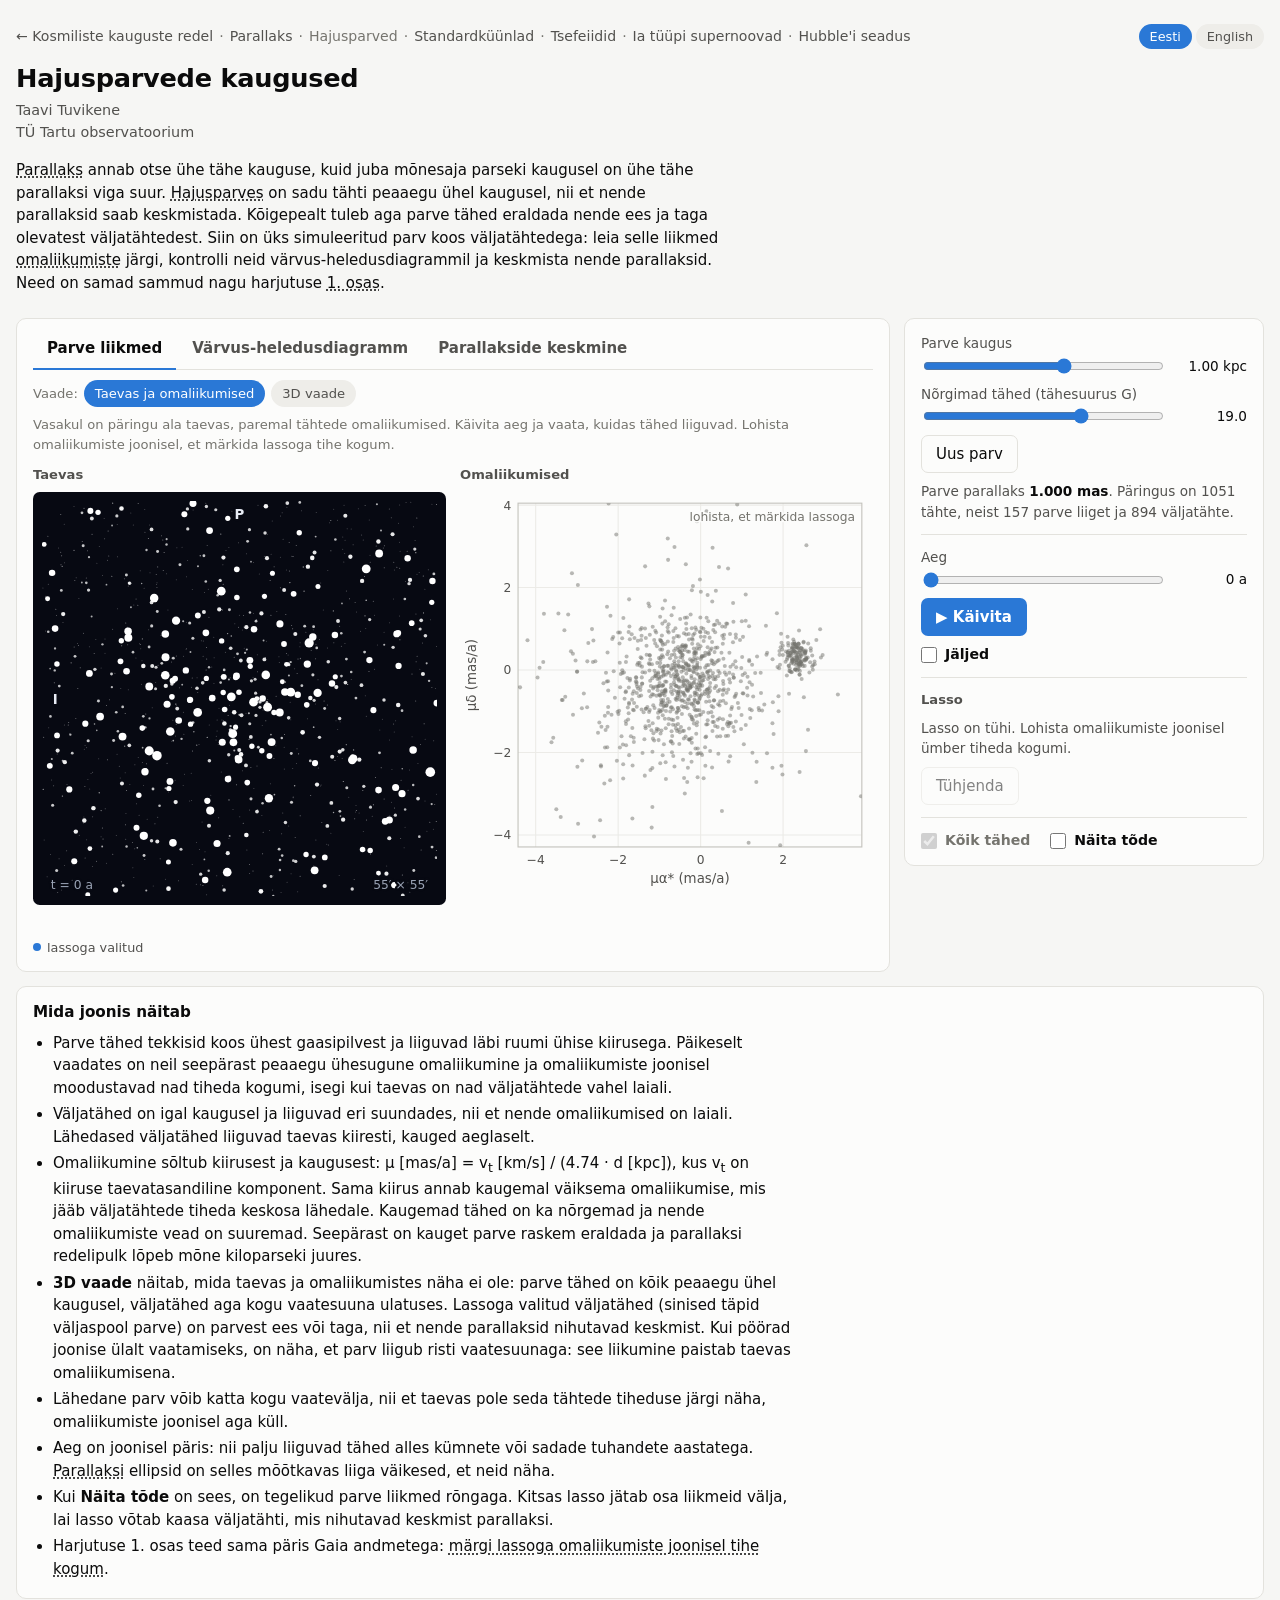
<file: hajusparved.html>
<!doctype html>
<html lang="et">
<head>
<meta charset="utf-8">
<meta name="viewport" content="width=device-width, initial-scale=1">
<title>Hajusparvede kaugused</title>
<meta name="description" content="Interaktiivsed joonised hajusparvedest: parve liikmete leidmine omaliikumiste järgi, värvus-heledusdiagramm ja parallakside keskmistamine."
  data-en-content="Interactive drawings of open clusters: finding the cluster members by their proper motions, the colour–magnitude diagram and averaging the parallaxes.">
<script>
// The language is set before the page is drawn: ?lang=et or ?lang=en in the address (remembered), else the last
// choice, else Estonian.
(() => {
  let l = new URLSearchParams(location.search).get('lang');
  if (l === 'et' || l === 'en') { try { localStorage.setItem('lang', l); } catch (e) {} }
  else { try { l = localStorage.getItem('lang'); } catch (e) {} }
  document.documentElement.lang = l === 'en' ? 'en' : 'et';
})();
</script>
<style>
:root {
  color-scheme: light;
  --bg: #f6f6f4;
  --surface: #fcfcfb;
  --border: #e3e2dd;
  --text-1: #0b0b0b;
  --text-2: #52514e;
  --text-3: #75746e;
  --grid: #ecebe7;
  --axis: #c4c3bd;
  --sel: #2a78d6;
  --accent: #eb6834;
  --btn: #2a78d6;
  --btn-text: #ffffff;
  --chip: #eeede9;
  --good: #1f8a4c;
  --bad: #c62828;
  --night: #070912;
  --sun: #f2b01e;
  --sky: #e9edf4;
}
@media (prefers-color-scheme: dark) {
  :root:not([data-theme="light"]) {
    color-scheme: dark;
    --bg: #121211;
    --surface: #1a1a19;
    --border: #2f2f2c;
    --text-1: #ffffff;
    --text-2: #c3c2b7;
    --text-3: #959489;
    --grid: #282826;
    --axis: #4a4a46;
    --sel: #3987e5;
    --accent: #d95926;
    --btn: #3987e5;
    --btn-text: #ffffff;
    --chip: #262624;
    --good: #4cc27a;
    --bad: #f06a6a;
    --night: #05060c;
    --sun: #f5c04a;
    --sky: #161a24;
  }
}
:root[data-theme="dark"] {
  color-scheme: dark;
  --bg: #121211;
  --surface: #1a1a19;
  --border: #2f2f2c;
  --text-1: #ffffff;
  --text-2: #c3c2b7;
  --text-3: #959489;
  --grid: #282826;
  --axis: #4a4a46;
  --sel: #3987e5;
  --accent: #d95926;
  --btn: #3987e5;
  --btn-text: #ffffff;
  --chip: #262624;
  --good: #4cc27a;
  --bad: #f06a6a;
  --night: #05060c;
  --sun: #f5c04a;
  --sky: #161a24;
}

* { box-sizing: border-box; }
[hidden] { display: none !important; }
/* The page has both languages side by side; data-l marks the text of one, and the other is hidden. */
:root[lang="et"] [data-l="en"], :root[lang="en"] [data-l="et"] { display: none !important; }
html, body { margin: 0; }
body {
  background: var(--bg);
  color: var(--text-1);
  font: 15px/1.5 system-ui, -apple-system, "Segoe UI", Roboto, sans-serif;
}
main { max-width: 1280px; margin: 0 auto; padding: 24px 16px 48px; }
.top { display: flex; flex-wrap: wrap; justify-content: space-between; align-items: baseline; gap: 6px 16px; margin: 0 0 14px; }
.back { font-size: 0.88rem; margin: 0; color: var(--text-3); }
.langs { display: flex; gap: 4px; }
.langs button { font-size: 0.8rem; padding: 2px 10px; border-radius: 999px; background: var(--chip); border-color: transparent; color: var(--text-2); }
.top .langs button[aria-pressed="true"] { background: var(--btn); color: var(--btn-text); border-color: transparent; }
.back a { color: var(--text-2); text-decoration: none; }
.back a:hover { color: var(--sel); }
.back .sep { margin: 0 6px; }
h1 { font-size: 1.6rem; line-height: 1.2; margin: 0 0 10px; font-weight: 650; letter-spacing: -0.01em; }
.byline { color: var(--text-2); font-size: 0.9rem; margin: -4px 0 16px; }
.intro a, .explain a, .links a, .hint a { color: inherit; text-decoration: underline dotted; text-underline-offset: 2px; }
.intro a:hover, .explain a:hover, .links a:hover, .hint a:hover { color: var(--sel); text-decoration-style: solid; }
.intro { margin: 0 0 24px; max-width: 75ch; }
h2 { font-size: 0.95rem; margin: 0; font-weight: 600; }
.hint { color: var(--text-3); font-size: 0.82rem; margin: 2px 0 0; }

.card {
  background: var(--surface);
  border: 1px solid var(--border);
  border-radius: 10px;
  padding: 14px 16px;
}
.layout { display: grid; grid-template-columns: minmax(0, 1fr) 360px; gap: 14px; align-items: start; }
.tabs { display: flex; flex-wrap: wrap; align-items: center; gap: 2px; border-bottom: 1px solid var(--border); margin: -4px 0 10px; }
.tabs button {
  border: none; border-radius: 0; background: none; padding: 8px 14px; margin-bottom: -1px;
  color: var(--text-2); font-weight: 550; border-bottom: 2px solid transparent;
}
.tabs button:hover { color: var(--text-1); }
.tabs button[aria-selected="true"] { color: var(--text-1); border-bottom-color: var(--btn); }

svg.scene { display: block; width: 100%; height: auto; margin-top: 8px; user-select: none; -webkit-user-select: none; font-family: inherit; }
#pm { touch-action: none; cursor: crosshair; }
#space { touch-action: none; cursor: grab; }
#space.dragging { cursor: grabbing; }
.sun { fill: var(--sun); stroke: var(--surface); stroke-width: 1.5; }
.plane { fill: none; stroke: var(--text-1); stroke-width: 1; }
.edge { stroke: var(--text-1); stroke-width: 1; }
.ref { stroke: var(--text-3); stroke-width: 1; stroke-dasharray: 4 4; fill: none; }
.duo { display: grid; grid-template-columns: 1fr 1fr; gap: 14px; }
.duo > div { min-width: 0; }
.sub { font-size: 0.82rem; font-weight: 600; color: var(--text-2); margin: 10px 0 0; }
.badge { display: inline-block; font-size: 0.72rem; font-weight: 600; padding: 0 6px; border-radius: 999px; background: var(--chip); color: var(--text-3); }

/* Controls */
.controls { display: flex; flex-direction: column; gap: 12px; }
.group { display: flex; flex-direction: column; gap: 8px; }
.controls .group:not([hidden]) ~ .group:not([hidden]) { border-top: 1px solid var(--border); padding-top: 12px; }
.group h3 { font-size: 0.82rem; font-weight: 600; color: var(--text-2); margin: 0; }
.slider { display: grid; grid-template-columns: 1fr 5.5em; align-items: center; gap: 2px 10px; font-size: 0.85rem; color: var(--text-2); }
.slider label { grid-column: 1 / -1; }
.slider output { font-variant-numeric: tabular-nums; text-align: right; color: var(--text-1); }
input[type="range"] { accent-color: var(--btn); width: 100%; min-width: 0; }
.toggle { display: flex; gap: 8px; align-items: center; font-size: 0.88rem; color: var(--text-1); font-weight: 550; }
.toggle.dis { color: var(--text-3); }
.toggles { display: flex; flex-wrap: wrap; gap: 6px 20px; }
.toggles.col { flex-direction: column; }
.toggle input { accent-color: var(--btn); width: 16px; height: 16px; margin: 0; }
button {
  font: inherit; cursor: pointer; border-radius: 7px; padding: 7px 14px;
  border: 1px solid var(--border); background: var(--surface); color: var(--text-1);
}
button:disabled { cursor: default; opacity: 0.5; }
button.primary { background: var(--btn); color: var(--btn-text); border-color: transparent; font-weight: 600; }
button:focus-visible, input:focus-visible, [tabindex]:focus-visible { outline: 2px solid var(--sel); outline-offset: 2px; }
.btnrow { display: flex; flex-wrap: wrap; gap: 6px; }
.views-btns { display: flex; flex-wrap: wrap; gap: 6px; align-items: center; margin: 0 0 8px; font-size: 0.82rem; color: var(--text-3); }
.views-btns button { font-size: 0.82rem; padding: 3px 10px; border-radius: 999px; background: var(--chip); border-color: transparent; color: var(--text-2); }
.views-btns button[aria-pressed="true"] { background: var(--btn); color: var(--btn-text); }
.readout { margin: 0; font-size: 0.85rem; color: var(--text-2); font-variant-numeric: tabular-nums; }
.readout b { color: var(--text-1); font-weight: 600; }
.readout:empty { display: none; }
#hoverRead { min-height: 1.5em; margin-top: 6px; }
#hoverRead:empty { display: block; }
.formula { font-size: 0.82rem; color: var(--text-2); background: var(--chip); border-radius: 6px; padding: 6px 8px; margin: 0; font-variant-numeric: tabular-nums; overflow-wrap: anywhere; }
.formula:empty { display: none; }
.ok { color: var(--good); }
.off { color: var(--bad); }
table.res { border-collapse: collapse; font-size: 0.85rem; font-variant-numeric: tabular-nums; color: var(--text-2); }
table.res td { padding: 2px 10px 2px 0; }
table.res td.n { text-align: right; color: var(--text-1); }

/* Scenes and plots */
.night { fill: var(--night); }
.nl { fill: #e8ecf5; font-size: 12px; font-weight: 600; paint-order: stroke; stroke: var(--night); stroke-width: 4px; stroke-linejoin: round; }
.nl2 { fill: #9aa3b5; font-size: 11px; paint-order: stroke; stroke: var(--night); stroke-width: 4px; stroke-linejoin: round; }
.skystar { fill: #ffffff; }
.skysel { fill: #8fbcff; }
.skymem { fill: none; stroke: #ffa060; stroke-width: 1.3; }
.skyhov { fill: none; stroke: #ffe066; stroke-width: 1.5; }
.skytrack { stroke: #9aa3b5; stroke-width: 0.8; opacity: 0.5; }
.skytrack.sel { stroke: #8fbcff; opacity: 0.8; }
.trail3 { stroke: var(--text-3); stroke-width: 0.8; opacity: 0.5; }
.trail3.sel { stroke: var(--sel); opacity: 0.7; }
.tlbl { fill: var(--text-2); font-size: 11px; }
.lbl { fill: var(--text-1); font-size: 13px; font-weight: 600; paint-order: stroke; stroke: var(--surface); stroke-width: 3px; stroke-linejoin: round; }
.lbl2 { fill: var(--text-2); font-size: 12px; paint-order: stroke; stroke: var(--surface); stroke-width: 3px; stroke-linejoin: round; }
.lbl3 { fill: var(--text-3); font-size: 11px; paint-order: stroke; stroke: var(--surface); stroke-width: 3px; stroke-linejoin: round; }
.gridline { stroke: var(--grid); stroke-width: 1; }
.axisline { stroke: var(--axis); stroke-width: 1; fill: none; }
.fpt { fill: var(--text-3); opacity: 0.5; }
.fpt.dark { fill: var(--text-2); opacity: 0.75; }
.spt { fill: var(--sel); }
.mring { fill: none; stroke: var(--accent); stroke-width: 1.3; }
.hov { fill: none; stroke: var(--text-1); stroke-width: 1.5; }
.lasso { fill: color-mix(in srgb, var(--sel) 10%, transparent); stroke: var(--sel); stroke-width: 1.5; stroke-dasharray: 5 3; stroke-linejoin: round; }
.msline { stroke: var(--text-3); stroke-width: 1.5; stroke-dasharray: 6 4; fill: none; }
.arrow { stroke: var(--text-2); stroke-width: 1.5; fill: none; }
.arrowhead { fill: var(--text-2); }
.hist { fill: color-mix(in srgb, var(--sel) 40%, transparent); stroke: var(--sel); stroke-width: 0.8; }
.neg { fill: color-mix(in srgb, var(--bad) 9%, transparent); }
.truth { stroke: var(--text-1); stroke-width: 2; }
.meanline { stroke: var(--sel); stroke-width: 2; stroke-dasharray: 6 4; }
.invline { stroke: var(--bad); stroke-width: 2; stroke-dasharray: 2 3; }
.dot1 { fill: var(--sel); opacity: 0.6; }
.dot2 { fill: var(--bad); opacity: 0.6; }
.statl { stroke: var(--sel); stroke-width: 2; fill: none; }
.sysl { stroke: var(--accent); stroke-width: 2; stroke-dasharray: 6 4; fill: none; }
.zpl { stroke: var(--bad); stroke-width: 1.5; stroke-dasharray: 2 3; fill: none; }
.totl { stroke: var(--text-1); stroke-width: 2; fill: none; }
.extr { stroke-dasharray: 3 4; }
.curpt { fill: var(--text-1); stroke: var(--surface); stroke-width: 2; }

.legend { display: flex; flex-wrap: wrap; gap: 6px 16px; margin-top: 6px; font-size: 0.8rem; color: var(--text-2); }
.legend > span { display: inline-flex; align-items: center; gap: 6px; }
.legend i { display: inline-block; width: 18px; height: 0; border-top: 2px solid; }
.legend i.dot { width: 8px; height: 8px; border: none; border-radius: 50%; }
.legend i.ring { width: 8px; height: 8px; border: 1.5px solid; border-radius: 50%; }

.explain { margin-top: 14px; }
.explain ul { margin: 8px 0 0; padding-left: 20px; max-width: 80ch; }
.explain li { margin: 4px 0; }

@media (max-width: 960px) {
  .layout { grid-template-columns: 1fr; }
}
@media (max-width: 640px) {
  .duo { grid-template-columns: 1fr; }
}
</style>
</head>
<body>
<main>
  <div class="top">
    <p class="back" data-l="et"><a href="index.html">← Kosmiliste kauguste redel</a><span class="sep">·</span><a href="parallaks.html">Parallaks</a><span class="sep">·</span>Hajusparved<span class="sep">·</span><a href="standardkuunlad.html">Standardküünlad</a><span class="sep">·</span><a href="tsefeiidid.html">Tsefeiidid</a><span class="sep">·</span><a href="supernoovad.html">Ia tüüpi supernoovad</a><span class="sep">·</span><a href="hubble.html">Hubble'i seadus</a></p>
    <p class="back" data-l="en"><a href="index.html">← The cosmic distance ladder</a><span class="sep">·</span><a href="parallaks.html">Parallax</a><span class="sep">·</span>Open clusters<span class="sep">·</span><a href="standardkuunlad.html">Standard candles</a><span class="sep">·</span><a href="tsefeiidid.html">Cepheids</a><span class="sep">·</span><a href="supernoovad.html">Type Ia supernovae</a><span class="sep">·</span><a href="hubble.html">Hubble's law</a></p>
    <div class="langs" role="group" aria-label="Keel" data-en-aria-label="Language">
      <button type="button" data-lang="et" lang="et">Eesti</button>
      <button type="button" data-lang="en" lang="en">English</button>
    </div>
  </div>
  <h1><span data-l="et">Hajusparvede kaugused</span><span data-l="en">Distances of open clusters</span></h1>
  <p class="byline">Taavi Tuvikene<br><span data-l="et">TÜ Tartu observatoorium</span><span data-l="en">Tartu Observatory, University of Tartu</span></p>
  <p class="intro" data-l="et"><a href="parallaks.html">Parallaks</a> annab otse ühe tähe kauguse, kuid juba mõnesaja parseki kaugusel on ühe tähe parallaksi viga suur.
    <a href="https://et.wikipedia.org/wiki/Hajusparv" target="_blank" rel="noopener">Hajusparves</a> on sadu tähti peaaegu ühel kaugusel, nii et nende parallaksid saab keskmistada.
    Kõigepealt tuleb aga parve tähed eraldada nende ees ja taga olevatest väljatähtedest. Siin on üks simuleeritud parv koos väljatähtedega: leia selle liikmed
    <a class="en" href="https://en.wikipedia.org/wiki/Proper_motion" target="_blank" rel="noopener" title="Ingliskeelne Vikipeedia">omaliikumiste</a> järgi, kontrolli neid värvus-heledusdiagrammil
    ja keskmista nende parallaksid. Need on samad sammud nagu harjutuse <a href="index.html#osa-1">1. osas</a>.</p>
  <p class="intro" data-l="en"><a href="parallaks.html">Parallax</a> gives the distance of a single star directly, but already a few hundred parsecs away the parallax error of a single star is large.
    An <a href="https://en.wikipedia.org/wiki/Open_cluster" target="_blank" rel="noopener">open cluster</a> has hundreds of stars at nearly the same distance, so their parallaxes can be averaged.
    First, though, the cluster stars have to be told apart from the field stars in front of and behind them. Here is a simulated cluster with its field stars: find its members
    by their <a href="https://en.wikipedia.org/wiki/Proper_motion" target="_blank" rel="noopener">proper motions</a>, check them in the colour–magnitude diagram
    and average their parallaxes. These are the same steps as in <a href="index.html#osa-1">part 1</a> of the exercise.</p>

  <div class="layout">
    <section class="card">
      <div class="tabs" role="tablist" aria-label="Teema" data-en-aria-label="Topic">
        <button type="button" role="tab" id="tab1" aria-controls="pane1" aria-selected="true"><span data-l="et">Parve liikmed</span><span data-l="en">Cluster members</span></button>
        <button type="button" role="tab" id="tab2" aria-controls="pane2" aria-selected="false" tabindex="-1"><span data-l="et">Värvus-heledusdiagramm</span><span data-l="en">Colour–magnitude diagram</span></button>
        <button type="button" role="tab" id="tab3" aria-controls="pane3" aria-selected="false" tabindex="-1"><span data-l="et">Parallakside keskmine</span><span data-l="en">Averaging parallaxes</span></button>
      </div>

      <div id="pane1" role="tabpanel" aria-labelledby="tab1">
        <div class="views-btns" role="group" aria-label="Joonis" data-en-aria-label="Drawing">
          <span><span data-l="et">Vaade:</span><span data-l="en">View:</span></span>
          <button type="button" data-mode="main"><span data-l="et">Taevas ja omaliikumised</span><span data-l="en">Sky and proper motions</span></button>
          <button type="button" data-mode="space"><span data-l="et">3D vaade</span><span data-l="en">3D view</span></button>
        </div>
        <div id="modeMain">
          <p class="hint" data-l="et">Vasakul on päringu ala taevas, paremal tähtede omaliikumised. Käivita aeg ja vaata, kuidas tähed liiguvad. Lohista omaliikumiste joonisel, et märkida lassoga tihe kogum.</p>
          <p class="hint" data-l="en">On the left is the field of the query on the sky, on the right the proper motions of the stars. Play the time and watch the stars move. Drag in the proper motion plot to mark a dense clump with the lasso.</p>
          <div class="duo">
            <div>
              <p class="sub"><span data-l="et">Taevas</span><span data-l="en">Sky</span></p>
              <svg id="sky" class="scene" viewBox="0 0 370 370" role="img" aria-label="Päringu ala taevas, tähed liiguvad oma omaliikumisega" data-en-aria-label="The field of the query on the sky, the stars moving with their proper motions"></svg>
            </div>
            <div>
              <p class="sub"><span data-l="et">Omaliikumised</span><span data-l="en">Proper motions</span></p>
              <svg id="pm" class="scene" viewBox="0 0 370 370" role="img" aria-label="Tähtede omaliikumised; lohista, et märkida lassoga" data-en-aria-label="Proper motions of the stars; drag to mark with the lasso"></svg>
            </div>
          </div>
          <p class="readout" id="hoverRead" aria-live="polite"></p>
          <div class="legend">
            <span><i class="dot" style="background: var(--sel)"></i><span data-l="et">lassoga valitud</span><span data-l="en">picked with the lasso</span></span>
            <span id="lgMem1" hidden><i class="ring" style="border-color: var(--accent)"></i><span data-l="et">tegelik parve liige</span><span data-l="en">true cluster member</span></span>
          </div>
        </div>
        <div id="modeSpace" hidden>
          <p class="hint" data-l="et">Käivita aeg, et näha, kuidas parv liigub risti vaatesuunaga. Lohista joonist, et seda pöörata.
            Mõõtkava ei ole õige: parv on suurendatud. Väljatähtede kaugused on juhuslikud.</p>
          <p class="hint" data-l="en">Play the time to see how the cluster moves across the line of sight. Drag the drawing to turn it.
            The scale is not true: the cluster is enlarged. The distances of the field stars are random.</p>
          <svg id="space" class="scene" viewBox="0 0 760 520" role="img" aria-label="Ruumiline joonis: Päike, parv ja väljatähed" data-en-aria-label="3D drawing: the Sun, the cluster and the field stars"></svg>
          <div class="legend">
            <span id="lgMem3" hidden><i class="ring" style="border-color: var(--accent)"></i><span data-l="et">tegelik parve liige</span><span data-l="en">true cluster member</span></span>
            <span><i class="dot" style="background: var(--text-3); width: 5px; height: 5px"></i><span data-l="et">väljatäht</span><span data-l="en">field star</span></span>
            <span><i class="dot" style="background: var(--sel)"></i><span data-l="et">lassoga valitud</span><span data-l="en">picked with the lasso</span></span>
            <span><i style="border-color: var(--text-3); border-top-style: dashed"></i><span data-l="et">suund Päikesest</span><span data-l="en">direction from the Sun</span></span>
          </div>
        </div>
      </div>

      <div id="pane2" role="tabpanel" aria-labelledby="tab2" hidden>
        <p class="hint" id="cmdHint"><span data-l="et">Iga punkt on üks täht: paremal punasemad, üleval heledamad. Vahelehel „Parve liikmed“ lassoga valitud tähed on sinised.</span><span data-l="en">Each point is a star: redder to the right, brighter at the top. The stars picked with the lasso in the “Cluster members” tab are blue.</span></p>
        <svg id="cmd" class="scene" viewBox="0 0 760 500" role="img" aria-label="Värvus-heledusdiagramm" data-en-aria-label="Colour–magnitude diagram"></svg>
        <div class="legend" id="cmdLegend"></div>
      </div>

      <div id="pane3" role="tabpanel" aria-labelledby="tab3" hidden>
        <div class="views-btns" role="group" aria-label="Vaade" data-en-aria-label="View">
          <span><span data-l="et">Vaade:</span><span data-l="en">View:</span></span>
          <button type="button" data-view3="bias"><span data-l="et">Nihe</span><span data-l="en">Bias</span></button>
          <button type="button" data-view3="sys"><span data-l="et">Süstemaatika</span><span data-l="en">Systematics</span></button>
        </div>
        <div id="view3bias">
          <p class="hint" data-l="et">Parve N liikme mõõdetud parallaksid (üleval) ja neist ühekaupa arvutatud kaugused 1000/p (keskel). All on sama arvutus 200 korda uute mõõtmisvigadega.
            Nihe on suur, kui vead on suured: vii parv kaugemale, luba nõrgemaid tähti või lülita kaalud välja.</p>
          <p class="hint" data-l="en">The measured parallaxes of N cluster members (top) and the distances 1000/p computed from them one by one (middle). At the bottom is the same calculation 200 times with new measurement errors.
            The bias is large when the errors are large: move the cluster farther away, allow fainter stars or turn the weights off.</p>
          <svg id="bias" class="scene" viewBox="0 0 760 530" role="img" aria-label="Parallakside ja kauguste histogrammid ning korduste tulemused" data-en-aria-label="Histograms of the parallaxes and distances, and the results of the repeats"></svg>
          <div class="legend">
            <span><i style="border-color: var(--text-1)"></i><span data-l="et">tegelik väärtus</span><span data-l="en">true value</span></span>
            <span><i style="border-color: var(--sel); border-top-style: dashed"></i>1000 / ⟨p⟩</span>
            <span><i style="border-color: var(--bad); border-top-style: dotted"></i>⟨1000 / p⟩</span>
          </div>
        </div>
        <div id="view3sys" hidden>
          <p class="hint" data-l="et">Parve keskmise parallaksi viga tähtede arvu N järgi, logaritmteljed. Paremal on sama viga kauguse protsentides. All on 1000/⟨p⟩ 200 korda uute mõõtmisvigadega.</p>
          <p class="hint" data-l="en">The error of the cluster's mean parallax against the number of stars N, on logarithmic axes. On the right is the same error as a percentage of the distance. At the bottom is 1000/⟨p⟩ 200 times with new measurement errors.</p>
          <svg id="sys" class="scene" viewBox="0 0 760 450" role="img" aria-label="Keskmise parallaksi viga tähtede arvu järgi" data-en-aria-label="Error of the mean parallax against the number of stars"></svg>
          <div class="legend">
            <span><i style="border-color: var(--sel)"></i><span data-l="et">statistiline viga</span><span data-l="en">statistical error</span></span>
            <span id="lgSys"><i style="border-color: var(--accent); border-top-style: dashed"></i><span data-l="et">korreleeritud viga</span><span data-l="en">correlated error</span></span>
            <span><i style="border-color: var(--text-1)"></i><span data-l="et">kokku</span><span data-l="en">total</span></span>
            <span id="lgZp"><i style="border-color: var(--bad); border-top-style: dotted"></i><span data-l="et">parandamata nullpunkt</span><span data-l="en">uncorrected zero point</span></span>
          </div>
        </div>
      </div>
    </section>

    <section class="card controls" aria-label="Seaded" data-en-aria-label="Settings">
      <div class="group" data-tabs="tab1 tab2 tab3">
        <div class="slider"><label for="dist"><span data-l="et">Parve kaugus</span><span data-l="en">Cluster distance</span></label><input type="range" id="dist" min="0" max="1000" step="1"><output for="dist" id="distOut"></output></div>
        <div class="slider"><label for="glim"><span data-l="et">Nõrgimad tähed (tähesuurus G)</span><span data-l="en">Faintest stars (magnitude G)</span></label><input type="range" id="glim" min="15" max="21" step="0.5" value="19"><output for="glim" id="glimOut"></output></div>
        <div class="btnrow"><button type="button" id="newCl"><span data-l="et">Uus parv</span><span data-l="en">New cluster</span></button></div>
        <p class="readout" id="clRead"></p>
      </div>

      <div class="group" data-tabs="tab1">
        <div class="slider"><label for="time"><span data-l="et">Aeg</span><span data-l="en">Time</span></label><input type="range" id="time" min="0" max="1000" step="1" value="0"><output for="time" id="timeOut"></output></div>
        <div class="btnrow"><button type="button" class="primary" id="play">▶ Käivita</button></div>
        <label class="toggle"><input type="checkbox" id="tracks"><span data-l="et"> Jäljed</span><span data-l="en"> Tracks</span></label>
      </div>
      <div class="group" data-tabs="tab1">
        <h3>Lasso</h3>
        <p class="readout" id="lassoRead"></p>
        <div class="btnrow"><button type="button" id="clear"><span data-l="et">Tühjenda</span><span data-l="en">Clear</span></button></div>
      </div>

      <div class="group" data-tabs="tab2">
        <div class="toggles col">
          <label class="toggle"><input type="checkbox" id="abs"> <span data-l="et">Absoluutne M<sub>G</sub></span><span data-l="en">Absolute M<sub>G</sub></span></label>
          <label class="toggle" id="ownLbl"><input type="checkbox" id="own"><span data-l="et"> Iga täht oma kaugusega</span><span data-l="en"> Each star at its own distance</span></label>
          <label class="toggle"><input type="checkbox" id="bin" checked><span data-l="et"> Kaksiktähed</span><span data-l="en"> Binaries</span></label>
        </div>
        <div class="slider"><label for="ebv"><span data-l="et">Tolm: punanemine E(BP−RP)</span><span data-l="en">Dust: reddening E(BP−RP)</span></label><input type="range" id="ebv" min="0" max="1" step="0.05" value="0"><output for="ebv" id="ebvOut"></output></div>
        <p class="readout" id="cmdRead"></p>
      </div>

      <div class="group" data-tabs="tab1 tab2">
        <div class="toggles">
          <label class="toggle"><input type="checkbox" id="allStars" checked><span data-l="et"> Kõik tähed</span><span data-l="en"> All stars</span></label>
          <label class="toggle"><input type="checkbox" id="truth"><span data-l="et"> Näita tõde</span><span data-l="en"> Show the truth</span></label>
        </div>
      </div>

      <div class="group" data-tabs="tab3">
        <div class="slider"><label for="nst"><span data-l="et">Tähtede arv N</span><span data-l="en">Number of stars N</span></label><input type="range" id="nst" min="5" max="150" step="1" value="50"><output for="nst" id="nstOut"></output></div>
        <label class="toggle"><input type="checkbox" id="weighted" checked><span data-l="et"> Kaalutud (kaal 1/σ²)</span><span data-l="en"> Weighted (weight 1/σ²)</span></label>
        <div id="biasRead"></div>
      </div>
      <div class="group" data-tabs="tab3">
        <h3><span data-l="et">Süstemaatilised vead</span><span data-l="en">Systematic errors</span></h3>
        <div class="toggles col">
          <label class="toggle"><input type="checkbox" id="zp" checked><span data-l="et"> Gaia nullpunkt (−0.017 mas)</span><span data-l="en"> Gaia zero point (−0.017 mas)</span></label>
          <label class="toggle"><input type="checkbox" id="zpcorr" checked><span data-l="et"> Nullpunkti parandus (+0.017 mas)</span><span data-l="en"> Zero-point correction (+0.017 mas)</span></label>
          <label class="toggle"><input type="checkbox" id="corr" checked><span data-l="et"> Korreleeritud vead (0.010 mas)</span><span data-l="en"> Correlated errors (0.010 mas)</span></label>
        </div>
        <p class="readout" id="sysRead"></p>
      </div>
    </section>
  </div>

  <section class="card explain">
    <h2><span data-l="et">Mida joonis näitab</span><span data-l="en">What the drawings show</span></h2>
    <ul data-tab="tab1" data-l="et">
      <li>Parve tähed tekkisid koos ühest gaasipilvest ja liiguvad läbi ruumi ühise kiirusega. Päikeselt vaadates on neil seepärast peaaegu ühesugune omaliikumine ja omaliikumiste joonisel moodustavad nad tiheda kogumi,
        isegi kui taevas on nad väljatähtede vahel laiali.</li>
      <li>Väljatähed on igal kaugusel ja liiguvad eri suundades, nii et nende omaliikumised on laiali. Lähedased väljatähed liiguvad taevas kiiresti, kauged aeglaselt.</li>
      <li>Omaliikumine sõltub kiirusest ja kaugusest: μ [mas/a] = v<sub>t</sub> [km/s] / (4.74 · d [kpc]), kus v<sub>t</sub> on kiiruse taevatasandiline komponent. Sama kiirus annab kaugemal väiksema omaliikumise,
        mis jääb väljatähtede tiheda keskosa lähedale. Kaugemad tähed on ka nõrgemad ja nende omaliikumiste vead on suuremad. Seepärast on kauget parve raskem eraldada ja parallaksi redelipulk lõpeb mõne kiloparseki juures.</li>
      <li><b>3D vaade</b> näitab, mida taevas ja omaliikumistes näha ei ole: parve tähed on kõik peaaegu ühel kaugusel, väljatähed aga kogu vaatesuuna ulatuses.
        Lassoga valitud väljatähed (sinised täpid väljaspool parve) on parvest ees või taga, nii et nende parallaksid nihutavad keskmist.
        Kui pöörad joonise ülalt vaatamiseks, on näha, et parv liigub risti vaatesuunaga: see liikumine paistab taevas omaliikumisena.</li>
      <li>Lähedane parv võib katta kogu vaatevälja, nii et taevas pole seda tähtede tiheduse järgi näha, omaliikumiste joonisel aga küll.</li>
      <li>Aeg on joonisel päris: nii palju liiguvad tähed alles kümnete või sadade tuhandete aastatega. <a href="parallaks.html">Parallaksi</a> ellipsid on selles mõõtkavas liiga väikesed, et neid näha.</li>
      <li>Kui <b>Näita tõde</b> on sees, on tegelikud parve liikmed rõngaga. Kitsas lasso jätab osa liikmeid välja, lai lasso võtab kaasa väljatähti, mis nihutavad keskmist parallaksi.</li>
      <li>Harjutuse 1. osas teed sama päris Gaia andmetega: <a href="index.html#plots">märgi lassoga omaliikumiste joonisel tihe kogum</a>.</li>
    </ul>
    <ul data-tab="tab1" data-l="en">
      <li>The stars of a cluster formed together from one gas cloud and move through space with a common velocity. Seen from the Sun they therefore have nearly the same proper motion and form a dense clump in the proper motion plot,
        even when on the sky they are scattered among the field stars.</li>
      <li>Field stars are at all distances and move in different directions, so their proper motions are spread out. Nearby field stars move fast on the sky, distant ones slowly.</li>
      <li>The proper motion depends on the velocity and the distance: μ [mas/yr] = v<sub>t</sub> [km/s] / (4.74 · d [kpc]), where v<sub>t</sub> is the component of the velocity in the plane of the sky. The same velocity gives a smaller proper motion farther away,
        which falls close to the dense centre of the field stars. Distant stars are also fainter, and their proper motion errors are larger. This is why a distant cluster is harder to separate, and the parallax rung ends at a few kiloparsecs.</li>
      <li>The <b>3D view</b> shows what cannot be seen on the sky or in the proper motions: the cluster stars are all at nearly the same distance, but the field stars are spread along the whole line of sight.
        Field stars picked with the lasso (blue dots outside the cluster) are in front of or behind the cluster, so their parallaxes shift the mean.
        If you turn the drawing to look from above, you can see that the cluster moves across the line of sight: on the sky this motion appears as the proper motion.</li>
      <li>A nearby cluster can fill the whole field of view, so that on the sky it cannot be seen from the density of stars, but in the proper motion plot it can.</li>
      <li>The time in the drawing is real: the stars move this much only in tens or hundreds of thousands of years. The <a href="parallaks.html">parallax</a> ellipses are too small to be seen at this scale.</li>
      <li>With <b>Show the truth</b> on, the true cluster members are ringed. A narrow lasso leaves some members out, a wide lasso takes in field stars, which shift the mean parallax.</li>
      <li>In part 1 of the exercise you do the same with real Gaia data: <a href="index.html#plots">mark the dense clump in the proper motion plot with the lasso</a>.</li>
    </ul>
    <ul data-tab="tab2" hidden data-l="et">
      <li><a href="https://et.wikipedia.org/wiki/Peajada" target="_blank" rel="noopener">Peajada</a>: tähed, mille tuumas põleb vesinik. Kuumemad (sinised, vasakul) on heledamad kui jahedamad (punased, paremal).
        Värvusindeks BP−RP on tähe sinise ja punase riba tähesuuruste vahe.</li>
      <li>Parve tähed on ühel kaugusel, ühevanused ja sama keemilise koostisega, seepärast moodustavad nad kitsa jada. Väljatähed on eri kaugustel: iga väljatäht on nihutatud oma kaugusmooduli võrra,
        nii et jada laguneb laiaks laiguks. Paremal üleval on kaugete punaste hiidude haru.</li>
      <li>Absoluutne tähesuurus M<sub>G</sub> = G − 5 log₁₀ d + 5 eemaldab kauguse. Kui parve jada langeb pärast seda võrdlusjoonele, on parve kaugus usutav.
        Sama mõte on <a href="standardkuunlad.html#tahesuurused">standardküünalde lehel</a>.</li>
      <li><b>Iga täht oma kaugusega</b> kasutab iga tähe tegelikku kaugust. Siis langevad ka väljatähed peajadale ja hiiud moodustavad selle kohale oma haru: laik tuleb kaugustest, mitte erinevatest tähtedest.</li>
      <li>Kaks ühesugust tähte, mida ei saa eristada, on koos 0.75 tähesuurust heledamad kui üks. Seepärast on päris parvedes jada kohal teine, nõrgem riba kaksiktähtedest.</li>
      <li>Tolm neelab ja punastab valgust: täht paistab nõrgem ja punasem, A<sub>G</sub> ≈ 2 E(BP−RP). Harjutuse 1. osa absoluutse tähesuurusega diagramm tolmu ei arvesta, seepärast võib parve jada jääda võrdlusjoonest allapoole.
        Tolmust ja Wesenheiti tähesuurusest räägib <a href="tsefeiidid.html#tolm">tsefeiidide leht</a>.</li>
      <li>Harjutuse 1. osas kontrollid diagrammiga <a href="index.html#plots">lasso valikut</a>: jadast kaugel olevad tähed ei ole tõenäoliselt parve liikmed.</li>
    </ul>
    <ul data-tab="tab2" hidden data-l="en">
      <li><a href="https://en.wikipedia.org/wiki/Main_sequence" target="_blank" rel="noopener">Main sequence</a>: stars that burn hydrogen in their cores. The hotter ones (blue, on the left) are brighter than the cooler ones (red, on the right).
        The colour index BP−RP is the difference between the star's magnitudes in the blue and red bands.</li>
      <li>The cluster stars are at one distance, of one age and of the same chemical composition, so they form a narrow sequence. The field stars are at different distances: each field star is shifted by its own distance modulus,
        so the sequence spreads into a wide smear. At the top right is the branch of distant red giants.</li>
      <li>The absolute magnitude M<sub>G</sub> = G − 5 log₁₀ d + 5 removes the distance. If the cluster sequence then falls on the reference line, the cluster distance is plausible.
        The same idea is on the <a href="standardkuunlad.html#tahesuurused">standard candles page</a>.</li>
      <li><b>Each star at its own distance</b> uses the true distance of each star. Then the field stars also fall on the main sequence, and the giants form their own branch above it: the smear comes from the distances, not from different stars.</li>
      <li>Two identical stars that cannot be told apart are together 0.75 magnitudes brighter than one. This is why real clusters have a second, fainter band of binaries above the sequence.</li>
      <li>Dust absorbs and reddens light: a star looks fainter and redder, A<sub>G</sub> ≈ 2 E(BP−RP). The absolute magnitude diagram of part 1 of the exercise does not account for dust, so the cluster sequence may fall below the reference line.
        Dust and the Wesenheit magnitude are explained on the <a href="tsefeiidid.html#tolm">Cepheids page</a>.</li>
      <li>In part 1 of the exercise you use the diagram to check <a href="index.html#plots">the lasso selection</a>: stars far from the sequence are probably not cluster members.</li>
    </ul>
    <ul data-tab="tab3" hidden data-l="et">
      <li>Parallaksi mõõtmisviga on sümmeetriline: mõni täht saab liiga suure, mõni liiga väikese, nõrk täht isegi negatiivse parallaksi. Kaugus 1/p on aga kõver funktsioon: väike p annab väga suure kauguse,
        nii et kauguste jaotus on viltune ja pika sabaga.</li>
      <li>Seepärast tuleb kõigepealt keskmistada parallaksid ja alles siis pöörata: d = 1000 / ⟨p⟩. Üksikute kauguste keskmine ⟨1/p⟩ on nihkes suuremate kauguste poole, iga tähe kohta umbes (σ/p)² võrra.
        Näiteks 2 kpc kaugusel (p = 0.5 mas) on tähel, mille σ<sub>p</sub> = 0.25 mas, nihe juba umbes 25 %. 100 sellise tähe ⟨p⟩ viga on aga 0.025 mas ehk 5 % ja 1000/⟨p⟩ on peaaegu nihketa.</li>
      <li>Kaalud 1/σ² annavad heledatele, täpsetele tähtedele suurema kaalu. Ilma kaaludeta rikuvad nõrgad tähed ka ⟨p⟩.</li>
      <li>Statistiline viga väheneb tähtede arvuga kui 1/√N, kuid taevas lähestikku olevate tähtede Gaia parallaksivead on osaliselt ühised. Neid keskmistamine ei vähenda,
        seepärast liidab harjutuse 1. osa veale ruutudena 0.010 mas.</li>
      <li>Gaia DR3 parallaksid on keskmiselt umbes 0.017 mas liiga väikesed (nullpunkt, Lindegren jt 2021). Tegelikult sõltub nullpunkt tähe heledusest, värvist ja asukohast taevas; parvede nõrkadel tähtedel on see umbes −0.03 mas. Harjutuse 1. osa parandab iga tähe parallaksi tema enda nullpunkti järgi. Parandamata jääks 2 kpc kaugune parv 3.5 % liiga kaugele.
        Selline viga nihutab kõiki kaugusi korraga ja kandub <a href="standardkuunlad.html#kalibreerimine">redelil edasi</a>.</li>
      <li>Harjutuse 1. osa vahelehel <a href="index.html#dist">Kaugus</a> on samad valemid: kaalutud keskmine parallaks nullpunkti parandusega, statistiline ja süstemaatiline viga ning d = 1000 / ⟨p⟩.</li>
    </ul>
    <ul data-tab="tab3" hidden data-l="en">
      <li>The parallax measurement error is symmetric: some stars get too large a parallax, some too small, a faint star even a negative one. But the distance 1/p is a curved function: a small p gives a very large distance,
        so the distribution of the distances is skewed, with a long tail.</li>
      <li>This is why the parallaxes must be averaged first and only then inverted: d = 1000 / ⟨p⟩. The mean of the single distances ⟨1/p⟩ is biased towards larger distances, by about (σ/p)² for each star.
        For example, at 2 kpc (p = 0.5 mas) a star with σ<sub>p</sub> = 0.25 mas already has a bias of about 25 %. But the error of ⟨p⟩ for 100 such stars is 0.025 mas, or 5 %, and 1000/⟨p⟩ is nearly unbiased.</li>
      <li>The weights 1/σ² give bright, precise stars a larger weight. Without the weights, the faint stars spoil ⟨p⟩ too.</li>
      <li>The statistical error decreases with the number of stars as 1/√N, but the Gaia parallax errors of stars close together on the sky are partly shared. Averaging does not reduce them,
        so part 1 of the exercise adds 0.010 mas to the error in quadrature.</li>
      <li>Gaia DR3 parallaxes are on average about 0.017 mas too small (the zero point, Lindegren et al. 2021). In fact the zero point depends on the brightness, colour and position of the star on the sky; for the faint stars of clusters it is about −0.03 mas. Part 1 of the exercise corrects the parallax of each star by its own zero point. Without the correction, a cluster at 2 kpc would come out 3.5 % too far.
        Such an error shifts all distances at once and is carried <a href="standardkuunlad.html#kalibreerimine">up the ladder</a>.</li>
      <li>The <a href="index.html#dist">Distance</a> tab of part 1 of the exercise has the same formulas: the weighted mean parallax with the zero-point correction, the statistical and systematic errors, and d = 1000 / ⟨p⟩.</li>
    </ul>
  </section>
</main>

<script>
(() => {
  const NS = 'http://www.w3.org/2000/svg', $ = id => document.getElementById(id);
  // A text drawn by the script, in the language of the page.
  const L = (et, en) => (document.documentElement.lang === 'en' ? en : et);

  function el(tag, attrs, parent) {
    const e = document.createElementNS(NS, tag);
    for (const k in attrs) e.setAttribute(k, typeof attrs[k] === 'number' ? +attrs[k].toFixed(2) : attrs[k]);
    if (parent) parent.appendChild(e);
    return e;
  }
  function text(parent, x, y, s, cls, anchor) {
    const e = el('text', { x, y, class: cls || 'lbl', 'text-anchor': anchor || 'start' }, parent);
    e.textContent = s;
    return e;
  }
  const clamp = (v, a, b) => Math.max(a, Math.min(b, v));
  const minus = s => s.replace(/-/g, '−');
  const fmt = (v, d) => minus(v.toFixed(d));
  const fmtPct = v => { if (Math.abs(v) < 0.05) v = 0; return (v > 0 ? '+' : '') + fmt(v, Math.abs(v) < 10 ? 1 : 0) + ' %'; };
  const round2 = v => { const e = 10 ** (Math.floor(Math.log10(v)) - 1); return Math.round(v / e) * e; };
  // Three significant digits, with the thousands grouped in numbers of five digits or more.
  function sig(v, n = 3) {
    if (!isFinite(v) || v === 0) return '0';
    let s = v.toFixed(clamp(n - 1 - Math.floor(Math.log10(Math.abs(v))), 0, 8));
    if (Math.abs(v) >= 1e4) s = s.replace(/^-?\d+/, i => i.replace(/\B(?=(\d{3})+$)/g, L(' ', ',')));
    return minus(s);
  }
  const fmtPc = d => (d < 1000 ? sig(d) + ' pc' : sig(d / 1000) + ' kpc');
  function seeded(seed) { let s = seed % 2147483647; if (s <= 0) s += 2147483646; return () => (s = (s * 16807) % 2147483647) / 2147483647; }
  function gauss(r) { let u = 0; while (u === 0) u = r(); return Math.sqrt(-2 * Math.log(u)) * Math.cos(2 * Math.PI * r()); }
  const median = a => { const s = [...a].sort((x, y) => x - y), n = s.length; return n ? (n % 2 ? s[(n - 1) / 2] : (s[n / 2 - 1] + s[n / 2]) / 2) : NaN; };
  const quantile = (a, q) => { const s = [...a].sort((x, y) => x - y); return s.length ? s[clamp(Math.round(q * (s.length - 1)), 0, s.length - 1)] : NaN; };
  function mkScale(lo, hi, p0, p1, log) {
    const f = log ? v => (Math.log10(v) - Math.log10(lo)) / (Math.log10(hi) - Math.log10(lo)) : v => (v - lo) / (hi - lo);
    return v => p0 + f(v) * (p1 - p0);
  }
  function svgPoint(svg, e) {
    const p = svg.createSVGPoint();
    p.x = e.clientX; p.y = e.clientY;
    return p.matrixTransform(svg.getScreenCTM().inverse());
  }
  function niceStep(x) { const e = 10 ** Math.floor(Math.log10(x)), f = x / e; return (f < 1.5 ? 1 : f < 3.5 ? 2 : f < 7.5 ? 5 : 10) * e; }
  const decs = step => Math.max(0, -Math.floor(Math.log10(step) + 1e-9));
  function ticks(lo, hi, step) {
    const a = [], d = decs(step);
    for (let k = Math.ceil(lo / step - 1e-9); k * step <= hi + 1e-9; k++) a.push([k * step, fmt(k * step, d)]);
    return a;
  }
  // Plot frame with grid lines and tick labels; ticks are [value, label] pairs.
  function frame(g, B, X, Y, xt, yt, xtitle, ytitle, yOff = 40) {
    for (const [v, L] of xt) { const x = X(v); el('line', { x1: x, y1: B.y0, x2: x, y2: B.y1, class: 'gridline' }, g); if (L !== null) text(g, x, B.y1 + 15, L, 'tlbl', 'middle'); }
    for (const [v, L] of yt) { const y = Y(v); el('line', { x1: B.x0, y1: y, x2: B.x1, y2: y, class: 'gridline' }, g); if (L !== null) text(g, B.x0 - 6, y + 4, L, 'tlbl', 'end'); }
    el('rect', { x: B.x0, y: B.y0, width: B.x1 - B.x0, height: B.y1 - B.y0, class: 'axisline' }, g);
    if (xtitle) text(g, (B.x0 + B.x1) / 2, B.y1 + 32, xtitle, 'lbl2', 'middle');
    if (ytitle) text(g, 0, 0, ytitle, 'lbl2', 'middle').setAttribute('transform', `translate(${B.x0 - yOff} ${(B.y0 + B.y1) / 2}) rotate(-90)`);
  }
  function clipRect(svg, id, B) {
    const cp = el('clipPath', { id }, svg);
    el('rect', { x: B.x0, y: B.y0, width: B.x1 - B.x0, height: B.y1 - B.y0 }, cp);
    return `url(#${id})`;
  }
  function arrow(g, x1, y1, x2, y2) {
    el('line', { x1, y1, x2, y2, class: 'arrow' }, g);
    const a = Math.atan2(y2 - y1, x2 - x1), L = 8, W = 4, bx = x2 - L * Math.cos(a), by = y2 - L * Math.sin(a);
    el('polygon', { points: `${x2},${y2} ${bx - W * Math.sin(a)},${by + W * Math.cos(a)} ${bx + W * Math.sin(a)},${by - W * Math.cos(a)}`, class: 'arrowhead' }, g);
  }
  function inPoly(x, y, P) {
    let c = false;
    for (let i = 0, j = P.length - 1; i < P.length; j = i++) {
      const [xi, yi] = P[i], [xj, yj] = P[j];
      if ((yi > y) !== (yj > y) && x < (xj - xi) * (y - yi) / (yj - yi) + xi) c = !c;
    }
    return c;
  }

  /* ---------- The simulated cluster ---------- */
  const ZP = -0.017, SYS = 0.010;   // mas: Gaia DR3 parallax zero-point and the correlated error floor, as in part 1
  const K = 4.74;                   // km/s for 1 au/a: μ [mas/a] = v [km/s] / (4.74 d [kpc])
  const ARCMIN = 10800 / Math.PI;   // arcminutes in a radian
  const VREF = [-12, -8];           // km/s, the mean motion of the field stars relative to the Sun (α*, δ)
  const SIGV = 25, VREL = 25;       // km/s, the field's velocity scatter and the cluster's offset from the field mean
  const RC = 2;                     // pc, the cluster's radius (Gaussian σ per axis)
  const N_MEM = 220, N_FIELD = 4000;
  const DMIN = 20, DMAX = 8000;     // pc, the field stars' distance range

  // Gaia DR3 parallax and proper-motion errors by G magnitude, interpolated in log σ.
  const ERR = [[13, 0.015], [15, 0.02], [17, 0.07], [20, 0.5], [21, 1.3]];
  function gaiaErr(G) {
    if (G <= ERR[0][0]) return ERR[0][1];
    for (let i = 1; i < ERR.length; i++) {
      const [g0, e0] = ERR[i - 1], [g1, e1] = ERR[i];
      if (G <= g1) return 10 ** (Math.log10(e0) + (G - g0) / (g1 - g0) * (Math.log10(e1) - Math.log10(e0)));
    }
    return ERR[ERR.length - 1][1];
  }
  // The main sequence in the Gaia bands, after Pecaut & Mamajek: [BP−RP, M_G], from B5 V to M5 V.
  const MS = [[-0.17, -0.6], [0.0, 1.4], [0.6, 3.4], [0.82, 4.7], [0.98, 5.6], [1.4, 7.0], [1.85, 8.2], [2.6, 10.3], [3.2, 12.0]];
  function msColour(M) {
    if (M <= MS[0][1]) return MS[0][0];
    for (let i = 1; i < MS.length; i++) {
      const [c0, m0] = MS[i - 1], [c1, m1] = MS[i];
      if (M <= m1) return c0 + (M - m0) / (m1 - m0) * (c1 - c0);
    }
    return MS[MS.length - 1][0];
  }
  // Absolute magnitudes from about B8 V to M5 V, with more faint stars than bright ones.
  // The cluster is young and rich in bright stars; the field, mostly old, has relatively more faint ones.
  const lumFn = (r, k) => -0.3 + 12.3 * r() ** k;
  const K_MEM = 0.85, K_FIELD = 0.45;
  // An unresolved companion adds a fraction f of the light, up to 0.75 mag for an equal twin.
  const binary = r => -2.5 * Math.log10(1 + r() ** 2);

  // The intrinsic properties of the stars, which do not depend on the cluster's distance; the error draws are kept,
  // so that the same star has the same measurement every time it is shown.
  function makeCluster(seed) {
    const r = seeded(seed * 7919 + 13);
    const th = 2 * Math.PI * r();
    const vc = [VREF[0] + VREL * Math.cos(th), VREF[1] + VREL * Math.sin(th)];
    const errs = () => ({ za: gauss(r), zd: gauss(r), zp: gauss(r) });
    const mem = [], fld = [];
    for (let i = 0; i < N_MEM; i++) {
      const M = lumFn(r, K_MEM), bin = r() < 0.3 ? binary(r) : 0;
      mem.push({ M, bin, col: msColour(M) + 0.015 * gauss(r), ox: RC * gauss(r), oy: RC * gauss(r), dz: RC * gauss(r),
        v: [vc[0] + gauss(r), vc[1] + gauss(r)], rank: r(), ...errs() });
    }
    for (let i = 0; i < N_FIELD; i++) {
      const d = Math.cbrt(DMIN ** 3 + r() * (DMAX ** 3 - DMIN ** 3));
      let M, col;
      if (r() < 0.06) {  // giants: the red clump and the red giant branch
        if (r() < 0.4) { col = 1.2 + 0.05 * gauss(r); M = 0.45 + 0.15 * gauss(r); }
        else { col = 1.0 + 0.8 * r(); M = 1.0 - 4.5 * (col - 1.0) + 0.2 * gauss(r); }
      } else { M = lumFn(r, K_FIELD); col = msColour(M) + 0.05 * gauss(r); }
      fld.push({ d, M, col, bin: r() < 0.3 ? binary(r) : 0, fx: r() - 0.5, fy: r() - 0.5, u3: r(),
        v: [VREF[0] + SIGV * gauss(r), VREF[1] + SIGV * gauss(r)], ...errs() });
    }
    return { seed, vc, corr: gauss(r), mem, fld };
  }

  const st = {
    tab: 'tab1', mode: 'main', d: 1000, glim: 19, seed: 1,
    t: 0, playing: false, tracks: false, truth: false, all: true, poly: null, drawing: null, hover: -1,
    abs: false, own: false, bin: true, ebv: 0,
    N: 50, weighted: true, zp: true, zpcorr: true, corr: true, view3: 'bias',
  };
  let cl = makeCluster(st.seed);
  let S = [], W = 60, tmax = 1e5, pmR = null, mems = [];

  // The stars of the query: inside the field of view at the start and brighter than the faint limit.
  function derive() {
    const d = st.d;
    // The field of view is four times the cluster's radius on each side, but at least 20′ and at most 4°.
    W = clamp(8 * RC / d * ARCMIN, 20, 240);
    S = [];
    const add = (o, mem, dist, x, y, G, col) => {
      const sig = gaiaErr(G), pa = o.v[0] / (K * dist / 1000), pd = o.v[1] / (K * dist / 1000);
      S.push({ mem, dist, x, y, G, col, bin: o.bin, sig, pa, pd, ma: pa + o.za * sig, md: pd + o.zd * sig,
        p: 1000 / dist, pm: 1000 / dist + o.zp * sig, rank: o.rank || 0, u3: o.u3 || 0 });
    };
    for (const m of cl.mem) {
      const dist = d + m.dz, x = m.ox / dist * ARCMIN, y = m.oy / dist * ARCMIN;
      if (Math.abs(x) > W / 2 || Math.abs(y) > W / 2) continue;
      const G = m.M + m.bin + 5 * Math.log10(dist) - 5 + 2 * st.ebv;
      if (G <= st.glim) add(m, true, dist, x, y, G, m.col + st.ebv);
    }
    for (const f of cl.fld) {
      const G = f.M + f.bin + 5 * Math.log10(f.d) - 5;
      if (G <= st.glim && G > 4) add(f, false, f.d, f.fx * W, f.fy * W, G, f.col);
    }
    mems = S.map((s, i) => i).filter(i => S[i].mem).sort((a, b) => S[a].rank - S[b].rank);
    // The proper-motion plot shows the crowded part of the field and always the cluster.
    const cx = median(S.map(s => s.ma)), cy = median(S.map(s => s.md));
    const far = S.map(s => Math.max(Math.abs(s.ma - cx), Math.abs(s.md - cy)));
    const mc = cl.vc.map(v => v / (K * d / 1000));
    let h = Math.max(quantile(far, 0.85) * 1.1, 1.6 * Math.max(Math.abs(mc[0] - cx), Math.abs(mc[1] - cy)), 0.5);
    pmR = { cx, cy, h };
    // Over the whole time span the cluster moves about a quarter of the field.
    const mu = Math.hypot(...mc);
    tmax = round2(W / 4 * 60000 / mu);
  }

  // The parallax that is averaged: the measurement, the zero-point and the correlated error, and the correction.
  const plx = s => s.pm + (st.zp ? ZP : 0) + (st.corr ? cl.corr * SYS : 0) - (st.zpcorr ? ZP : 0);
  function wmean(list, pf = plx) {
    let sw = 0, swp = 0, n = 0;
    for (const s of list) { const w = st.weighted ? 1 / s.sig ** 2 : 1; sw += w; swp += w * pf(s); n++; }
    return { p: swp / sw, e: st.weighted ? 1 / Math.sqrt(sw) : Math.sqrt(list.reduce((a, s) => a + s.sig ** 2, 0)) / n, n };
  }
  let selCache = null;
  function selected() {
    if (!st.poly) return [];
    if (selCache) return selCache;
    selCache = [];
    S.forEach((s, i) => { if (inPoly(s.ma, s.md, st.poly)) selCache.push(i); });
    return selCache;
  }
  function changed() { selCache = null; derive(); }
  // With "Kõik tähed" off, the plots show only the stars picked with the lasso, as in part 1.
  const shown = (i, sel) => st.all || sel.has(i);

  /* ---------- Tab 1: the sky and the proper motions ---------- */
  const sky = $('sky'), pmSvg = $('pm');
  const SB = { x0: 8, x1: 362, y0: 8, y1: 362 };
  const skyX = x => (SB.x0 + SB.x1) / 2 - x / W * (SB.x1 - SB.x0);   // east to the left
  const skyY = y => (SB.y0 + SB.y1) / 2 - y / W * (SB.y1 - SB.y0);
  const posAt = (s, t) => [s.x + s.pa * t / 60000, s.y + s.pd * t / 60000];
  // Stars are drawn by their brightness, as on star charts: the bright ones large, the faint ones small and dim, so that a
  // cluster's many bright members stand out from the mostly faint field.
  const starR = G => clamp(4.4 - 0.55 * (G - 9), 0.45, 4.4);
  const starOp = G => clamp(1 - 0.14 * (G - 13), 0.3, 1);
  const tYears = () => st.t * tmax;
  const TRAIL_G = 19;  // stars fainter than this get no tracks, which would only slow down the drawing

  function renderSky() {
    sky.textContent = '';
    const clip = clipRect(sky, 'skyclip', SB);
    el('rect', { x: 0, y: 0, width: 370, height: 370, rx: 6, class: 'night' }, sky);
    const g = el('g', { 'clip-path': clip }, sky);
    const t = tYears(), sel = new Set(selected());
    if (st.tracks && t > 0) {
      S.forEach((s, i) => {
        if (s.G > TRAIL_G || !shown(i, sel)) return;
        const [x, y] = posAt(s, t);
        // The track is as wide as about a third of the star's dot, so that bright stars leave wide tracks.
        el('line', { x1: skyX(s.x), y1: skyY(s.y), x2: skyX(x), y2: skyY(y), class: 'skytrack' + (sel.has(i) ? ' sel' : ''),
          style: `stroke-width: ${clamp(0.4 * starR(s.G), 0.5, 1.8).toFixed(2)}px` }, g);
      });
    }
    S.forEach((s, i) => {
      if (!shown(i, sel)) return;
      const [x, y] = posAt(s, t), cx = skyX(x), cy = skyY(y), r = starR(s.G);
      el('circle', { cx, cy, r: sel.has(i) ? r + 0.4 : r, class: sel.has(i) ? 'skysel' : 'skystar', opacity: sel.has(i) ? Math.max(0.6, starOp(s.G)) : starOp(s.G) }, g);
      if (st.truth && s.mem) el('circle', { cx, cy, r: r + 2.2, class: 'skymem' }, g);
    });
    if (st.hover >= 0 && S[st.hover]) {
      const [x, y] = posAt(S[st.hover], t);
      el('circle', { cx: skyX(x), cy: skyY(y), r: starR(S[st.hover].G) + 4.5, class: 'skyhov' }, g);
    }
    text(sky, 185, 24, L('P', 'N'), 'nl', 'middle');
    text(sky, 20, 190, L('I', 'E'), 'nl', 'middle');
    const side = W >= 60 ? sig(W / 60, 2) + '°' : sig(W, 2) + '′';
    text(sky, 354, 356, `${side} × ${side}`, 'nl2', 'end');
    text(sky, 16, 356, `t = ${sig(Math.round(t / 100) * 100 || 0, 3)} ${L('a', 'yr')}`, 'nl2');
  }

  const PB = { x0: 52, x1: 360, y0: 10, y1: 318 };
  let pmX = null, pmY = null;
  function pmScales() {
    const { cx, cy, h } = pmR;
    pmX = mkScale(cx - h, cx + h, PB.x0, PB.x1);
    pmY = mkScale(cy - h, cy + h, PB.y1, PB.y0);
  }
  const pmInv = p => [pmR.cx - pmR.h + (p.x - PB.x0) / (PB.x1 - PB.x0) * 2 * pmR.h, pmR.cy - pmR.h + (PB.y1 - p.y) / (PB.y1 - PB.y0) * 2 * pmR.h];
  let lassoPath = null;
  function renderPM() {
    pmSvg.textContent = '';
    pmScales();
    const { cx, cy, h } = pmR, step = niceStep(2 * h / 5);
    const g = el('g', {}, pmSvg);
    frame(g, PB, pmX, pmY, ticks(cx - h, cx + h, step), ticks(cy - h, cy + h, step), L('μα* (mas/a)', 'μα* (mas/yr)'), L('μδ (mas/a)', 'μδ (mas/yr)'), 38);
    const inner = el('g', { 'clip-path': clipRect(pmSvg, 'pmclip', PB) }, g);
    const sel = new Set(selected());
    if (st.all) S.forEach((s, i) => { if (!sel.has(i)) el('circle', { cx: pmX(s.ma), cy: pmY(s.md), r: 1.8, class: 'fpt' }, inner); });
    for (const i of sel) el('circle', { cx: pmX(S[i].ma), cy: pmY(S[i].md), r: 2.2, class: 'spt' }, inner);
    if (st.truth) S.forEach((s, i) => { if (s.mem && shown(i, sel)) el('circle', { cx: pmX(s.ma), cy: pmY(s.md), r: 3.6, class: 'mring' }, inner); });
    const poly = st.drawing || st.poly;
    lassoPath = el('path', { d: poly ? polyPath(poly, !st.drawing) : '', class: 'lasso' }, inner);
    if (st.hover >= 0 && S[st.hover]) el('circle', { cx: pmX(S[st.hover].ma), cy: pmY(S[st.hover].md), r: 5.5, class: 'hov' }, inner);
    if (!st.all) text(g, PB.x1 - 6, PB.y0 + 16, L('lasso töötab, kui kõik tähed on nähtaval', 'the lasso works when all stars are shown'), 'lbl3', 'end');
    else if (!st.poly && !st.drawing) text(g, PB.x1 - 6, PB.y0 + 16, L('lohista, et märkida lassoga', 'drag to mark with the lasso'), 'lbl3', 'end');
  }
  const polyPath = (P, closed) => P.map((p, i) => (i ? 'L' : 'M') + pmX(p[0]).toFixed(1) + ' ' + pmY(p[1]).toFixed(1)).join('') + (closed ? 'Z' : '');

  function hoverText() {
    const s = S[st.hover];
    if (!s) return '';
    let t = `G = <b>${fmt(s.G, 2)}</b>, BP−RP = ${fmt(s.col, 2)}, μα* = ${fmt(s.ma, 2)}, μδ = ${fmt(s.md, 2)} ${L('mas/a', 'mas/yr')}, p = ${fmt(plx(s), 3)} ± ${fmt(s.sig, 3)} mas`;
    if (st.truth) t += s.mem ? L(' · <b>parve liige</b>', ' · <b>cluster member</b>') : L(` · väljatäht ${fmtPc(s.dist)} kaugusel`, ` · field star at ${fmtPc(s.dist)}`);
    return t;
  }
  function nearest(px, py, pos, maxd = 8) {
    let best = -1, bd = maxd * maxd;
    const sel = new Set(selected());
    S.forEach((s, i) => { if (!shown(i, sel)) return; const [x, y] = pos(s), d2 = (x - px) ** 2 + (y - py) ** 2; if (d2 < bd) { bd = d2; best = i; } });
    return best;
  }
  function setHover(i) {
    if (i === st.hover) return;
    st.hover = i;
    renderSky(); renderPM();
    $('hoverRead').innerHTML = hoverText();
  }

  pmSvg.addEventListener('pointerdown', e => {
    const p = svgPoint(pmSvg, e);
    if (!st.all || p.x < PB.x0 || p.x > PB.x1 || p.y < PB.y0 || p.y > PB.y1) return;
    pmSvg.setPointerCapture(e.pointerId);
    st.drawing = [pmInv(p)];
    st.hover = -1;
    e.preventDefault();
  });
  pmSvg.addEventListener('pointermove', e => {
    const p = svgPoint(pmSvg, e);
    if (st.drawing) {
      const q = pmInv(p), l = st.drawing[st.drawing.length - 1];
      if (Math.hypot(pmX(q[0]) - pmX(l[0]), pmY(q[1]) - pmY(l[1])) > 2) {
        st.drawing.push(q);
        lassoPath.setAttribute('d', polyPath(st.drawing, false));
      }
      return;
    }
    setHover(nearest(p.x, p.y, s => [pmX(s.ma), pmY(s.md)]));
  });
  function endLasso() {
    if (!st.drawing) return;
    // A click or a very short drag leaves the previous lasso as it was.
    if (st.drawing.length >= 4) { st.poly = st.drawing; selCache = null; }
    st.drawing = null;
    render();
  }
  pmSvg.addEventListener('pointerup', endLasso);
  pmSvg.addEventListener('pointercancel', endLasso);
  pmSvg.addEventListener('pointerleave', () => { if (!st.drawing) setHover(-1); });
  sky.addEventListener('pointermove', e => {
    const p = svgPoint(sky, e), t = tYears();
    setHover(nearest(p.x, p.y, s => { const [x, y] = posAt(s, t); return [skyX(x), skyY(y)]; }));
  });
  sky.addEventListener('pointerleave', () => setHover(-1));

  /* ---------- Tab 1: the 3D view ---------- */
  // A schematic as on the parallax page, in units of its Earth's orbit, but without the Earth: the query cone ends at a
  // background plane at distance D from the Sun, perpendicular to the direction of the cluster, spanning ±H. The cluster
  // lies at ecliptic latitude β. A real distance r from the Sun is drawn at 2 + (D − 2) r / CUT, so that the stars stay clear of the Sun;
  // the plane, the sky, is at CUT = 6 kpc. The cluster is a small clump of all its members in the query. A sixth (F3) of
  // the query's field stars are scattered at random depths through the cone, also at the cluster's distance. Field stars picked with the lasso go
  // on their true side of the cluster, in front of it or between it and the plane, so that the view shows where the
  // lasso's field stars are.
  const space = $('space'), VW = 760, VH = 520, D = 13, H = 5, BETA = 50, F3 = 1 / 6, CLR = 0.35, GAP = 0.8, rad = Math.PI / 180;
  // The view starts at an angle, from behind the Sun turned towards the east, as the oblique view of the parallax page.
  // Dragging turns the view.
  const cam3 = { az: 36, el: 0 };
  const add3 = (a, b) => [a[0] + b[0], a[1] + b[1], a[2] + b[2]];
  const mul3 = (a, k) => [a[0] * k, a[1] * k, a[2] * k];
  const dot3 = (a, b) => a[0] * b[0] + a[1] * b[1] + a[2] * b[2];
  const cross3 = (p, q) => [p[1] * q[2] - p[2] * q[1], p[2] * q[0] - p[0] * q[2], p[0] * q[1] - p[1] * q[0]];
  // n points to the cluster, u to the east and N to the north on the sky, as on the parallax page.
  const B3 = { n: [Math.cos(BETA * rad), 0, Math.sin(BETA * rad)], u: [0, 1, 0], N: [-Math.sin(BETA * rad), 0, Math.cos(BETA * rad)] };
  const at = (a, e, nn) => add3(mul3(B3.n, a), add3(mul3(B3.u, e), mul3(B3.N, nn)));
  const CUT = () => 6000;
  const along = r => 2 + (D - 2) * r / CUT();
  // A field star on the cone, from its sky offset at time t: the field of view widens to ±H at the plane. The stars get
  // sparser towards the Sun, but not as much as the cone narrows. A star picked with the lasso keeps a gap of ±GAP from
  // the cluster, on its true side.
  function fieldAt(s, t, chosen) {
    const ac = along(st.d);
    let [lo, hi] = [2, D];
    if (chosen) [lo, hi] = s.dist < st.d ? [2, Math.max(2, ac - GAP)] : [Math.min(D, ac + GAP), D];
    const a = Math.sqrt(lo ** 2 + s.u3 * (hi ** 2 - lo ** 2));
    const [x, y] = posAt(s, t);
    return at(a, x / W * 2 * H * a / D, y / W * 2 * H * a / D);
  }
  // The cluster's centre drifts with the cluster's proper motion; a member is placed around it by its offset in parsecs.
  function centreAt(t) {
    const a = along(st.d), k = t / 60000 / W * 2 * H * a / D, mc = cl.vc.map(v => v / (K * st.d / 1000));
    return at(a, mc[0] * k, mc[1] * k);
  }
  function memberAt(s, c) {
    const ox = s.x * s.dist / ARCMIN, oy = s.y * s.dist / ARCMIN, dz = s.dist - st.d, k = CLR / RC;
    return add3(c, at(dz * k, ox * k, oy * k));
  }
  function camera3() {
    const a = cam3.az * rad, e = cam3.el * rad;
    const f = add3(mul3(add3(mul3(B3.n, -Math.cos(a)), mul3(B3.u, -Math.sin(a))), Math.cos(e)), mul3(B3.N, Math.sin(e)));  // towards the viewer
    // The screen's right is set from the horizontal direction alone, so that it is defined also when looking straight down.
    const h = add3(mul3(B3.n, Math.cos(a)), mul3(B3.u, Math.sin(a))), r0 = cross3(h, B3.N), r = mul3(r0, 1 / Math.hypot(...r0)), up = cross3(f, r);
    const box = [[-H, -H], [H, -H], [H, H], [-H, H]].map(([p, q]) => at(D, p, q));
    // A circle of radius 1 around the Sun, where the parallax page has the Earth's orbit, keeps the same framing.
    for (let i = 0; i < 24; i++) box.push([Math.cos(2 * Math.PI * i / 24), Math.sin(2 * Math.PI * i / 24), 0]);
    const xs = box.map(P => dot3(P, r)), ys = box.map(P => dot3(P, up));
    const x0 = Math.min(...xs), x1 = Math.max(...xs), y0 = Math.min(...ys), y1 = Math.max(...ys);
    const sc = Math.min(60, (VW - 60) / (x1 - x0), (VH - 70) / (y1 - y0)), cx = (x0 + x1) / 2, cy = (y0 + y1) / 2;
    return { p: P => [VW / 2 + sc * (dot3(P, r) - cx), VH / 2 + 6 - sc * (dot3(P, up) - cy)], depth: P => dot3(P, f) };
  }
  function render3D() {
    space.textContent = '';
    const cam = camera3(), t = tYears(), sel = new Set(selected()), C = centreAt(t);
    const line = (g, P, Q, cls) => { const [a, b] = [cam.p(P), cam.p(Q)]; el('line', { x1: a[0], y1: a[1], x2: b[0], y2: b[1], class: cls }, g); };
    const back = el('g', {}), front = el('g', {});
    // The sky and the edges of the view from the Sun to its corners.
    const corners3 = [[-H, -H], [H, -H], [H, H], [-H, H]].map(([p, q]) => at(D, p, q)), corners = corners3.map(cam.p);
    const planeBehind = cam.depth(at(D, 0, 0)) < cam.depth(C);
    el('polygon', { points: corners.map(q => q[0].toFixed(1) + ',' + q[1].toFixed(1)).join(' '), class: 'plane' }, back);
    for (const P of corners3) line(back, [0, 0, 0], P, 'edge');
    // The direction from the Sun through the cluster's centre, up to the sky.
    const hitS = mul3(C, D / dot3(C, B3.n));

    line(front, [0, 0, 0], hitS, 'ref');
    // The stars from far to near: the field stars, and the members of the cluster, which are ringed, as in the sky
    // view, only with the truth shown. With the tracks on, the path of each star brighter than TRAIL_G from the start is
    // drawn under the stars.
    const items = [], C0 = centreAt(0);
    S.forEach((s, i) => {
      // A fixed sixth of the field stars, chosen by a number of each star's own, so that a fainter limit only adds stars.
      if (s.mem || !shown(i, sel) || ((s.u3 * 1000) % 1 >= F3 && !sel.has(i))) return;
      items.push([fieldAt(s, t, sel.has(i)), fieldAt(s, 0, sel.has(i)), sel.has(i), sel.has(i) ? 'spt' : 'fpt dark', sel.has(i) ? 2 : 1.5, false, s.G]);
    });
    mems.forEach(i => shown(i, sel) && items.push([memberAt(S[i], C), memberAt(S[i], C0), sel.has(i), sel.has(i) ? 'spt' : 'fpt dark', 1.7, st.truth, S[i].G]));
    if (st.tracks && t > 0) for (const [P, P0, chosen, , , , G] of items) if (G <= TRAIL_G) line(front, P0, P, chosen ? 'trail3 sel' : 'trail3');
    items.map(([P, , , cls, r, ring]) => [cam.depth(P), cam.p(P), cls, r, ring]).sort((a, b) => a[0] - b[0])
      .forEach(([, [x, y], cls, r, ring]) => {
        el('circle', { cx: x, cy: y, r, class: cls }, front);
        if (ring) el('circle', { cx: x, cy: y, r: r + 2.2, class: 'mring' }, front);
      });
    const pSun = cam.p([0, 0, 0]), pC = cam.p(C);
    el('circle', { cx: pSun[0], cy: pSun[1], r: 9, class: 'sun' }, front);
    text(front, pSun[0], pSun[1] + 26, L('Päike', 'Sun'), 'lbl', 'middle');
    text(front, pC[0] + 14, pC[1] - 14, `${L('parv', 'cluster')}, ${fmtPc(st.d)}`, 'lbl');
    if (planeBehind) space.append(back, front); else space.append(front, back);

  }
  let drag3 = null;
  space.addEventListener('pointerdown', e => { drag3 = [e.clientX, e.clientY]; space.setPointerCapture(e.pointerId); space.classList.add('dragging'); });
  space.addEventListener('pointermove', e => {
    if (!drag3) return;
    const k = 360 / space.getBoundingClientRect().width * 0.6;
    cam3.az += (e.clientX - drag3[0]) * k;
    cam3.el = clamp(cam3.el + (e.clientY - drag3[1]) * k, -90, 90);
    drag3 = [e.clientX, e.clientY];
    if (!st.playing) render3D();
  });
  const endDrag3 = () => { drag3 = null; space.classList.remove('dragging'); };
  space.addEventListener('pointerup', endDrag3);
  space.addEventListener('pointercancel', endDrag3);
  document.querySelectorAll('[data-mode]').forEach(b => b.addEventListener('click', () => { st.mode = b.dataset.mode; st.hover = -1; render(); }));

  /* ---------- Tab 2: the colour–magnitude diagram ---------- */
  const CB = { x0: 64, x1: 740, y0: 12, y1: 448 };
  function distEstimate() {
    const sel = selected(), fromSel = sel.length >= 3;
    const list = (fromSel ? sel : mems).map(i => S[i]);
    if (!list.length) return null;
    const m = wmean(list);
    return m.p > 0 ? { d: 1000 / m.p, fromSel } : null;
  }
  function renderCMD() {
    const svg = $('cmd');
    svg.textContent = '';
    const g = el('g', {}, svg);
    const absMode = st.abs, own = st.abs && st.own, est = absMode ? distEstimate() : null;
    const mu = est ? 5 * Math.log10(est.d) - 5 : 0;
    const yOf = s => {
      const G = s.G - (s.mem && !st.bin ? s.bin : 0);
      return own ? G - 5 * Math.log10(s.dist) + 5 : G - mu;
    };
    let ylo, yhi;
    if (absMode) { ylo = -3; yhi = 14; }
    else { ylo = Math.floor(Math.min(...S.map(s => s.G), st.glim - 6)) - 0.5; yhi = st.glim + 0.5; }
    const X = mkScale(-0.5, 3.5, CB.x0, CB.x1), Y = mkScale(ylo, yhi, CB.y0, CB.y1);
    const ystep = yhi - ylo > 12 ? 2 : 1;
    frame(g, CB, X, Y, ticks(-0.5, 3.5, 0.5), ticks(Math.ceil(ylo), yhi, ystep), L('värvusindeks BP − RP (mag)', 'colour index BP − RP (mag)'), null);
    const yt = text(g, 0, 0, '', 'lbl2', 'middle');
    yt.setAttribute('transform', `translate(${CB.x0 - 44} ${(CB.y0 + CB.y1) / 2}) rotate(-90)`);
    const mg = 'M<tspan baseline-shift="sub" font-size="9">G</tspan>';
    yt.innerHTML = own ? L(`${mg} tähe enda kaugusega (mag)`, `${mg} at the star's own distance (mag)`)
      : absMode ? L(`absoluutne tähesuurus ${mg} (mag)`, `absolute magnitude ${mg} (mag)`) : L('näiv tähesuurus G (mag)', 'apparent magnitude G (mag)');
    const inner = el('g', { 'clip-path': clipRect(svg, 'cmdclip', CB) }, g);
    if (absMode) {
      el('polyline', { points: MS.map(([c, M]) => `${X(c).toFixed(1)},${Y(M).toFixed(1)}`).join(' '), class: 'msline' }, inner);
      text(inner, X(2.75) + 6, Y(10.6), L('peajada', 'main sequence'), 'lbl3');
    }
    // With a lasso selection, the selected stars are drawn on top of the others, which are paler; without one, all stars
    // are drawn alike. With the truth on, the members are ringed.
    const sel = new Set(selected()), hl = sel.size > 0;
    S.forEach((s, i) => {
      if (sel.has(i) || !shown(i, sel)) return;
      el('circle', { cx: X(s.col), cy: Y(yOf(s)), r: hl ? 1.6 : 2, class: hl ? 'fpt' : 'fpt dark' }, inner);
    });
    for (const i of sel) el('circle', { cx: X(S[i].col), cy: Y(yOf(S[i])), r: 2.4, class: 'spt' }, inner);
    if (st.truth) S.forEach((s, i) => { if (s.mem && shown(i, sel)) el('circle', { cx: X(s.col), cy: Y(yOf(s)), r: 3.6, class: 'mring' }, inner); });
    // The reddening vector for E(BP−RP) = 0.5 mag.
    const ax = X(2.6), ay = Y(ylo + 1.5);
    arrow(g, ax, ay, X(3.1), Y(ylo + 2.5));
    text(g, ax - 6, ay - 4, L('tolm: E(BP−RP) = 0.5', 'dust: E(BP−RP) = 0.5'), 'lbl3', 'end');

    $('cmdRead').innerHTML = !absMode ? '' : own ? L('Iga tähe absoluutne tähesuurus on arvutatud tema tegelikust kaugusest: M<sub>G</sub> = G − 5 log₁₀ d + 5.',
        'The absolute magnitude of each star is computed from its true distance: M<sub>G</sub> = G − 5 log₁₀ d + 5.')
      : est ? L(`M<sub>G</sub> = G − μ, kus μ = 5 log₁₀ d − 5 = <b>${fmt(mu, 2)}</b> ja d = 1000/⟨p⟩ = <b>${fmtPc(est.d)}</b> ${est.fromSel ? 'lassoga valitud tähtede' : 'parve liikmete'} keskmisest parallaksist.`,
        `M<sub>G</sub> = G − μ, where μ = 5 log₁₀ d − 5 = <b>${fmt(mu, 2)}</b> and d = 1000/⟨p⟩ = <b>${fmtPc(est.d)}</b> from the mean parallax of the ${est.fromSel ? 'stars picked with the lasso' : 'cluster members'}.`)
      : L('Keskmine parallaks ei ole positiivne, kaugust ei saa arvutada.', 'The mean parallax is not positive, so no distance can be computed.');
    const lg = [];
    if (hl) lg.push(`<span><i class="dot" style="background: var(--sel)"></i>${L('lassoga valitud', 'picked with the lasso')}</span>`);
    if (st.truth) lg.push(`<span><i class="ring" style="border-color: var(--accent)"></i>${L('tegelik parve liige', 'true cluster member')}</span>`);
    if (absMode) lg.push(`<span><i style="border-color: var(--text-3); border-top-style: dashed"></i>${L('peajada', 'main sequence')}</span>`);
    $('cmdLegend').innerHTML = lg.join('');
  }

  /* ---------- Tab 3: averaging parallaxes ---------- */
  const used = () => mems.slice(0, st.N).map(i => S[i]);
  // 200 repeats of the measurement with new errors; the draws depend only on the cluster, so that switching a toggle
  // compares the same repeats.
  function repeats(list) {
    const r = seeded(cl.seed * 104729 + list.length * 31 + 7), A = [], B = [];
    for (let k = 0; k < 200; k++) {
      const c = gauss(r) * SYS;
      let sw = 0, swp = 0, swd = 0, sd = 0;
      for (const s of list) {
        const p = s.p + gauss(r) * s.sig + (st.zp ? ZP : 0) + (st.corr ? c : 0) - (st.zpcorr ? ZP : 0);
        const w = st.weighted ? 1 / s.sig ** 2 : 1;
        sw += w; swp += w * p;
        if (p > 0) { swd += w; sd += w * 1000 / p; }
      }
      A.push(swp > 0 ? 1000 * sw / swp : Infinity);
      B.push(swd ? sd / swd : Infinity);
    }
    return { A, B };
  }
  // Counts the values in bins and returns the y scale; with a group given, also draws the bars.
  function histogram(g, vals, X, B, lo, hi, nb) {
    const w = (hi - lo) / nb, c = new Array(nb).fill(0);
    let under = 0, over = 0;
    for (const v of vals) { const i = Math.floor((v - lo) / w); if (i < 0) under++; else if (i >= nb) over++; else c[i]++; }
    const cmax = Math.max(3, ...c), Y = mkScale(0, cmax * 1.12, B.y1, B.y0);
    if (g) c.forEach((k, i) => { if (k) el('rect', { x: X(lo + i * w) + 0.5, y: Y(k), width: X(lo + w) - X(lo) - 1, height: B.y1 - Y(k), class: 'hist' }, g); });
    return { Y, cmax, under, over };
  }
  // Distance ticks in one unit for the whole axis, with as many decimals as the step needs.
  function distTicks(lo, hi, step) {
    const kpc = hi >= 1500;
    return ticks(lo, hi, step).map(([v]) => [v, kpc ? fmt(v / 1000, decs(step / 1000)) + ' kpc' : fmt(v, decs(step)) + ' pc']);
  }
  function vline(g, x, B, cls) { el('line', { x1: x, y1: B.y0, x2: x, y2: B.y1, class: cls }, g); }
  function strip(g, rows, X, y0, lo, hi) {
    const r = seeded(99);
    rows.forEach(([vals, cls, label], k) => {
      const y = y0 + k * 26;
      text(g, 62, y + 4, label, 'lbl3', 'end');
      for (const v of vals) if (v >= lo && v <= hi) el('circle', { cx: X(v), cy: y + (r() - 0.5) * 12, r: 2, class: cls }, g);
    });
  }

  function renderBias() {
    const svg = $('bias');
    svg.textContent = '';
    const list = used(), g = el('g', {}, svg);
    if (list.length < 2) { text(g, 380, 200, L('Liiga vähe parve liikmeid: tõsta nõrgimate tähtede piiri.', 'Too few cluster members: raise the limit of the faintest stars.'), 'lbl2', 'middle'); return; }
    const p0 = 1000 / st.d, d0 = st.d, ps = list.map(plx), m = wmean(list);
    // Parallaxes, spanning the measured values and the true one.
    const B1 = { x0: 70, x1: 740, y0: 10, y1: 140 };
    let lo = Math.min(quantile(ps, 0.02), p0 * 0.5), hi = Math.max(quantile(ps, 0.98), p0 * 1.5);
    const pad = (hi - lo) * 0.08; lo -= pad; hi += pad;
    const X1 = mkScale(lo, hi, B1.x0, B1.x1);
    if (lo < 0) el('rect', { x: B1.x0, y: B1.y0, width: X1(0) - B1.x0, height: B1.y1 - B1.y0, class: 'neg' }, g);
    const h1 = histogram(null, ps, X1, B1, lo, hi, 36);
    const st1 = niceStep(h1.cmax / 3);
    frame(g, B1, X1, h1.Y, ticks(lo, hi, niceStep((hi - lo) / 7)), ticks(0, h1.cmax * 1.1, st1), L('parallaks p (mas)', 'parallax p (mas)'), L('tähti', 'stars'), 40);
    histogram(g, ps, X1, B1, lo, hi, 36);
    vline(g, X1(p0), B1, 'truth');
    if (m.p > lo && m.p < hi) vline(g, X1(m.p), B1, 'meanline');
    const neg = ps.filter(p => p <= 0).length;
    if (neg) text(g, B1.x0 + 6, B1.y0 + 16, L(`${neg} negatiivset parallaksi`, `${neg} negative parallaxes`), 'lbl3');

    // Distances 1000/p of the single stars, from 0 to three times the true distance.
    const B2 = { x0: 70, x1: 740, y0: 196, y1: 326 }, dhi = 3 * d0, ds = ps.filter(p => p > 0).map(p => 1000 / p);
    const X2 = mkScale(0, dhi, B2.x0, B2.x1);
    const h2 = histogram(null, ds, X2, B2, 0, dhi, 36);
    const dstep = niceStep(dhi / 7);
    frame(g, B2, X2, h2.Y, distTicks(0, dhi, dstep), ticks(0, h2.cmax * 1.1, niceStep(h2.cmax / 3)), L('kaugus 1000 / p', 'distance 1000 / p'), L('tähti', 'stars'), 40);
    histogram(g, ds, X2, B2, 0, dhi, 36);
    vline(g, X2(d0), B2, 'truth');
    const dA = m.p > 0 ? 1000 / m.p : Infinity, dB = wmeanD(list, ps);
    if (dA < dhi) vline(g, X2(dA), B2, 'meanline');
    if (dB < dhi) vline(g, X2(dB), B2, 'invline');
    const notes = [];
    if (h2.over) notes.push(L(`${h2.over} kaugemal kui ${fmtPc(dhi)}`, `${h2.over} farther than ${fmtPc(dhi)}`));
    if (neg) notes.push(L(`${neg} negatiivse parallaksiga tähel kaugust pole`, `${neg} stars with a negative parallax have no distance`));
    if (notes.length) text(g, B2.x1 - 6, B2.y0 + 16, notes.join(' · '), 'lbl3', 'end');

    // The repeats as two strips of dots.
    const R = repeats(list), all = [...R.A, ...R.B].filter(isFinite);
    let slo = Math.min(quantile(all, 0.01), d0), shi = Math.max(quantile(all, 0.99), d0);
    const sp = (shi - slo) * 0.1 || d0 * 0.05; slo -= sp; shi += sp;
    const B3 = { x0: 70, x1: 740, y0: 384, y1: 478 }, X3 = mkScale(slo, shi, B3.x0, B3.x1);
    const xt = distTicks(slo, shi, niceStep((shi - slo) / 7));
    for (const [v, L] of xt) { el('line', { x1: X3(v), y1: B3.y0, x2: X3(v), y2: B3.y1, class: 'gridline' }, g); text(g, X3(v), B3.y1 + 15, L, 'tlbl', 'middle'); }
    el('rect', { x: B3.x0, y: B3.y0, width: B3.x1 - B3.x0, height: B3.y1 - B3.y0, class: 'axisline' }, g);
    text(g, (B3.x0 + B3.x1) / 2, B3.y1 + 32, L('200 kordust: parve kaugus kahel viisil', '200 repeats: the cluster distance in two ways'), 'lbl2', 'middle');
    vline(g, X3(d0), B3, 'truth');
    strip(g, [[R.A, 'dot1', '1000/⟨p⟩'], [R.B, 'dot2', '⟨1000/p⟩']], X3, B3.y0 + 34, slo, shi);
    const mA = median(R.A), mB = median(R.B);
    if (mA > slo && mA < shi) el('line', { x1: X3(mA), y1: B3.y0 + 22, x2: X3(mA), y2: B3.y0 + 46, class: 'meanline' }, g);
    if (mB > slo && mB < shi) el('line', { x1: X3(mB), y1: B3.y0 + 48, x2: X3(mB), y2: B3.y0 + 72, class: 'invline' }, g);

    const row = (label, v) => `<tr><td>${label}</td><td class="n">${isFinite(v) ? fmtPc(v) : '—'}</td><td class="n">${isFinite(v) && v !== d0 ? fmtPct((v / d0 - 1) * 100) : ''}</td></tr>`;
    $('biasRead').innerHTML = `<table class="res">${row(L('Tegelik kaugus', 'True distance'), d0)}${row('1000 / ⟨p⟩', dA)}${row('⟨1000 / p⟩', dB)}` +
      `<tr><td colspan="3" style="padding-top: 6px">${L('200 korduse mediaan:', 'Median of 200 repeats:')}</td></tr>${row('1000 / ⟨p⟩', mA)}${row('⟨1000 / p⟩', mB)}</table>` +
      (neg ? `<p class="hint">${L(`⟨1000/p⟩ jätab ${neg} negatiivse parallaksiga tähte välja.`, `⟨1000/p⟩ leaves out ${neg} stars with a negative parallax.`)}</p>` : '');
  }
  function wmeanD(list, ps) {
    let sw = 0, sd = 0;
    list.forEach((s, i) => { if (ps[i] > 0) { const w = st.weighted ? 1 / s.sig ** 2 : 1; sw += w; sd += w * 1000 / ps[i]; } });
    return sw ? sd / sw : Infinity;
  }

  function renderSys() {
    const svg = $('sys');
    svg.textContent = '';
    const g = el('g', {}, svg), all = mems.map(i => S[i]);
    if (all.length < 2) { text(g, 380, 200, L('Liiga vähe parve liikmeid: tõsta nõrgimate tähtede piiri.', 'Too few cluster members: raise the limit of the faintest stars.'), 'lbl2', 'middle'); return; }
    const p0 = 1000 / st.d;
    const B = { x0: 70, x1: 680, y0: 10, y1: 290 }, NMAX = 1000, ELO = 0.001, EHI = 3;
    const X = mkScale(1, NMAX, B.x0, B.x1, true), Y = mkScale(ELO, EHI, B.y1, B.y0, true);
    const yt = [0.001, 0.01, 0.1, 1].map(v => [v, String(v)]);
    frame(g, B, X, Y, [1, 10, 100, 1000].map(v => [v, String(v)]), yt, L('tähtede arv N', 'number of stars N'), L('keskmise parallaksi viga (mas)', 'error of the mean parallax (mas)'), 48);
    for (const [v] of yt) text(g, B.x1 + 6, Y(v) + 4, fmtPctPlain(v / p0 * 100), 'tlbl');
    text(g, 0, 0, L('kauguse viga', 'distance error'), 'lbl2', 'middle').setAttribute('transform', `translate(${B.x1 + 62} ${(B.y0 + B.y1) / 2}) rotate(90)`);
    // The statistical error of the first N members, extrapolated past the members there are.
    const sw = [], s2 = [];
    all.forEach((s, i) => { sw.push((sw[i - 1] || 0) + 1 / s.sig ** 2); s2.push((s2[i - 1] || 0) + s.sig ** 2); });
    const n = all.length;
    const stat = N => st.weighted ? 1 / Math.sqrt(N <= n ? sw[N - 1] : sw[n - 1] * N / n) : Math.sqrt(N <= n ? s2[N - 1] : s2[n - 1] * N / n) / N;
    const tot = N => Math.hypot(stat(N), st.corr ? SYS : 0);
    const inner = el('g', { 'clip-path': clipRect(svg, 'sysclip', B) }, g);
    const line = (f, N0, N1, cls) => {
      const P = [];
      for (let k = 0; k <= 80; k++) { const N = Math.round(N0 * (N1 / N0) ** (k / 80)); P.push(`${X(N).toFixed(1)},${Y(clamp(f(N), ELO / 2, EHI * 2)).toFixed(1)}`); }
      el('polyline', { points: P.join(' '), class: cls }, inner);
    };
    line(stat, 1, n, 'statl'); if (n < NMAX) line(stat, n, NMAX, 'statl extr');
    if (st.corr) { el('line', { x1: B.x0, y1: Y(SYS), x2: B.x1, y2: Y(SYS), class: 'sysl' }, inner); text(g, B.x1 - 6, Y(SYS) + 15, L('korreleeritud viga 0.010 mas', 'correlated error 0.010 mas'), 'lbl3', 'end'); }
    if (st.zp && !st.zpcorr) { el('line', { x1: B.x0, y1: Y(-ZP), x2: B.x1, y2: Y(-ZP), class: 'zpl' }, inner); text(g, B.x1 - 6, Y(-ZP) - 6, L('nullpunkti nihe 0.017 mas', 'zero-point offset 0.017 mas'), 'lbl3', 'end'); }
    line(tot, 1, n, 'totl'); if (n < NMAX) line(tot, n, NMAX, 'totl extr');
    const N = Math.min(st.N, n);
    el('circle', { cx: X(N), cy: Y(tot(N)), r: 5, class: 'curpt' }, g);
    text(g, X(N) + 8, Y(tot(N)) - 8, `N = ${N}`, 'lbl');
    if (n < NMAX) { el('line', { x1: X(n), y1: B.y1 - 6, x2: X(n), y2: B.y1, class: 'axisline' }, g); text(g, X(n) - 4, B.y1 - 10, L(`kõik ${n} liiget`, `all ${n} members`), 'lbl3', 'end'); }

    // The repeats of 1000/⟨p⟩ with the current toggles.
    const R = repeats(used()).A.filter(isFinite), d0 = st.d;
    let slo = Math.min(quantile(R, 0.01), d0 * 0.97), shi = Math.max(quantile(R, 0.99), d0 * 1.03);
    const sp = (shi - slo) * 0.1; slo -= sp; shi += sp;
    const B3 = { x0: 70, x1: 680, y0: 350, y1: 400 }, X3 = mkScale(slo, shi, B3.x0, B3.x1);
    for (const [v, L] of distTicks(slo, shi, niceStep((shi - slo) / 6))) { el('line', { x1: X3(v), y1: B3.y0, x2: X3(v), y2: B3.y1, class: 'gridline' }, g); text(g, X3(v), B3.y1 + 15, L, 'tlbl', 'middle'); }
    el('rect', { x: B3.x0, y: B3.y0, width: B3.x1 - B3.x0, height: B3.y1 - B3.y0, class: 'axisline' }, g);
    text(g, (B3.x0 + B3.x1) / 2, B3.y1 + 32, L(`200 kordust: 1000/⟨p⟩ ${N} tähest`, `200 repeats: 1000/⟨p⟩ from ${N} stars`), 'lbl2', 'middle');
    vline(g, X3(d0), B3, 'truth');
    strip(g, [[R, 'dot1', '']], X3, B3.y0 + 25, slo, shi);

    const e = tot(N), m = wmean(used()), dA = 1000 / m.p;
    const pe = fmtPctPlain(e / p0 * 100), zpe = fmtPct((p0 / (p0 + ZP) - 1) * 100);
    let t = L(`${N} tähest: statistiline viga <b>${fmt(stat(N), 4)} mas</b>` + (st.corr ? `, korreleeritud ${fmt(SYS, 3)} mas` : '') +
      `, kokku <b>${fmt(e, 4)} mas</b>, mis on kauguses <b>±${pe}</b>.`,
      `From ${N} stars: statistical error <b>${fmt(stat(N), 4)} mas</b>` + (st.corr ? `, correlated ${fmt(SYS, 3)} mas` : '') +
      `, total <b>${fmt(e, 4)} mas</b>, which is <b>±${pe}</b> in distance.`);
    if (st.zp && !st.zpcorr) t += L(` Nullpunkt on parandamata: kõik parallaksid on 0.017 mas liiga väikesed ja kaugus tuleb umbes <b>${zpe}</b> liiga suur.`,
      ` The zero point is uncorrected: all parallaxes are 0.017 mas too small, and the distance comes out about <b>${zpe}</b> too large.`);
    if (!st.zp && st.zpcorr) t += L(' Parandus ilma nullpunktita teeb parallaksid 0.017 mas liiga suureks.', ' The correction without the zero point makes the parallaxes 0.017 mas too large.');
    t += L(` Selle mõõtmise kaugus: ${fmtPc(dA)} (tegelik ${fmtPc(d0)}).`, ` Distance from this measurement: ${fmtPc(dA)} (true ${fmtPc(d0)}).`);
    $('sysRead').innerHTML = t;
  }
  function fmtPctPlain(v) { return (v < 1 ? sig(v, 2) : v < 10 ? fmt(v, 1) : sig(v, 2)) + ' %'; }

  /* ---------- Readouts and rendering ---------- */
  const SL = 1000, DLO = 100, DHI = 5000;
  const sliderD = v => DLO * (DHI / DLO) ** (v / SL);
  function readouts() {
    $('distOut').textContent = fmtPc(st.d);
    $('glimOut').textContent = fmt(st.glim, 1);
    $('ebvOut').textContent = fmt(st.ebv, 2);
    $('timeOut').textContent = sig(Math.round(tYears() / 100) * 100 || 0, 3) + L(' a', ' yr');
    const nm = mems.length, nf = S.length - nm;
    $('clRead').innerHTML = L(`Parve parallaks <b>${fmt(1000 / st.d, 3)} mas</b>. Päringus on ${S.length} tähte, neist ${nm} parve liiget ja ${nf} väljatähte.`,
      `Cluster parallax <b>${fmt(1000 / st.d, 3)} mas</b>. The query has ${S.length} stars: ${nm} cluster members and ${nf} field stars.`);
    const sel = selected(), found = sel.filter(i => S[i].mem).length, foreign = sel.length - found;
    if (!st.poly) $('lassoRead').innerHTML = L('Lasso on tühi. Lohista omaliikumiste joonisel ümber tiheda kogumi.', 'The lasso is empty. Drag around the dense clump in the proper motion plot.');
    else {
      const m = sel.length ? wmean(sel.map(i => S[i])) : null, pct = nm ? ` (${Math.round(100 * found / nm)} %)` : '';
      $('lassoRead').innerHTML = L(`Valitud <b>${sel.length}</b> tähte: leitud liikmeid <b>${found}</b> / ${nm}${pct}, võõraid <b>${foreign}</b>.`,
          `Picked <b>${sel.length}</b> stars: members found <b>${found}</b> / ${nm}${pct}, others <b>${foreign}</b>.`) +
        (m && m.p > 0 ? L(`<br>Valiku kaugus 1000/⟨p⟩ = <b>${fmtPc(1000 / m.p)}</b> (tegelik ${fmtPc(st.d)}).`,
          `<br>Distance of the selection 1000/⟨p⟩ = <b>${fmtPc(1000 / m.p)}</b> (true ${fmtPc(st.d)}).`) : '');
    }
    $('clear').disabled = !st.poly;
    const label = st.playing ? L('❚❚ Peata', '❚❚ Pause') : L('▶ Käivita', '▶ Play');
    if ($('play').textContent !== label) $('play').textContent = label;
    $('lgMem1').hidden = $('lgMem3').hidden = !st.truth;
    pmSvg.style.cursor = st.all ? '' : 'default';
    document.querySelectorAll('[data-mode]').forEach(b => b.setAttribute('aria-pressed', b.dataset.mode === st.mode));
    $('modeMain').hidden = st.mode !== 'main';
    $('modeSpace').hidden = st.mode !== 'space';
    // Showing only the selected stars needs a selection: without one, "Kõik tähed" is on and cannot be turned off.
    const any = selected().length > 0;
    if (!any) st.all = true;
    $('allStars').checked = st.all;
    $('allStars').disabled = !any;
    $('allStars').parentElement.classList.toggle('dis', !any);
    $('own').disabled = !st.abs;
    $('ownLbl').classList.toggle('dis', !st.abs);
    document.querySelectorAll('[data-view3]').forEach(b => b.setAttribute('aria-pressed', b.dataset.view3 === st.view3));
    $('view3bias').hidden = st.view3 !== 'bias';
    $('view3sys').hidden = st.view3 !== 'sys';
    $('nst').max = Math.max(5, mems.length);
    $('nst').value = st.N;
    $('nstOut').textContent = Math.min(st.N, mems.length);
    $('lgSys').hidden = !st.corr;
    $('lgZp').hidden = !(st.zp && !st.zpcorr);
    $('hoverRead').innerHTML = hoverText();
  }
  function render() {
    readouts();
    if (st.tab === 'tab1') { if (st.mode === 'main') { renderSky(); renderPM(); } else render3D(); }
    if (st.tab === 'tab2') renderCMD();
    if (st.tab === 'tab3') { if (st.view3 === 'bias') renderBias(); else renderSys(); }
  }

  /* ---------- Controls ---------- */
  $('dist').value = Math.round(SL * Math.log(st.d / DLO) / Math.log(DHI / DLO));
  // A new distance moves the clump in the proper-motion plot, so the lasso is cleared.
  $('dist').addEventListener('input', e => { st.d = round2(sliderD(+e.target.value)); st.poly = null; st.hover = -1; changed(); render(); });
  $('glim').addEventListener('input', e => { st.glim = +e.target.value; st.hover = -1; changed(); render(); });
  $('newCl').addEventListener('click', () => { st.seed++; cl = makeCluster(st.seed); st.poly = null; st.hover = -1; st.t = 0; $('time').value = 0; changed(); render(); });
  $('time').addEventListener('input', e => { st.t = e.target.value / SL; stop(); render(); });
  $('tracks').addEventListener('change', e => { st.tracks = e.target.checked; render(); });
  $('truth').addEventListener('change', e => { st.truth = e.target.checked; render(); });
  $('allStars').addEventListener('change', e => { st.all = e.target.checked; st.hover = -1; render(); });
  $('clear').addEventListener('click', () => { st.poly = null; selCache = null; render(); });
  $('abs').addEventListener('change', e => { st.abs = e.target.checked; render(); });
  $('own').addEventListener('change', e => { st.own = e.target.checked; render(); });
  $('bin').addEventListener('change', e => { st.bin = e.target.checked; render(); });
  // Dust changes the members' magnitudes and so which of them are bright enough to be in the query.
  $('ebv').addEventListener('input', e => { st.ebv = +e.target.value; changed(); render(); });
  $('nst').addEventListener('input', e => { st.N = +e.target.value; render(); });
  for (const k of ['weighted', 'zp', 'zpcorr', 'corr']) $(k).addEventListener('change', e => { st[k] = e.target.checked; render(); });
  document.querySelectorAll('[data-view3]').forEach(b => b.addEventListener('click', () => { st.view3 = b.dataset.view3; render(); }));

  // Playing runs the whole time span in about 8 seconds and stops at the end; pressing play at the end starts over.
  let last = 0, raf = 0;
  function frameTick(ts) {
    if (!st.playing) return;
    if (last) st.t = Math.min(1, st.t + (ts - last) / 8000);
    last = ts;
    $('time').value = Math.round(st.t * SL);
    if (st.t >= 1) st.playing = false;
    readouts();
    if (st.mode === 'main') renderSky(); else render3D();
    if (st.playing) raf = requestAnimationFrame(frameTick);
  }
  function stop() { st.playing = false; cancelAnimationFrame(raf); }
  $('play').addEventListener('click', () => {
    if (st.playing) { stop(); readouts(); return; }
    if (st.t >= 1) st.t = 0;
    st.playing = true; last = 0;
    raf = requestAnimationFrame(frameTick);
  });

  /* ---------- Tabs ---------- */
  // Each tab has its own address, so that other pages can link to it.
  const HASH = { tab1: 'liikmed', tab2: 'varvus-heledus', tab3: 'keskmine' };
  const tabs = [...document.querySelectorAll('[role="tab"]')];
  function selectTab(id, fromHash) {
    st.tab = id;
    if (id !== 'tab1') stop();
    for (const b of tabs) {
      const on = b.id === id;
      b.setAttribute('aria-selected', on);
      b.tabIndex = on ? 0 : -1;
      $(b.getAttribute('aria-controls')).hidden = !on;
    }
    document.querySelectorAll('.controls .group').forEach(g => { g.hidden = !g.dataset.tabs.split(' ').includes(id); });
    document.querySelectorAll('.explain [data-tab]').forEach(u => { u.hidden = u.dataset.tab !== id; });
    if (!fromHash && location.hash.slice(1) !== HASH[id]) history.replaceState(null, '', '#' + HASH[id]);
    render();
  }
  tabs.forEach((b, i) => {
    b.addEventListener('click', () => selectTab(b.id));
    b.addEventListener('keydown', e => {
      const k = { ArrowRight: 1, ArrowLeft: -1 }[e.key];
      if (!k) return;
      const next = tabs[(i + k + tabs.length) % tabs.length];
      selectTab(next.id);
      next.focus();
    });
  });
  const fromHash = () => {
    const id = Object.keys(HASH).find(k => HASH[k] === decodeURIComponent(location.hash.slice(1)));
    selectTab(id || 'tab1', true);
  };
  window.addEventListener('hashchange', fromHash);

  /* ---------- Language ---------- */
  // The language buttons switch the page in place. Texts in the markup are switched by the CSS; the title and the
  // attributes with a data-en-* translation are set here, keeping the Estonian in data-et-*, and the drawings and
  // readouts are drawn again. The choice goes into the address and is remembered.
  const ATTRS = ['aria-label', 'title', 'content', 'placeholder'];
  function applyLang() {
    const lang = document.documentElement.lang;
    document.title = L('Hajusparvede kaugused', 'Distances of open clusters');
    for (const e of document.querySelectorAll(ATTRS.map(a => `[data-en-${a}]`).join())) {
      for (const a of ATTRS) {
        if (!e.hasAttribute('data-en-' + a)) continue;
        if (!e.hasAttribute('data-et-' + a)) e.setAttribute('data-et-' + a, e.getAttribute(a));
        e.setAttribute(a, e.getAttribute(`data-${lang}-${a}`));
      }
    }
    document.querySelectorAll('[data-lang]').forEach(b => b.setAttribute('aria-pressed', b.dataset.lang === lang));
  }
  document.querySelectorAll('[data-lang]').forEach(b => b.addEventListener('click', () => {
    document.documentElement.lang = b.dataset.lang;
    try { localStorage.setItem('lang', b.dataset.lang); } catch (e) {}
    const u = new URL(location.href);
    u.searchParams.set('lang', b.dataset.lang);
    history.replaceState(null, '', u);
    applyLang();
    render();
  }));

  derive();
  applyLang();
  fromHash();
})();
</script>
</body>
</html>
</file>
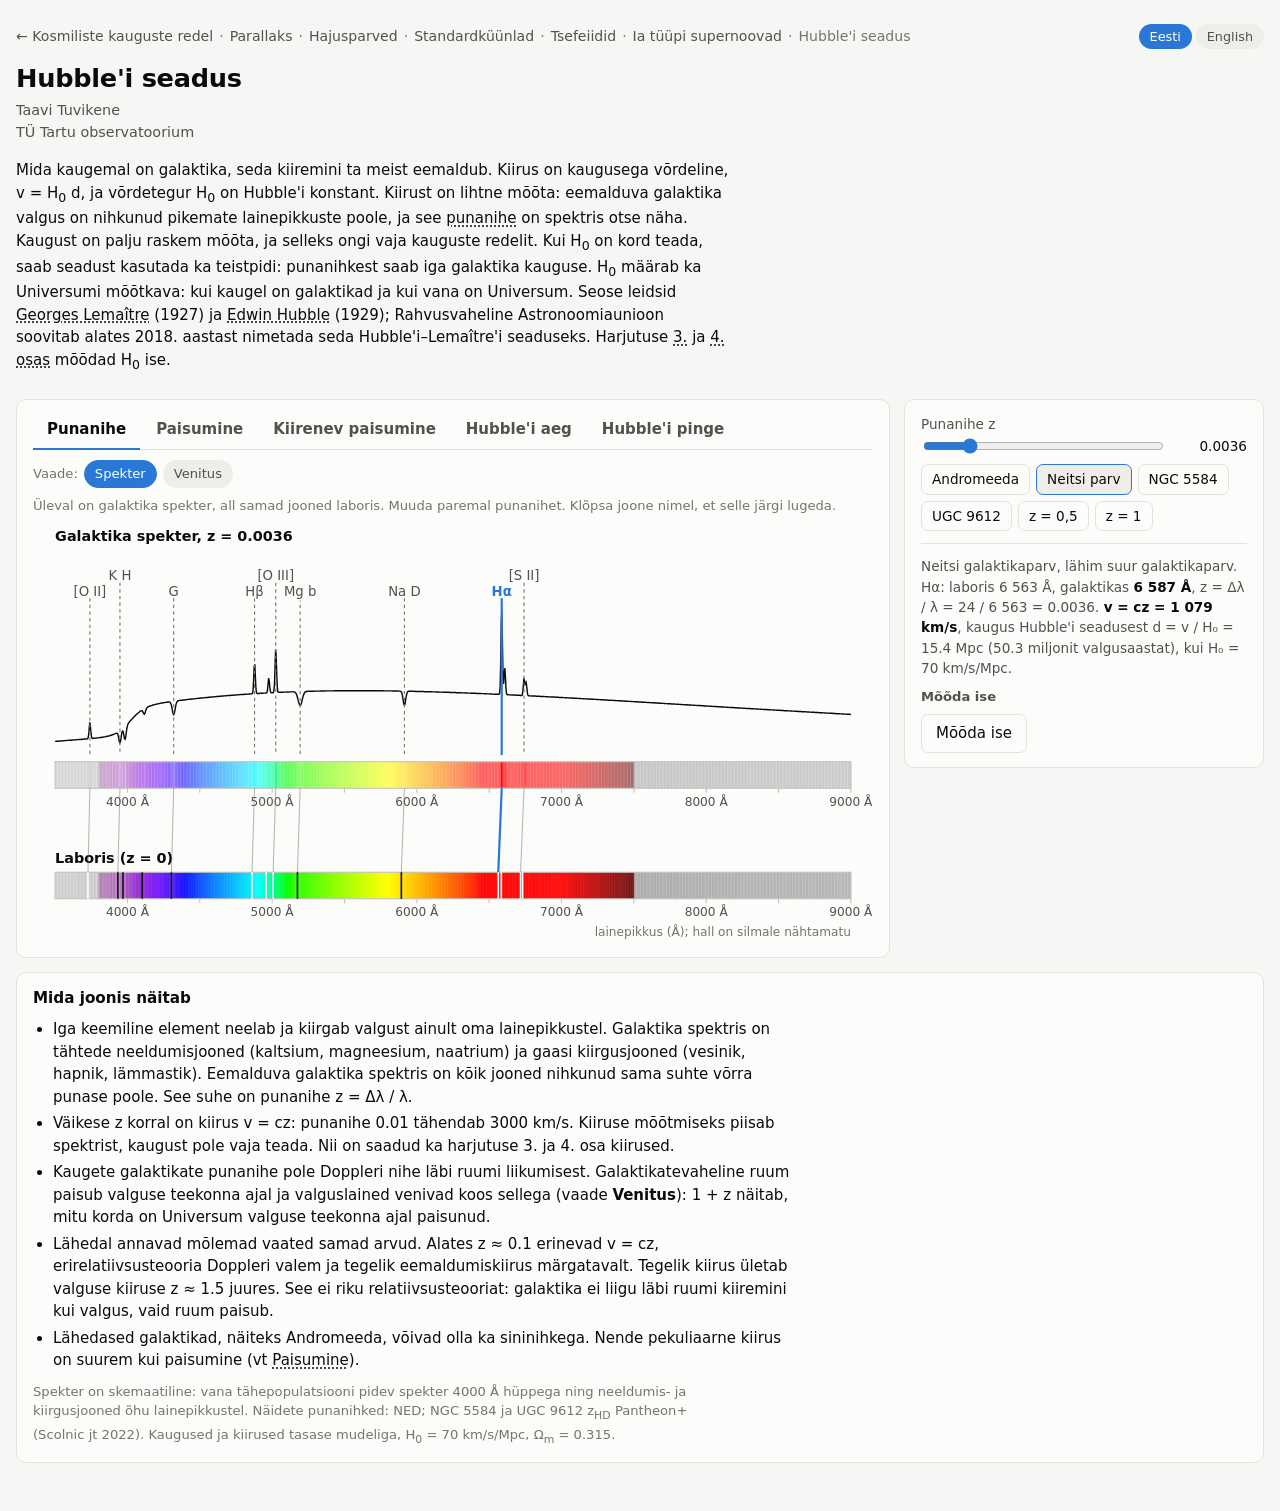
<file: hubble.html>
<!doctype html>
<html lang="et">
<head>
<meta charset="utf-8">
<meta name="viewport" content="width=device-width, initial-scale=1">
<title>Hubble'i seadus</title>
<meta name="description" content="Interaktiivsed joonised Hubble'i seadusest: punanihe ja eemaldumiskiirus, paisuv Universum ja pekuliaarsed kiirused, paisumise parandus kaugetele supernoovadele, Hubble'i aeg ja Universumi vanus ning Hubble'i pinge."
  data-en-content="Interactive drawings of the Hubble law: redshift and recession velocity, the expanding Universe and peculiar velocities, the expansion correction for distant supernovae, the Hubble time and the age of the Universe, and the Hubble tension.">
<script>
// The language is set before the page is drawn: ?lang=et or ?lang=en in the address (remembered), else the last
// choice, else Estonian.
(() => {
  let l = new URLSearchParams(location.search).get('lang');
  if (l === 'et' || l === 'en') { try { localStorage.setItem('lang', l); } catch (e) {} }
  else { try { l = localStorage.getItem('lang'); } catch (e) {} }
  document.documentElement.lang = l === 'en' ? 'en' : 'et';
})();
</script>
<style>
:root {
  color-scheme: light;
  --bg: #f6f6f4;
  --surface: #fcfcfb;
  --border: #e3e2dd;
  --text-1: #0b0b0b;
  --text-2: #52514e;
  --text-3: #75746e;
  --grid: #ecebe7;
  --axis: #c4c3bd;
  --sel: #2a78d6;
  --accent: #eb6834;
  --sn: #eb6834;
  --cep: #d32f2f;
  --btn: #2a78d6;
  --btn-text: #ffffff;
  --chip: #eeede9;
  --good: #1f8a4c;
  --bad: #c62828;
  --night: #070912;
}
@media (prefers-color-scheme: dark) {
  :root:not([data-theme="light"]) {
    color-scheme: dark;
    --bg: #121211;
    --surface: #1a1a19;
    --border: #2f2f2c;
    --text-1: #ffffff;
    --text-2: #c3c2b7;
    --text-3: #959489;
    --grid: #282826;
    --axis: #4a4a46;
    --sel: #3987e5;
    --accent: #d95926;
    --sn: #f07a45;
    --cep: #f05454;
    --btn: #3987e5;
    --btn-text: #ffffff;
    --chip: #262624;
    --good: #4cc27a;
    --bad: #f06a6a;
    --night: #05060c;
  }
}
:root[data-theme="dark"] {
  color-scheme: dark;
  --bg: #121211;
  --surface: #1a1a19;
  --border: #2f2f2c;
  --text-1: #ffffff;
  --text-2: #c3c2b7;
  --text-3: #959489;
  --grid: #282826;
  --axis: #4a4a46;
  --sel: #3987e5;
  --accent: #d95926;
  --sn: #f07a45;
  --cep: #f05454;
  --btn: #3987e5;
  --btn-text: #ffffff;
  --chip: #262624;
  --good: #4cc27a;
  --bad: #f06a6a;
  --night: #05060c;
}

* { box-sizing: border-box; }
[hidden] { display: none !important; }
/* The page has both languages side by side; data-l marks the text of one, and the other is hidden. */
:root[lang="et"] [data-l="en"], :root[lang="en"] [data-l="et"] { display: none !important; }
html, body { margin: 0; }
body {
  background: var(--bg);
  color: var(--text-1);
  font: 15px/1.5 system-ui, -apple-system, "Segoe UI", Roboto, sans-serif;
}
main { max-width: 1280px; margin: 0 auto; padding: 24px 16px 48px; }
.top { display: flex; flex-wrap: wrap; justify-content: space-between; align-items: baseline; gap: 6px 16px; margin: 0 0 14px; }
.back { font-size: 0.88rem; margin: 0; color: var(--text-3); }
.langs { display: flex; gap: 4px; }
.langs button { font-size: 0.8rem; padding: 2px 10px; border-radius: 999px; background: var(--chip); border-color: transparent; color: var(--text-2); }
.top .langs button[aria-pressed="true"] { background: var(--btn); color: var(--btn-text); border-color: transparent; }
.back a { color: var(--text-2); text-decoration: none; }
.back a:hover { color: var(--sel); }
.back .sep { margin: 0 6px; }
h1 { font-size: 1.6rem; line-height: 1.2; margin: 0 0 10px; font-weight: 650; letter-spacing: -0.01em; }
.byline { color: var(--text-2); font-size: 0.9rem; margin: -4px 0 16px; }
.intro a, .explain a, .links a, .hint a, .readout a { color: inherit; text-decoration: underline dotted; text-underline-offset: 2px; }
.intro a:hover, .explain a:hover, .links a:hover, .hint a:hover, .readout a:hover { color: var(--sel); text-decoration-style: solid; }
.intro { margin: 0 0 24px; max-width: 75ch; }
h2 { font-size: 0.95rem; margin: 0; font-weight: 600; }
.hint { color: var(--text-3); font-size: 0.82rem; margin: 2px 0 0; }

.card {
  background: var(--surface);
  border: 1px solid var(--border);
  border-radius: 10px;
  padding: 14px 16px;
}
.layout { display: grid; grid-template-columns: minmax(0, 1fr) 360px; gap: 14px; align-items: start; }
.tabs { display: flex; flex-wrap: wrap; align-items: center; gap: 2px; border-bottom: 1px solid var(--border); margin: -4px 0 10px; }
.tabs button {
  border: none; border-radius: 0; background: none; padding: 8px 14px; margin-bottom: -1px;
  color: var(--text-2); font-weight: 550; border-bottom: 2px solid transparent;
}
.tabs button:hover { color: var(--text-1); }
.tabs button[aria-selected="true"] { color: var(--text-1); border-bottom-color: var(--btn); }

svg.scene { display: block; width: 100%; height: auto; margin-top: 8px; user-select: none; -webkit-user-select: none; font-family: inherit; }
#spec.quiz { cursor: ew-resize; touch-action: none; }
#spec .hit, #uni .hit { cursor: pointer; }
#h0err { touch-action: none; }
.duo { display: grid; grid-template-columns: 1fr 1fr; gap: 14px; }
.duo > div { min-width: 0; }
.sub { font-size: 0.82rem; font-weight: 600; color: var(--text-2); margin: 10px 0 0; }
.badge { display: inline-block; font-size: 0.72rem; font-weight: 600; padding: 0 6px; border-radius: 999px; background: var(--chip); color: var(--text-3); }

/* Controls */
.controls { display: flex; flex-direction: column; gap: 12px; }
.group { display: flex; flex-direction: column; gap: 8px; }
.controls .group:not([hidden]) ~ .group:not([hidden]) { border-top: 1px solid var(--border); padding-top: 12px; }
.group h3 { font-size: 0.82rem; font-weight: 600; color: var(--text-2); margin: 0; }
.slider { display: grid; grid-template-columns: 1fr 5.5em; align-items: center; gap: 2px 10px; font-size: 0.85rem; color: var(--text-2); }
.slider label { grid-column: 1 / -1; }
.slider output { font-variant-numeric: tabular-nums; text-align: right; color: var(--text-1); }
input[type="range"] { accent-color: var(--btn); width: 100%; min-width: 0; }
.toggle { display: flex; gap: 8px; align-items: center; font-size: 0.88rem; color: var(--text-1); font-weight: 550; }
.toggle input { accent-color: var(--btn); width: 16px; height: 16px; margin: 0; }
button {
  font: inherit; cursor: pointer; border-radius: 7px; padding: 7px 14px;
  border: 1px solid var(--border); background: var(--surface); color: var(--text-1);
}
button:disabled { cursor: default; opacity: 0.5; }
button.primary { background: var(--btn); color: var(--btn-text); border-color: transparent; font-weight: 600; }
button.small { padding: 4px 10px; font-size: 0.85rem; }
button[aria-pressed="true"]:not(.chip) { background: var(--chip); border-color: var(--btn); }
button:focus-visible, input:focus-visible, [tabindex]:focus-visible { outline: 2px solid var(--sel); outline-offset: 2px; }
.btnrow { display: flex; flex-wrap: wrap; gap: 6px; }
.seg { display: flex; border: 1px solid var(--border); border-radius: 8px; overflow: hidden; }
.seg button { flex: 1; border: none; border-radius: 0; padding: 6px 4px; font-size: 0.86rem; white-space: nowrap; color: var(--text-2); background: var(--surface); }
.seg button + button { border-left: 1px solid var(--border); }
.seg button[aria-checked="true"] { background: var(--btn); color: var(--btn-text); font-weight: 600; }
.views-btns { display: flex; flex-wrap: wrap; gap: 6px; align-items: center; margin: 0 0 8px; font-size: 0.82rem; color: var(--text-3); }
.views-btns button { font-size: 0.82rem; padding: 3px 10px; border-radius: 999px; background: var(--chip); border-color: transparent; color: var(--text-2); }
.views-btns button[aria-pressed="true"] { background: var(--btn); color: var(--btn-text); }
.numin { font: inherit; font-size: 0.88rem; padding: 5px 8px; border-radius: 7px; border: 1px solid var(--border); background: var(--surface); color: var(--text-1); width: 5.5em; font-variant-numeric: tabular-nums; }
.inrow { display: flex; flex-wrap: wrap; gap: 6px; align-items: center; font-size: 0.85rem; color: var(--text-2); }
.inrow label { min-width: 6.5em; }
.readout { margin: 0; font-size: 0.85rem; color: var(--text-2); font-variant-numeric: tabular-nums; }
.readout b { color: var(--text-1); font-weight: 600; }
.readout:empty { display: none; }
.formula { font-size: 0.82rem; color: var(--text-2); background: var(--chip); border-radius: 6px; padding: 6px 8px; margin: 0; font-variant-numeric: tabular-nums; overflow-wrap: anywhere; }
.formula:empty { display: none; }
.formula b { color: var(--text-1); }
.ok { color: var(--good); }
.off { color: var(--bad); }
table.res { border-collapse: collapse; font-size: 0.85rem; font-variant-numeric: tabular-nums; color: var(--text-2); }
table.res th { font-weight: 600; text-align: right; padding: 2px 0 2px 12px; color: var(--text-3); font-size: 0.78rem; }
table.res td { padding: 2px 0 2px 12px; text-align: right; color: var(--text-1); }
table.res td:first-child, table.res th:first-child { text-align: left; padding-left: 0; color: var(--text-2); }
table.res tr.hl td { font-weight: 650; }

/* Scenes and plots */
.night { fill: var(--night); }
.nl { fill: #e8ecf5; font-size: 12px; font-weight: 600; paint-order: stroke; stroke: var(--night); stroke-width: 4px; stroke-linejoin: round; }
.nl2 { fill: #9aa3b5; font-size: 11px; paint-order: stroke; stroke: var(--night); stroke-width: 4px; stroke-linejoin: round; }
.tlbl { fill: var(--text-2); font-size: 11px; }
.lbl { fill: var(--text-1); font-size: 13px; font-weight: 600; paint-order: stroke; stroke: var(--surface); stroke-width: 3px; stroke-linejoin: round; }
.lbl2 { fill: var(--text-2); font-size: 12px; paint-order: stroke; stroke: var(--surface); stroke-width: 3px; stroke-linejoin: round; }
.lbl3 { fill: var(--text-3); font-size: 11px; paint-order: stroke; stroke: var(--surface); stroke-width: 3px; stroke-linejoin: round; }
.slbl { fill: var(--sn); font-size: 12px; font-weight: 650; paint-order: stroke; stroke: var(--surface); stroke-width: 3px; stroke-linejoin: round; }
.blbl { fill: var(--sel); font-size: 12px; font-weight: 650; paint-order: stroke; stroke: var(--surface); stroke-width: 3px; stroke-linejoin: round; }
.clbl { fill: var(--cep); font-size: 12px; font-weight: 650; paint-order: stroke; stroke: var(--surface); stroke-width: 3px; stroke-linejoin: round; }
.gridline { stroke: var(--grid); stroke-width: 1; }
.axisline { stroke: var(--axis); stroke-width: 1; fill: none; }
.guide { stroke: var(--text-3); stroke-width: 1; stroke-dasharray: 3 3; }
.curve { stroke: var(--sn); stroke-width: 2; fill: none; }
.curve.bold { stroke-width: 3.2; }
.curve.blue { stroke: var(--sel); }
.curve.red { stroke: var(--cep); }
.curve.ref { stroke: var(--text-3); stroke-width: 1.5; stroke-dasharray: 6 4; }
.curve.dash { stroke-dasharray: 6 4; }
.curve.black { stroke: var(--text-1); stroke-width: 1.5; }
.spec { stroke: var(--text-1); stroke-width: 1.3; fill: none; }
.conn { stroke: var(--text-3); stroke-width: 0.8; opacity: 0.6; }
.conn.on { stroke: var(--sel); stroke-width: 2; opacity: 1; }
.comb { stroke: var(--sel); stroke-width: 1.5; stroke-dasharray: 4 3; }
.gpt { fill: var(--cep); stroke: var(--surface); stroke-width: 1; opacity: 0.9; }
.npt { fill: var(--sn); opacity: 0.5; }
.mpt { fill: var(--sel); opacity: 0.8; }
.spt { fill: var(--sn); stroke: var(--surface); stroke-width: 1.5; }
.bpt { fill: var(--sel); stroke: var(--surface); stroke-width: 1.5; }
.kpt { fill: var(--text-1); stroke: var(--surface); stroke-width: 1.5; }
.ebar { stroke-width: 2; }
.fitline { stroke: var(--sel); stroke-width: 2; }
.truel { stroke: var(--text-1); stroke-width: 1.2; stroke-dasharray: 6 4; }
.vfill { fill: color-mix(in srgb, var(--sel) 14%, transparent); }
.dfill { fill: color-mix(in srgb, var(--sn) 16%, transparent); }
.cfill { fill: color-mix(in srgb, var(--cep) 12%, transparent); }
.gfill { fill: color-mix(in srgb, var(--text-3) 14%, transparent); }
.bar { fill: color-mix(in srgb, var(--sel) 55%, transparent); }
.bar.us { fill: color-mix(in srgb, var(--sn) 60%, transparent); }
.arrow { stroke: var(--text-1); stroke-width: 1.5; fill: none; }
.arrowhead { fill: var(--text-1); }
.snarr { stroke: var(--sn); stroke-width: 1.5; fill: none; }
.snarrhead { fill: var(--sn); }
.selarr { stroke: var(--sel); stroke-width: 2; fill: none; }
.selarrhead { fill: var(--sel); }
.pecarr { stroke: #7fb0ff; stroke-width: 1.4; fill: none; }
.pecarrhead { fill: #7fb0ff; }
.trail { stroke: #5a6788; stroke-width: 1.2; fill: none; }
.skystar { fill: #c9d0e6; }
.gal { fill: #cfd6ea; }
.gal.us { fill: #ffb27a; }
.usring { fill: none; stroke: #ffb27a; stroke-width: 1.5; }
.cgrid { stroke: #2a3047; stroke-width: 1; }
.hit { fill: transparent; }
.box { fill: var(--chip); stroke: var(--border); }
.box.ladder { stroke: color-mix(in srgb, var(--cep) 50%, var(--border)); }
.box.early { stroke: color-mix(in srgb, var(--sel) 50%, var(--border)); }
a .box:hover { fill: color-mix(in srgb, var(--sel) 10%, var(--chip)); }
.dim { opacity: 0.3; }

.legend { display: flex; flex-wrap: wrap; gap: 6px 16px; margin-top: 6px; font-size: 0.8rem; color: var(--text-2); }
.legend > span { display: inline-flex; align-items: center; gap: 6px; }
.legend i { display: inline-block; width: 18px; height: 0; border-top: 2px solid; }
.legend i.dot { width: 8px; height: 8px; border: none; border-radius: 50%; }
.legend i.box { width: 14px; height: 10px; border: none; border-radius: 2px; }

.explain { margin-top: 14px; }
.explain ul { margin: 8px 0 0; padding-left: 20px; max-width: 80ch; }
.explain li { margin: 4px 0; }
.explain .src { color: var(--text-3); font-size: 0.82rem; margin: 10px 0 0; max-width: 80ch; }

@media (max-width: 960px) {
  .layout { grid-template-columns: 1fr; }
}
@media (max-width: 640px) {
  .duo { grid-template-columns: 1fr; }
}
</style>
</head>
<body>
<main>
  <div class="top">
    <p class="back" data-l="et"><a href="index.html">← Kosmiliste kauguste redel</a><span class="sep">·</span><a href="parallaks.html">Parallaks</a><span class="sep">·</span><a href="hajusparved.html">Hajusparved</a><span class="sep">·</span><a href="standardkuunlad.html">Standardküünlad</a><span class="sep">·</span><a href="tsefeiidid.html">Tsefeiidid</a><span class="sep">·</span><a href="supernoovad.html">Ia tüüpi supernoovad</a><span class="sep">·</span>Hubble'i seadus</p>
    <p class="back" data-l="en"><a href="index.html">← The cosmic distance ladder</a><span class="sep">·</span><a href="parallaks.html">Parallax</a><span class="sep">·</span><a href="hajusparved.html">Open clusters</a><span class="sep">·</span><a href="standardkuunlad.html">Standard candles</a><span class="sep">·</span><a href="tsefeiidid.html">Cepheids</a><span class="sep">·</span><a href="supernoovad.html">Type Ia supernovae</a><span class="sep">·</span>Hubble's law</p>
    <div class="langs" role="group" aria-label="Keel" data-en-aria-label="Language">
      <button type="button" data-lang="et" lang="et">Eesti</button>
      <button type="button" data-lang="en" lang="en">English</button>
    </div>
  </div>
  <h1><span data-l="et">Hubble'i seadus</span><span data-l="en">The Hubble law</span></h1>
  <p class="byline">Taavi Tuvikene<br><span data-l="et">TÜ Tartu observatoorium</span><span data-l="en">Tartu Observatory, University of Tartu</span></p>
  <p class="intro" data-l="et">Mida kaugemal on galaktika, seda kiiremini ta meist eemaldub. Kiirus on kaugusega võrdeline, v = H<sub>0</sub> d, ja võrdetegur H<sub>0</sub> on Hubble'i konstant.
    Kiirust on lihtne mõõta: eemalduva galaktika valgus on nihkunud pikemate lainepikkuste poole, ja see <a href="https://et.wikipedia.org/wiki/Punanihe" target="_blank" rel="noopener">punanihe</a> on spektris otse näha.
    Kaugust on palju raskem mõõta, ja selleks ongi vaja kauguste redelit. Kui H<sub>0</sub> on kord teada, saab seadust kasutada ka teistpidi: punanihkest saab iga galaktika kauguse.
    H<sub>0</sub> määrab ka Universumi mõõtkava: kui kaugel on galaktikad ja kui vana on Universum.
    Seose leidsid <a class="en" href="https://en.wikipedia.org/wiki/Georges_Lema%C3%AEtre" target="_blank" rel="noopener" title="Ingliskeelne Vikipeedia">Georges Lemaître</a> (1927) ja <a href="https://et.wikipedia.org/wiki/Edwin_Hubble" target="_blank" rel="noopener">Edwin Hubble</a> (1929);
    Rahvusvaheline Astronoomiaunioon soovitab alates 2018. aastast nimetada seda Hubble'i–Lemaître'i seaduseks.
    Harjutuse <a href="index.html#osa-3">3.</a> ja <a href="index.html#osa-4">4. osas</a> mõõdad H<sub>0</sub> ise.</p>
  <p class="intro" data-l="en">The farther away a galaxy is, the faster it recedes from us. The velocity is proportional to the distance, v = H<sub>0</sub> d, and the constant H<sub>0</sub> is the Hubble constant.
    The velocity is easy to measure: the light of a receding galaxy is shifted towards longer wavelengths, and this <a href="https://en.wikipedia.org/wiki/Redshift" target="_blank" rel="noopener">redshift</a> can be seen directly in its spectrum.
    The distance is much harder to measure, and that is what the distance ladder is for. Once H<sub>0</sub> is known, the law can also be used the other way round: the redshift gives the distance of any galaxy.
    H<sub>0</sub> also sets the scale of the Universe: how far away the galaxies are and how old the Universe is.
    The relation was found by <a href="https://en.wikipedia.org/wiki/Georges_Lema%C3%AEtre" target="_blank" rel="noopener">Georges Lemaître</a> (1927) and <a href="https://en.wikipedia.org/wiki/Edwin_Hubble" target="_blank" rel="noopener">Edwin Hubble</a> (1929);
    since 2018 the International Astronomical Union has recommended calling it the Hubble–Lemaître law.
    In parts <a href="index.html#osa-3">3</a> and <a href="index.html#osa-4">4</a> of the exercise you measure H<sub>0</sub> yourself.</p>

  <div class="layout">
    <section class="card">
      <div class="tabs" role="tablist" aria-label="Teema" data-en-aria-label="Topic">
        <button type="button" role="tab" id="tab1" aria-controls="pane1" aria-selected="true"><span data-l="et">Punanihe</span><span data-l="en">Redshift</span></button>
        <button type="button" role="tab" id="tab2" aria-controls="pane2" aria-selected="false" tabindex="-1"><span data-l="et">Paisumine</span><span data-l="en">Expansion</span></button>
        <button type="button" role="tab" id="tab3" aria-controls="pane3" aria-selected="false" tabindex="-1"><span data-l="et">Kiirenev paisumine</span><span data-l="en">Accelerating expansion</span></button>
        <button type="button" role="tab" id="tab4" aria-controls="pane4" aria-selected="false" tabindex="-1"><span data-l="et">Hubble'i aeg</span><span data-l="en">Hubble time</span></button>
        <button type="button" role="tab" id="tab5" aria-controls="pane5" aria-selected="false" tabindex="-1"><span data-l="et">Hubble'i pinge</span><span data-l="en">Hubble tension</span></button>
      </div>

      <div id="pane1" role="tabpanel" aria-labelledby="tab1">
        <div class="views-btns" role="group" aria-label="Vaade" data-en-aria-label="View">
          <span data-l="et">Vaade:</span><span data-l="en">View:</span>
          <button type="button" data-view1="spec"><span data-l="et">Spekter</span><span data-l="en">Spectrum</span></button>
          <button type="button" data-view1="stretch"><span data-l="et">Venitus</span><span data-l="en">Stretch</span></button>
        </div>
        <div id="view1spec">
          <p class="hint" id="hint1"></p>
          <svg id="spec" class="scene" viewBox="0 0 760 380" role="img" aria-label="Galaktika spekter punanihkega ja laboris" data-en-aria-label="A galaxy spectrum with its redshift and in the lab"></svg>
        </div>
        <div id="view1stretch" hidden>
          <p class="hint" data-l="et">Valguslaine liigub kaugest galaktikast Linnuteeni, samal ajal kui galaktikatevaheline ruum paisub. Laine venib koos ruumiga. Käivita aeg või muuda paremal punanihet. Joonis pole mõõtkavas.</p>
          <p class="hint" data-l="en">A light wave travels from a distant galaxy to the Milky Way while the space between the galaxies expands. The wave stretches with space. Play the time or change the redshift on the right. The drawing is not to scale.</p>
          <svg id="stretch" class="scene" viewBox="0 0 760 230" role="img" aria-label="Valguslaine venib paisuvas Universumis" data-en-aria-label="A light wave stretches in the expanding Universe"></svg>
          <p class="sub"><span data-l="et">Kiirus ja punanihe</span><span data-l="en">Velocity and redshift</span></p>
          <svg id="vz" class="scene" viewBox="0 0 760 270" role="img" aria-label="Kolm viisi punanihkest kiirust arvutada" data-en-aria-label="Three ways to compute the velocity from the redshift"></svg>
          <div class="legend">
            <span><i style="border-color: var(--sel)"></i>v = cz</span>
            <span><i style="border-color: var(--cep)"></i><span data-l="et">erirelatiivsusteooria Doppleri valem</span><span data-l="en">Doppler formula of special relativity</span></span>
            <span><i style="border-color: var(--sn)"></i><span data-l="et">tegelik eemaldumiskiirus praegu</span><span data-l="en">true recession velocity now</span></span>
          </div>
        </div>
      </div>

      <div id="pane2" role="tabpanel" aria-labelledby="tab2" hidden>
        <div class="views-btns" role="group" aria-label="Vaade" data-en-aria-label="View">
          <span data-l="et">Vaade:</span><span data-l="en">View:</span>
          <button type="button" data-view2="uni"><span data-l="et">Paisuv Universum</span><span data-l="en">Expanding Universe</span></button>
          <button type="button" data-view2="local"><span data-l="et">Kohalik liikumine</span><span data-l="en">Local motion</span></button>
          <button type="button" data-view2="h29">Hubble 1929</button>
        </div>
        <div id="view2uni">
          <p class="hint" data-l="et">Vasakul on galaktikad tasandil, mis paisub ühtlaselt; paremal nende kiirus ja kaugus meie galaktikast. Käivita aeg ja klõpsa mõnel teisel galaktikal, et vaadata sealt.</p>
          <p class="hint" data-l="en">On the left are galaxies on a plane that expands uniformly; on the right, their velocities and distances from our galaxy. Play the time and click another galaxy to look from there.</p>
          <div class="duo">
            <div>
              <p class="sub"><span data-l="et">Galaktikad</span><span data-l="en">Galaxies</span></p>
              <svg id="uni" class="scene" viewBox="0 0 370 370" role="img" aria-label="Galaktikad paisuval tasandil" data-en-aria-label="Galaxies on an expanding plane"></svg>
            </div>
            <div>
              <p class="sub"><span data-l="et">Kiirus ja kaugus</span><span data-l="en">Velocity and distance</span></p>
              <svg id="univd" class="scene" viewBox="0 0 370 370" role="img" aria-label="Galaktikate kiirus kauguse järgi" data-en-aria-label="Velocities of the galaxies against distance"></svg>
            </div>
          </div>
          <div class="legend">
            <span><i class="dot" style="background: #ffb27a"></i><span data-l="et">meie galaktika</span><span data-l="en">our galaxy</span></span>
            <span><i style="border-color: #7fb0ff"></i><span data-l="et">pekuliaarne kiirus (nool)</span><span data-l="en">peculiar velocity (arrow)</span></span>
            <span><i style="border-color: var(--text-1); border-top-style: dashed"></i>v = H₀ d</span>
            <span><i class="box" style="background: color-mix(in srgb, var(--sel) 25%, transparent)"></i><span data-l="et">± pekuliaarne kiirus</span><span data-l="en">± peculiar velocity</span></span>
          </div>
        </div>
        <div id="view2local" hidden>
          <p class="hint" data-l="et">Kui kiiresti me ise liigume, võrreldes paisumisega eri kaugustel. All on punanihke parandus: Päikese liikumine taustkiirguse suhtes muudab galaktika mõõdetud kiirust olenevalt tema suunast.</p>
          <p class="hint" data-l="en">How fast we ourselves move, compared with the expansion at different distances. Below is the redshift correction: the motion of the Sun relative to the microwave background changes the measured velocity of a galaxy depending on its direction.</p>
          <svg id="local" class="scene" viewBox="0 0 760 450" role="img" aria-label="Meie liikumise kiirused ja punanihke parandus" data-en-aria-label="The speeds of our own motion and the redshift correction"></svg>
        </div>
        <div id="view2h29" hidden>
          <p class="hint" data-l="et">Hubble'i 1929. aasta 24 galaktikat. Vii kursor punktile, et näha galaktika nime, ja vaheta paremal tema kaugused tänapäevaste vastu.</p>
          <p class="hint" data-l="en">Hubble's 24 galaxies of 1929. Hover over a point to see the name of the galaxy, and swap his distances for modern ones on the right.</p>
          <svg id="h29" class="scene" viewBox="0 0 760 380" role="img" aria-label="Hubble'i 1929. aasta kiiruse ja kauguse diagramm" data-en-aria-label="Hubble's 1929 diagram of velocity and distance"></svg>
          <div class="legend" id="legend29"></div>
        </div>
      </div>

      <div id="pane3" role="tabpanel" aria-labelledby="tab3" hidden>
        <p class="hint" data-l="et">Kaugusmoodul punanihke järgi kolmes mudeluniversumis, punktid on simuleeritud supernoovad valitud mudelis (hajuvus 0.13 tähesuurust). Alumisel joonisel on need keskmistatud punanihke vahemike kaupa, vearibaga. Muuda paremal aine tihedust ja vali, kuidas punanihkest kaugus arvutatakse.</p>
        <p class="hint" data-l="en">The distance modulus against redshift in three model universes; the points are simulated supernovae in the chosen model (scatter 0.13 magnitudes). The lower plot averages them in redshift bins, with error bars. Change the matter density on the right and choose how the distance is computed from the redshift.</p>
        <p class="sub"><span data-l="et">Hubble'i diagramm</span><span data-l="en">Hubble diagram</span></p>
        <svg id="hd" class="scene" viewBox="0 0 760 290" role="img" aria-label="Kaugusmoodul punanihke järgi" data-en-aria-label="Distance modulus against redshift"></svg>
        <p class="sub"><span data-l="et">Erinevus tühjast Universumist</span><span data-l="en">Difference from an empty Universe</span></p>
        <svg id="hdiff" class="scene" viewBox="0 0 760 230" role="img" aria-label="Kaugusmooduli erinevus tühja Universumi omast" data-en-aria-label="Difference of the distance modulus from that of an empty Universe"></svg>
        <div class="legend">
          <span><i style="border-color: var(--text-3); border-top-style: dashed"></i><span data-l="et">tühi Universum (q₀ = 0)</span><span data-l="en">empty Universe (q₀ = 0)</span></span>
          <span><i style="border-color: var(--cep)"></i><span data-l="et">ainult aine (q₀ = 0.5)</span><span data-l="en">matter only (q₀ = 0.5)</span></span>
          <span><i style="border-color: var(--sn)"></i><span data-l="et">valitud mudel</span><span data-l="en">chosen model</span></span>
          <span><i style="border-color: var(--sel); border-top-style: dashed"></i><span id="lgForm">valitud valem</span></span>
          <span><i class="dot" style="width: 5px; height: 5px; background: var(--sn); opacity: 0.5"></i><span data-l="et">simuleeritud supernoovad</span><span data-l="en">simulated supernovae</span></span>
          <span><i class="dot" style="background: var(--sn)"></i><span data-l="et">nende keskmine igas punanihke vahemikus</span><span data-l="en">their mean in each redshift bin</span></span>
        </div>
        <p class="sub"><span data-l="et">H₀ viga</span><span data-l="en">Error in H₀</span></p>
        <svg id="h0err" class="scene" viewBox="0 0 760 240" role="img" aria-label="H₀ viga, kui kaugus arvutatakse lihtsama valemiga" data-en-aria-label="The error in H₀ when the distance is computed with a simpler formula"></svg>
        <div class="legend">
          <span><i style="border-color: var(--sel)"></i>v = cz</span>
          <span><i style="border-color: var(--sn)"></i>cz (1 + 0.775 z)</span>
          <span><i style="border-color: var(--text-1)"></i><span data-l="et">täielik valem</span><span data-l="en">full formula</span></span>
          <span><i class="box" style="background: color-mix(in srgb, var(--sn) 30%, transparent)"></i><span data-l="et">harjutuse 4. osa</span><span data-l="en">part 4 of the exercise</span></span>
        </div>
      </div>

      <div id="pane4" role="tabpanel" aria-labelledby="tab4" hidden>
        <p class="hint" data-l="et">Linnutee ja praegu 100 Mpc kaugusel oleva galaktika vahekaugus aja järgi, tagasi Suure Paugu ja edasi tulevikku. Muuda paremal H₀ ja aine tihedust.</p>
        <p class="hint" data-l="en">The distance between the Milky Way and a galaxy now 100 Mpc away, against time, back to the Big Bang and on into the future. Change H₀ and the matter density on the right.</p>
        <p class="sub"><span data-l="et">Kahe galaktika kaugus</span><span data-l="en">Distance between two galaxies</span></p>
        <svg id="dist4" class="scene" viewBox="0 0 760 300" role="img" aria-label="Kahe galaktika vahekaugus aja järgi kolmes mudelis" data-en-aria-label="The distance between two galaxies against time in three models"></svg>
        <div class="legend">
          <span><i style="border-color: var(--text-1)"></i><span data-l="et">ühtlane kiirus (puutuja)</span><span data-l="en">constant velocity (tangent)</span></span>
          <span><i style="border-color: var(--cep)"></i><span data-l="et">ainult aine</span><span data-l="en">matter only</span></span>
          <span><i style="border-color: var(--sn)"></i><span data-l="et">valitud mudel</span><span data-l="en">chosen model</span></span>
        </div>
        <p class="sub"><span data-l="et">Vanus ja H₀</span><span data-l="en">Age and H₀</span></p>
        <svg id="age4" class="scene" viewBox="0 0 760 270" role="img" aria-label="Universumi vanus H₀ järgi" data-en-aria-label="The age of the Universe against H₀"></svg>
        <div class="legend">
          <span><i style="border-color: var(--text-3); border-top-style: dashed"></i><span data-l="et">Hubble'i aeg 1/H₀</span><span data-l="en">Hubble time 1/H₀</span></span>
          <span><i style="border-color: var(--cep)"></i><span data-l="et">ainult aine</span><span data-l="en">matter only</span></span>
          <span><i style="border-color: var(--sn)"></i><span data-l="et">valitud mudel</span><span data-l="en">chosen model</span></span>
          <span><i class="box" style="background: color-mix(in srgb, var(--sel) 25%, transparent)"></i><span data-l="et">vanimad tähed</span><span data-l="en">oldest stars</span></span>
        </div>
      </div>

      <div id="pane5" role="tabpanel" aria-labelledby="tab5" hidden>
        <div class="views-btns" role="group" aria-label="Vaade" data-en-aria-label="View">
          <span data-l="et">Vaade:</span><span data-l="en">View:</span>
          <button type="button" data-view5="meas"><span data-l="et">Mõõtmised</span><span data-l="en">Measurements</span></button>
          <button type="button" data-view5="err"><span data-l="et">Redeli vead</span><span data-l="en">Ladder errors</span></button>
        </div>
        <div id="view5meas">
          <p class="hint" data-l="et">H₀ mõõtmised eri meetoditega, igaühel 1σ viga. Lisa paremal oma harjutuse tulemused.</p>
          <p class="hint" data-l="en">Measurements of H₀ with different methods, each with its 1σ error. Add your own results from the exercise on the right.</p>
          <svg id="meas" class="scene" viewBox="0 0 760 340" role="img" aria-label="H₀ mõõtmised eri meetoditega" data-en-aria-label="Measurements of H₀ with different methods"></svg>
          <p class="sub"><span data-l="et">Kaks teed H₀-ni</span><span data-l="en">Two roads to H₀</span></p>
          <svg id="routes" class="scene" viewBox="0 0 760 190" role="img" aria-label="Kauguste redel ja varane Universum" data-en-aria-label="The distance ladder and the early Universe"></svg>
        </div>
        <div id="view5err" hidden>
          <p class="hint" data-l="et">Harjutuse redel ahelana. Pane paremal redelisse süstemaatiline viga ja vaata, kuidas muutub H₀, mille SH0ES oleks pidanud saama.</p>
          <p class="hint" data-l="en">The ladder of the exercise as a chain. Put a systematic error into the ladder on the right and see how the H₀ that SH0ES should have found changes.</p>
          <svg id="errs" class="scene" viewBox="0 0 760 290" role="img" aria-label="Redeli vead ja H₀" data-en-aria-label="Errors in the ladder and H₀"></svg>
        </div>
      </div>
    </section>

    <section class="card controls" aria-label="Seaded" data-en-aria-label="Settings">
      <div class="group" data-tabs="tab1">
        <div class="slider"><label for="zs"><span data-l="et">Punanihe z</span><span data-l="en">Redshift z</span></label><input type="range" id="zs" min="0" max="1000" step="1"><output for="zs" id="zOut"></output></div>
        <div class="btnrow" id="zpre" aria-label="Näited" data-en-aria-label="Examples"></div>
      </div>
      <div class="group" data-tabs="tab1" data-views="spec">
        <p class="readout" id="zRead"></p>
        <h3><span data-l="et">Mõõda ise</span><span data-l="en">Measure it yourself</span></h3>
        <div class="btnrow">
          <button type="button" id="quizBtn">Mõõda ise</button>
          <button type="button" id="quizNew" hidden><span data-l="et">Uus galaktika</span><span data-l="en">New galaxy</span></button>
        </div>
        <p class="readout" id="quizRead"></p>
        <div class="btnrow" id="quizBtns" hidden>
          <button type="button" class="primary" id="quizCheck"><span data-l="et">Kontrolli</span><span data-l="en">Check</span></button>
          <button type="button" id="quizShow"><span data-l="et">Näita</span><span data-l="en">Show</span></button>
        </div>
      </div>
      <div class="group" data-tabs="tab1" data-views="stretch">
        <div class="slider"><label for="f1"><span data-l="et">Teekonna aeg</span><span data-l="en">Travel time</span></label><input type="range" id="f1" min="0" max="1000" step="1" value="0"><output for="f1" id="f1Out"></output></div>
        <div class="btnrow"><button type="button" class="primary" id="play1">▶ Käivita</button></div>
        <p class="readout" id="strRead"></p>
      </div>

      <div class="group" data-tabs="tab2" data-views="uni">
        <div class="slider"><label for="f2"><span data-l="et">Aeg</span><span data-l="en">Time</span></label><input type="range" id="f2" min="0" max="1000" step="1" value="0"><output for="f2" id="f2Out"></output></div>
        <div class="btnrow"><button type="button" class="primary" id="play2">▶ Käivita</button></div>
        <div class="slider"><label for="pec"><span data-l="et">Pekuliaarsed kiirused</span><span data-l="en">Peculiar velocities</span> σ<sub>v</sub></label><input type="range" id="pec" min="0" max="600" step="10" value="0"><output for="pec" id="pecOut"></output></div>
        <div class="btnrow"><button type="button" id="newUni"><span data-l="et">Uued galaktikad</span><span data-l="en">New galaxies</span></button></div>
        <p class="readout" id="uniRead"></p>
      </div>
      <div class="group" data-tabs="tab2" data-views="local">
        <div class="slider"><label for="theta"><span data-l="et">Galaktika suund, nurk liikumissuunast θ</span><span data-l="en">Direction of the galaxy, angle θ from the direction of motion</span></label><input type="range" id="theta" min="0" max="180" step="1" value="60"><output for="theta" id="thetaOut"></output></div>
        <p class="readout" id="locRead"></p>
      </div>
      <div class="group" data-tabs="tab2" data-views="h29">
        <label class="toggle"><input type="checkbox" id="now29"> <span data-l="et">Tänapäeva kaugused</span><span data-l="en">Modern distances</span></label>
        <p class="readout" id="h29Read"></p>
      </div>

      <div class="group" data-tabs="tab3">
        <div class="slider"><label for="om3"><span data-l="et">Aine tihedus Ω<sub>m</sub></span><span data-l="en">Matter density Ω<sub>m</sub></span></label><input type="range" id="om3" min="0" max="1" step="0.005" value="0.315"><output for="om3" id="om3Out"></output></div>
        <div class="slider"><label for="ol3"><span data-l="et">Tume energia Ω<sub>Λ</sub> = 1 − Ω<sub>m</sub></span><span data-l="en">Dark energy Ω<sub>Λ</sub> = 1 − Ω<sub>m</sub></span></label><input type="range" id="ol3" min="0" max="1" step="0.005" value="0.685"><output for="ol3" id="ol3Out"></output></div>
        <div class="btnrow">
          <button type="button" class="small" data-om3="0.315">Planck: 0.315</button>
          <button type="button" class="small" data-om3="1"><span data-l="et">Ainult aine</span><span data-l="en">Matter only</span></button>
          <button type="button" class="small" data-om3="0"><span data-l="et">Ainult tume energia</span><span data-l="en">Dark energy only</span></button>
        </div>
      </div>
      <div class="group" data-tabs="tab3">
        <h3 id="formLbl"><span data-l="et">Kauguse valem</span><span data-l="en">Distance formula</span></h3>
        <div class="seg" role="radiogroup" aria-labelledby="formLbl">
          <button type="button" role="radio" data-form="cz">v = cz</button>
          <button type="button" role="radio" data-form="corr">cz (1 + 0.775 z)</button>
          <button type="button" role="radio" data-form="exact"><span data-l="et">Täielik valem</span><span data-l="en">Full formula</span></button>
        </div>
        <p class="readout" id="r3"></p>
        <p class="formula">D<sub>L</sub> = (cz / H<sub>0</sub>) [1 + (1 − q<sub>0</sub>) z / 2 + …], q<sub>0</sub> = Ω<sub>m</sub> / 2 − Ω<sub>Λ</sub></p>
      </div>

      <div class="group" data-tabs="tab4">
        <div class="slider"><label for="h4"><span data-l="et">Hubble'i konstant</span><span data-l="en">Hubble constant</span> H<sub>0</sub></label><input type="range" id="h4" min="50" max="100" step="0.1" value="70"><output for="h4" id="h4Out"></output></div>
        <div class="slider"><label for="om4"><span data-l="et">Aine tihedus</span><span data-l="en">Matter density</span> Ω<sub>m</sub></label><input type="range" id="om4" min="0.05" max="1" step="0.005" value="0.315"><output for="om4" id="om4Out"></output></div>
        <div class="slider"><label for="ol4"><span data-l="et">Tume energia Ω<sub>Λ</sub> = 1 − Ω<sub>m</sub></span><span data-l="en">Dark energy Ω<sub>Λ</sub> = 1 − Ω<sub>m</sub></span></label><input type="range" id="ol4" min="0" max="0.95" step="0.005" value="0.685"><output for="ol4" id="ol4Out"></output></div>
        <div class="btnrow">
          <button type="button" class="small" data-pre4="planck">Planck</button>
          <button type="button" class="small" data-pre4="sh0es">SH0ES</button>
          <button type="button" class="small" data-pre4="matter"><span data-l="et">Ainult aine</span><span data-l="en">Matter only</span></button>
        </div>
      </div>
      <div class="group" data-tabs="tab4">
        <div class="slider"><label for="t4"><span data-l="et">Aeg tänasest</span><span data-l="en">Time from today</span></label><input type="range" id="t4" min="-20" max="10" step="0.05" value="0"><output for="t4" id="t4Out"></output></div>
        <div class="btnrow"><button type="button" class="primary" id="play4">▶ Käivita</button></div>
        <p class="readout" id="r4"></p>
      </div>

      <div class="group" data-tabs="tab5" data-views="meas">
        <h3><span data-l="et">Sinu tulemused harjutusest</span><span data-l="en">Your results from the exercise</span> (km/s/Mpc)</h3>
        <div class="inrow"><label for="my3"><span data-l="et">3. osa H₀</span><span data-l="en">Part 3 H₀</span></label><input type="text" inputmode="decimal" class="numin" id="my3" autocomplete="off"><span>±</span><input type="text" inputmode="decimal" class="numin" id="my3e" autocomplete="off"></div>
        <div class="inrow"><label for="my4"><span data-l="et">4. osa H₀</span><span data-l="en">Part 4 H₀</span></label><input type="text" inputmode="decimal" class="numin" id="my4" autocomplete="off"><span>±</span><input type="text" inputmode="decimal" class="numin" id="my4e" autocomplete="off"></div>
        <p class="hint" data-l="et">Tulemused on harjutuse <a href="index.html#hubble">3.</a> ja <a href="index.html#snHubble">4. osa</a> H₀ paanil.</p>
        <p class="hint" data-l="en">The results are on the H₀ panel of parts <a href="index.html#hubble">3</a> and <a href="index.html#snHubble">4</a> of the exercise.</p>
        <p class="readout" id="r5"></p>
      </div>
      <div class="group" data-tabs="tab5" data-views="err">
        <div class="slider"><label for="dp"><span data-l="et">Gaia parallaksid liiga suured, δp (mas)</span><span data-l="en">Gaia parallaxes too large, δp (mas)</span></label><input type="range" id="dp" min="-0.06" max="0.06" step="0.001" value="0"><output for="dp" id="dpOut"></output></div>
        <div class="slider"><label for="dc"><span data-l="et">Galaktikate tsefeiidid paistavad liiga heledad (mag)</span><span data-l="en">Cepheids in the galaxies look too bright (mag)</span></label><input type="range" id="dc" min="-0.1" max="0.1" step="0.005" value="0"><output for="dc" id="dcOut"></output></div>
        <div class="slider"><label for="ds"><span data-l="et">Lähedased supernoovad nõrgemad kui kauged (mag)</span><span data-l="en">Nearby supernovae fainter than distant ones (mag)</span></label><input type="range" id="ds" min="-0.1" max="0.1" step="0.005" value="0"><output for="ds" id="dsOut"></output></div>
        <div class="btnrow"><button type="button" id="errReset"><span data-l="et">Nulli</span><span data-l="en">Reset</span></button></div>
        <p class="readout" id="r5e"></p>
      </div>
    </section>
  </div>

  <section class="card explain">
    <h2><span data-l="et">Mida joonis näitab</span><span data-l="en">What the drawings show</span></h2>
    <ul data-tab="tab1" data-l="et">
      <li>Iga keemiline element neelab ja kiirgab valgust ainult oma lainepikkustel. Galaktika spektris on tähtede neeldumisjooned (kaltsium, magneesium, naatrium) ja gaasi kiirgusjooned (vesinik, hapnik, lämmastik).
        Eemalduva galaktika spektris on kõik jooned nihkunud sama suhte võrra punase poole. See suhe on punanihe z = Δλ / λ.</li>
      <li>Väikese z korral on kiirus v = cz: punanihe 0.01 tähendab 3000 km/s. Kiiruse mõõtmiseks piisab spektrist, kaugust pole vaja teada. Nii on saadud ka harjutuse 3. ja 4. osa kiirused.</li>
      <li>Kaugete galaktikate punanihe pole Doppleri nihe läbi ruumi liikumisest. Galaktikatevaheline ruum paisub valguse teekonna ajal ja valguslained venivad koos sellega (vaade <b>Venitus</b>):
        1 + z näitab, mitu korda on Universum valguse teekonna ajal paisunud.</li>
      <li>Lähedal annavad mõlemad vaated samad arvud. Alates z ≈ 0.1 erinevad v = cz, erirelatiivsusteooria Doppleri valem ja tegelik eemaldumiskiirus märgatavalt. Tegelik kiirus ületab valguse kiiruse z ≈ 1.5 juures.
        See ei riku relatiivsusteooriat: galaktika ei liigu läbi ruumi kiiremini kui valgus, vaid ruum paisub.</li>
      <li>Lähedased galaktikad, näiteks Andromeeda, võivad olla ka sininihkega. Nende pekuliaarne kiirus on suurem kui paisumine (vt <a href="#paisumine" data-go="tab2">Paisumine</a>).</li>
    </ul>
    <ul data-tab="tab1" data-l="en">
      <li>Every chemical element absorbs and emits light only at its own wavelengths. A galaxy spectrum has absorption lines of its stars (calcium, magnesium, sodium) and emission lines of its gas (hydrogen, oxygen, nitrogen).
        In the spectrum of a receding galaxy, all lines are shifted towards the red by the same ratio. This ratio is the redshift z = Δλ / λ.</li>
      <li>For a small z, the velocity is v = cz: a redshift of 0.01 means 3000 km/s. Measuring the velocity takes only a spectrum; the distance need not be known. This is also how the velocities of parts 3 and 4 of the exercise were found.</li>
      <li>The redshift of distant galaxies is not a Doppler shift from motion through space. The space between the galaxies expands while the light travels, and the light waves stretch with it (the <b>Stretch</b> view):
        1 + z tells how many times the Universe has expanded during the light's journey.</li>
      <li>Nearby, both views give the same numbers. From z ≈ 0.1 on, v = cz, the Doppler formula of special relativity and the true recession velocity differ noticeably. The true velocity exceeds the speed of light at z ≈ 1.5.
        This does not break relativity: the galaxy does not move through space faster than light; space itself expands.</li>
      <li>Nearby galaxies, such as Andromeda, can even be blueshifted. Their peculiar velocity is larger than the expansion (see <a href="#paisumine" data-go="tab2">Expansion</a>).</li>
    </ul>
    <ul data-tab="tab2" data-l="et" hidden>
      <li>Kui Universum paisub ühtlaselt, kasvab iga kaugus sama ajaga sama suhte võrra. Siis eemaldub kaks korda kaugem galaktika kaks korda kiiremini, ja nii iga galaktika vaatepunktist.
        Hubble'i seadus tuleneb paisumisest endast ja Universumil pole keset: klõpsa mõnel teisel galaktikal ja vaata, et sealt paistab kõik samamoodi.</li>
      <li>Galaktikad liiguvad ka ise, mõnisada km/s, sest nad langevad oma naabrite poole. See on pekuliaarne kiirus. Lähedal on see suur osa kiirusest, kaugel väike.
        Seepärast hajub harjutuse 3. osa palju rohkem kui 4. osa (vt supernoovade lehel <a href="supernoovad.html#hajuvus">Väike hajuvus</a>).</li>
      <li>Ka meie liigume: Maa ümber Päikese, Päike ümber Linnutee keskme ja kogu Kohalik galaktikate grupp umbes 620 km/s Hydra–Kentauri superparvede suunas. Seda liikumist näeme
        <a href="https://et.wikipedia.org/wiki/Kosmiline_taustkiirgus" target="_blank" rel="noopener">kosmilise taustkiirguse</a> dipoolina: ühel pool taevast on kiirgus pisut soojem kui teisel pool.</li>
      <li>Seepärast viiakse Maal mõõdetud punanihe kõigepealt taustkiirguse süsteemi (z<sub>CMB</sub>) ja parandatakse siis iga galaktika pekuliaarse kiiruse jaoks, mis arvutatakse tema ümbruse aine jaotusest (z<sub>HD</sub>).
        Harjutus kasutab z<sub>HD</sub>-d. Parandus eemaldab ainult osa: umbes 250 km/s jääb.</li>
      <li>Hubble'i enda galaktikad olid ainult kuni 2 Mpc kaugusel ja nende kiirused kuni 1000 km/s, kus pekuliaarsed kiirused on veel suured. Kaugused olid umbes 7 korda liiga väikesed: Hubble ei teadnud, et tsefeiide on kahte tüüpi
        (Walter Baade, 1952), ja kaugemates galaktikates pidas ta heledaid gaasipilvi üksikuteks tähtedeks. Sirge oli siiski olemas. Kaks aastat varem oli Georges Lemaître sama seose leidnud ja selle Universumi paisumisega seletanud.</li>
    </ul>
    <ul data-tab="tab2" data-l="en" hidden>
      <li>If the Universe expands uniformly, every distance grows by the same ratio in the same time. Then a galaxy twice as far away recedes twice as fast, and this holds from the point of view of every galaxy.
        The Hubble law follows from the expansion itself, and the Universe has no centre: click another galaxy and see that everything looks the same from there.</li>
      <li>Galaxies also move on their own, by a few hundred km/s, as they fall towards their neighbours. This is the peculiar velocity. Nearby it is a large part of the velocity, far away a small one.
        This is why part 3 of the exercise scatters much more than part 4 (see <a href="supernoovad.html#hajuvus">Small scatter</a> on the supernovae page).</li>
      <li>We move too: the Earth around the Sun, the Sun around the centre of the Milky Way, and the whole Local Group of galaxies at about 620 km/s towards the Hydra–Centaurus superclusters. We see this motion as the dipole of the
        <a href="https://en.wikipedia.org/wiki/Cosmic_microwave_background" target="_blank" rel="noopener">cosmic microwave background</a>: on one side of the sky the radiation is slightly warmer than on the other.</li>
      <li>This is why a redshift measured on the Earth is first converted to the frame of the microwave background (z<sub>CMB</sub>) and then corrected for the peculiar velocity of each galaxy, which is computed from the distribution of matter around it (z<sub>HD</sub>).
        The exercise uses z<sub>HD</sub>. The correction removes only part of it: about 250 km/s remains.</li>
      <li>Hubble's own galaxies were only up to 2 Mpc away, with velocities up to 1000 km/s, where peculiar velocities are still large. His distances were about 7 times too small: Hubble did not know that there are two types of Cepheids
        (Walter Baade, 1952), and in the more distant galaxies he took bright gas clouds for single stars. Still, the straight line was there. Two years earlier, Georges Lemaître had found the same relation and explained it by the expansion of the Universe.</li>
    </ul>
    <ul data-tab="tab3" data-l="et" hidden>
      <li>Kaugest supernoovast tulnud valgus on olnud teel kaua ja Universum on vahepeal paisunud. Siis pole kaugus ja punanihe enam võrdelised ning erinevus sõltub sellest, kas paisumine aeglustub või kiireneb.</li>
      <li>Harjutuse 4. osa supernoovade jaoks on erinevus väike, umbes 3 %. Tegur (1 + 0.775 z) eemaldab selle: 0.775 = (1 − q<sub>0</sub>) / 2, kus aeglustusparameeter q<sub>0</sub> = −0.55 on leitud kaugematest supernoovadest.</li>
      <li>q<sub>0</sub> &lt; 0 tähendab, et paisumine kiireneb: kauged supernoovad on nõrgemad, kui oleks Universumis, kus on ainult aine. Selle leidsid 1998. aastal Ia tüüpi supernoovadega kaks rühma,
        ja Saul Perlmutter, Brian Schmidt ja Adam Riess said 2011. aastal Nobeli füüsikaauhinna. Põhjus on <a href="https://et.wikipedia.org/wiki/Tume_energia" target="_blank" rel="noopener">tume energia</a>, umbes 70 % Universumi sisust.</li>
      <li>Vahe on suurim z ≈ 0.5 ja suurema punanihke juures väheneb uuesti: siis oli Universum noorem, aine tihedam ja paisumine aeglustus veel. Tume energia hakkas domineerima alles umbes 5 miljardit aastat tagasi.</li>
      <li>Harjutuse 4. osa lõpeb z = 0.06 juures, nii et H<sub>0</sub> peaaegu ei sõltu mudelist: parandus on seal väike ja hästi teada. Lähemal segavad pekuliaarsed kiirused, kaugemal mudel.</li>
    </ul>
    <ul data-tab="tab3" data-l="en" hidden>
      <li>Light from a distant supernova has been travelling for a long time, and the Universe has expanded meanwhile. Then distance and redshift are no longer proportional, and the difference depends on whether the expansion slows down or speeds up.</li>
      <li>For the supernovae of part 4 of the exercise the difference is small, about 3 %. The factor (1 + 0.775 z) removes it: 0.775 = (1 − q<sub>0</sub>) / 2, where the deceleration parameter q<sub>0</sub> = −0.55 has been found from more distant supernovae.</li>
      <li>q<sub>0</sub> &lt; 0 means that the expansion is accelerating: distant supernovae are fainter than they would be in a Universe with only matter. Two teams found this with type Ia supernovae in 1998,
        and Saul Perlmutter, Brian Schmidt and Adam Riess received the 2011 Nobel Prize in Physics. The cause is <a href="https://en.wikipedia.org/wiki/Dark_energy" target="_blank" rel="noopener">dark energy</a>, about 70 % of the content of the Universe.</li>
      <li>The difference is largest at z ≈ 0.5 and shrinks again at higher redshifts: the Universe was younger then, matter was denser, and the expansion was still slowing down. Dark energy began to dominate only about 5 billion years ago.</li>
      <li>Part 4 of the exercise ends at z = 0.06, so H<sub>0</sub> hardly depends on the model: the correction there is small and well known. Closer in, peculiar velocities get in the way; farther out, the model.</li>
    </ul>
    <ul data-tab="tab4" data-l="et" hidden>
      <li>H<sub>0</sub> ütleb, kui kiiresti kaugused praegu kasvavad: 70 km/s/Mpc juures 1 % 140 miljoni aastaga. Kui kasvukiirus oleks alati olnud sama, oleksid kõik kaugused olnud null 1/H<sub>0</sub> tagasi,
        H<sub>0</sub> = 70 korral 14 miljardit aastat. See on Hubble'i aeg, mida harjutuse 3. ja 4. osa näitavad H<sub>0</sub> kõrval.</li>
      <li>Paisumine pole olnud ühtlane. Varem pidurdas seda aine gravitatsioon, nii et paisumine oli kiirem ja Universum on noorem: ainult ainega Universumis 2/3 Hubble'i ajast. Nüüd kiirendab paisumist tume energia.
        Need kaks peaaegu tasakaalustavad teineteist, nii et tegelik vanus, 13.8 miljardit aastat, on 1/H<sub>0</sub> lähedal (0.95 / H<sub>0</sub>). See on meie ajastu juhus.</li>
      <li>Vanus kontrollib H<sub>0</sub>-i: Universum peab olema vanem kui tema vanimad tähed, kerasparvede tähed, mille vanus on 12–13.5 miljardit aastat. Suurem H<sub>0</sub> tähendab nooremat Universumit.
        Hubble'i 1929. aasta väärtus andis vanuseks 2 miljardit aastat, vähem kui Maa vanus 4.5 miljardit aastat. See oli aastakümneid probleem.</li>
      <li>Harjutuse <a href="index.html#snHubble">4. osas</a> näed oma H<sub>0</sub> kõrval ka oma Hubble'i aega.</li>
    </ul>
    <ul data-tab="tab4" data-l="en" hidden>
      <li>H<sub>0</sub> tells how fast distances grow now: at 70 km/s/Mpc, by 1 % in 140 million years. If the rate of growth had always been the same, all distances would have been zero 1/H<sub>0</sub> ago,
        14 billion years for H<sub>0</sub> = 70. This is the Hubble time, which parts 3 and 4 of the exercise show next to H<sub>0</sub>.</li>
      <li>The expansion has not been uniform. Earlier, the gravity of matter braked it, so the expansion was faster and the Universe is younger: 2/3 of the Hubble time in a Universe with only matter. Now dark energy accelerates the expansion.
        The two nearly balance each other, so the true age, 13.8 billion years, is close to 1/H<sub>0</sub> (0.95 / H<sub>0</sub>). This is a coincidence of our epoch.</li>
      <li>The age is a check on H<sub>0</sub>: the Universe must be older than its oldest stars, the stars of globular clusters, which are 12–13.5 billion years old. A larger H<sub>0</sub> means a younger Universe.
        Hubble's 1929 value gave an age of 2 billion years, less than the age of the Earth, 4.5 billion years. This was a problem for decades.</li>
      <li>In <a href="index.html#snHubble">part 4</a> of the exercise you also see your Hubble time next to your H<sub>0</sub>.</li>
    </ul>
    <ul data-tab="tab5" data-l="et" hidden>
      <li>Kauguste redel mõõdab H<sub>0</sub> praegu, samm-sammult, nagu selles harjutuses. Taustkiirgus annab H<sub>0</sub>, mida kosmoloogia standardmudel ennustab 380 000 aasta vanuse Universumi järgi. Need peaksid kokku langema, kuid erinevad umbes 8 %.</li>
      <li>Mõlema viga on nüüd umbes 1 %, nii et erinevus, umbes 5σ, pole juhuslik. See on kas tundmatu süstemaatiline viga ühes meetodis või märk, et standardmudelist puudub midagi, näiteks varane tume energia.</li>
      <li>Pinge kaotamiseks peaks redelis olema kuskil 0.17 tähesuuruse viga (vaade <b>Redeli vead</b>). Seda on otsinud paljud rühmad. James Webbi kosmoseteleskoop on tsefeiidid uuesti mõõtnud ja leidnud samad kaugused;
        teised standardküünlad, punaste hiidude haru tipp (TRGB) ja J-riba asümptootilise haru tähed (JAGB), annavad väärtusi kahe vahel.</li>
      <li>Varase Universumi meetodid (taustkiirgus ja barüonide akustilised võnked, BAO) annavad 66–69, kohalikud 70–74. Meetodid, mis ei kasuta kumbagi, gravitatsiooniläätsed ja gravitatsioonilained, pole veel küllalt täpsed, et otsustada.</li>
      <li>Harjutuse 4. osa vahelehel <a href="index.html#snTension">Hubble'i pinge</a> on sama joonis, kuhu on kohe lisatud sinu 3. ja 4. osa tulemused. Avaldatud perioodi-heleduse seosega annab harjutus 3. osas H<sub>0</sub> ≈ 67.2 ja 4. osas 70.0 kalibraatorite M<sub>B</sub>-ga
        või 72.4 SH0ES-i M<sub>B</sub>-ga.</li>
    </ul>
    <ul data-tab="tab5" data-l="en" hidden>
      <li>The distance ladder measures H<sub>0</sub> today, step by step, as in this exercise. The microwave background gives the H<sub>0</sub> that the standard model of cosmology predicts from the Universe at the age of 380,000 years. The two should agree, but they differ by about 8 %.</li>
      <li>Both errors are now about 1 %, so the difference, about 5σ, is not chance. It is either an unknown systematic error in one of the methods or a sign that something is missing from the standard model, such as early dark energy.</li>
      <li>Removing the tension would need an error of 0.17 magnitudes somewhere in the ladder (the <b>Ladder errors</b> view). Many teams have looked for one. The James Webb Space Telescope has measured the Cepheids again and found the same distances;
        other standard candles, the tip of the red giant branch (TRGB) and J-region asymptotic giant branch stars (JAGB), give values in between.</li>
      <li>Methods of the early Universe (the microwave background and baryon acoustic oscillations, BAO) give 66–69, local ones 70–74. Methods that use neither, gravitational lenses and gravitational waves, are not yet precise enough to decide.</li>
      <li>The <a href="index.html#snTension">Hubble tension</a> tab of part 4 of the exercise has the same plot, with your results of parts 3 and 4 already added. With the published period–luminosity relation, the exercise gives H<sub>0</sub> ≈ 67.2 in part 3, and in part 4 70.0 with the M<sub>B</sub> of the calibrators
        or 72.4 with the M<sub>B</sub> of SH0ES.</li>
    </ul>
    <p class="src" data-tab="tab1" data-l="et">Spekter on skemaatiline: vana tähepopulatsiooni pidev spekter 4000 Å hüppega ning neeldumis- ja kiirgusjooned õhu lainepikkustel. Näidete punanihked: NED; NGC 5584 ja UGC 9612 z<sub>HD</sub> Pantheon+ (Scolnic jt 2022).
      Kaugused ja kiirused tasase mudeliga, H<sub>0</sub> = 70 km/s/Mpc, Ω<sub>m</sub> = 0.315.</p>
    <p class="src" data-tab="tab1" data-l="en">The spectrum is schematic: the continuum of an old stellar population with the 4000 Å break, and absorption and emission lines at air wavelengths. Redshifts of the examples: NED; z<sub>HD</sub> of NGC 5584 and UGC 9612 from Pantheon+ (Scolnic et al. 2022).
      Distances and velocities from a flat model, H<sub>0</sub> = 70 km/s/Mpc, Ω<sub>m</sub> = 0.315.</p>
    <p class="src" data-tab="tab2" data-l="et" hidden>Hubble (1929, PNAS 15, 168), tabel 1. Tänapäevased kaugused on ümardatud tüüpilised väärtused (NED). Päikese kiirus taustkiirguse suhtes 370 km/s (Planck Collaboration 2020),
      Kohaliku grupi kiirus 620 km/s (Kogut jt 1993). Pekuliaarsete kiiruste parandus: Peterson jt (2022); Pantheon+ jääkhajuvus 250 km/s.</p>
    <p class="src" data-tab="tab2" data-l="en" hidden>Hubble (1929, PNAS 15, 168), table 1. The modern distances are rounded typical values (NED). Velocity of the Sun relative to the microwave background 370 km/s (Planck Collaboration 2020),
      of the Local Group 620 km/s (Kogut et al. 1993). Peculiar velocity correction: Peterson et al. (2022); residual scatter of Pantheon+ 250 km/s.</p>
    <p class="src" data-tab="tab3" data-l="et" hidden>Tasane mudel, H<sub>0</sub> = 70 km/s/Mpc. Tühi Universum: D<sub>L</sub> = (c / H<sub>0</sub>) z (1 + z / 2). Harjutuse 4. osa tegur 0.775 ja q<sub>0</sub> = −0.55: Riess jt (2022).
      Kiireneva paisumise avastus: Riess jt (1998), Perlmutter jt (1999).</p>
    <p class="src" data-tab="tab3" data-l="en" hidden>Flat model, H<sub>0</sub> = 70 km/s/Mpc. Empty Universe: D<sub>L</sub> = (c / H<sub>0</sub>) z (1 + z / 2). The factor 0.775 of part 4 of the exercise and q<sub>0</sub> = −0.55: Riess et al. (2022).
      Discovery of the accelerating expansion: Riess et al. (1998), Perlmutter et al. (1999).</p>
    <p class="src" data-tab="tab4" data-l="et" hidden>Tasase mudeli vanus t<sub>0</sub> = 2 / (3 H<sub>0</sub> √Ω<sub>Λ</sub>) arsinh √(Ω<sub>Λ</sub> / Ω<sub>m</sub>). 1/H<sub>0</sub> miljardites aastates on 977.8 / H<sub>0</sub>.
      Kerasparvede vanused: näiteks Valcin jt (2020), 13.5 ± 0.5 miljardit aastat.</p>
    <p class="src" data-tab="tab4" data-l="en" hidden>Age of a flat model t<sub>0</sub> = 2 / (3 H<sub>0</sub> √Ω<sub>Λ</sub>) arsinh √(Ω<sub>Λ</sub> / Ω<sub>m</sub>). 1/H<sub>0</sub> in billions of years is 977.8 / H<sub>0</sub>.
      Ages of globular clusters: for example Valcin et al. (2020), 13.5 ± 0.5 billion years.</p>
    <p class="src" data-tab="tab5" data-l="et" hidden>Planck Collaboration (2020); Louis jt (2025, ACT DR6); Camphuis jt (2025, SPT-3G D1); DESI Collaboration (2025, DR2 BAO + BBN); Riess jt (2022, SH0ES); Riess jt (2024, JWST);
      Freedman jt (2025, CCHP TRGB, vead liidetud ruutudena); TDCOSMO Collaboration (2025); Pesce jt (2020, MCP); Abbott jt (2017, GW170817).
      Parallaksi vea mõju on arvutatud harjutuse 2. osa 12 väljatsefeiidi parallaksidest.</p>
    <p class="src" data-tab="tab5" data-l="en" hidden>Planck Collaboration (2020); Louis et al. (2025, ACT DR6); Camphuis et al. (2025, SPT-3G D1); DESI Collaboration (2025, DR2 BAO + BBN); Riess et al. (2022, SH0ES); Riess et al. (2024, JWST);
      Freedman et al. (2025, CCHP TRGB, errors added in quadrature); TDCOSMO Collaboration (2025); Pesce et al. (2020, MCP); Abbott et al. (2017, GW170817).
      The effect of a parallax error is computed from the parallaxes of the 12 field Cepheids of part 2 of the exercise.</p>
  </section>
</main>

<script>
(() => {
  const NS = 'http://www.w3.org/2000/svg', $ = id => document.getElementById(id);
  // A text drawn by the script, in the language of the page.
  const L = (et, en) => (document.documentElement.lang === 'en' ? en : et);

  function el(tag, attrs, parent) {
    const e = document.createElementNS(NS, tag);
    for (const k in attrs) e.setAttribute(k, typeof attrs[k] === 'number' ? +attrs[k].toFixed(2) : attrs[k]);
    if (parent) parent.appendChild(e);
    return e;
  }
  // SVG text; "M_B" or "m_{B,corr}" is drawn with a subscript.
  function text(parent, x, y, s, cls, anchor) {
    const e = el('text', { x, y, class: cls || 'lbl', 'text-anchor': anchor || 'start' }, parent);
    let sub = false;
    for (const part of s.split(/(_\{[^}]*\}|_[A-Za-z])/)) {
      if (!part) continue;
      const m = part.match(/^_\{?([^}]*)\}?$/);
      const t = el('tspan', m ? { dy: 4, 'font-size': '0.78em' } : sub ? { dy: -4 } : {}, e);
      t.textContent = m ? m[1] : part;
      sub = !!m;
    }
    return e;
  }
  const clamp = (v, a, b) => Math.max(a, Math.min(b, v));
  const minus = s => s.replace(/-/g, '−');
  const fmt = (v, d) => minus((Math.abs(v) < 0.5 * 10 ** -d ? 0 : v).toFixed(d));
  const fmtS = (v, d) => (v >= 0.5 * 10 ** -d ? '+' : '') + fmt(v, d);
  function sig(v, n = 3) {
    if (!isFinite(v) || v === 0) return '0';
    let s = v.toFixed(clamp(n - 1 - Math.floor(Math.log10(Math.abs(v))), 0, 8));
    if (Math.abs(v) >= 1e4) s = s.replace(/^-?\d+/, i => i.replace(/\B(?=(\d{3})+$)/g, L(' ', ',')));
    return minus(s);
  }
  // Thousands separated by a space in Estonian, 12 345, and by a comma in English, 12,345.
  const fmtK = v => minus(Math.round(v).toString().replace(/\B(?=(\d{3})+$)/g, L(' ', ',')));
  function seeded(seed) { let s = seed % 2147483647; if (s <= 0) s += 2147483646; return () => (s = (s * 16807) % 2147483647) / 2147483647; }
  function gauss(r) { let u = 0; while (u === 0) u = r(); return Math.sqrt(-2 * Math.log(u)) * Math.cos(2 * Math.PI * r()); }
  const mean = a => a.reduce((s, v) => s + v, 0) / a.length;
  const std = a => { const m = mean(a); return Math.sqrt(a.reduce((s, v) => s + (v - m) ** 2, 0) / Math.max(1, a.length - 1)); };
  function mkScale(lo, hi, p0, p1, log) {
    const f = log ? v => (Math.log10(v) - Math.log10(lo)) / (Math.log10(hi) - Math.log10(lo)) : v => (v - lo) / (hi - lo);
    return v => p0 + f(v) * (p1 - p0);
  }
  const decs = step => Math.max(0, -Math.floor(Math.log10(step) + 1e-9));
  function ticks(lo, hi, step) {
    const a = [], d = decs(step);
    for (let k = Math.ceil(lo / step - 1e-9); k * step <= hi + 1e-9; k++) a.push([k * step, fmt(k * step, d)]);
    return a;
  }
  // Plot frame with grid lines and tick labels; ticks are [value, label] pairs.
  function frame(g, B, X, Y, xt, yt, xtitle, ytitle, yOff = 40) {
    for (const [v, L] of xt) { const x = X(v); el('line', { x1: x, y1: B.y0, x2: x, y2: B.y1, class: 'gridline' }, g); if (L !== null) text(g, x, B.y1 + 15, L, 'tlbl', 'middle'); }
    for (const [v, L] of yt) { const y = Y(v); el('line', { x1: B.x0, y1: y, x2: B.x1, y2: y, class: 'gridline' }, g); if (L !== null) text(g, B.x0 - 6, y + 4, L, 'tlbl', 'end'); }
    el('rect', { x: B.x0, y: B.y0, width: B.x1 - B.x0, height: B.y1 - B.y0, class: 'axisline' }, g);
    if (xtitle) text(g, (B.x0 + B.x1) / 2, B.y1 + 32, xtitle, 'lbl2', 'middle');
    if (ytitle) text(g, 0, 0, ytitle, 'lbl2', 'middle').setAttribute('transform', `translate(${B.x0 - yOff} ${(B.y0 + B.y1) / 2}) rotate(-90)`);
  }
  function clipRect(svg, id, B) {
    const cp = el('clipPath', { id }, svg);
    el('rect', { x: B.x0, y: B.y0, width: B.x1 - B.x0, height: B.y1 - B.y0 }, cp);
    return `url(#${id})`;
  }
  function arrow(g, x1, y1, x2, y2, cls = 'arrow', L = 8, W = 4) {
    el('line', { x1, y1, x2, y2, class: cls }, g);
    const a = Math.atan2(y2 - y1, x2 - x1), bx = x2 - L * Math.cos(a), by = y2 - L * Math.sin(a);
    el('polygon', { points: `${x2},${y2} ${bx - W * Math.sin(a)},${by + W * Math.cos(a)} ${bx + W * Math.sin(a)},${by - W * Math.cos(a)}`, class: cls + 'head' }, g);
  }
  const pts = a => a.map(p => p[0].toFixed(1) + ',' + p[1].toFixed(1)).join(' ');
  // A curve sampled at n + 1 points from x0 to x1, as a polyline.
  function curve(g, f, x0, x1, X, Y, cls, n = 200) {
    const a = [];
    for (let k = 0; k <= n; k++) { const x = x0 + (x1 - x0) * k / n, y = f(x); if (isFinite(y)) a.push([X(x), Y(y)]); }
    return el('polyline', { points: pts(a), class: cls }, g);
  }
  function skyStars(g, seed, n, w, h) {
    const r = seeded(seed);
    for (let i = 0; i < n; i++) el('circle', { cx: r() * w, cy: r() * h, r: 0.4 + 0.9 * r() ** 3, class: 'skystar', opacity: 0.3 + 0.5 * r() }, g);
  }
  function svgPoint(svg, e) {
    const p = svg.createSVGPoint();
    p.x = e.clientX; p.y = e.clientY;
    return p.matrixTransform(svg.getScreenCTM().inverse());
  }
  const parseNum = s => { const v = parseFloat(String(s).replace(',', '.').replace('−', '-')); return isFinite(v) ? v : null; };

  /* ---------- The model ---------- */
  // A flat universe with matter and dark energy. Distances are in units of c/H₀ and times in units of 1/H₀.
  const C_KMS = 299792.458, TH = 977.8, MLY = 3.2616;   // 1/H₀ in Gyr is 977.8 / H₀; 1 Mpc is 3.26 million light years
  const H0 = 70, OM = 0.315;                            // the model of tabs 1, 2 and 5
  const Ez = (z, Om) => Math.sqrt(Om * (1 + z) ** 3 + 1 - Om);
  // Comoving distance (Simpson's rule).
  function dcH(z, Om) {
    if (z <= 0) return z;
    const n = 2 * Math.ceil(10 + 40 * z), h = z / n;
    let s = 1 / Ez(0, Om) + 1 / Ez(z, Om);
    for (let k = 1; k < n; k++) s += (k % 2 ? 4 : 2) / Ez(k * h, Om);
    return s * h / 3;
  }
  const dlH = (z, Om) => (1 + z) * dcH(z, Om);
  const dlEmpty = z => z * (1 + z / 2);
  const dlMatter = z => 2 * (1 + z) * (1 - 1 / Math.sqrt(1 + z));
  const q0Of = Om => Om / 2 - (1 - Om);
  // Time since the Big Bang at the scale factor a, and its inverse.
  function tOfA(a, Om) { const OL = 1 - Om; return OL < 1e-6 ? 2 / 3 * a ** 1.5 : 2 / (3 * Math.sqrt(OL)) * Math.asinh(Math.sqrt(OL / Om) * a ** 1.5); }
  function aOfT(t, Om) { const OL = 1 - Om; if (t <= 0) return 0; return OL < 1e-6 ? (1.5 * t) ** (2 / 3) : (Math.sqrt(Om / OL) * Math.sinh(1.5 * Math.sqrt(OL) * t)) ** (2 / 3); }
  const muOf = dMpc => 5 * Math.log10(dMpc) + 25;
  const EXPANSION = 0.775;

  const st = {
    tab: 'tab1', view1: 'spec', view2: 'uni', view5: 'meas',
    z: 0.0036, mark: 'Ha', zName: 'Neitsi parv', quiz: null, drag: null, f1: 0, playing1: false,
    f2: 0, playing2: false, pec: 0, us: 0, uniSeed: 1, theta: 60, now29: false,
    om3: 0.315, form: 'corr', zHover: null,
    h4: 70, om4: 0.315, t4: 0, playing4: false,
    dp: 0, dc: 0, ds: 0,
  };

  /* ---------- Tab 1: Punanihe ---------- */
  // Rest wavelengths in air (Å): absorption lines (d, depth) of old stars and emission lines (e) of gas; w is the width.
  const LINES = [
    { id: 'MgII', name: 'Mg II', l: 2798, d: 0.45, w: 14, lab: 'Mg II' },
    { id: 'OII', name: '[O II]', l: 3727, e: 0.5, w: 5, lab: '[O II]' },
    { id: 'K', name: 'Ca II K', l: 3934, d: 0.5, w: 8, lab: 'K H' },
    { id: 'H', name: 'Ca II H', l: 3969, d: 0.45, w: 8 },
    { id: 'Hd', name: 'Hδ', l: 4102, d: 0.12, w: 8 },
    { id: 'G', name: 'G-riba', en: 'G band', l: 4304, d: 0.25, w: 10, lab: 'G' },
    { id: 'Hb', name: 'Hβ', l: 4861, e: 0.25, w: 5, lab: 'Hβ' },
    { id: 'O3a', name: '[O III]', l: 4959, e: 0.12, w: 5 },
    { id: 'O3', name: '[O III]', l: 5007, e: 0.35, w: 5, lab: '[O III]' },
    { id: 'Mgb', name: 'Mg b', l: 5175, d: 0.22, w: 14, lab: 'Mg b' },
    { id: 'NaD', name: 'Na D', l: 5893, d: 0.22, w: 9, lab: 'Na D' },
    { id: 'Ha', name: 'Hα', l: 6563, e: 0.7, w: 5, lab: 'Hα' },
    { id: 'N2', name: '[N II]', l: 6584, e: 0.22, w: 5 },
    { id: 'S2a', name: '[S II]', l: 6717, e: 0.14, w: 5, lab: '[S II]' },
    { id: 'S2b', name: '[S II]', l: 6731, e: 0.11, w: 5 },
  ];
  const LAB_LINES = LINES.filter(L => L.lab);
  // The continuum of an old stellar population: a 5200 K black body with the 4000 Å break.
  function fluxRest(l) {
    const x = 1.4388e8 / (l * 5200);
    let f = 1 / ((l / 5500) ** 5 * (Math.exp(x) - 1)) * (0.4 + 0.6 / (1 + Math.exp(-(l - 4000) / 50)));
    let m = 1;
    for (const L of LINES) { const g = Math.exp(-0.5 * ((l - L.l) / L.w) ** 2); if (g > 1e-4) m += L.d ? -L.d * g : 2 * L.e * g; }
    return f * Math.max(0.05, m);
  }
  // The colour of light of a wavelength in nm, or null outside the visible.
  function wlColor(nm) {
    if (nm < 380 || nm > 750) return null;
    let r = 0, g = 0, b = 0;
    if (nm < 440) { r = (440 - nm) / 60; b = 1; } else if (nm < 490) { g = (nm - 440) / 50; b = 1; } else if (nm < 510) { g = 1; b = (510 - nm) / 20; }
    else if (nm < 580) { r = (nm - 510) / 70; g = 1; } else if (nm < 645) { r = 1; g = (645 - nm) / 65; } else r = 1;
    const f = nm < 420 ? 0.3 + 0.7 * (nm - 380) / 40 : nm > 700 ? 0.3 + 0.7 * (750 - nm) / 50 : 1;
    const c = v => Math.round(255 * (v * f) ** 0.8);
    return `rgb(${c(r)}, ${c(g)}, ${c(b)})`;
  }
  const L0 = 3500, L1 = 9000;
  const ZMIN = 0.001, ZMAX = 1.5;
  const zOfSlider = v => ZMIN * (ZMAX / ZMIN) ** (v / 1000);
  const sliderOfZ = z => Math.round(1000 * Math.log(clamp(z, ZMIN, ZMAX) / ZMIN) / Math.log(ZMAX / ZMIN));
  const ZPRE = [
    { name: 'Andromeeda', en: 'Andromeda', z: -0.001, note: 'Andromeeda galaktika läheneb meile umbes 300 km/s: see on sininihe',
      noteEn: 'the Andromeda galaxy approaches us at about 300 km/s: this is a blueshift' },
    { name: 'Neitsi parv', en: 'Virgo Cluster', z: 0.0036, note: 'Neitsi galaktikaparv, lähim suur galaktikaparv',
      noteEn: 'the Virgo Cluster, the nearest large cluster of galaxies' },
    { name: 'NGC 5584', z: 0.00625, note: 'NGC 5584, üks harjutuse 3. osa galaktikatest', noteEn: 'NGC 5584, one of the galaxies of part 3 of the exercise' },
    { name: 'UGC 9612', z: 0.0382, note: 'UGC 9612, kus plahvatas SN 2007O, üks harjutuse 4. osa kaugetest supernoovadest',
      noteEn: 'UGC 9612, where SN 2007O exploded, one of the distant supernovae of part 4 of the exercise' },
    { name: 'z = 0,5', en: 'z = 0.5', z: 0.5, note: 'kauge galaktika, mille valgus on olnud teel umbes 5 miljardit aastat',
      noteEn: 'a distant galaxy whose light has been travelling for about 5 billion years' },
    { name: 'z = 1', z: 1, note: 'kauge galaktika, mille valgus on olnud teel umbes 8 miljardit aastat',
      noteEn: 'a distant galaxy whose light has been travelling for about 8 billion years' },
  ];
  // The redshift that the spectrum shows: the slider, or the hidden one of "Mõõda ise".
  const zShown = () => (st.quiz ? st.quiz.z : st.z);

  function renderSpec() {
    const svg = $('spec'), z = zShown(), q = st.quiz;
    svg.textContent = '';
    svg.classList.toggle('quiz', !!q);
    const B = { x0: 20, x1: 740, y0: 70, y1: 210 }, X = mkScale(L0, L1, B.x0, B.x1), g = el('g', {}, svg);
    const OB = { y0: 216, y1: 240 }, LB = { y0: 316, y1: 340 };
    // The observed spectrum, normalised to its highest point.
    const S = [];
    for (let l = L0; l <= L1; l += 4) S.push([l, fluxRest(l / (1 + z))]);
    const fmax = Math.max(...S.map(p => p[1]));
    const Y = f => B.y1 - (B.y1 - B.y0) * 0.92 * f / fmax;
    // Colour bands: what the eye would see, darker where the spectrum is faint.
    for (const [band, flux] of [[OB, l => fluxRest(l / (1 + z)) / fmax], [LB, l => Math.min(1, fluxRest(l) / Math.max(...[4500, 5500, 6500].map(fluxRest)))]]) {
      for (let l = L0; l < L1; l += 10) {
        const c = wlColor((l + 5) / 10);
        el('rect', { x: X(l), y: band.y0, width: X(l + 10) - X(l) + 0.4, height: band.y1 - band.y0, fill: c || '#6b6b70', opacity: c ? 0.15 + 0.85 * clamp(flux(l + 5), 0, 1) : 0.15 + 0.35 * clamp(flux(l + 5), 0, 1) }, g);
      }
      el('rect', { x: B.x0, y: band.y0, width: B.x1 - B.x0, height: band.y1 - band.y0, class: 'axisline' }, g);
    }
    for (let l = 4000; l <= L1; l += 500) {
      el('line', { x1: X(l), y1: OB.y1, x2: X(l), y2: OB.y1 + 4, class: 'axisline' }, g);
      text(g, X(l), OB.y1 + 16, l % 1000 ? '' : `${l} Å`, 'tlbl', 'middle');
      el('line', { x1: X(l), y1: LB.y1, x2: X(l), y2: LB.y1 + 4, class: 'axisline' }, g);
      if (!(l % 1000)) text(g, X(l), LB.y1 + 16, `${l} Å`, 'tlbl', 'middle');
    }
    text(g, B.x0, 16, q ? L('Galaktika spekter: punanihe on peidetud', 'Galaxy spectrum: the redshift is hidden')
      : `${L('Galaktika spekter', 'Galaxy spectrum')}, z = ${z < 0.01 ? fmt(z, 4) : sig(z, 3)}`, 'lbl');
    text(g, B.x0, LB.y0 - 8, L('Laboris (z = 0)', 'In the lab (z = 0)'), 'lbl');
    text(g, B.x1, LB.y1 + 34, L('lainepikkus (Å); hall on silmale nähtamatu', 'wavelength (Å); grey is invisible to the eye'), 'lbl3', 'end');
    el('polyline', { points: pts(S.map(([l, f]) => [X(l), Y(f)])), class: 'spec' }, g);
    // The lines, at rest in the lab and shifted in the galaxy, joined.
    // Line names in up to three rows, so that close lines do not overlap.
    const mark = markedLine(), rowEnd = [-1e9, -1e9, -1e9], rowOf = {};
    for (const L of LAB_LINES.filter(L => L.l * (1 + z) >= L0 && L.l * (1 + z) <= L1)) {
      const x = X(L.l * (1 + z)), w = 7 * L.lab.length + 8;
      const r = Math.max(0, rowEnd.findIndex(e => x - w / 2 > e));
      rowOf[L.id] = r; rowEnd[r] = x + w / 2;
    }
    for (const L of LINES) {
      const xr = X(L.l), xo = X(L.l * (1 + z)), inR = L.l >= L0 && L.l <= L1, inO = L.l * (1 + z) >= L0 && L.l * (1 + z) <= L1;
      if (inR) el('line', { x1: xr, y1: LB.y0, x2: xr, y2: LB.y1, stroke: L.d ? '#111' : '#fff', 'stroke-width': 1.5 }, g);
      if (!q && inR && inO && L.lab) el('line', { x1: xr, y1: LB.y0, x2: xo, y2: OB.y1, class: 'conn' + (mark === L ? ' on' : '') }, g);
      if (!q && inO && L.lab) {
        const lg = el('g', { 'data-line': L.id, class: 'hit' }, g);
        const yl = B.y0 - 4 - 14 * rowOf[L.id];
        el('rect', { x: xo - 14, y: yl - 12, width: 28, height: B.y1 - yl + 12, class: 'hit' }, lg);
        el('line', { x1: xo, y1: yl + 2, x2: xo, y2: B.y1, class: mark === L ? 'conn on' : 'guide' }, lg);
        text(lg, xo, yl, L.lab, mark === L ? 'blbl' : 'lbl2', 'middle');
      }
    }
    // "Mõõda ise": the lab lines as a comb that the user drags.
    if (q) {
      for (const L of LAB_LINES) {
        const lo = L.l * (1 + q.g);
        if (lo < L0 || lo > L1) continue;
        el('line', { x1: X(lo), y1: B.y0 - 10, x2: X(lo), y2: OB.y1, class: 'comb' }, g);
        text(g, X(lo), B.y0 - 14, L.lab, 'blbl', 'middle');
        if (L.l >= L0) el('line', { x1: X(L.l), y1: LB.y0, x2: X(lo), y2: OB.y1, class: 'conn' }, g);
      }
      if (q.shown) text(g, B.x1, 16, `${L('tõeline', 'true')} z = ${fmt(q.z, 4)}`, 'slbl', 'end');
    }
  }
  function markedLine() {
    const z = zShown(), vis = L => L.l * (1 + z) >= L0 && L.l * (1 + z) <= L1;
    const m = LINES.find(L => L.id === st.mark);
    return m && vis(m) ? m : LAB_LINES.find(vis) || null;
  }
  // Distance of a galaxy at redshift z today, in Mpc.
  const dNow = z => C_KMS / H0 * dcH(z, OM);
  function readouts1() {
    document.querySelectorAll('[data-view1]').forEach(b => b.setAttribute('aria-pressed', b.dataset.view1 === st.view1));
    document.querySelectorAll('#zpre button').forEach(b => b.setAttribute('aria-pressed', b.dataset.name === st.zName));
    $('zs').value = sliderOfZ(st.z);
    $('zs').disabled = !!st.quiz;
    $('zOut').textContent = st.z < 0.01 ? fmt(st.z, 4) : sig(st.z, 3);
    $('hint1').textContent = st.quiz
      ? L('Lohista spektril, kuni laborijooned (sinised) on galaktika joonte kohal. Siis vajuta paremal „Kontrolli“.',
          'Drag on the spectrum until the lab lines (blue) are over the lines of the galaxy. Then press “Check” on the right.')
      : L('Üleval on galaktika spekter, all samad jooned laboris. Muuda paremal punanihet. Klõpsa joone nimel, et selle järgi lugeda.',
          'At the top is the spectrum of a galaxy, below it the same lines in the lab. Change the redshift on the right. Click the name of a line to read off the redshift by it.');
    const z = st.z, p = ZPRE.find(q => q.name === st.zName), m = markedLine(), v = C_KMS * z;
    const note = p && L(p.note, p.noteEn);
    let s = p ? `${note.charAt(0).toUpperCase() + note.slice(1)}. ` : '';
    if (m) s += L(`${m.name}: laboris ${fmtK(m.l)} Å, galaktikas <b>${fmtK(m.l * (1 + z))} Å</b>, z = Δλ / λ = ${fmtK(m.l * z)} / ${fmtK(m.l)} = ${z < 0.01 ? fmt(z, 4) : sig(z, 3)}. `,
      `${m.en || m.name}: in the lab ${fmtK(m.l)} Å, in the galaxy <b>${fmtK(m.l * (1 + z))} Å</b>, z = Δλ / λ = ${fmtK(m.l * z)} / ${fmtK(m.l)} = ${z < 0.01 ? fmt(z, 4) : sig(z, 3)}. `);
    if (z < 0) s += L(`<b>v = cz = ${fmtK(v)} km/s</b>: galaktika läheneb. Hubble'i seadusest kaugust ei saa, sest pekuliaarne kiirus on paisumisest suurem.`,
      `<b>v = cz = ${fmtK(v)} km/s</b>: the galaxy is approaching. The Hubble law gives no distance, because the peculiar velocity is larger than the expansion.`);
    else if (z <= 0.1) {
      const d = v / H0;
      s += L(`<b>v = cz = ${fmtK(v)} km/s</b>, kaugus Hubble'i seadusest d = v / H₀ = ${sig(d, 3)} Mpc (${sig(d * MLY, 3)} miljonit valgusaastat), kui H₀ = ${H0} km/s/Mpc.`,
        `<b>v = cz = ${fmtK(v)} km/s</b>, distance from the Hubble law d = v / H₀ = ${sig(d, 3)} Mpc (${sig(d * MLY, 3)} million light years) for H₀ = ${H0} km/s/Mpc.`);
    } else {
      const d = dNow(z);
      s += L(`cz = ${fmtK(v)} km/s pole siin enam tegelik kiirus (vt vaade Venitus). Mudeli järgi on galaktika praegu ${fmtK(d)} Mpc (${sig(d * MLY / 1000, 3)} miljardit valgusaastat) kaugusel.`,
        `cz = ${fmtK(v)} km/s is no longer the true velocity here (see the Stretch view). In the model, the galaxy is now ${fmtK(d)} Mpc (${sig(d * MLY / 1000, 3)} billion light years) away.`);
    }
    $('zRead').innerHTML = s;
    const q = st.quiz;
    $('quizBtn').textContent = q ? L('Lõpeta', 'Finish') : L('Mõõda ise', 'Measure');
    $('quizBtn').setAttribute('aria-pressed', !!q);
    $('quizNew').hidden = $('quizBtns').hidden = !q;
    if (q) $('quizBtns').appendChild($('quizBtn'));
    else $('quizNew').parentNode.insertBefore($('quizBtn'), $('quizNew'));
    $('zRead').hidden = !!q;
    if (!q) { $('quizRead').innerHTML = ''; return; }
    let r = `${L('Sinu', 'Your')} z = <b>${fmt(q.g, 4)}</b>, v = cz = ${fmtK(C_KMS * q.g)} km/s.`;
    if (q.res === 'ok') r += ` <span class="ok">${L('Õige!', 'Correct!')}</span> ${L('Tõeline', 'The true')} z = ${fmt(q.z, 4)}.`;
    else if (q.res) r += ` <span class="off">${L(`Veel mitte: sinu z on liiga ${q.res === 'hi' ? 'suur' : 'väike'}.`, `Not yet: your z is too ${q.res === 'hi' ? 'large' : 'small'}.`)}</span>`;
    if (q.shown && q.res !== 'ok') r += ` ${L('Tõeline', 'The true')} z = ${fmt(q.z, 4)}.`;
    $('quizRead').innerHTML = r;
  }
  function newQuiz() { const r = Math.random; st.quiz = { z: +(0.02 * 25 ** r()).toFixed(4), g: 0, res: null, shown: false }; }

  // View 2: the light wave stretched by the expansion, from the redshift of the slider (at least 0.05).
  const zStretch = () => clamp(st.z, 0.05, ZMAX);
  function stretchState() {
    const z = zStretch(), ae = 1 / (1 + z), te = tOfA(ae, OM), t0 = tOfA(1, OM), t = te + st.f1 * (t0 - te), a = st.f1 >= 1 ? 1 : aOfT(t, OM);
    return { z, ae, a, te, t0, t, chi: dcH(z, OM), left: dcH(1 / a - 1, OM) };
  }
  function renderStretch() {
    const svg = $('stretch'), s = stretchState();
    svg.textContent = '';
    el('rect', { x: 0, y: 0, width: 760, height: 230, rx: 6, class: 'night' }, svg);
    skyStars(svg, 21, 60, 760, 230);
    const xR = 712, yC = 120, S = 640 / s.chi, xs = c => xR - s.a * c * S;
    // Comoving grid lines and galaxies, which move apart as a grows.
    const r = seeded(3);
    for (let k = 0; k <= 10; k++) {
      const c = s.chi * k / 10, x = xs(c);
      el('line', { x1: x, y1: yC - 80 * s.a - 10, x2: x, y2: yC + 80 * s.a + 10, class: 'cgrid' }, svg);
      for (let j = -2; j <= 2; j++) {
        if (!j && (k === 0 || k === 10)) continue;
        const y = yC + j * 40 * s.a + (r() - 0.5) * 6;
        el('ellipse', { cx: x + (r() - 0.5) * 6, cy: y, rx: 4, ry: 2, transform: `rotate(${(r() * 180).toFixed(0)} ${x.toFixed(1)} ${y.toFixed(1)})`, class: 'gal', opacity: 0.55 }, svg);
      }
    }
    el('ellipse', { cx: xR, cy: yC, rx: 9, ry: 4, class: 'gal us' }, svg);
    text(svg, xR, yC + 24, L('Linnutee', 'Milky Way'), 'nl', 'middle');
    const xE = xs(s.chi);
    el('ellipse', { cx: xE, cy: yC, rx: 8, ry: 4, class: 'gal' }, svg);
    text(svg, xE, yC + 24, L('kiirgav galaktika', 'emitting galaxy'), 'nl', xE < 80 ? 'start' : 'middle');
    // The wave packet: three periods around the photon, its wavelength stretched by a / a_e.
    const xp = xR - s.a * s.left * S, lam = 16 * s.a / s.ae, nm = 450 * s.a / s.ae, col = wlColor(nm) || '#8a6f7a', P = [];
    for (let k = -60; k <= 60; k++) { const x = xp + k / 60 * 1.5 * lam, env = Math.exp(-((k / 60) ** 2) * 2.5); P.push([x, yC - 22 * env * Math.sin(2 * Math.PI * (x - xp) / lam)]); }
    if (st.f1 < 1) el('polyline', { points: pts(P), fill: 'none', stroke: col, 'stroke-width': 2.5 }, svg);
    else el('circle', { cx: xR, cy: yC, r: 14, fill: 'none', stroke: col, 'stroke-width': 2 }, svg);
    text(svg, 14, 22, `a = ${fmt(s.a, 3)}: ${L(`Universum on ${fmt(1 / s.a, 2)} korda väiksem kui praegu`, `the Universe is ${fmt(1 / s.a, 2)} times smaller than now`)}`, 'nl');
    text(svg, 14, 38, `${L('lainepikkus', 'wavelength')} ${fmtK(nm)} nm${nm > 750 ? L(' (infrapuna)', ' (infrared)') : ''}`, 'nl2');
  }
  function renderVz() {
    const svg = $('vz');
    svg.textContent = '';
    const B = { x0: 60, x1: 748, y0: 10, y1: 220 }, X = mkScale(0, ZMAX, B.x0, B.x1), Y = mkScale(0, 1.6, B.y1, B.y0), g = el('g', {}, svg);
    frame(g, B, X, Y, ticks(0, ZMAX, 0.25).map(([v]) => [v, fmt(v, 2)]), ticks(0, 1.6, 0.4), L('punanihe z', 'redshift z'), L('kiirus / c', 'velocity / c'), 44);
    const inner = el('g', { 'clip-path': clipRect(svg, 'vzclip', B) }, g);
    el('rect', { x: X(0.0012), y: B.y0, width: X(0.014) - X(0.0012), height: B.y1 - B.y0, class: 'cfill' }, inner);
    el('rect', { x: X(0.023), y: B.y0, width: X(0.06) - X(0.023), height: B.y1 - B.y0, class: 'dfill' }, inner);
    text(g, X(0.06) + 4, B.y0 + 14, L('← harjutuse 3. ja 4. osa', '← parts 3 and 4 of the exercise'), 'lbl3');
    el('line', { x1: B.x0, y1: Y(1), x2: B.x1, y2: Y(1), class: 'guide' }, inner);
    text(g, B.x1 - 6, Y(1) - 5, L('valguse kiirus', 'speed of light'), 'lbl3', 'end');
    curve(inner, z => z, 0, ZMAX, X, Y, 'curve blue');
    curve(inner, z => ((1 + z) ** 2 - 1) / ((1 + z) ** 2 + 1), 0, ZMAX, X, Y, 'curve red');
    curve(inner, z => dcH(z, OM), 0, ZMAX, X, Y, 'curve', 100);
    const z = zStretch(), x = X(z);
    el('line', { x1: x, y1: B.y0, x2: x, y2: B.y1, class: 'guide' }, g);
    el('circle', { cx: x, cy: Y(z), r: 4, class: 'bpt' }, inner);
    el('circle', { cx: x, cy: Y(((1 + z) ** 2 - 1) / ((1 + z) ** 2 + 1)), r: 4, class: 'gpt' }, inner);
    el('circle', { cx: x, cy: Y(dcH(z, OM)), r: 4, class: 'spt' }, inner);
  }
  function readoutsStretch() {
    const s = stretchState(), tG = TH / H0;
    $('f1').value = Math.round(st.f1 * 1000);
    $('f1Out').textContent = `${fmt(st.f1 * (s.t0 - s.te) * tG, 2)} ${L('mld a', 'Gyr')}`;
    const z = s.z, dop = ((1 + z) ** 2 - 1) / ((1 + z) ** 2 + 1), real = dcH(z, OM);
    $('strRead').innerHTML = L(
      `Valgus lahkus, kui Universum oli ${fmt(s.te * tG, 2)} miljardit aastat vana ja ${fmt(1 + z, 2)} korda väiksem. Teekond kestab ${fmt((s.t0 - s.te) * tG, 2)} miljardit aastat.<br>` +
      `Praegu on mõõtkava a = ${fmt(s.a, 3)}, laine on veninud ${fmt(s.a / s.ae, 2)} korda; kohale jõudes 1 + z = 1 / a<sub>e</sub> = <b>${fmt(1 + z, 3)}</b>.<br>` +
      `Kiirus z = ${sig(z, 3)} juures: cz = ${fmt(z, 3)} c, Doppleri valem ${fmt(dop, 3)} c, tegelik ${fmt(real, 3)} c = ${fmtK(real * C_KMS)} km/s.` +
      (st.z < 0.05 ? ' (Väikseim punanihe siin on 0.05.)' : ''),
      `The light left when the Universe was ${fmt(s.te * tG, 2)} billion years old and ${fmt(1 + z, 2)} times smaller. The journey takes ${fmt((s.t0 - s.te) * tG, 2)} billion years.<br>` +
      `The scale factor is now a = ${fmt(s.a, 3)}, and the wave has stretched ${fmt(s.a / s.ae, 2)} times; on arrival 1 + z = 1 / a<sub>e</sub> = <b>${fmt(1 + z, 3)}</b>.<br>` +
      `Velocity at z = ${sig(z, 3)}: cz = ${fmt(z, 3)} c, Doppler formula ${fmt(dop, 3)} c, true ${fmt(real, 3)} c = ${fmtK(real * C_KMS)} km/s.` +
      (st.z < 0.05 ? ' (The smallest redshift here is 0.05.)' : ''));
  }
  function render1() {
    $('view1spec').hidden = st.view1 !== 'spec';
    $('view1stretch').hidden = st.view1 !== 'stretch';
    if (st.view1 === 'spec') renderSpec(); else { renderStretch(); renderVz(); readoutsStretch(); }
    readouts1();
    updateGroups();
  }

  /* ---------- Tab 2: Paisumine ---------- */
  // Galaxies on a square of 120 Mpc that repeats in every direction, so that every galaxy sees the same. The plane grows
  // exponentially, a = e^(H₀ t), so that v = H₀ d at every moment; each galaxy also has its own velocity.
  const UNI = { L: 120, n: 70, aMax: 1.6, R: 64 };
  let GAL = [];
  function makeUni() {
    const r = seeded(st.uniSeed * 7919 + 3);
    GAL = Array.from({ length: UNI.n }, () => ({ x: (r() - 0.5) * UNI.L, y: (r() - 0.5) * UNI.L, gx: gauss(r), gy: gauss(r), rot: r() * 180, s: 0.7 + 0.6 * r() }));
  }
  const wrap = v => v - UNI.L * Math.round(v / UNI.L);
  const aUni = f => UNI.aMax ** f;
  // Position relative to "us" (Mpc) and the galaxy's own velocity (km/s). Our own motion is taken out, as with z_CMB.
  function relPos(i, f) {
    const a = aUni(f), u = GAL[st.us], g = GAL[i], tau = Math.log(a) / H0;   // Mpc per km/s
    const vx = g.gx * st.pec, vy = g.gy * st.pec;
    return { x: a * wrap(g.x - u.x) + vx * tau, y: a * wrap(g.y - u.y) + vy * tau, vx, vy };
  }
  function uniPoints() {
    const a = [];
    for (let i = 0; i < GAL.length; i++) {
      if (i === st.us) continue;
      const p = relPos(i, st.f2), d = Math.hypot(p.x, p.y);
      if (Math.abs(p.x) > UNI.R || Math.abs(p.y) > UNI.R || d < 0.5) continue;
      a.push({ i, d, v: H0 * d + (p.vx * p.x + p.vy * p.y) / d, p });
    }
    return a;
  }
  function renderUni() {
    const svg = $('uni');
    svg.textContent = '';
    el('rect', { x: 0, y: 0, width: 370, height: 370, rx: 6, class: 'night' }, svg);
    const k = 175 / UNI.R, cx = 185, cy = 185, P = (x, y) => [cx + k * x, cy - k * y];
    for (const r of [20, 40, 60]) { el('circle', { cx, cy, r: r * k, fill: 'none', class: 'cgrid' }, svg); text(svg, cx + r * k * 0.707 + 3, cy - r * k * 0.707 - 3, `${r} Mpc`, 'nl2'); }
    const f0 = Math.max(0, st.f2 - 0.12);
    for (let i = 0; i < GAL.length; i++) {
      const p = relPos(i, st.f2);
      if (Math.abs(p.x) > UNI.R + 4 || Math.abs(p.y) > UNI.R + 4) continue;
      const [x, y] = P(p.x, p.y), g = GAL[i], us = i === st.us;
      if (st.f2 > 0 && !us) { const q = relPos(i, f0); el('line', { x1: P(q.x, q.y)[0], y1: P(q.x, q.y)[1], x2: x, y2: y, class: 'trail' }, svg); }
      el('ellipse', { cx: x, cy: y, rx: 5 * g.s, ry: 2.2 * g.s, transform: `rotate(${g.rot.toFixed(0)} ${x.toFixed(1)} ${y.toFixed(1)})`, class: 'gal' + (us ? ' us' : '') }, svg);
      if (st.pec > 0) { const L = 22 / 600 * st.pec; arrow(svg, x, y, x + L * g.gx, y - L * g.gy, 'pecarr', 5, 2.5); }
      el('circle', { cx: x, cy: y, r: 9, class: 'hit', 'data-gal': i }, svg);
      if (us) { el('circle', { cx: x, cy: y, r: 11, class: 'usring' }, svg); text(svg, x, y - 15, L('meie', 'us'), 'nl', 'middle'); }
    }
    text(svg, 10, 20, `a = ${fmt(aUni(st.f2), 2)}`, 'nl');
    text(svg, 10, 36, L(`kaugused on kasvanud ${fmt(100 * (aUni(st.f2) - 1), 0)} %`, `distances have grown by ${fmt(100 * (aUni(st.f2) - 1), 0)} %`), 'nl2');
  }
  function fitH(p) {
    let sdv = 0, sdd = 0;
    for (const q of p) { sdv += q.d * q.v; sdd += q.d * q.d; }
    const H = sdv / sdd, res = p.map(q => q.v - H * q.d), s = Math.sqrt(res.reduce((a, r) => a + r * r, 0) / Math.max(1, p.length - 1));
    return { H, e: s / Math.sqrt(sdd) };
  }
  function renderUniVd() {
    const svg = $('univd');
    svg.textContent = '';
    const B = { x0: 56, x1: 360, y0: 10, y1: 320 }, X = mkScale(0, 90, B.x0, B.x1), Y = mkScale(-1500, 7000, B.y1, B.y0), g = el('g', {}, svg);
    frame(g, B, X, Y, ticks(0, 90, 20), ticks(-1000, 7000, 1000).map(([v]) => [v, v % 2000 ? null : fmtK(v)]), L('kaugus (Mpc)', 'distance (Mpc)'), L('kiirus (km/s)', 'velocity (km/s)'), 46);
    const inner = el('g', { 'clip-path': clipRect(svg, 'uvclip', B) }, g);
    if (st.pec > 0) el('polygon', { points: pts([[X(0), Y(st.pec)], [X(90), Y(H0 * 90 + st.pec)], [X(90), Y(H0 * 90 - st.pec)], [X(0), Y(-st.pec)]]), class: 'vfill' }, inner);
    el('line', { x1: X(0), y1: Y(0), x2: X(90), y2: Y(90 * H0), class: 'truel' }, inner);
    el('line', { x1: B.x0, y1: Y(0), x2: B.x1, y2: Y(0), class: 'axisline' }, inner);
    for (const q of uniPoints()) el('circle', { cx: X(q.d), cy: Y(q.v), r: 3, class: 'mpt' }, inner);
  }
  function readoutsUni() {
    $('f2').value = Math.round(st.f2 * 1000);
    $('f2Out').textContent = `${fmt(Math.log(aUni(st.f2)) * TH / H0, 1)} ${L('mld a', 'Gyr')}`;
    $('pecOut').textContent = `${st.pec} km/s`;
    const p = uniPoints(), f = fitH(p), rel = lim => { const a = p.filter(lim).map(q => q.v / (H0 * q.d) - 1); return a.length > 1 ? 100 * std(a) : NaN; };
    const near = rel(q => q.d < 20), far = rel(q => q.d > 40);
    const nearS = isFinite(near) ? fmt(near, 0) : '—', farS = isFinite(far) ? fmt(far, 0) : '—';
    $('uniRead').innerHTML = L(`Iga galaktika vaatepunktist: <b>v = ${fmt(f.H, 1)} × d</b> (km/s/Mpc), ${p.length} galaktikat.`,
      `From the point of view of any galaxy: <b>v = ${fmt(f.H, 1)} × d</b> (km/s/Mpc), ${p.length} galaxies.`) +
      (st.pec > 0 ? L(` Kiirused hajuvad sirge ümber lähemal kui 20 Mpc ${nearS} %, kaugemal kui 40 Mpc ${farS} %.`,
        ` The velocities scatter around the line by ${nearS} % closer than 20 Mpc and by ${farS} % farther than 40 Mpc.`)
        : L(' Lisa pekuliaarsed kiirused ja vaata, kus punktid hajuvad.', ' Add peculiar velocities and see where the points scatter.'));
  }

  // Our own motion (km/s) and the expansion at a few distances.
  const MOTIONS = [
    { name: 'Maa ümber Päikese', en: 'Earth around the Sun', v: 30 },
    { name: 'Päike ümber Linnutee keskme', en: 'Sun around the centre of the Milky Way', v: 230 },
    { name: 'Päike taustkiirguse suhtes', en: 'Sun relative to the CMB', v: 370 },
    { name: 'Kohalik grupp taustkiirguse suhtes', en: 'Local Group relative to the CMB', v: 620 },
    { name: 'jääk pärast z_{HD} parandust', en: 'residual after the z_{HD} correction', v: 250, us: true },
  ];
  const V_SUN = 370;
  function renderLocal() {
    const svg = $('local');
    svg.textContent = '';
    const B = { x0: 230, x1: 740, y0: 24, y1: 214 }, X = mkScale(10, 30000, B.x0, B.x1, true), g = el('g', {}, svg);
    const xt = [10, 30, 100, 300, 1000, 3000, 10000, 30000].map(v => [v, fmtK(v)]);
    frame(g, B, X, () => 0, xt, [], L('kiirus (km/s, logaritmiline)', 'velocity (km/s, logarithmic)'), null);
    const h = (B.y1 - B.y0) / MOTIONS.length;
    MOTIONS.forEach((m, k) => {
      const y = B.y0 + k * h + 6;
      el('rect', { x: B.x0, y, width: X(m.v) - B.x0, height: h - 12, class: 'bar' + (m.us ? ' us' : '') }, g);
      text(g, B.x0 - 8, y + h / 2, L(m.name, m.en), 'lbl2', 'end');
      text(g, X(m.v) + 5, y + h / 2, `${m.v} km/s`, 'lbl3');
    });
    for (const d of [10, 40, 100, 250]) {
      const x = X(H0 * d);
      el('line', { x1: x, y1: B.y0, x2: x, y2: B.y1, class: 'guide' }, g);
      text(g, x, B.y0 - 6, `${d} Mpc`, 'lbl3', 'middle');
    }
    text(g, B.x0, B.y0 - 6, L('paisumise kiirus kaugusel:', 'expansion velocity at a distance of:'), 'lbl3');
    // The correction to the CMB frame: the Sun moves towards the apex, a galaxy lies at the angle θ from it.
    const cy = 400, sx = 160, th = st.theta * Math.PI / 180, len = 120;
    text(g, 20, 270, L('Punanihke parandus taustkiirguse süsteemi', 'Redshift correction to the CMB frame'), 'lbl');
    el('circle', { cx: sx, cy, r: 7, fill: 'var(--sn)' }, g);
    text(g, sx, cy + 24, L('Päike', 'Sun'), 'lbl2', 'middle');
    arrow(g, sx, cy, sx + len, cy, 'selarr');
    text(g, sx + len + 6, cy + 4, '370 km/s', 'blbl');
    el('line', { x1: sx, y1: cy, x2: sx + 180 * Math.cos(th), y2: cy - 84 * Math.sin(th), class: 'guide' }, g);
    el('ellipse', { cx: sx + 180 * Math.cos(th), cy: cy - 84 * Math.sin(th), rx: 9, ry: 4, fill: 'var(--text-2)' }, g);
    text(g, sx + 180 * Math.cos(th), cy - 84 * Math.sin(th) - 10, L('galaktika', 'galaxy'), 'lbl2', 'middle');
    const corr = V_SUN * Math.cos(th);
    const p10 = fmt(100 * Math.abs(corr) / (H0 * 10), 0), p100 = fmt(100 * Math.abs(corr) / (H0 * 100), 1);
    const lines = L([
      `Päike liigub galaktika suunas ${fmtS(corr, 0)} km/s.`,
      `Taustkiirguse süsteemis on kiirus seda võrra ${corr >= 0 ? 'suurem' : 'väiksem'}:`,
      `v_{CMB} = v_{hel} ${corr >= 0 ? '+' : '−'} ${fmt(Math.abs(corr), 0)} km/s.`,
      `10 Mpc kaugusel on see ${p10} % kiirusest,`,
      `100 Mpc kaugusel ${p100} %.`,
    ], [
      `The Sun moves towards the galaxy at ${fmtS(corr, 0)} km/s.`,
      `In the CMB frame the velocity is ${corr >= 0 ? 'larger' : 'smaller'} by as much:`,
      `v_{CMB} = v_{hel} ${corr >= 0 ? '+' : '−'} ${fmt(Math.abs(corr), 0)} km/s.`,
      `At 10 Mpc this is ${p10} % of the velocity,`,
      `at 100 Mpc ${p100} %.`,
    ]);
    lines.forEach((s, k) => text(g, 420, 310 + 20 * k, s, k === 2 ? 'lbl' : 'lbl2'));
  }
  function readoutsLocal() {
    $('thetaOut').textContent = `${st.theta}°`;
    const dT = fmt(V_SUN / C_KMS * 2.7255 * 1000, 1);
    $('locRead').innerHTML = L(`Taustkiirgus on Päikese liikumise suunas ${dT} mK soojem ja vastassuunas sama palju külmem: see on taustkiirguse dipool. ` +
      `Galaktika punanihe viiakse taustkiirguse süsteemi (z<sub>CMB</sub>) ja siis parandatakse tema enda pekuliaarse kiiruse jaoks (z<sub>HD</sub>). Pärast seda jääb umbes 250 km/s, mis harjutuse 3. osa galaktikate jaoks on veel 5–35 % kiirusest.`,
      `The microwave background is ${dT} mK warmer in the direction of the Sun's motion and as much colder in the opposite direction: this is the CMB dipole. ` +
      `The redshift of a galaxy is converted to the CMB frame (z<sub>CMB</sub>) and then corrected for the galaxy's own peculiar velocity (z<sub>HD</sub>). After that, about 250 km/s remains, which for the galaxies of part 3 of the exercise is still 5–35 % of the velocity.`);
  }

  // Hubble (1929, PNAS 15, 168), table 1: name, distance (Mpc), velocity (km/s), and a rounded modern distance (Mpc, NED).
  const HUBBLE29 = [
    ['SMC', 0.032, 170, 0.062], ['LMC', 0.034, 290, 0.050], ['NGC 6822', 0.214, -130, 0.50], ['M33', 0.263, -70, 0.86], ['M32', 0.275, -185, 0.76], ['M31', 0.275, -220, 0.76],
    ['M101', 0.45, 200, 6.9], ['M94', 0.5, 290, 4.7], ['M51', 0.5, 270, 8.6], ['NGC 4449', 0.63, 200, 4.2], ['NGC 4214', 0.8, 300, 2.9], ['M81', 0.9, -30, 3.6],
    ['M66', 0.9, 650, 10.6], ['M64', 0.9, 150, 4.4], ['M83', 0.9, 500, 4.7], ['M77', 1.0, 920, 14.4], ['M63', 1.1, 450, 9.0], ['NGC 7331', 1.1, 500, 14.7],
    ['M106', 1.4, 500, 7.6], ['NGC 4151', 1.7, 960, 15.8], ['M85', 2.0, 500, 18.5], ['M49', 2.0, 850, 16.7], ['M87', 2.0, 800, 16.4], ['M60', 2.0, 1090, 16.5],
  ];
  const K_HUBBLE = 465;   // Hubble's own solution, with the motion of the Sun fitted at the same time
  const h29Pts = () => HUBBLE29.map(h => ({ name: h[0], d: st.now29 ? h[3] : h[1], v: h[2] }));
  function renderH29() {
    const svg = $('h29');
    svg.textContent = '';
    const now = st.now29, dMax = now ? 20 : 2.2, B = { x0: 70, x1: 748, y0: 10, y1: 320 }, X = mkScale(0, dMax, B.x0, B.x1), Y = mkScale(-400, 1300, B.y1, B.y0), g = el('g', {}, svg);
    frame(g, B, X, Y, ticks(0, dMax, now ? 2 : 0.2), ticks(-400, 1200, 200), L('kaugus (Mpc)', 'distance (Mpc)'), L('kiirus (km/s)', 'velocity (km/s)'), 50);
    const inner = el('g', { 'clip-path': clipRect(svg, 'h29clip', B) }, g);
    el('line', { x1: B.x0, y1: Y(0), x2: B.x1, y2: Y(0), class: 'axisline' }, inner);
    const p = h29Pts(), f = fitH(p);
    el('line', { x1: X(0), y1: Y(0), x2: X(dMax), y2: Y(f.H * dMax), class: 'fitline' }, inner);
    if (!now) { el('line', { x1: X(0), y1: Y(0), x2: X(dMax), y2: Y(K_HUBBLE * dMax), class: 'truel' }, inner); text(g, X(1.6) + 6, Y(K_HUBBLE * 1.6) - 8, `Hubble: K = ${K_HUBBLE}`, 'lbl2', 'end'); }
    else { el('line', { x1: X(0), y1: Y(0), x2: X(dMax), y2: Y(70 * dMax), class: 'truel' }, inner); text(g, X(1000 / 70) + 6, Y(1000) + 4, 'H₀ = 70', 'lbl2'); }
    for (const q of p) {
      const c = el('circle', { cx: X(q.d), cy: Y(q.v), r: 4.5, class: 'gpt' }, inner);
      el('title', {}, c).textContent = `${q.name}: ${sig(q.d, 2)} Mpc, ${q.v} km/s`;
    }
    text(g, B.x0 + 10, B.y0 + 18, `${L('sobitus nullpunkti kaudu', 'fit through the origin')}: ${fmt(f.H, 0)} km/s/Mpc`, 'blbl');
    $('legend29').innerHTML = `<span><i class="dot" style="background: var(--cep)"></i>${L('Hubble\'i galaktikad', 'Hubble\'s galaxies')}</span><span><i style="border-color: var(--sel)"></i>${L('sobitus', 'fit')}</span>` +
      `<span><i style="border-color: var(--text-1); border-top-style: dashed"></i>${now ? 'H₀ = 70' : L('Hubble\'i', 'Hubble\'s') + ' K = 465 km/s/Mpc'}</span>`;
  }
  function readoutsH29() {
    const f = fitH(h29Pts()), t = TH / f.H;
    $('now29').checked = st.now29;
    const slope = `<b>${fmt(f.H, 0)} ± ${fmt(f.e, 0)} km/s/Mpc</b>`;
    $('h29Read').innerHTML = (st.now29
      ? L(`Tänapäeva kaugustega on tõus ${slope}, Hubble'i aeg ${fmt(t, 1)} miljardit aastat. See on alla 70, sest kõik need galaktikad on lähemal kui 20 Mpc ` +
        `ja nende kiirustes on pekuliaarsed kiirused ning Päikese ja Linnutee liikumine; Neitsi parve galaktikad tõmbavad meid ka enda poole.`,
        `With modern distances the slope is ${slope}, and the Hubble time ${fmt(t, 1)} billion years. This is below 70, because all these galaxies are closer than 20 Mpc, ` +
        `and their velocities include peculiar velocities and the motion of the Sun and the Milky Way; the galaxies of the Virgo Cluster also pull us towards them.`)
      : L(`Hubble'i kaugustega on tõus ${slope} (Hubble ise sai Päikese liikumist arvestades ${K_HUBBLE} ± 50). Hubble'i aeg 1/H₀ on siis vaid ${fmt(t, 1)} miljardit aastat, ` +
        `vähem kui Maa vanus 4.5 miljardit aastat (vt <a href="#vanus" data-go="tab4">Hubble'i aeg</a>).`,
        `With Hubble's distances the slope is ${slope} (Hubble himself got ${K_HUBBLE} ± 50, taking the motion of the Sun into account). The Hubble time 1/H₀ is then only ${fmt(t, 1)} billion years, ` +
        `less than the age of the Earth, 4.5 billion years (see <a href="#vanus" data-go="tab4">Hubble time</a>).`));
  }
  function render2() {
    for (const v of ['uni', 'local', 'h29']) $('view2' + v).hidden = st.view2 !== v;
    document.querySelectorAll('[data-view2]').forEach(b => b.setAttribute('aria-pressed', b.dataset.view2 === st.view2));
    if (st.view2 === 'uni') { renderUni(); renderUniVd(); readoutsUni(); }
    else if (st.view2 === 'local') { renderLocal(); readoutsLocal(); }
    else { renderH29(); readoutsH29(); }
    updateGroups();
  }

  /* ---------- Tab 3: Kiirenev paisumine ---------- */
  const FORMS = {
    cz: { name: 'v = cz', d: z => z, cls: 'curve blue' },
    corr: { name: 'cz (1 + 0.775 z)', d: z => z * (1 + EXPANSION * z), cls: 'curve' },
    exact: { name: 'täielik valem', d: z => dlH(z, st.om3), cls: 'curve black' },
  };
  let RND3 = [];
  function makeRnd3() { const r = seeded(17); RND3 = Array.from({ length: 200 }, () => [0.01 * 150 ** r(), gauss(r)]); }
  const DH = C_KMS / H0;   // the Hubble distance c/H₀ in Mpc
  function renderHd() {
    const svg = $('hd');
    svg.textContent = '';
    const B = { x0: 60, x1: 748, y0: 10, y1: 240 }, X = mkScale(0.001, 2, B.x0, B.x1, true), Y = mkScale(28, 47, B.y1, B.y0), g = el('g', {}, svg);
    const xt = [0.001, 0.003, 0.01, 0.03, 0.1, 0.3, 1, 2].map(v => [v, String(v)]);
    frame(g, B, X, Y, xt, ticks(28, 46, 2), L('punanihe z (logaritmiline)', 'redshift z (logarithmic)'), L('kaugusmoodul μ', 'distance modulus μ'), 40);
    const inner = el('g', { 'clip-path': clipRect(svg, 'hdclip', B) }, g);
    el('rect', { x: X(0.023), y: B.y0, width: X(0.06) - X(0.023), height: B.y1 - B.y0, class: 'dfill' }, inner);
    const lz = (f, cls) => { const a = []; for (let k = 0; k <= 150; k++) { const z = 0.001 * 2000 ** (k / 150); a.push([X(z), Y(muOf(DH * f(z)))]); } el('polyline', { points: pts(a), class: cls }, inner); };
    for (const [z, gz] of RND3) el('circle', { cx: X(z), cy: Y(muOf(DH * dlH(z, st.om3)) + 0.13 * gz), r: 2.2, class: 'npt' }, inner);
    lz(dlEmpty, 'curve ref');
    lz(dlMatter, 'curve red');
    lz(z => dlH(z, st.om3), 'curve');
    if (st.form !== 'exact') lz(FORMS[st.form].d, 'curve blue dash');
    text(g, X(0.024), B.y0 + 14, L('harjutuse 4. osa', 'part 4 of the exercise'), 'slbl');
  }
  function renderHdiff() {
    const svg = $('hdiff');
    svg.textContent = '';
    const B = { x0: 60, x1: 748, y0: 10, y1: 180 }, X = mkScale(0, 1.5, B.x0, B.x1), Y = mkScale(-0.8, 0.4, B.y1, B.y0), g = el('g', {}, svg);
    frame(g, B, X, Y, ticks(0, 1.5, 0.25).map(([v]) => [v, fmt(v, 2)]), ticks(-0.8, 0.4, 0.2), L('punanihe z', 'redshift z'), L('μ − μ(tühi)', 'μ − μ(empty)'), 40);
    const inner = el('g', { 'clip-path': clipRect(svg, 'hdfclip', B) }, g);
    el('rect', { x: X(0.023), y: B.y0, width: X(0.06) - X(0.023), height: B.y1 - B.y0, class: 'dfill' }, inner);
    const dm = (f, z) => 5 * Math.log10(f(z) / dlEmpty(z));
    // The simulated supernovae, averaged in bins of redshift.
    const BINS = [0.02, 0.05, 0.1, 0.2, 0.3, 0.45, 0.6, 0.8, 1.05, 1.5];
    for (let k = 0; k + 1 < BINS.length; k++) {
      const a = RND3.filter(([z]) => z >= BINS[k] && z < BINS[k + 1]);
      if (a.length < 2) continue;
      const zm = mean(a.map(q => q[0])), dmm = mean(a.map(([z, gz]) => dm(q => dlH(q, st.om3), z) + 0.13 * gz)), e = 0.13 / Math.sqrt(a.length);
      el('line', { x1: X(zm), y1: Y(dmm - e), x2: X(zm), y2: Y(dmm + e), stroke: 'var(--sn)', 'stroke-width': 1.5 }, inner);
      el('circle', { cx: X(zm), cy: Y(dmm), r: 4, class: 'spt' }, inner);
    }
    curve(inner, () => 0, 0, 1.5, X, Y, 'curve ref', 2);
    curve(inner, z => dm(dlMatter, z), 0.002, 1.5, X, Y, 'curve red', 100);
    curve(inner, z => dm(q => dlH(q, st.om3), z), 0.002, 1.5, X, Y, 'curve', 100);
    if (st.form !== 'exact') curve(inner, z => dm(FORMS[st.form].d, z), 0.002, 1.5, X, Y, 'curve blue dash', 100);
    text(g, B.x0 + 8, B.y0 + 14, L('↑ nõrgemad kui tühjas Universumis', '↑ fainter than in an empty Universe'), 'lbl3');
    text(g, B.x0 + 8, B.y1 - 8, L('↓ heledamad', '↓ brighter'), 'lbl3');
  }
  const ZE = 0.5;
  function renderH0err() {
    const svg = $('h0err');
    svg.textContent = '';
    const B = { x0: 60, x1: 748, y0: 10, y1: 190 }, X = mkScale(0, ZE, B.x0, B.x1), Y = mkScale(-30, 10, B.y1, B.y0), g = el('g', {}, svg);
    frame(g, B, X, Y, ticks(0, ZE, 0.05), ticks(-30, 10, 5).map(([v]) => [v, fmtS(v, 0) + ' %']), L('punanihe z', 'redshift z'), L('H₀ viga', 'error in H₀'), 44);
    const inner = el('g', { 'clip-path': clipRect(svg, 'h0eclip', B) }, g);
    el('rect', { x: X(0.023), y: B.y0, width: X(0.06) - X(0.023), height: B.y1 - B.y0, class: 'dfill' }, inner);
    for (const k of ['cz', 'corr', 'exact']) {
      const F = FORMS[k];
      curve(inner, z => 100 * (F.d(z) / dlH(z, st.om3) - 1), 0.001, ZE, X, Y, F.cls + (k === st.form ? ' bold' : ''), 100);
    }
    if (st.zHover !== null) {
      const x = X(st.zHover);
      el('line', { x1: x, y1: B.y0, x2: x, y2: B.y1, class: 'guide' }, g);
      text(g, x + 4, B.y0 + 14, `z = ${fmt(st.zHover, 3)}`, 'lbl3');
    }
    el('rect', { x: B.x0, y: B.y0, width: B.x1 - B.x0, height: B.y1 - B.y0, class: 'hit', 'data-hover': 1 }, g);
  }
  const errAt = (k, z) => 100 * (FORMS[k].d(z) / dlH(z, st.om3) - 1);
  function readouts3() {
    $('om3').value = st.om3; $('ol3').value = 1 - st.om3;
    $('om3Out').textContent = fmt(st.om3, 3);
    $('ol3Out').textContent = fmt(1 - st.om3, 3);
    document.querySelectorAll('[data-form]').forEach(b => b.setAttribute('aria-checked', b.dataset.form === st.form));
    document.querySelectorAll('[data-om3]').forEach(b => b.setAttribute('aria-pressed', +b.dataset.om3 === st.om3));
    $('lgForm').textContent = st.form === 'exact' ? L('täielik valem (sama mis valitud mudel)', 'full formula (the same as the chosen model)') : `${L('valem', 'formula')}: ${FORMS[st.form].name}`;
    const q0 = q0Of(st.om3), z = st.zHover;
    const row = zz => `v = cz ${fmtS(errAt('cz', zz), 1)} %, ${L('parandusega', 'with the correction')} ${fmtS(errAt('corr', zz), 2)} %`;
    $('r3').innerHTML = L(`Aeglustusparameeter <b>q₀ = ${fmt(q0, 2)}</b>, (1 − q₀) / 2 = ${fmt((1 - q0) / 2, 3)}` +
      ` (harjutuse 4. osa kasutab 0.775). ${q0 < 0 ? 'Paisumine kiireneb.' : q0 > 0 ? 'Paisumine aeglustub.' : ''}<br>` +
      `H₀ viga z = 0.04 juures: ${row(0.04)}.` + (z !== null ? `<br>z = ${fmt(z, 3)} juures: ${row(z)}.` : '<br>Vii kursor H₀ vea joonisele, et lugeda viga mõnel muul punanihkel.'),
      `Deceleration parameter <b>q₀ = ${fmt(q0, 2)}</b>, (1 − q₀) / 2 = ${fmt((1 - q0) / 2, 3)}` +
      ` (part 4 of the exercise uses 0.775). ${q0 < 0 ? 'The expansion is accelerating.' : q0 > 0 ? 'The expansion is slowing down.' : ''}<br>` +
      `Error in H₀ at z = 0.04: ${row(0.04)}.` + (z !== null ? `<br>At z = ${fmt(z, 3)}: ${row(z)}.` : '<br>Hover over the plot of the error in H₀ to read the error at another redshift.'));
  }
  function render3() { renderHd(); renderHdiff(); renderH0err(); readouts3(); }

  /* ---------- Tab 4: Hubble'i aeg ---------- */
  const T4 = { t0: -20, t1: 10 };
  // Distance (Mpc) between us and a galaxy now 100 Mpc away, t Gyr from today, in a flat model with Ω_m.
  function distAt(t, H, Om) {
    const tH = TH / H, T = tOfA(1, Om) + t / tH;
    return T <= 0 ? NaN : 100 * aOfT(T, Om);
  }
  const ageOf = (H, Om) => tOfA(1, Om) * TH / H;
  function renderDist4() {
    const svg = $('dist4');
    svg.textContent = '';
    const B = { x0: 60, x1: 748, y0: 10, y1: 250 }, X = mkScale(T4.t0, T4.t1, B.x0, B.x1), Y = mkScale(0, 220, B.y1, B.y0), g = el('g', {}, svg);
    frame(g, B, X, Y, ticks(T4.t0, T4.t1, 2), ticks(0, 200, 50), L('aeg tänasest (miljardit aastat)', 'time from today (billion years)'), L('kaugus (Mpc)', 'distance (Mpc)'), 40);
    const inner = el('g', { 'clip-path': clipRect(svg, 'd4clip', B) }, g);
    el('line', { x1: X(0), y1: B.y0, x2: X(0), y2: B.y1, class: 'guide' }, g);
    text(g, X(0) + 4, B.y0 + 14, L('täna', 'today'), 'lbl3');
    const tH = TH / st.h4, curves = [
      { f: t => 100 * (1 + t / tH), cls: 'curve black', age: tH, lc: 'lbl' },
      { f: t => distAt(t, st.h4, 1), cls: 'curve red', age: ageOf(st.h4, 1), lc: 'clbl' },
      { f: t => distAt(t, st.h4, st.om4), cls: 'curve', age: ageOf(st.h4, st.om4), lc: 'slbl' },
    ];
    curves.forEach((c, k) => {
      curve(inner, c.f, Math.max(T4.t0, -c.age), T4.t1, X, Y, c.cls, 300);
      const x = X(-c.age);
      if (-c.age >= T4.t0) { el('circle', { cx: x, cy: B.y1, r: 4, class: ['kpt', 'gpt', 'spt'][k] }, g); text(g, x, B.y1 - 10 - 15 * k, `${fmt(c.age, 1)}`, c.lc, 'middle'); }
      const t = st.t4, v = c.f(t);
      if (isFinite(v) && t >= -c.age) el('circle', { cx: X(t), cy: Y(v), r: 4.5, class: ['kpt', 'gpt', 'spt'][k] }, inner);
    });
    el('line', { x1: X(st.t4), y1: B.y0, x2: X(st.t4), y2: B.y1, class: 'guide' }, inner);
    text(g, B.x0 + 8, B.y0 + 14, L('Suur Pauk: kaugus null (miljardit aastat tagasi)', 'Big Bang: distance zero (billion years ago)'), 'lbl3');
  }
  function renderAge4() {
    const svg = $('age4');
    svg.textContent = '';
    const B = { x0: 60, x1: 748, y0: 10, y1: 220 }, X = mkScale(50, 100, B.x0, B.x1), Y = mkScale(0, 22, B.y1, B.y0), g = el('g', {}, svg);
    frame(g, B, X, Y, ticks(50, 100, 5), ticks(0, 20, 5), 'H₀ (km/s/Mpc)', L('vanus (miljardit aastat)', 'age (billion years)'), 40);
    const inner = el('g', { 'clip-path': clipRect(svg, 'a4clip', B) }, g);
    el('rect', { x: B.x0, y: Y(13.5), width: B.x1 - B.x0, height: Y(12) - Y(13.5), class: 'vfill' }, inner);
    text(g, B.x1 - 6, Y(13.5) - 5, L('vanimad tähed 12–13.5', 'oldest stars 12–13.5'), 'lbl3', 'end');
    el('line', { x1: B.x0, y1: Y(4.5), x2: B.x1, y2: Y(4.5), class: 'guide' }, inner);
    text(g, B.x1 - 6, Y(4.5) - 5, L('Maa 4.5', 'Earth 4.5'), 'lbl3', 'end');
    curve(inner, H => TH / H, 50, 100, X, Y, 'curve ref');
    curve(inner, H => ageOf(H, 1), 50, 100, X, Y, 'curve red');
    curve(inner, H => ageOf(H, st.om4), 50, 100, X, Y, 'curve');
    for (const [H, name, y] of [[67.4, 'Planck', 0], [73.04, 'SH0ES', 0]]) {
      el('line', { x1: X(H), y1: B.y0, x2: X(H), y2: B.y1, class: 'guide' }, g);
      text(g, X(H) + 4, B.y1 - 8 - y, name, 'lbl3');
    }
    el('circle', { cx: X(st.h4), cy: Y(ageOf(st.h4, st.om4)), r: 5, class: 'spt' }, inner);
    el('circle', { cx: X(st.h4), cy: Y(TH / st.h4), r: 4, class: 'kpt' }, inner);
    arrow(g, B.x1 - 34, Y(2.2), B.x1 - 4, Y(2.2), 'snarr', 7, 3.5);
    text(g, B.x1 - 38, Y(2.2) + 4, 'Hubble 1929: H₀ ≈ 500, 1/H₀ ≈ 2', 'slbl', 'end');
  }
  function readouts4() {
    $('h4').value = st.h4; $('om4').value = st.om4; $('ol4').value = 1 - st.om4; $('t4').value = st.t4;
    $('h4Out').textContent = fmt(st.h4, 1);
    $('om4Out').textContent = fmt(st.om4, 3);
    $('ol4Out').textContent = fmt(1 - st.om4, 3);
    $('t4Out').textContent = `${fmtS(st.t4, 1)} ${L('mld a', 'Gyr')}`;
    const tH = TH / st.h4, t0 = ageOf(st.h4, st.om4), lb = z => t0 - tOfA(1 / (1 + z), st.om4) * tH, dc = distAt(st.t4, st.h4, st.om4);
    const dLin = isFinite(100 * (1 + st.t4 / tH)) && st.t4 >= -tH ? fmt(100 * (1 + st.t4 / tH), 0) + ' Mpc' : '—';
    $('r4').innerHTML = L(`Hubble'i aeg 1/H₀ = <b>${fmt(tH, 2)}</b> miljardit aastat. Valitud mudeli vanus <b>${fmt(t0, 2)}</b> miljardit aastat = ${fmt(t0 / tH, 3)} / H₀; ainult ainega ${fmt(ageOf(st.h4, 1), 2)} (2/3 / H₀).<br>` +
      `Valgus punanihkelt z = 0.04 on olnud teel ${fmt(lb(0.04), 2)} miljardit aastat, z = 1 juurest ${fmt(lb(1), 2)} miljardit aastat (Universum oli siis ${fmt(t0 - lb(1), 1)} miljardit aastat vana).<br>` +
      `Aeg ${fmtS(st.t4, 1)} miljardit aastat: kaugus ühtlase kiirusega ${dLin}, valitud mudelis ${isFinite(dc) ? fmt(dc, 0) + ' Mpc' : 'Universumit veel polnud'}.` +
      (t0 < 12 ? ' <span class="off">See Universum on noorem kui vanimad tähed.</span>' : ''),
      `Hubble time 1/H₀ = <b>${fmt(tH, 2)}</b> billion years. Age of the chosen model <b>${fmt(t0, 2)}</b> billion years = ${fmt(t0 / tH, 3)} / H₀; with matter only ${fmt(ageOf(st.h4, 1), 2)} (2/3 / H₀).<br>` +
      `Light from redshift z = 0.04 has been travelling for ${fmt(lb(0.04), 2)} billion years, from z = 1 for ${fmt(lb(1), 2)} billion years (the Universe was then ${fmt(t0 - lb(1), 1)} billion years old).<br>` +
      `Time ${fmtS(st.t4, 1)} billion years: distance at constant velocity ${dLin}, in the chosen model ${isFinite(dc) ? fmt(dc, 0) + ' Mpc' : 'the Universe did not exist yet'}.` +
      (t0 < 12 ? ' <span class="off">This Universe is younger than the oldest stars.</span>' : ''));
  }
  function render4() { renderDist4(); renderAge4(); readouts4(); }

  /* ---------- Tab 5: Hubble'i pinge ---------- */
  const H0_DATA = [
    { grp: 'Varane Universum', en: 'Early Universe' },
    { name: 'Planck (taustkiirgus)', en: 'Planck (CMB)', v: 67.4, e: 0.5, k: 'e' },
    { name: 'ACT DR6 (taustkiirgus)', en: 'ACT DR6 (CMB)', v: 66.11, e: 0.79, k: 'e' },
    { name: 'SPT-3G (taustkiirgus)', en: 'SPT-3G (CMB)', v: 66.66, e: 0.6, k: 'e' },
    { name: 'DESI: BAO + nukleosüntees', en: 'DESI: BAO + nucleosynthesis', v: 68.51, e: 0.58, k: 'e' },
    { grp: 'Kauguste redel', en: 'Distance ladder' },
    { name: 'SH0ES: tsefeiidid ja Ia (HST)', en: 'SH0ES: Cepheids and Ia (HST)', v: 73.04, e: 1.04, k: 'l' },
    { name: 'SH0ES: JWST valim', en: 'SH0ES: JWST sample', v: 72.6, e: 2.0, k: 'l' },
    { name: 'CCHP: TRGB ja Ia', en: 'CCHP: TRGB and Ia', v: 70.39, e: 1.94, k: 'l' },
    { grp: 'Muud meetodid', en: 'Other methods' },
    { name: 'gravitatsiooniläätsed (TDCOSMO)', en: 'gravitational lenses (TDCOSMO)', v: 71.6, lo: 3.3, hi: 3.9, k: 'o' },
    { name: 'maserid (MCP)', en: 'masers (MCP)', v: 73.9, e: 3.0, k: 'o' },
    { name: 'gravitatsioonilained (GW170817)', en: 'gravitational waves (GW170817)', v: 70.0, lo: 8, hi: 12, k: 'o' },
  ];
  const H_PLANCK = 67.4, E_PLANCK = 0.5, H_SH0ES = 73.04, E_SH0ES = 1.04;
  function myRows() {
    const a = [];
    for (const [id, name, en] of [['my3', 'Sinu 3. osa', 'Your part 3'], ['my4', 'Sinu 4. osa', 'Your part 4']]) {
      const v = parseNum($(id).value), e = parseNum($(id + 'e').value);
      if (v !== null && v > 0) a.push({ name, en, v, e: e !== null && e > 0 ? e : 0, k: 'u' });
    }
    return a;
  }
  function renderMeas() {
    const svg = $('meas'), mine = myRows(), rows = H0_DATA.concat(mine.length ? [{ grp: 'Harjutus', en: 'Exercise' }].concat(mine) : []);
    const RH = 21, H = 40 + rows.length * RH + 40;
    svg.setAttribute('viewBox', `0 0 760 ${H}`);
    svg.textContent = '';
    const B = { x0: 270, x1: 748, y0: 10, y1: H - 40 }, X = mkScale(60, 84, B.x0, B.x1), g = el('g', {}, svg);
    frame(g, B, X, () => 0, ticks(60, 84, 2), [], 'H₀ (km/s/Mpc)', null);
    el('rect', { x: X(H_PLANCK - E_PLANCK), y: B.y0, width: X(H_PLANCK + E_PLANCK) - X(H_PLANCK - E_PLANCK), height: B.y1 - B.y0, class: 'vfill' }, g);
    el('rect', { x: X(H_SH0ES - E_SH0ES), y: B.y0, width: X(H_SH0ES + E_SH0ES) - X(H_SH0ES - E_SH0ES), height: B.y1 - B.y0, class: 'cfill' }, g);
    const inner = el('g', { 'clip-path': clipRect(svg, 'mclip', B) }, g);
    const COL = { e: 'var(--sel)', l: 'var(--cep)', o: 'var(--text-2)', u: 'var(--sn)' };
    rows.forEach((r, k) => {
      const y = B.y0 + 20 + k * RH;
      if (r.grp) { text(g, 8, y + 4, L(r.grp, r.en), 'lbl'); return; }
      text(g, 20, y + 4, L(r.name, r.en), 'lbl2');
      const lo = r.v - (r.lo ?? r.e), hi = r.v + (r.hi ?? r.e);
      el('line', { x1: X(lo), y1: y, x2: X(hi), y2: y, class: 'ebar', stroke: COL[r.k] }, inner);
      el('circle', { cx: X(r.v), cy: y, r: 4.5, fill: COL[r.k], stroke: 'var(--surface)', 'stroke-width': 1.5 }, inner);
      text(g, B.x0 - 8, y + 4, r.k === 'u' ? fmt(r.v, 1) : String(r.v), 'lbl3', 'end');
    });
  }
  function renderRoutes() {
    const svg = $('routes');
    svg.textContent = '';
    const row = (y, items, cls, lbl) => {
      text(svg, 8, y - 8, L(...lbl), 'lbl');
      const w = 168, gap = 22;
      items.forEach((it, k) => {
        const x = 8 + k * (w + gap), par = it.href ? el('a', { href: it.href }, svg) : svg;
        el('rect', { x, y, width: w, height: 52, rx: 7, class: 'box ' + cls }, par);
        text(par, x + w / 2, y + 22, L(...it.t), 'lbl', 'middle');
        text(par, x + w / 2, y + 40, L(...it.s), 'lbl3', 'middle');
        if (k < items.length - 1) arrow(svg, x + w + 3, y + 26, x + w + gap - 3, y + 26, 'arrow', 6, 3);
      });
    };
    // Texts as [Estonian, English].
    row(28, [
      { t: ['Parallaks', 'Parallax'], s: ['Gaia, Linnutee tsefeiidid', 'Gaia, Milky Way Cepheids'], href: 'parallaks.html' },
      { t: ['Tsefeiidid', 'Cepheids'], s: ['perioodi-heleduse seos', 'period–luminosity relation'], href: 'tsefeiidid.html' },
      { t: ['Ia supernoovad', 'Ia supernovae'], s: ['kalibreeritud heledus', 'calibrated luminosity'], href: 'supernoovad.html' },
      { t: ['H₀ täna', 'H₀ today'], s: ['kaugused ja kiirused', 'distances and velocities'], href: '#kiirenemine' },
    ], 'ladder', ['Kauguste redel: otse ja kohalikult, mudelit pole vaja', 'Distance ladder: direct and local, no model needed']);
    row(124, [
      { t: ['Helilained', 'Sound waves'], s: ['plasmas, 380 000 aastat', 'in plasma, 380,000 years'] },
      { t: ['Taustkiirgus', 'CMB'], s: ['laikude nurkmõõt', 'angular size of the spots'] },
      { t: ['Standardmudel', 'Standard model'], s: ['paisumine tänaseni', 'expansion to the present'] },
      { t: ['H₀', 'H₀'], s: ['kui mudel on õige', 'if the model is right'] },
    ], 'early', ['Varane Universum: vajab mudelit (vt Kiirenev paisumine ja Hubble\'i aeg)', 'Early Universe: needs a model (see Accelerating expansion and Hubble time)']);
  }
  function readoutsMeas() {
    const d = H_SH0ES - H_PLANCK, s = Math.hypot(E_SH0ES, E_PLANCK);
    let r = `${L('SH0ES ja Plancki vahe', 'Difference between SH0ES and Planck')}: <b>${fmt(d, 2)} km/s/Mpc</b>, ${fmt(100 * d / H_PLANCK, 1)} %, ${fmt(d / s, 1)}σ.`;
    for (const m of myRows()) {
      const sp = Math.hypot(m.e, E_PLANCK), ss = Math.hypot(m.e, E_SH0ES);
      r += `<br>${L(m.name, m.en)}: ${L('Planckist', 'from Planck')} ${fmtS(m.v - H_PLANCK, 1)}` + (m.e ? ` (${fmt(Math.abs(m.v - H_PLANCK) / sp, 1)}σ)` : '') +
        `, ${L('SH0ES-ist', 'from SH0ES')} ${fmtS(m.v - H_SH0ES, 1)}` + (m.e ? ` (${fmt(Math.abs(m.v - H_SH0ES) / ss, 1)}σ)` : '') + '.';
    }
    $('r5').innerHTML = r;
  }

  // Parallaxes (mas) of the 12 field Cepheids of part 2, a copy of FIELD_CEPHEIDS in index.html.
  const FIELD_PLX = [1.5432, 0.8638, 1.0656, 0.5047, 0.5530, 0.5742, 0.7279, 0.5535, 0.8842, 0.4186, 0.7954, 0.4211];
  // If the parallaxes are too large by δp, the Cepheid distances are too small and every distance of the ladder with them.
  const muPar = dp => mean(FIELD_PLX.map(p => 5 * Math.log10(Math.max(0.05, 1 + dp / p))));
  const NEED = 5 * Math.log10(H_SH0ES / H_PLANCK);
  function dpForNeed() { let a = 0, b = 0.3; for (let i = 0; i < 50; i++) { const m = (a + b) / 2; if (muPar(m) < NEED) a = m; else b = m; } return (a + b) / 2; }
  const DP_NEED = dpForNeed();
  function errState() { const mp = muPar(st.dp), tot = mp + st.dc + st.ds; return { mp, tot, H: H_SH0ES * 10 ** (-0.2 * tot) }; }
  function renderErrs() {
    const svg = $('errs'), s = errState();
    svg.textContent = '';
    const g = el('g', {}, svg), w = 138, gap = 13, y = 30;
    const boxes = [
      { t: L('Gaia parallaksid', 'Gaia parallaxes'), s: `δp = ${fmtS(st.dp, 3)} mas` },
      { t: L('Linnutee tsefeiidid', 'Milky Way Cepheids'), s: `Δμ = ${fmtS(s.mp, 3)}` },
      { t: L('Galaktikate tsefeiidid', 'Cepheids in galaxies'), s: `Δμ = ${fmtS(st.dc, 3)}` },
      { t: L('Ia supernoovad', 'Ia supernovae'), s: `Δμ = ${fmtS(st.ds, 3)}` },
      { t: 'H₀', s: `${L('kokku', 'total')} ${fmtS(s.tot, 3)} mag` },
    ];
    text(g, 8, 16, L('Iga viga muudab kõigi kaugemate kauguste moodulit, ja kaugused kokku annavad H₀',
      'Each error changes the distance moduli of all the farther distances, and the distances together give H₀'), 'lbl2');
    boxes.forEach((b, k) => {
      const x = 8 + k * (w + gap), on = k === 4 ? Math.abs(s.tot) > 0.0005 : Math.abs([st.dp, s.mp, st.dc, st.ds][k]) > 0.0005;
      el('rect', { x, y, width: w, height: 56, rx: 7, class: 'box ladder', 'stroke-width': on ? 2 : 1 }, g);
      text(g, x + w / 2, y + 23, b.t, 'lbl2', 'middle').style.fontWeight = 600;
      text(g, x + w / 2, y + 42, b.s, on ? 'slbl' : 'lbl3', 'middle');
      if (k < 4) arrow(g, x + w + 2, y + 28, x + w + gap - 2, y + 28, 'arrow', 6, 3);
    });
    const B = { x0: 40, x1: 720, y0: 110, y1: 230 }, X = mkScale(62, 78, B.x0, B.x1);
    for (const [v, L] of ticks(62, 78, 1)) { el('line', { x1: X(v), y1: B.y1, x2: X(v), y2: B.y1 + 5, class: 'axisline' }, g); text(g, X(v), B.y1 + 18, L, 'tlbl', 'middle'); }
    el('line', { x1: B.x0, y1: B.y1, x2: B.x1, y2: B.y1, class: 'axisline' }, g);
    text(g, (B.x0 + B.x1) / 2, B.y1 + 36, 'H₀ (km/s/Mpc)', 'lbl2', 'middle');
    el('rect', { x: X(H_PLANCK - E_PLANCK), y: B.y0, width: X(H_PLANCK + E_PLANCK) - X(H_PLANCK - E_PLANCK), height: B.y1 - B.y0, class: 'vfill' }, g);
    el('rect', { x: X(H_SH0ES - E_SH0ES), y: B.y0, width: X(H_SH0ES + E_SH0ES) - X(H_SH0ES - E_SH0ES), height: B.y1 - B.y0, class: 'cfill' }, g);
    text(g, X(H_PLANCK), B.y0 + 14, 'Planck', 'blbl', 'middle');
    text(g, X(H_SH0ES), B.y0 + 14, 'SH0ES', 'clbl', 'middle');
    const yM = B.y0 + 70, xH = X(clamp(s.H, 62, 78));
    if (Math.abs(xH - X(H_SH0ES)) > 10) arrow(g, X(H_SH0ES), yM, xH + (xH < X(H_SH0ES) ? 6 : -6), yM, 'snarr', 7, 3.5);
    el('circle', { cx: xH, cy: yM, r: 6, class: 'spt' }, g);
    text(g, xH, yM - 14, `${fmt(s.H, 2)}`, 'slbl', 'middle');
  }
  function readoutsErrs() {
    const s = errState();
    $('dpOut').textContent = fmtS(st.dp, 3);
    $('dcOut').textContent = fmtS(st.dc, 3);
    $('dsOut').textContent = fmtS(st.ds, 3);
    const left = NEED - s.tot;
    $('r5e').innerHTML = L(`Kui SH0ES-i mõõtmises oleks need vead, oleks õige <b>H₀ = ${fmt(s.H, 2)} km/s/Mpc</b> (vead kokku ${fmtS(s.tot, 3)} tähesuurust, H₀ tegur ${fmt(10 ** (-0.2 * s.tot), 3)}).<br>` +
      `Pinge kaotamiseks on vaja kokku 5 lg(${H_SH0ES} / ${H_PLANCK}) = <b>${fmt(NEED, 3)}</b> tähesuurust; ${Math.abs(left) < 0.01 ? '<span class="ok">nüüd on see käes.</span>' : `puudu on ${fmt(left, 3)}.`}<br>` +
      `Ainult Gaia parallaksidega oleks vaja δp = ${fmt(DP_NEED, 3)} mas, mitu korda rohkem kui Gaia nullpunkti hinnatud ebatäpsus (umbes 0.01 mas). SH0ES-i hinnangul on kõigi süstemaatiliste vigade summa mõni sajandik tähesuurust.`,
      `If the SH0ES measurement had these errors, the correct value would be <b>H₀ = ${fmt(s.H, 2)} km/s/Mpc</b> (errors ${fmtS(s.tot, 3)} magnitudes in total, H₀ factor ${fmt(10 ** (-0.2 * s.tot), 3)}).<br>` +
      `Removing the tension needs a total of 5 log(${H_SH0ES} / ${H_PLANCK}) = <b>${fmt(NEED, 3)}</b> magnitudes; ${Math.abs(left) < 0.01 ? '<span class="ok">this is now reached.</span>' : `${fmt(left, 3)} is still missing.`}<br>` +
      `With Gaia parallaxes alone it would need δp = ${fmt(DP_NEED, 3)} mas, several times the estimated uncertainty of the Gaia zero point (about 0.01 mas). SH0ES estimates the sum of all systematic errors at a few hundredths of a magnitude.`);
  }
  function render5() {
    $('view5meas').hidden = st.view5 !== 'meas';
    $('view5err').hidden = st.view5 !== 'err';
    document.querySelectorAll('[data-view5]').forEach(b => b.setAttribute('aria-pressed', b.dataset.view5 === st.view5));
    if (st.view5 === 'meas') { renderMeas(); renderRoutes(); readoutsMeas(); } else { renderErrs(); readoutsErrs(); }
    updateGroups();
  }

  /* ---------- Shared ---------- */
  function render() {
    if (st.tab === 'tab1') render1();
    else if (st.tab === 'tab2') render2();
    else if (st.tab === 'tab3') render3();
    else if (st.tab === 'tab4') render4();
    else render5();
  }
  const VIEW = { tab1: 'view1', tab2: 'view2', tab5: 'view5' };
  function updateGroups() {
    document.querySelectorAll('.controls .group').forEach(g => {
      const d = g.dataset, v = VIEW[st.tab] && st[VIEW[st.tab]];
      g.hidden = !d.tabs.split(' ').includes(st.tab) || !!(d.views && v && !d.views.split(' ').includes(v));
    });
  }

  /* ---------- Controls ---------- */
  for (const p of ZPRE) {
    const b = document.createElement('button');
    b.type = 'button'; b.className = 'small'; b.dataset.name = p.name;
    b.innerHTML = p.en ? `<span data-l="et">${p.name}</span><span data-l="en">${p.en}</span>` : p.name;
    b.addEventListener('click', () => { st.z = p.z; st.zName = p.name; render1(); });
    $('zpre').appendChild(b);
  }
  $('zs').addEventListener('input', e => { st.z = +zOfSlider(+e.target.value).toPrecision(3); st.zName = null; render1(); });
  document.querySelectorAll('[data-view1]').forEach(b => b.addEventListener('click', () => { st.view1 = b.dataset.view1; stop1(); render1(); }));
  $('spec').addEventListener('click', e => { const t = e.target.closest('[data-line]'); if (t && !st.quiz) { st.mark = t.dataset.line; render1(); } });
  $('quizBtn').addEventListener('click', () => { if (st.quiz) st.quiz = null; else newQuiz(); render1(); });
  $('quizNew').addEventListener('click', () => { newQuiz(); render1(); });
  $('quizCheck').addEventListener('click', () => { const q = st.quiz; const dz = (q.g - q.z) / (1 + q.z); q.res = Math.abs(dz) < 0.002 ? 'ok' : dz > 0 ? 'hi' : 'lo'; render1(); });
  $('quizShow').addEventListener('click', () => { st.quiz.shown = true; render1(); });
  // Dragging the comb: the wavelength under the pointer keeps its rest wavelength, so 1 + z scales with it.
  const specX = e => { const p = svgPoint($('spec'), e); return L0 + (p.x - 20) / 720 * (L1 - L0); };
  $('spec').addEventListener('pointerdown', e => {
    if (!st.quiz) return;
    st.drag = { l: specX(e), g: st.quiz.g };
    $('spec').setPointerCapture(e.pointerId);
  });
  $('spec').addEventListener('pointermove', e => {
    if (!st.quiz || !st.drag) return;
    const l = specX(e);
    st.quiz.g = clamp((1 + st.drag.g) * Math.max(l, 100) / Math.max(st.drag.l, 100) - 1, 0, ZMAX);
    st.quiz.res = null;
    renderSpec(); readouts1();
  });
  const endDrag = () => { st.drag = null; };
  $('spec').addEventListener('pointerup', endDrag);
  $('spec').addEventListener('pointercancel', endDrag);
  $('f1').addEventListener('input', e => { stop1(); st.f1 = e.target.value / 1000; render1(); });

  $('f2').addEventListener('input', e => { stop2(); st.f2 = e.target.value / 1000; render2(); });
  $('pec').addEventListener('input', e => { st.pec = +e.target.value; render2(); });
  $('newUni').addEventListener('click', () => { st.uniSeed++; st.us = 0; makeUni(); render2(); });
  $('uni').addEventListener('click', e => { const t = e.target.closest('[data-gal]'); if (t) { st.us = +t.dataset.gal; render2(); } });
  $('theta').addEventListener('input', e => { st.theta = +e.target.value; render2(); });
  $('now29').addEventListener('change', e => { st.now29 = e.target.checked; render2(); });
  document.querySelectorAll('[data-view2]').forEach(b => b.addEventListener('click', () => { st.view2 = b.dataset.view2; stop2(); render2(); }));

  $('om3').addEventListener('input', e => { st.om3 = +e.target.value; render3(); });
  $('ol3').addEventListener('input', e => { st.om3 = +(1 - e.target.value).toFixed(3); render3(); });
  document.querySelectorAll('[data-om3]').forEach(b => b.addEventListener('click', () => { st.om3 = +b.dataset.om3; render3(); }));
  document.querySelectorAll('[data-form]').forEach(b => b.addEventListener('click', () => { st.form = b.dataset.form; render3(); }));
  $('h0err').addEventListener('pointermove', e => {
    const p = svgPoint($('h0err'), e);
    st.zHover = p.x >= 60 && p.x <= 748 && p.y >= 10 && p.y <= 190 ? +((p.x - 60) / 688 * ZE).toFixed(3) : null;
    renderH0err(); readouts3();
  });
  $('h0err').addEventListener('pointerleave', () => { st.zHover = null; renderH0err(); readouts3(); });

  $('h4').addEventListener('input', e => { st.h4 = +e.target.value; render4(); });
  $('om4').addEventListener('input', e => { st.om4 = +e.target.value; render4(); });
  $('ol4').addEventListener('input', e => { st.om4 = +(1 - e.target.value).toFixed(3); render4(); });
  $('t4').addEventListener('input', e => { stop4(); st.t4 = +e.target.value; render4(); });
  const PRE4 = { planck: { h4: 67.4, om4: 0.315 }, sh0es: { h4: 73.04, om4: 0.315 }, matter: { om4: 1 } };
  document.querySelectorAll('[data-pre4]').forEach(b => b.addEventListener('click', () => { Object.assign(st, PRE4[b.dataset.pre4]); render4(); }));

  for (const id of ['my3', 'my3e', 'my4', 'my4e']) $(id).addEventListener('input', () => { renderMeas(); readoutsMeas(); });
  $('dp').addEventListener('input', e => { st.dp = +e.target.value; render5(); });
  $('dc').addEventListener('input', e => { st.dc = +e.target.value; render5(); });
  $('ds').addEventListener('input', e => { st.ds = +e.target.value; render5(); });
  $('errReset').addEventListener('click', () => { st.dp = st.dc = st.ds = 0; for (const id of ['dp', 'dc', 'ds']) $(id).value = 0; render5(); });
  document.querySelectorAll('[data-view5]').forEach(b => b.addEventListener('click', () => { st.view5 = b.dataset.view5; render5(); }));

  // One animation loop: the light's journey (8 s), the expanding plane (12 s) and the time of tab 4 (2 Gyr a second).
  let last = 0, raf = 0;
  function tick(ts) {
    if (!st.playing1 && !st.playing2 && !st.playing4) { raf = 0; return; }
    const dt = last ? Math.min(0.1, (ts - last) / 1000) : 0;
    last = ts;
    if (st.playing1) { st.f1 = Math.min(1, st.f1 + dt / 8); if (st.f1 >= 1) stop1(); render1(); }
    if (st.playing2) { st.f2 = Math.min(1, st.f2 + dt / 12); if (st.f2 >= 1) stop2(); render2(); }
    if (st.playing4) { st.t4 = Math.min(T4.t1, st.t4 + 2 * dt); if (st.t4 >= T4.t1) stop4(); render4(); }
    raf = requestAnimationFrame(tick);
  }
  function startLoop() { if (!raf) { last = 0; raf = requestAnimationFrame(tick); } }
  const PLAYS = { 1: 'playing1', 2: 'playing2', 4: 'playing4' };
  const playLabel = n => { $('play' + n).textContent = st[PLAYS[n]] ? L('❚❚ Peata', '❚❚ Pause') : L('▶ Käivita', '▶ Play'); };
  function stopN(n) { st[PLAYS[n]] = false; playLabel(n); }
  const stop1 = () => stopN(1), stop2 = () => stopN(2), stop4 = () => stopN(4);
  $('play1').addEventListener('click', () => { if (st.playing1) { stop1(); return; } if (st.f1 >= 1) st.f1 = 0; st.playing1 = true; playLabel(1); startLoop(); });
  $('play2').addEventListener('click', () => { if (st.playing2) { stop2(); return; } if (st.f2 >= 1) st.f2 = 0; st.playing2 = true; playLabel(2); startLoop(); });
  $('play4').addEventListener('click', () => {
    if (st.playing4) { stop4(); return; }
    if (st.t4 >= T4.t1) st.t4 = Math.max(T4.t0, -ageOf(st.h4, st.om4));
    st.playing4 = true; playLabel(4); startLoop();
  });

  /* ---------- Tabs ---------- */
  // Each tab has its own address, so that other pages can link to it.
  const HASH = { tab1: 'punanihe', tab2: 'paisumine', tab3: 'kiirenemine', tab4: 'vanus', tab5: 'pinge' };
  const tabs = [...document.querySelectorAll('[role="tab"]')];
  function selectTab(id, fromHash) {
    st.tab = id;
    if (id !== 'tab1') stop1();
    if (id !== 'tab2') stop2();
    if (id !== 'tab4') stop4();
    for (const b of tabs) {
      const on = b.id === id;
      b.setAttribute('aria-selected', on);
      b.tabIndex = on ? 0 : -1;
      $(b.getAttribute('aria-controls')).hidden = !on;
    }
    updateGroups();
    document.querySelectorAll('.explain [data-tab]').forEach(u => { u.hidden = u.dataset.tab !== id; });
    if (!fromHash && location.hash.slice(1) !== HASH[id]) history.replaceState(null, '', '#' + HASH[id]);
    render();
  }
  tabs.forEach((b, i) => {
    b.addEventListener('click', () => selectTab(b.id));
    b.addEventListener('keydown', e => {
      const k = { ArrowRight: 1, ArrowLeft: -1 }[e.key];
      if (!k) return;
      const next = tabs[(i + k + tabs.length) % tabs.length];
      selectTab(next.id);
      next.focus();
    });
  });
  // Links to other tabs, also inside the readouts, which are rewritten.
  document.addEventListener('click', e => {
    const a = e.target.closest('a[data-go]');
    if (!a) return;
    e.preventDefault();
    selectTab(a.dataset.go);
    window.scrollTo({ top: 0, behavior: 'smooth' });
  });
  const fromHash = () => {
    const id = Object.keys(HASH).find(k => HASH[k] === decodeURIComponent(location.hash.slice(1)));
    selectTab(id || 'tab1', true);
  };
  window.addEventListener('hashchange', fromHash);

  /* ---------- Language ---------- */
  // The language buttons switch the page in place. Texts in the markup are switched by the CSS; the title and the
  // attributes with a data-en-* translation are set here, keeping the Estonian in data-et-*, and the drawings and
  // readouts are drawn again. The choice goes into the address and is remembered.
  const ATTRS = ['aria-label', 'title', 'content'];
  function applyLang() {
    const lang = document.documentElement.lang;
    document.title = L('Hubble\'i seadus', 'The Hubble law');
    for (const e of document.querySelectorAll(ATTRS.map(a => `[data-en-${a}]`).join())) {
      for (const a of ATTRS) {
        if (!e.hasAttribute('data-en-' + a)) continue;
        if (!e.hasAttribute('data-et-' + a)) e.setAttribute('data-et-' + a, e.getAttribute(a));
        e.setAttribute(a, e.getAttribute(`data-${lang}-${a}`));
      }
    }
    document.querySelectorAll('[data-lang]').forEach(b => b.setAttribute('aria-pressed', b.dataset.lang === lang));
    for (const n in PLAYS) playLabel(n);
  }
  document.querySelectorAll('[data-lang]').forEach(b => b.addEventListener('click', () => {
    document.documentElement.lang = b.dataset.lang;
    try { localStorage.setItem('lang', b.dataset.lang); } catch (e) {}
    const u = new URL(location.href);
    u.searchParams.set('lang', b.dataset.lang);
    history.replaceState(null, '', u);
    applyLang();
    render();
  }));

  makeUni();
  makeRnd3();
  applyLang();
  fromHash();
})();
</script>
</body>
</html>
</file>
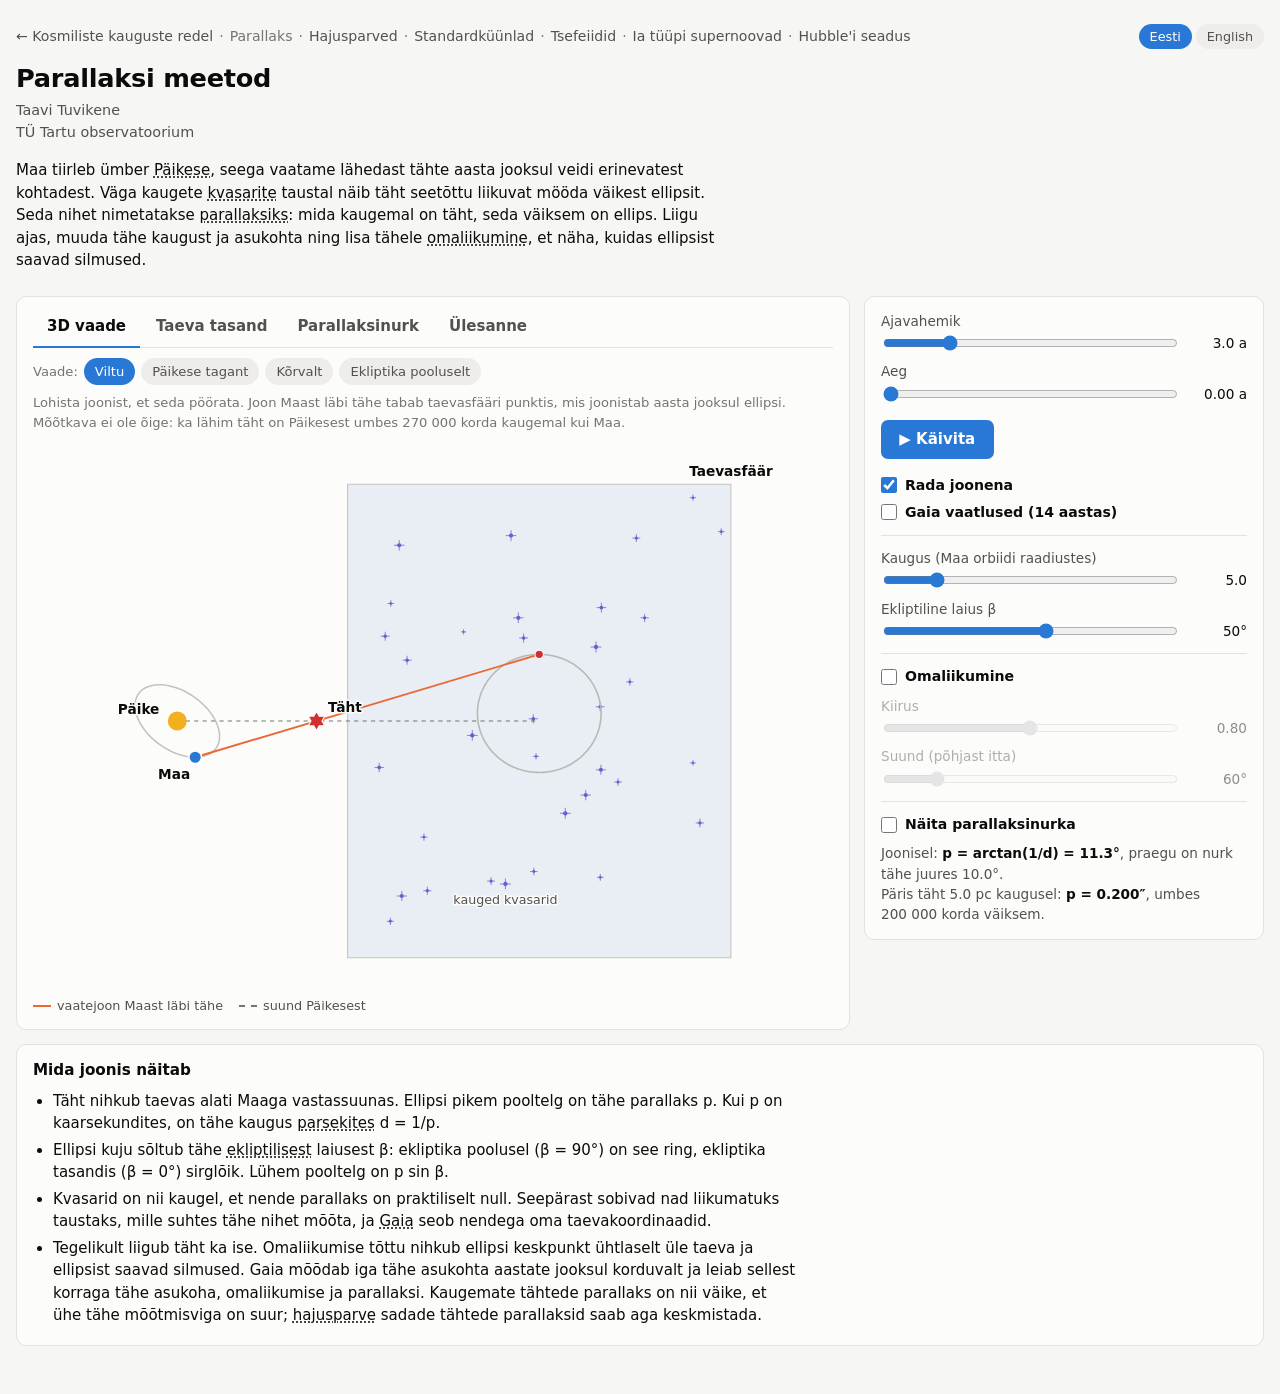
<file: parallaks.html>
<!doctype html>
<html lang="et">
<head>
<meta charset="utf-8">
<meta name="viewport" content="width=device-width, initial-scale=1">
<title>Parallaksi meetod</title>
<meta name="description" content="Interaktiivne joonis parallaksi meetodist: Maa tiirleb ümber Päikese ja lähedane täht joonistab kaugete kvasarite taustal ellipsi, omaliikumisega silmuseid."
  data-en-content="An interactive drawing of the parallax method: the Earth orbits the Sun, and a nearby star traces an ellipse against distant quasars, or loops with proper motion.">
<script>
// The language is set before the page is drawn: ?lang=et or ?lang=en in the address (remembered), else the last
// choice, else Estonian.
(() => {
  let l = new URLSearchParams(location.search).get('lang');
  if (l === 'et' || l === 'en') { try { localStorage.setItem('lang', l); } catch (e) {} }
  else { try { l = localStorage.getItem('lang'); } catch (e) {} }
  document.documentElement.lang = l === 'en' ? 'en' : 'et';
})();
</script>
<style>
:root {
  color-scheme: light;
  --bg: #f6f6f4;
  --surface: #fcfcfb;
  --border: #e3e2dd;
  --text-1: #0b0b0b;
  --text-2: #52514e;
  --text-3: #75746e;
  --grid: #ecebe7;
  --axis: #c4c3bd;
  --sel: #2a78d6;
  --accent: #eb6834;
  --btn: #2a78d6;
  --btn-text: #ffffff;
  --chip: #eeede9;
  --sky: #e9edf4;
  --quasar: #6d5bd0;
  --sun: #f2b01e;
  --earth: #2a78d6;
  --star: #d32f2f;
  --path-dim: #b9b8b2;
  --good: #1f8a4c;
}
@media (prefers-color-scheme: dark) {
  :root:not([data-theme="light"]) {
    color-scheme: dark;
    --bg: #121211;
    --surface: #1a1a19;
    --border: #2f2f2c;
    --text-1: #ffffff;
    --text-2: #c3c2b7;
    --text-3: #959489;
    --grid: #282826;
    --axis: #4a4a46;
    --sel: #3987e5;
    --accent: #d95926;
    --btn: #3987e5;
    --btn-text: #ffffff;
    --chip: #262624;
    --sky: #161a24;
    --quasar: #a99cf2;
    --sun: #f5c04a;
    --earth: #4f9cf0;
    --star: #f05454;
    --path-dim: #55554f;
    --good: #4cc27a;
  }
}
:root[data-theme="dark"] {
  color-scheme: dark;
  --bg: #121211;
  --surface: #1a1a19;
  --border: #2f2f2c;
  --text-1: #ffffff;
  --text-2: #c3c2b7;
  --text-3: #959489;
  --grid: #282826;
  --axis: #4a4a46;
  --sel: #3987e5;
  --accent: #d95926;
  --btn: #3987e5;
  --btn-text: #ffffff;
  --chip: #262624;
  --sky: #161a24;
  --quasar: #a99cf2;
  --sun: #f5c04a;
  --earth: #4f9cf0;
  --star: #f05454;
  --path-dim: #55554f;
  --good: #4cc27a;
}

* { box-sizing: border-box; }
[hidden] { display: none !important; }
/* The page has both languages side by side; data-l marks the text of one, and the other is hidden. */
:root[lang="et"] [data-l="en"], :root[lang="en"] [data-l="et"] { display: none !important; }
html, body { margin: 0; }
body {
  background: var(--bg);
  color: var(--text-1);
  font: 15px/1.5 system-ui, -apple-system, "Segoe UI", Roboto, sans-serif;
}
main { max-width: 1280px; margin: 0 auto; padding: 24px 16px 48px; }
.top { display: flex; flex-wrap: wrap; justify-content: space-between; align-items: baseline; gap: 6px 16px; margin: 0 0 14px; }
.back { font-size: 0.88rem; margin: 0; color: var(--text-3); }
.langs { display: flex; gap: 4px; }
.langs button { font-size: 0.8rem; padding: 2px 10px; border-radius: 999px; background: var(--chip); border-color: transparent; color: var(--text-2); }
.langs button[aria-pressed="true"] { background: var(--btn); color: var(--btn-text); }
.back a { color: var(--text-2); text-decoration: none; }
.back a:hover { color: var(--sel); }
.back .sep { margin: 0 6px; }
h1 { font-size: 1.6rem; line-height: 1.2; margin: 0 0 10px; font-weight: 650; letter-spacing: -0.01em; }
.byline { color: var(--text-2); font-size: 0.9rem; margin: -4px 0 16px; }
.intro a, .explain a { color: inherit; text-decoration: underline dotted; text-underline-offset: 2px; }
.intro a:hover, .explain a:hover { color: var(--sel); text-decoration-style: solid; }
.intro { margin: 0 0 24px; max-width: 75ch; }
h2 { font-size: 0.95rem; margin: 0; font-weight: 600; }
.hint { color: var(--text-3); font-size: 0.82rem; margin: 2px 0 0; }

.card {
  background: var(--surface);
  border: 1px solid var(--border);
  border-radius: 10px;
  padding: 14px 16px;
}
.layout { display: grid; grid-template-columns: minmax(0, 1fr) 400px; gap: 14px; align-items: start; }
.tabs { display: flex; flex-wrap: wrap; align-items: center; gap: 2px; border-bottom: 1px solid var(--border); margin: -4px 0 10px; }
.tabs button {
  border: none; border-radius: 0; background: none; padding: 8px 14px; margin-bottom: -1px;
  color: var(--text-2); font-weight: 550; border-bottom: 2px solid transparent;
}
.tabs button:hover { color: var(--text-1); }
.tabs button[aria-selected="true"] { color: var(--text-1); border-bottom-color: var(--btn); }

svg.scene { display: block; width: 100%; height: auto; max-height: calc(100vh - 240px); min-height: 280px; margin-top: 8px; touch-action: none; user-select: none; -webkit-user-select: none; font-family: inherit; }
/* The square sky views are no taller than the 3D view (760 × 520) at the same width, so the tabs keep about the
   same height; cqw is the width of the tabbed card. On a narrow screen they may still be 360 px high. */
.layout > .card:first-child { container-type: inline-size; }
#sky, #quiz { max-height: min(calc(100vh - 240px), max(calc(100cqw * 520 / 760), 360px)); }
#space { cursor: grab; }
#space.dragging { cursor: grabbing; }

/* Controls */
.controls { display: flex; flex-direction: column; gap: 12px; }
.group { display: flex; flex-direction: column; gap: 8px; }
.playrow { margin: 8px 0; }
.group + .group { border-top: 1px solid var(--border); padding-top: 12px; }
.paxout { margin: 0; font-size: 0.85rem; color: var(--text-2); font-variant-numeric: tabular-nums; }
.paxout b { color: var(--text-1); font-weight: 600; }
.group h3 { font-size: 0.82rem; font-weight: 600; color: var(--text-2); margin: 0; }
.slider { display: grid; grid-template-columns: 1fr 4.5em; align-items: center; gap: 2px 10px; font-size: 0.85rem; color: var(--text-2); }
.slider label { grid-column: 1 / -1; }
.slider output { font-variant-numeric: tabular-nums; text-align: right; color: var(--text-1); }
.group.off .slider { opacity: 0.45; }
input[type="range"] { accent-color: var(--btn); width: 100%; min-width: 0; }
.toggle { display: flex; gap: 8px; align-items: center; font-size: 0.88rem; color: var(--text-1); font-weight: 550; }
.toggles { display: flex; flex-wrap: wrap; gap: 6px 20px; }
.toggle input { accent-color: var(--btn); width: 16px; height: 16px; margin: 0; }
button {
  font: inherit; cursor: pointer; border-radius: 7px; padding: 7px 14px;
  border: 1px solid var(--border); background: var(--surface); color: var(--text-1);
}
button.primary { background: var(--btn); color: var(--btn-text); border-color: transparent; font-weight: 600; min-width: 7.5em; }
button:focus-visible, input:focus-visible { outline: 2px solid var(--sel); outline-offset: 2px; }
.views-btns { display: flex; flex-wrap: wrap; gap: 6px; align-items: center; margin: 0 0 8px; font-size: 0.82rem; color: var(--text-3); }
.views-btns button { font-size: 0.82rem; padding: 3px 10px; border-radius: 999px; background: var(--chip); border-color: transparent; color: var(--text-2); }
.views-btns button[aria-pressed="true"] { background: var(--btn); color: var(--btn-text); }

/* Scene */
.plane { fill: var(--sky); stroke: var(--axis); stroke-width: 1; }
.plane.front { fill-opacity: 0.55; }
.skybox { fill: var(--sky); stroke: var(--axis); }
.orbit { fill: none; stroke: var(--axis); stroke-width: 1.5; }
.sun { fill: var(--sun); }
.earth { fill: var(--earth); stroke: var(--surface); stroke-width: 1.5; }
.star { fill: var(--star); stroke: var(--surface); stroke-width: 1; }
.quasar { fill: var(--quasar); }
.qspike { stroke: var(--quasar); stroke-width: 1; opacity: 0.7; }
.sight { stroke: var(--accent); stroke-width: 1.8; fill: none; }
.ref { stroke: var(--text-3); stroke-width: 1; stroke-dasharray: 4 4; fill: none; }
.pmpath { stroke: var(--star); stroke-width: 1.2; stroke-dasharray: 3 3; fill: none; opacity: 0.8; }
.full { stroke: var(--path-dim); stroke-width: 1.5; fill: none; }
.wedge { fill: color-mix(in srgb, var(--accent) 28%, transparent); stroke: none; }
.wedge-arc, .axis { stroke: var(--text-1); stroke-width: 1.5; fill: none; }
.pax-arrow { stroke: var(--text-1); stroke-width: 1.3; }
.pax-head { fill: var(--text-1); }
.pax { fill: var(--text-1); font-size: 17px; font-weight: 600; paint-order: stroke; stroke: var(--surface); stroke-width: 3px; stroke-linejoin: round; }
.goal { stroke: var(--text-1); stroke-width: 2; stroke-dasharray: 6 5; fill: none; opacity: 0.75; stroke-linejoin: round; }
.goal.solved { stroke: var(--good); stroke-width: 5; stroke-dasharray: none; opacity: 0.6; }
.obs { stroke: var(--text-1); stroke-width: 1.6; stroke-linecap: round; }
.goalpt { fill: var(--text-1); opacity: 0.8; }
.goalpt.solved { fill: var(--good); opacity: 1; }
.quizbar { display: flex; flex-wrap: wrap; align-items: center; gap: 8px 14px; margin-top: 8px; }
.quizout { margin: 0; font-size: 0.88rem; color: var(--text-2); font-variant-numeric: tabular-nums; }
.quizout.solved { color: var(--good); font-weight: 600; }
.done { stroke: var(--accent); stroke-width: 2.2; fill: none; stroke-linejoin: round; stroke-linecap: round; }
.truepos { fill: var(--surface); stroke: var(--text-2); stroke-width: 1.5; }
.offset { stroke: var(--text-2); stroke-width: 1; }
.lbl { fill: var(--text-1); font-size: 13px; font-weight: 600; paint-order: stroke; stroke: var(--surface); stroke-width: 3px; stroke-linejoin: round; }
.lbl2 { fill: var(--text-2); font-size: 12px; paint-order: stroke; stroke: var(--surface); stroke-width: 3px; stroke-linejoin: round; }

.legend { display: flex; flex-wrap: wrap; gap: 6px 16px; margin-top: 8px; font-size: 0.8rem; color: var(--text-2); }
.legend > span { display: inline-flex; align-items: center; gap: 6px; }
.legend i { display: inline-block; width: 18px; height: 0; border-top: 2px solid; }

.explain { margin-top: 14px; }
.explain ul { margin: 8px 0 0; padding-left: 20px; max-width: 80ch; }
.explain li { margin: 4px 0; }

@media (max-width: 900px) {
  .layout { grid-template-columns: 1fr; }
}
</style>
</head>
<body>
<main>
  <div class="top">
    <p class="back" data-l="et"><a href="index.html">← Kosmiliste kauguste redel</a><span class="sep">·</span>Parallaks<span class="sep">·</span><a href="hajusparved.html">Hajusparved</a><span class="sep">·</span><a href="standardkuunlad.html">Standardküünlad</a><span class="sep">·</span><a href="tsefeiidid.html">Tsefeiidid</a><span class="sep">·</span><a href="supernoovad.html">Ia tüüpi supernoovad</a><span class="sep">·</span><a href="hubble.html">Hubble'i seadus</a></p>
    <p class="back" data-l="en"><a href="index.html">← The cosmic distance ladder</a><span class="sep">·</span>Parallax<span class="sep">·</span><a href="hajusparved.html">Open clusters</a><span class="sep">·</span><a href="standardkuunlad.html">Standard candles</a><span class="sep">·</span><a href="tsefeiidid.html">Cepheids</a><span class="sep">·</span><a href="supernoovad.html">Type Ia supernovae</a><span class="sep">·</span><a href="hubble.html">Hubble's law</a></p>
    <div class="langs" role="group" aria-label="Keel" data-en-aria-label="Language">
      <button type="button" data-lang="et" lang="et">Eesti</button>
      <button type="button" data-lang="en" lang="en">English</button>
    </div>
  </div>
  <h1><span data-l="et">Parallaksi meetod</span><span data-l="en">The parallax method</span></h1>
  <p class="byline">Taavi Tuvikene<br><span data-l="et">TÜ Tartu observatoorium</span><span data-l="en">Tartu Observatory, University of Tartu</span></p>
  <p class="intro" data-l="et">Maa tiirleb ümber <a href="https://et.wikipedia.org/wiki/Päike" target="_blank" rel="noopener">Päikese</a>, seega vaatame lähedast tähte aasta jooksul veidi erinevatest kohtadest.
    Väga kaugete <a href="https://et.wikipedia.org/wiki/Kvasar" target="_blank" rel="noopener">kvasarite</a> taustal näib täht seetõttu liikuvat mööda väikest ellipsit. Seda nihet nimetatakse
    <a href="https://et.wikipedia.org/wiki/Parallaks" target="_blank" rel="noopener">parallaksiks</a>: mida kaugemal on täht, seda väiksem on ellips. Liigu ajas, muuda tähe kaugust ja asukohta
    ning lisa tähele <a class="en" href="https://en.wikipedia.org/wiki/Proper_motion" target="_blank" rel="noopener" title="Ingliskeelne Vikipeedia">omaliikumine</a>, et näha, kuidas ellipsist saavad silmused.</p>
  <p class="intro" data-l="en">The Earth orbits the <a href="https://en.wikipedia.org/wiki/Sun" target="_blank" rel="noopener">Sun</a>, so over a year we see a nearby star from slightly different places.
    Against the very distant <a href="https://en.wikipedia.org/wiki/Quasar" target="_blank" rel="noopener">quasars</a>, the star therefore seems to move along a small ellipse. This shift is called
    <a href="https://en.wikipedia.org/wiki/Stellar_parallax" target="_blank" rel="noopener">parallax</a>: the farther away the star, the smaller the ellipse. Move through time, change the star's distance and position,
    and give the star a <a href="https://en.wikipedia.org/wiki/Proper_motion" target="_blank" rel="noopener">proper motion</a> to see how the ellipse turns into loops.</p>

  <div class="layout">
    <section class="card">
      <div class="tabs" role="tablist" aria-label="Vaade" data-en-aria-label="View">
        <button type="button" role="tab" id="tab3d" aria-controls="pane3d" aria-selected="true"><span data-l="et">3D vaade</span><span data-l="en">3D view</span></button>
        <button type="button" role="tab" id="tab2d" aria-controls="pane2d" aria-selected="false" tabindex="-1"><span data-l="et">Taeva tasand</span><span data-l="en">Sky plane</span></button>
        <button type="button" role="tab" id="tabpx" aria-controls="panepx" aria-selected="false" tabindex="-1"><span data-l="et">Parallaksinurk</span><span data-l="en">Parallax angle</span></button>
        <button type="button" role="tab" id="tabquiz" aria-controls="panequiz" aria-selected="false" tabindex="-1"><span data-l="et">Ülesanne</span><span data-l="en">Puzzle</span></button>
      </div>
      <div id="pane3d" role="tabpanel" aria-labelledby="tab3d">
        <div class="views-btns" role="group" aria-label="Vaatenurk" data-en-aria-label="Viewing angle">
          <span data-l="et">Vaade:</span><span data-l="en">View:</span>
          <button type="button" data-view="oblique"><span data-l="et">Viltu</span><span data-l="en">Oblique</span></button>
          <button type="button" data-view="sun"><span data-l="et">Päikese tagant</span><span data-l="en">From behind the Sun</span></button>
          <button type="button" data-view="side"><span data-l="et">Kõrvalt</span><span data-l="en">From the side</span></button>
          <button type="button" data-view="pole"><span data-l="et">Ekliptika pooluselt</span><span data-l="en">From the ecliptic pole</span></button>
        </div>
        <p class="hint" data-l="et">Lohista joonist, et seda pöörata. Joon Maast läbi tähe tabab taevasfääri punktis, mis joonistab aasta jooksul ellipsi.
          Mõõtkava ei ole õige: ka lähim täht on Päikesest umbes 270 000 korda kaugemal kui Maa.</p>
        <p class="hint" data-l="en">Drag the drawing to turn it. The line from the Earth through the star meets the celestial sphere at a point that traces an ellipse over the year.
          The scale is not true: even the nearest star is about 270,000 times farther from the Sun than the Earth is.</p>
        <svg id="space" class="scene" viewBox="0 0 760 520" role="img" aria-label="Ruumiline joonis: Päike, Maa orbiit, täht ja taevasfäär" data-en-aria-label="3D drawing: the Sun, the Earth's orbit, the star and the celestial sphere"></svg>
        <div class="legend">
          <span><i style="border-color: var(--accent)"></i><span data-l="et">vaatejoon Maast läbi tähe</span><span data-l="en">line of sight from the Earth through the star</span></span>
          <span><i style="border-color: var(--text-3); border-top-style: dashed"></i><span data-l="et">suund Päikesest</span><span data-l="en">direction from the Sun</span></span>
          <span id="lgPm" hidden><i style="border-color: var(--star); border-top-style: dashed"></i><span data-l="et">tähe tegelik liikumine</span><span data-l="en">true motion of the star</span></span>
          <span class="lgGaia">× <span data-l="et">Gaia vaatlus</span><span data-l="en">Gaia observation</span></span>
        </div>
      </div>
      <div id="pane2d" role="tabpanel" aria-labelledby="tab2d" hidden>
        <p class="hint" data-l="et">Tähe näiv asukoht kvasarite taustal. Oranž: läbitud rada, hall: kogu rada valitud ajavahemiku jooksul.</p>
        <p class="hint" data-l="en">The apparent position of the star against the quasars. Orange: the path travelled so far; grey: the whole path over the chosen time span.</p>
        <svg id="sky" class="scene" viewBox="0 0 440 440" role="img" aria-label="Tähe näiv rada kvasarite taustal" data-en-aria-label="The apparent path of the star against the quasars"></svg>
        <div class="legend">
          <span><i style="border-color: var(--accent)"></i><span data-l="et">näiv rada</span><span data-l="en">apparent path</span></span>
          <span id="lgTrue" hidden><i style="border-color: var(--text-3); border-top-style: dashed"></i><span data-l="et">asukoht Päikesest vaadatuna</span><span data-l="en">position seen from the Sun</span></span>
          <span class="lgGaia">× <span data-l="et">Gaia vaatlus</span><span data-l="en">Gaia observation</span></span>
        </div>
      </div>
      <div id="panepx" role="tabpanel" aria-labelledby="tabpx" hidden>
        <p class="hint" data-l="et">Külgvaade lähemalt, kui Maa on Päikesest 1 aü kaugusel risti tähe suunaga. Muuda tähe kaugust ja vaata, kuidas parallaksinurk p muutub:
          mida kaugemal on täht, seda väiksem on nurk.</p>
        <p class="hint" data-l="en">A closer side view, with the Earth 1 au from the Sun at right angles to the direction of the star. Change the star's distance and see how the parallax angle p changes:
          the farther away the star, the smaller the angle.</p>
        <svg id="tri" class="scene" viewBox="0 0 760 250" role="img" aria-label="Parallaksinurk kolmnurgas Päike, Maa ja täht" data-en-aria-label="The parallax angle in the triangle of the Sun, the Earth and the star"></svg>
        <div class="legend">
          <span><i style="border-color: var(--accent)"></i><span data-l="et">vaatejoon Maast läbi tähe</span><span data-l="en">line of sight from the Earth through the star</span></span>
          <span><i style="border-color: var(--text-3); border-top-style: dashed"></i><span data-l="et">suund Päikesest</span><span data-l="en">direction from the Sun</span></span>
        </div>
      </div>
      <div id="panequiz" role="tabpanel" aria-labelledby="tabquiz" hidden>
        <p class="hint" data-l="et">Punktiirjoon ja Gaia vaatlused punktidena näitavad ühe tähe näivat rada taevas. Sea paremal tähe kaugus, ekliptiline laius ja omaliikumine nii, et sinu tähe rada
          (oranž) kattuks sellega.</p>
        <p class="hint" data-l="en">The dotted line, and the Gaia observations as points, show the apparent path of a star on the sky. Set the distance, ecliptic latitude and proper motion of your star on the right so that its path
          (orange) matches it.</p>
        <div class="quizbar">
          <button type="button" id="newQuiz"><span data-l="et">Uus ülesanne</span><span data-l="en">New puzzle</span></button>
          <p class="quizout" id="quizOut" aria-live="polite"></p>
        </div>
        <svg id="quiz" class="scene" viewBox="0 0 440 440" role="img" aria-label="Ülesanne: tähe näiv rada, mida tuleb järele teha" data-en-aria-label="Puzzle: the apparent path of a star to reproduce"></svg>
      </div>
    </section>

    <section class="card controls" aria-label="Seaded" data-en-aria-label="Settings">
      <div class="group">
        <div class="slider"><label for="span"><span data-l="et">Ajavahemik</span><span data-l="en">Time span</span></label><input type="range" id="span" min="1" max="10.5" step="0.5" value="3"><output for="span" id="spanOut"></output></div>
        <div class="slider"><label for="time"><span data-l="et">Aeg</span><span data-l="en">Time</span></label><input type="range" id="time" min="0" max="3" step="0.001" value="0"><output for="time" id="timeOut"></output></div>
        <div class="playrow"><button type="button" class="primary" id="play">▶ Käivita</button></div>
        <div class="toggles">
          <label class="toggle"><input type="checkbox" id="line" checked> <span data-l="et">Rada joonena</span><span data-l="en">Path as a line</span></label>
          <label class="toggle"><input type="checkbox" id="gaia"> <span data-l="et">Gaia vaatlused (14 aastas)</span><span data-l="en">Gaia observations (14 a year)</span></label>
        </div>
      </div>
      <div class="group">
        <div class="slider"><label for="dist"><span data-l="et">Kaugus (Maa orbiidi raadiustes)</span><span data-l="en">Distance (in radii of the Earth's orbit)</span></label><input type="range" id="dist" min="4" max="10" step="0.1" value="5"><output for="dist" id="distOut"></output></div>
        <div class="slider"><label for="beta"><span data-l="et">Ekliptiline laius β</span><span data-l="en">Ecliptic latitude β</span></label><input type="range" id="beta" min="0" max="90" step="1" value="50"><output for="beta" id="betaOut"></output></div>
      </div>
      <div class="group off" id="pmGroup">
        <label class="toggle"><input type="checkbox" id="pm"> <span data-l="et">Omaliikumine</span><span data-l="en">Proper motion</span></label>
        <div class="slider"><label for="mu"><span data-l="et">Kiirus</span><span data-l="en">Speed</span></label><input type="range" id="mu" min="0.1" max="1.5" step="0.01" value="0.8" disabled><output for="mu" id="muOut"></output></div>
        <div class="slider"><label for="phi"><span data-l="et">Suund (põhjast itta)</span><span data-l="en">Direction (from north to east)</span></label><input type="range" id="phi" min="0" max="360" step="1" value="60" disabled><output for="phi" id="phiOut"></output></div>
      </div>
      <div class="group">
        <label class="toggle"><input type="checkbox" id="pax"> <span data-l="et">Näita parallaksinurka</span><span data-l="en">Show the parallax angle</span></label>
        <p class="paxout" id="paxOut"></p>
      </div>
    </section>
  </div>

  <section class="card explain">
    <h2><span data-l="et">Mida joonis näitab</span><span data-l="en">What the drawing shows</span></h2>
    <ul data-l="et">
      <li>Täht nihkub taevas alati Maaga vastassuunas. Ellipsi pikem pooltelg on tähe parallaks p. Kui p on kaarsekundites, on tähe kaugus <a href="https://et.wikipedia.org/wiki/Parsek" target="_blank" rel="noopener">parsekites</a> d = 1/p.</li>
      <li>Ellipsi kuju sõltub tähe <a href="https://et.wikipedia.org/wiki/Ekliptika" target="_blank" rel="noopener">ekliptilisest</a> laiusest β: ekliptika poolusel (β = 90°) on see ring, ekliptika tasandis (β = 0°) sirglõik. Lühem pooltelg on p sin β.</li>
      <li>Kvasarid on nii kaugel, et nende parallaks on praktiliselt null. Seepärast sobivad nad liikumatuks taustaks, mille suhtes tähe nihet mõõta, ja <a href="https://et.wikipedia.org/wiki/Gaia_(kosmoseteleskoop)" target="_blank" rel="noopener">Gaia</a> seob nendega oma taevakoordinaadid.</li>
      <li>Tegelikult liigub täht ka ise. Omaliikumise tõttu nihkub ellipsi keskpunkt ühtlaselt üle taeva ja ellipsist saavad silmused. Gaia mõõdab iga tähe asukohta aastate jooksul korduvalt ja leiab sellest korraga tähe asukoha, omaliikumise ja parallaksi.
        Kaugemate tähtede parallaks on nii väike, et ühe tähe mõõtmisviga on suur; <a href="hajusparved.html">hajusparve</a> sadade tähtede parallaksid saab aga keskmistada.</li>
    </ul>
    <ul data-l="en">
      <li>The star always shifts on the sky in the direction opposite to the Earth. The semi-major axis of the ellipse is the star's parallax p. With p in arcseconds, the star's distance in <a href="https://en.wikipedia.org/wiki/Parsec" target="_blank" rel="noopener">parsecs</a> is d = 1/p.</li>
      <li>The shape of the ellipse depends on the star's <a href="https://en.wikipedia.org/wiki/Ecliptic_coordinate_system" target="_blank" rel="noopener">ecliptic</a> latitude β: at the ecliptic pole (β = 90°) it is a circle, in the plane of the ecliptic (β = 0°) a straight line. The semi-minor axis is p sin β.</li>
      <li>Quasars are so far away that their parallax is practically zero. This makes them a fixed background to measure the star's shift against, and <a href="https://en.wikipedia.org/wiki/Gaia_(spacecraft)" target="_blank" rel="noopener">Gaia</a> ties its sky coordinates to them.</li>
      <li>In reality the star also moves by itself. Its proper motion carries the centre of the ellipse steadily across the sky, and the ellipse turns into loops. Gaia measures the position of each star many times over the years, and from these finds the star's position, proper motion and parallax together.
        The parallax of more distant stars is so small that the error for a single star is large, but the parallaxes of hundreds of stars in an <a href="hajusparved.html">open cluster</a> can be averaged.</li>
    </ul>
  </section>
</main>

<script>
(() => {
  // Schematic units: the Earth's orbit has radius 1, the quasar background is a plane at distance D from the Sun,
  // perpendicular to the direction of the star, and spans ±H in both directions. The time runs from 0 to st.T years.
  const D = 13, H = 5, NS = 'http://www.w3.org/2000/svg';
  // A text drawn by the script, in the language of the page.
  const L = (et, en) => (document.documentElement.lang === 'en' ? en : et);
  const st = { T: 3, t: 0, d: 5, beta: 50, pm: false, mu: 0.8, phi: 60, az: 36, el: 0, roll: false, view: 'oblique', pax: false, line: true, gaia: false, playing: false };
  // Preset viewing angles (az, el in the camera's star-based frame, see camera(); roll turns the picture upside down). The pole view depends on β, so the
  // presets are applied again whenever β changes; dragging the view leaves the preset.
  const VIEWS = {
    oblique: () => [36, 0, false],                        // the default: from behind the Sun, turned far enough to bring the Sun and the star out to the left of the sphere
    sun: () => [0, 0, false],                             // from behind the Sun along the line of sight: the ellipse face-on
    side: () => [90, 0, false],                           // from the side: the orbit and the quasar plane edge-on, the parallax angle in full
    pole: () => [180, Math.min(85, 90 - st.beta), true],  // from above the ecliptic north pole: the orbit face-on, the star up
  };
  function applyView() { if (st.view) [st.az, st.el, st.roll] = VIEWS[st.view](); }
  const rad = Math.PI / 180;

  const add = (a, b) => [a[0] + b[0], a[1] + b[1], a[2] + b[2]];
  const sub = (a, b) => [a[0] - b[0], a[1] - b[1], a[2] - b[2]];
  const mul = (a, k) => [a[0] * k, a[1] * k, a[2] * k];
  const dot = (a, b) => a[0] * b[0] + a[1] * b[1] + a[2] * b[2];

  // Fixed quasar positions on the background plane, from a seeded generator so they stay put between visits.
  let seed = 7;
  const rnd = () => (seed = (seed * 16807) % 2147483647) / 2147483647;
  const quasars = Array.from({ length: 34 }, () => [(rnd() * 2 - 1) * (H - 0.25), (rnd() * 2 - 1) * (H - 0.25), 0.6 + rnd() * 0.8]);

  // Ecliptic coordinates: the Earth orbits in the x-y plane, and the star lies at ecliptic longitude 0 and latitude β.
  // n points to the star, u to the east (increasing longitude) and N to the north on the sky.
  function basis() {
    const b = st.beta * rad;
    return { n: [Math.cos(b), 0, Math.sin(b)], u: [0, 1, 0], N: [-Math.sin(b), 0, Math.cos(b)] };
  }
  const earth = t => [Math.cos(2 * Math.PI * t), Math.sin(2 * Math.PI * t), 0];
  // Proper motion is given as the motion of the star's sky position seen from the Sun, in background-plane units per
  // year, so that it does not change with the distance. The star is at its reference position in the middle of the time range.
  function pmOffset(t) {
    if (!st.pm) return [0, 0];
    const k = st.mu * (t - st.T / 2), p = st.phi * rad;
    return [k * Math.sin(p), k * Math.cos(p)];
  }
  function star(t, B) {
    const [e, nn] = pmOffset(t), k = st.d / D;
    return add(mul(B.n, st.d), add(mul(B.u, e * k), mul(B.N, nn * k)));
  }
  // Where the line from the Earth through the star meets the background plane.
  function hit(t, B) {
    const E = earth(t), dir = sub(star(t, B), E);
    return add(E, mul(dir, (D - dot(B.n, E)) / dot(B.n, dir)));
  }
  const skyXY = (P, B) => [dot(P, B.u), dot(P, B.N)];

  function el(tag, attrs, parent) {
    const e = document.createElementNS(NS, tag);
    for (const k in attrs) e.setAttribute(k, attrs[k]);
    if (parent) parent.appendChild(e);
    return e;
  }
  const pts = a => a.map(p => p[0].toFixed(1) + ',' + p[1].toFixed(1)).join(' ');
  function text(parent, x, y, s, cls, anchor) {
    const e = el('text', { x: x.toFixed(1), y: y.toFixed(1), class: cls || 'lbl', 'text-anchor': anchor || 'start' }, parent);
    e.textContent = s;
    return e;
  }
  function quasarGlyph(g, x, y, s) {
    const r = 1.8 * s, k = 4.5 * s;
    el('line', { x1: x - k, y1: y, x2: x + k, y2: y, class: 'qspike' }, g);
    el('line', { x1: x, y1: y - k, x2: x, y2: y + k, class: 'qspike' }, g);
    el('circle', { cx: x, cy: y, r, class: 'quasar' }, g);
  }
  function starGlyph(g, x, y, r) {
    const p = [];
    // Hexagram: six points, with the inner corners where the two triangles cross.
    for (let i = 0; i < 12; i++) {
      const a = -Math.PI / 2 + i * Math.PI / 6, rr = i % 2 ? r / Math.sqrt(3) : r;
      p.push([x + rr * Math.cos(a), y + rr * Math.sin(a)]);
    }
    el('polygon', { points: pts(p), class: 'star' }, g);
  }

  // Path samples over the whole time range, 300 per year; recomputed only when the geometry changes.
  let cache = null;
  function samples(B) {
    const key = [st.T, st.d, st.beta, st.pm, st.mu, st.phi].join();
    if (cache && cache.key === key) return cache;
    const n = Math.round(300 * st.T), P = [];
    for (let i = 0; i <= n; i++) P.push(hit(st.T * i / n, B));
    return (cache = { key, P });
  }
  const upTo = (arr, t) => arr.slice(0, Math.floor(t / st.T * (arr.length - 1)) + 1);

  // Times when Gaia measures the star: 14 in every year, at random times within the year, over the longest time span.
  // They are drawn again with every new puzzle.
  let obsT = [];
  function newObs() {
    const Tmax = +document.getElementById('span').max;
    obsT = [];
    for (let y = 0; y < Tmax; y++) for (let i = 0; i < 14; i++) obsT.push(y + Math.random());
    obsT = obsT.filter(t => t <= Tmax).sort((a, b) => a - b);
  }
  newObs();
  function cross(g, [x, y], k = 4) {
    el('line', { x1: x - k, y1: y - k, x2: x + k, y2: y + k, class: 'obs' }, g);
    el('line', { x1: x - k, y1: y + k, x2: x + k, y2: y - k, class: 'obs' }, g);
  }

  /* ---------- 3D view ---------- */
  const space = document.getElementById('space');
  const W = 760, Hh = 520, SCMAX = 60;
  // The camera is set relative to the star: az turns it from behind the Sun (0°) towards the east, and el raises it
  // towards the sky north. Screen up stays close to the sky north, as in the sky view, so changing β tilts the orbit.
  function camera(B) {
    const a = st.az * rad, e = st.el * rad;
    const f = add(mul(add(mul(B.n, -Math.cos(a)), mul(B.u, -Math.sin(a))), Math.cos(e)), mul(B.N, Math.sin(e)));  // towards the viewer
    const cr = (p, q) => [p[1] * q[2] - p[2] * q[1], p[2] * q[0] - p[0] * q[2], p[0] * q[1] - p[1] * q[0]];
    const sg = st.roll ? -1 : 1, r0 = cr(B.N, f), r = mul(r0, sg / Math.hypot(...r0)), up = cr(f, r);
    // Fit the quasar plane, the orbit and the star to the drawing, leaving room for the labels.
    const box = [[-H, -H], [H, -H], [H, H], [-H, H]].map(([a, b]) => add(mul(B.n, D), add(mul(B.u, a), mul(B.N, b))));
    for (let i = 0; i < 24; i++) box.push(earth(i / 24));
    box.push(star(0, B), star(st.T, B));
    const xs = box.map(P => dot(P, r)), ys = box.map(P => dot(P, up));
    const x0 = Math.min(...xs), x1 = Math.max(...xs), y0 = Math.min(...ys), y1 = Math.max(...ys);
    const sc = Math.min(SCMAX, (W - 60) / (x1 - x0), (Hh - 70) / (y1 - y0));
    const cx = (x0 + x1) / 2, cy = (y0 + y1) / 2;
    return {
      p: P => [W / 2 + sc * (dot(P, r) - cx), Hh / 2 + 6 - sc * (dot(P, up) - cy)],
      depth: P => dot(P, f),
    };
  }

  function drawSpace() {
    const B = basis(), cam = camera(B), S = samples(B);
    const t = st.t, E = earth(t), Sx = star(t, B), Ph = hit(t, B);
    space.textContent = '';

    const back = el('g', {}), front = el('g', {});
    // The background plane and everything on it.
    const corners = [[-H, -H], [H, -H], [H, H], [-H, H]].map(([a, b]) => add(mul(B.n, D), add(mul(B.u, a), mul(B.N, b))));
    const planeBehind = cam.depth(mul(B.n, D)) < cam.depth(mul(B.n, st.d));
    el('polygon', { points: pts(corners.map(cam.p)), class: planeBehind ? 'plane' : 'plane front' }, back);
    const onPlane = (a, b) => add(mul(B.n, D), add(mul(B.u, a), mul(B.N, b)));
    for (const [a, b, s] of quasars) { const [x, y] = cam.p(onPlane(a, b)); quasarGlyph(back, x, y, s * 0.85); }
    if (st.line) {
      el('polyline', { points: pts(S.P.map(cam.p)), class: 'full' }, back);
      el('polyline', { points: pts(upTo(S.P, t).map(cam.p)), class: 'done' }, back);
    }
    if (st.gaia) for (const o of obsT) { if (o > t) break; cross(back, cam.p(hit(o, B))); }
    const lab = cam.p(onPlane(-H, H));
    text(back, lab[0], lab[1] - 8, L('Taevasfäär', 'Celestial sphere'), 'lbl', 'middle');
    // Name the objects on the sphere next to one quasar low in the middle, away from the star's path, unless the sphere
    // is seen nearly edge-on.
    if (Math.abs(cam.depth(B.n) - cam.depth([0, 0, 0])) > 0.4) {
      const q = quasars.filter(([a]) => Math.abs(a) < H / 2).reduce((m, x) => (x[1] < m[1] ? x : m));
      const [x, y] = cam.p(onPlane(q[0], q[1]));
      text(back, x, y + 19, L('kauged kvasarid', 'distant quasars'), 'lbl2', 'middle');
    }

    // Sun, orbit, star and the lines of sight.
    const orbit = [];
    for (let i = 0; i <= 96; i++) orbit.push(cam.p(earth(i / 96)));
    el('polyline', { points: pts(orbit), class: 'orbit' }, front);
    // The direction from the Sun through the star; the star's position relative to it is its parallax.
    const pSun = cam.p([0, 0, 0]), pRef = cam.p(mul(Sx, D / st.d));
    el('line', { x1: pSun[0], y1: pSun[1], x2: pRef[0], y2: pRef[1], class: 'ref' }, front);
    if (st.pm) {
      const a = cam.p(star(0, B)), b = cam.p(star(st.T, B));
      el('line', { x1: a[0], y1: a[1], x2: b[0], y2: b[1], class: 'pmpath' }, front);
    }
    const pE = cam.p(E), pS = cam.p(Sx), pP = cam.p(Ph);
    el('line', { x1: pE[0], y1: pE[1], x2: pP[0], y2: pP[1], class: 'sight' }, front);
    el('circle', { cx: pP[0], cy: pP[1], r: 4, class: 'star' }, front);

    // With the parallax angle shown, the other two sides of the triangle: the Earth's orbital radius, 1 aü, and the
    // distance d from the Sun to the star. Each label sits beside the middle of its side, away from the third corner.
    const side = (a, b, away, s) => {
      const m = [(a[0] + b[0]) / 2, (a[1] + b[1]) / 2], L = Math.hypot(b[0] - a[0], b[1] - a[1]);
      if (L < 30) return;  // seen nearly end-on, the side is too short to label
      let nx = (a[1] - b[1]) / L, ny = (b[0] - a[0]) / L;
      if (nx * (away[0] - m[0]) + ny * (away[1] - m[1]) > 0) { nx = -nx; ny = -ny; }
      text(front, m[0] + nx * 10, m[1] + ny * 10 + 6 + Math.max(0, ny) * 6, s, 'pax', nx > 0.35 ? 'start' : nx < -0.35 ? 'end' : 'middle');
    };
    if (st.pax) {
      el('line', { x1: pSun[0], y1: pSun[1], x2: pE[0], y2: pE[1], class: 'axis' }, front);
      side(pSun, pE, pS, L('1 aü', '1 au'));
      side(pSun, pS, pE, 'd');
    }
    const sun = g => el('circle', { cx: pSun[0], cy: pSun[1], r: 9, class: 'sun' }, g);
    const earthDot = g => el('circle', { cx: pE[0], cy: pE[1], r: 6, class: 'earth' }, g);
    if (cam.depth(E) > cam.depth([0, 0, 0])) { sun(front); earthDot(front); } else { earthDot(front); sun(front); }
    if (st.pax) {
      // The parallax angle at the star, between the directions to the Sun and to the Earth, drawn as a wedge
      // opening from the star towards them, and again as the opposite angle between the same two lines where they go on
      // past the star towards the sphere. Only the first is labelled.
      const unit = v => mul(v, 1 / Math.hypot(...v));
      const toSun = unit(mul(Sx, -1)), toEarth = unit(sub(E, Sx)), rho = 0.45 * st.d;
      const wedge = (u, v, r) => {
        const arc = [];
        for (let i = 0; i <= 24; i++) arc.push(cam.p(add(Sx, mul(unit(add(mul(u, 1 - i / 24), mul(v, i / 24))), r))));
        el('polygon', { points: pts([pS, ...arc]), class: 'wedge' }, front);
        el('polyline', { points: pts(arc), class: 'wedge-arc' }, front);
      };
      wedge(toSun, toEarth, rho);
      wedge(mul(toSun, -1), mul(toEarth, -1), 0.45 * (D - st.d));
      const m = cam.p(add(Sx, mul(unit(add(toSun, toEarth)), rho * 0.62)));
      text(front, m[0], m[1] + 6, 'p', 'pax', 'middle');
    }
    starGlyph(front, pS[0], pS[1], 9);
    // The Sun and the Earth are labelled on the outer side of the Sun-Earth-star triangle, leaving its sides free for
    // the labels of the parallax angle, 1 aü and d.
    const outward = (p, ...from) => {
      let x = 0, y = 0;
      for (const q of from) { const L = Math.hypot(p[0] - q[0], p[1] - q[1]) || 1; x += (p[0] - q[0]) / L; y += (p[1] - q[1]) / L; }
      const L = Math.hypot(x, y);
      if (L > 0.3) return [x / L, y / L];
      // The corners are nearly in a line: go sideways instead, opposite to the side label placed by side() below.
      const v = [p[0] - from[0][0], p[1] - from[0][1]], V = Math.hypot(...v) || 1;
      return [v[1] / V, -v[0] / V];
    };
    const label = (p, dir, r, s) => text(front, p[0] + dir[0] * r, p[1] + dir[1] * r + 4 + Math.max(0, dir[1]) * 6, s, 'lbl',
      dir[0] > 0.35 ? 'start' : dir[0] < -0.35 ? 'end' : 'middle');
    label(pSun, outward(pSun, pE, pS), 20, L('Päike', 'Sun'));
    label(pE, outward(pE, pSun, pS), 12, L('Maa', 'Earth'));
    text(front, pS[0] + 11, pS[1] - 9, L('Täht', 'Star'), 'lbl');

    // Draw the background plane behind the solar system unless the view is turned to look at it from behind.
    if (planeBehind) { space.append(back, front); } else { space.append(front, back); }
  }

  /* ---------- Sky view ---------- */
  const sky = document.getElementById('sky');
  const SW = 440, SK = (SW - 40) / (2 * H);
  // East is to the left on the sky, as seen from inside looking out.
  const sp = ([e, n]) => [SW / 2 - SK * e, SW / 2 - SK * n];

  function drawSky() {
    const B = basis(), S = samples(B), t = st.t;
    sky.textContent = '';
    el('rect', { x: 20, y: 20, width: SW - 40, height: SW - 40, rx: 4, class: 'skybox' }, sky);
    for (const [a, b, s] of quasars) { const [x, y] = sp([a, b]); quasarGlyph(sky, x, y, s); }
    const XY = S.P.map(P => sp(skyXY(P, B)));
    if (st.line) {
      el('polyline', { points: pts(XY), class: 'full' }, sky);
      el('polyline', { points: pts(upTo(XY, t)), class: 'done' }, sky);
    }
    if (st.gaia) for (const o of obsT) { if (o > t) break; cross(sky, sp(skyXY(hit(o, B), B)), 3); }
    const now = sp(skyXY(hit(t, B), B));
    if (st.pm) {
      const a = sp(pmOffset(0)), b = sp(pmOffset(st.T)), c = sp(pmOffset(t));
      el('line', { x1: a[0], y1: a[1], x2: b[0], y2: b[1], class: 'ref' }, sky);
      el('line', { x1: c[0], y1: c[1], x2: now[0], y2: now[1], class: 'offset' }, sky);
      el('circle', { cx: c[0], cy: c[1], r: 4, class: 'truepos' }, sky);
    } else {
      const c = sp([0, 0]);
      el('line', { x1: c[0], y1: c[1], x2: now[0], y2: now[1], class: 'offset' }, sky);
      el('circle', { cx: c[0], cy: c[1], r: 3, class: 'truepos' }, sky);
    }
    if (st.pax) {
      // The semi-major axis of the parallax ellipse, from the position seen from the Sun towards the west, where the
      // star is when the Earth is a quarter of a year past the line of sight.
      const [ce, cn] = pmOffset(t), a = sp([ce, cn]), b = sp([ce - (D / st.d - 1), cn]);
      el('line', { x1: a[0], y1: a[1], x2: b[0], y2: b[1], class: 'axis' }, sky);
      for (const q of [a, b]) el('line', { x1: q[0], y1: q[1] - 6, x2: q[0], y2: q[1] + 6, class: 'axis' }, sky);
      text(sky, (a[0] + b[0]) / 2, a[1] + 22, 'p', 'pax', 'middle');
    }
    starGlyph(sky, now[0], now[1], 10);
    text(sky, SW / 2, 14, L('põhi', 'north'), 'lbl2', 'middle');
    text(sky, 14, SW / 2, L('ida', 'east'), 'lbl2', 'middle').setAttribute('transform', `rotate(-90 14 ${SW / 2})`);
  }

  /* ---------- Parallax angle view ---------- */
  // The side view zoomed in on the triangle of the Sun, the Earth and the star, with the Earth a quarter of a year from
  // the line of sight so that the side of 1 au stands upright. The scale is fixed and the right edge is a little past
  // the largest star distance, so the angle visibly shrinks as the star moves away. Units are au, y up.
  const tri = document.getElementById('tri');
  const TW = 760, TH = 250, TX0 = -0.9, TX1 = +document.getElementById('dist').max + 0.6, TS = (TW - 30) / (TX1 - TX0);
  const tp = ([x, y]) => [15 + TS * (x - TX0), TH - 115 - TS * y];

  function drawTri() {
    tri.textContent = '';
    const d = st.d, S = [0, 0], E = [0, 1], X = [d, 0];
    const pS = tp(S), pE = tp(E), pX = tp(X);
    // The lines from the Sun and from the Earth through the star, continued to the right edge.
    const far = tp([TX1, 0]), farE = tp([TX1, 1 - TX1 / d]);
    el('line', { x1: pS[0], y1: pS[1], x2: far[0], y2: far[1], class: 'ref' }, tri);
    el('line', { x1: pE[0], y1: pE[1], x2: farE[0], y2: farE[1], class: 'sight' }, tri);
    el('line', { x1: pS[0], y1: pS[1], x2: pE[0], y2: pE[1], class: 'axis' }, tri);
    // The right angle at the Sun, marked the Estonian way with an arc and a dot inside it.
    const k = 0.4, ra = [];
    for (let i = 0; i <= 12; i++) ra.push(tp([k * Math.cos(i / 24 * Math.PI), k * Math.sin(i / 24 * Math.PI)]));
    el('polyline', { points: pts(ra), class: 'offset', fill: 'none' }, tri);
    const rd = tp([0.25 * Math.SQRT1_2, 0.25 * Math.SQRT1_2]);
    el('circle', { cx: rd[0], cy: rd[1], r: 2, fill: 'var(--text-2)' }, tri);
    // The parallax angle at the star towards the Sun, labelled, and the opposite angle past the star, unlabelled.
    const a0 = Math.PI, a1 = Math.PI - Math.atan2(1, d);
    const wedge = (from, to, rho) => {
      const arc = [];
      for (let i = 0; i <= 24; i++) { const a = from + (to - from) * i / 24; arc.push(tp([d + rho * Math.cos(a), rho * Math.sin(a)])); }
      el('polygon', { points: pts([pX, ...arc]), class: 'wedge' }, tri);
      el('polyline', { points: pts(arc), class: 'wedge-arc' }, tri);
    };
    const rho = 0.6 * d;
    wedge(a0, a1, rho);
    wedge(a0 - Math.PI, a1 - Math.PI, Math.max(0.3, 0.6 * (TX1 - d)));
    // The value goes above the line of sight where the arc meets it, as the narrow wedge has no room for it.
    const m = tp([d + rho * Math.cos(a1), rho * Math.sin(a1)]);
    text(tri, m[0] + 22, m[1] - 10, `p = ${(Math.atan(1 / d) / rad).toFixed(1)}°`, 'pax');
    // A short arrow from the label into the wedge, to show that p is the angle and not the side next to it.
    const am = (a0 + a1) / 2, tip = tp([d + 0.93 * rho * Math.cos(am), 0.93 * rho * Math.sin(am)]);
    const tail = [m[0] + 26, m[1] - 5];
    const ang = Math.atan2(tip[1] - tail[1], tip[0] - tail[0]), hl = 8, hw = 3.5;
    const base = [tip[0] - hl * Math.cos(ang), tip[1] - hl * Math.sin(ang)];
    el('line', { x1: tail[0], y1: tail[1], x2: base[0], y2: base[1], class: 'pax-arrow' }, tri);
    el('polygon', { points: pts([tip, [base[0] - hw * Math.sin(ang), base[1] + hw * Math.cos(ang)], [base[0] + hw * Math.sin(ang), base[1] - hw * Math.cos(ang)]]), class: 'pax-head' }, tri);

    el('circle', { cx: pS[0], cy: pS[1], r: 9, class: 'sun' }, tri);
    el('circle', { cx: pE[0], cy: pE[1], r: 6, class: 'earth' }, tri);
    starGlyph(tri, pX[0], pX[1], 9);
    text(tri, pS[0], pS[1] + 28, L('Päike', 'Sun'), 'lbl', 'middle');
    text(tri, pE[0], pE[1] - 14, L('Maa', 'Earth'), 'lbl', 'middle');
    text(tri, pX[0] + 4, pX[1] - 16, L('Täht', 'Star'), 'lbl', 'middle');
    text(tri, pS[0] - 12, (pS[1] + pE[1]) / 2 + 6, L('1 aü', '1 au'), 'pax', 'end');
    text(tri, (pS[0] + pX[0]) / 2, pS[1] + 26, `d = ${d.toFixed(1)} ${L('aü', 'au')}`, 'pax', 'middle');
  }

  /* ---------- Puzzle ---------- */
  // A target path from random hidden parameters, always with proper motion; the user's path matches it when the RMS
  // distance between the two, sampled at the same times over the time span, is below QUIZ_OK in sky units.
  const quiz = document.getElementById('quiz'), QUIZ_OK = 0.1;
  let goal = null, goalCache = null;
  function newGoal() {
    const pick = (a, b, step) => Math.round((a + Math.random() * (b - a)) / step) * step;
    newObs();
    goal = { d: pick(4.5, 9.5, 0.1), beta: pick(10, 85, 1), mu: pick(0.15, Math.min(1, +$('mu').max), 0.01), phi: pick(0, 359, 1) };
    goalCache = null;
  }
  function goalPath() {
    const key = [st.T, goal.d, goal.beta, goal.mu, goal.phi].join();
    if (goalCache && goalCache.key === key) return goalCache.XY;
    // The path functions read the parameters from st, so swap the goal in for a moment.
    const keep = { d: st.d, beta: st.beta, pm: st.pm, mu: st.mu, phi: st.phi };
    Object.assign(st, goal, { pm: true });
    const B = basis(), n = Math.round(300 * st.T), XY = [];
    for (let i = 0; i <= n; i++) XY.push(skyXY(hit(st.T * i / n, B), B));
    Object.assign(st, keep);
    return (goalCache = { key, XY }).XY;
  }
  function quizError() {
    const B = basis(), mine = samples(B).P.map(P => skyXY(P, B)), target = goalPath();
    let sum = 0;
    for (let i = 0; i < target.length; i++) sum += (mine[i][0] - target[i][0]) ** 2 + (mine[i][1] - target[i][1]) ** 2;
    return Math.sqrt(sum / target.length);
  }

  function drawQuiz() {
    const B = basis(), mine = samples(B).P.map(P => sp(skyXY(P, B))), target = goalPath().map(sp);
    const err = quizError(), solved = err < QUIZ_OK;
    quiz.textContent = '';
    el('rect', { x: 20, y: 20, width: SW - 40, height: SW - 40, rx: 4, class: 'skybox' }, quiz);
    el('rect', { x: 20, y: 20, width: SW - 40, height: SW - 40 }, el('clipPath', { id: 'quizClip' }, quiz));
    for (const [a, b, s] of quasars) { const [x, y] = sp([a, b]); quasarGlyph(quiz, x, y, s); }
    const g = el('g', { 'clip-path': 'url(#quizClip)' }, quiz);
    // The target as a line, as Gaia would see it at the observation times, or both. The user's own path is always shown.
    if (st.line) el('polyline', { points: pts(target), class: solved ? 'goal solved' : 'goal' }, g);
    if (st.gaia) {
      const n = target.length - 1;
      for (const o of obsT) {
        if (o > st.T) break;
        const [x, y] = target[Math.round(o / st.T * n)];
        el('circle', { cx: x, cy: y, r: solved ? 4.5 : 3.5, class: solved ? 'goalpt solved' : 'goalpt' }, g);
      }
    }
    el('polyline', { points: pts(mine), class: 'done' }, g);
    const now = sp(skyXY(hit(st.t, B), B));
    starGlyph(quiz, now[0], now[1], 10);
    text(quiz, SW / 2, 14, L('põhi', 'north'), 'lbl2', 'middle');
    text(quiz, 14, SW / 2, L('ida', 'east'), 'lbl2', 'middle').setAttribute('transform', `rotate(-90 14 ${SW / 2})`);
    const out = $('quizOut');
    out.classList.toggle('solved', solved);
    out.textContent = solved
      ? L(`✓ Lahendatud! Õige oli: kaugus ${goal.d.toFixed(1)}, β = ${goal.beta}°, kiirus ${goal.mu.toFixed(2)}, suund ${goal.phi}°.`,
          `✓ Solved! The answer was: distance ${goal.d.toFixed(1)}, β = ${goal.beta}°, speed ${goal.mu.toFixed(2)}, direction ${goal.phi}°.`)
      : L(`Erinevus sihtrajast: ${err.toFixed(2)} (lahendamiseks alla ${QUIZ_OK.toFixed(2)})`,
          `Difference from the target path: ${err.toFixed(2)} (below ${QUIZ_OK.toFixed(2)} to solve)`);
  }

  /* ---------- Controls ---------- */
  const $ = id => document.getElementById(id);
  const fmt = (v, d) => v.toFixed(d);
  function readouts() {
    const yr = (v, d) => fmt(v, d) + L(' a', ' yr');
    $('spanOut').textContent = yr(st.T, 1);
    $('timeOut').textContent = yr(st.t, 2);
    $('distOut').textContent = fmt(st.d, 1);
    $('betaOut').textContent = st.beta + '°';
    $('muOut').textContent = fmt(st.mu, 2);
    $('phiOut').textContent = st.phi + '°';
    // The angle in the drawing, the angle at the star right now, and the angle for a real star as many parsecs away.
    // p is the textbook arctan(1/d), the angle when the Earth is a quarter of a year from the line of sight, as in the
    // parallax angle view. The star in the drawing is so close that the current angle can briefly exceed it, up to arcsin(1/d).
    const B = basis(), Sx = star(st.t, B), E = earth(st.t);
    const toSun = mul(Sx, -1), toEarth = sub(E, Sx);
    const now = Math.acos(dot(toSun, toEarth) / Math.hypot(...toSun) / Math.hypot(...toEarth)) / rad;
    const big = Math.atan(1 / st.d) / rad, real = 1 / st.d;
    const ratio = Math.round(big * 3600 / real / 1e4) * 1e4;
    $('paxOut').innerHTML = L(
      `Joonisel: <b>p = arctan(1/d) = ${fmt(big, 1)}°</b>, praegu on nurk tähe juures ${fmt(now, 1)}°.<br>` +
      `Päris täht ${fmt(st.d, 1)} pc kaugusel: <b>p = ${fmt(real, 3)}″</b>, umbes ${ratio.toLocaleString('et-EE')} korda väiksem.`,
      `In the drawing: <b>p = arctan(1/d) = ${fmt(big, 1)}°</b>; the angle at the star is now ${fmt(now, 1)}°.<br>` +
      `A real star at ${fmt(st.d, 1)} pc: <b>p = ${fmt(real, 3)}″</b>, about ${ratio.toLocaleString('en-GB')} times smaller.`);
    $('pmGroup').classList.toggle('off', !st.pm);
    $('mu').disabled = $('phi').disabled = !st.pm;
    $('lgPm').hidden = $('lgTrue').hidden = !st.pm;
    document.querySelectorAll('.lgGaia').forEach(e => { e.hidden = !st.gaia; });
    // The label is set only when it changes: replacing the text under the pointer on every animation frame makes
    // browsers drop the click, so the animation could not be stopped.
    const label = st.playing ? L('❚❚ Peata', '❚❚ Pause') : L('▶ Käivita', '▶ Play');
    if ($('play').textContent !== label) $('play').textContent = label;
    document.querySelectorAll('[data-view]').forEach(b => b.setAttribute('aria-pressed', b.dataset.view === st.view));
  }
  function render() { readouts(); drawSpace(); drawSky(); drawTri(); drawQuiz(); }

  // Over a long time span the proper motion would carry the star off the quasar background, so the speed is limited to
  // keep the whole path on it even for the nearest star, whose ellipse has a semi-major axis of D/4 - 1.
  function limitMu() {
    const max = Math.min(1.5, Math.floor((H - 0.3 - (D / 4 - 1)) / (st.T / 2) * 100) / 100);
    $('mu').max = max;
    st.mu = Math.min(st.mu, max);
    $('mu').value = st.mu;
  }
  $('span').addEventListener('input', e => {
    st.T = +e.target.value;
    st.t = Math.min(st.t, st.T);
    $('time').max = st.T;
    $('time').value = st.t;
    limitMu();
    render();
  });
  $('time').addEventListener('input', e => { st.t = +e.target.value; stop(); render(); });
  $('dist').addEventListener('input', e => { st.d = +e.target.value; render(); });
  $('beta').addEventListener('input', e => { st.beta = +e.target.value; applyView(); render(); });
  $('pm').addEventListener('change', e => { st.pm = e.target.checked; render(); });
  $('pax').addEventListener('change', e => { st.pax = e.target.checked; render(); });
  $('mu').addEventListener('input', e => { st.mu = +e.target.value; render(); });
  $('phi').addEventListener('input', e => { st.phi = +e.target.value; render(); });
  document.querySelectorAll('[data-view]').forEach(b => b.addEventListener('click', () => { st.view = b.dataset.view; applyView(); render(); }));

  // Playing advances the time by half a year per second, faster for long time spans so that a run takes at most about
  // 12 seconds, and stops at the end; pressing play at the end starts over.
  let last = 0, raf = 0;
  function frame(ts) {
    if (!st.playing) return;
    if (last) st.t = Math.min(st.T, st.t + (ts - last) / 1000 * Math.max(0.5, st.T / 12));
    last = ts;
    $('time').value = st.t;
    if (st.t >= st.T) st.playing = false;
    render();
    if (st.playing) raf = requestAnimationFrame(frame);
  }
  function stop() { st.playing = false; cancelAnimationFrame(raf); }
  $('play').addEventListener('click', () => {
    if (st.playing) { stop(); render(); return; }
    if (st.t >= st.T) st.t = 0;
    st.playing = true; last = 0;
    raf = requestAnimationFrame(frame);
  });

  // Dragging the 3D view turns it around the scene.
  let drag = null;
  space.addEventListener('pointerdown', e => { drag = [e.clientX, e.clientY]; space.setPointerCapture(e.pointerId); space.classList.add('dragging'); });
  space.addEventListener('pointermove', e => {
    if (!drag) return;
    st.view = null;
    const k = 360 / space.getBoundingClientRect().width * (st.roll ? -1 : 1);
    st.az += (e.clientX - drag[0]) * k * 0.6;
    st.el = Math.max(-85, Math.min(85, st.el + (e.clientY - drag[1]) * k * 0.6));
    drag = [e.clientX, e.clientY];
    if (!st.playing) render();
  });
  const endDrag = () => { drag = null; space.classList.remove('dragging'); };
  space.addEventListener('pointerup', endDrag);
  space.addEventListener('pointercancel', endDrag);

  // Tabs switch the left panel between the 3D and the sky view; the arrow keys move between them.
  const tabs = [...document.querySelectorAll('[role="tab"]')];
  function selectTab(tab) {
    for (const b of tabs) {
      const on = b === tab;
      b.setAttribute('aria-selected', on);
      b.tabIndex = on ? 0 : -1;
      $(b.getAttribute('aria-controls')).hidden = !on;
    }
  }
  tabs.forEach((b, i) => {
    b.addEventListener('click', () => selectTab(b));
    b.addEventListener('keydown', e => {
      const k = { ArrowRight: 1, ArrowLeft: -1 }[e.key];
      if (!k) return;
      const next = tabs[(i + k + tabs.length) % tabs.length];
      selectTab(next);
      next.focus();
    });
  });

  // The language buttons switch the page in place. Texts in the markup are switched by the CSS; the title and the
  // attributes with a data-en-* translation are set here, keeping the Estonian in data-et-*, and the drawings and
  // readouts are drawn again. The choice goes into the address and is remembered.
  const ATTRS = ['aria-label', 'title', 'content'];
  function applyLang() {
    const lang = document.documentElement.lang;
    document.title = L('Parallaksi meetod', 'The parallax method');
    for (const e of document.querySelectorAll(ATTRS.map(a => `[data-en-${a}]`).join())) {
      for (const a of ATTRS) {
        if (!e.hasAttribute('data-en-' + a)) continue;
        if (!e.hasAttribute('data-et-' + a)) e.setAttribute('data-et-' + a, e.getAttribute(a));
        e.setAttribute(a, e.getAttribute(`data-${lang}-${a}`));
      }
    }
    document.querySelectorAll('[data-lang]').forEach(b => b.setAttribute('aria-pressed', b.dataset.lang === lang));
  }
  document.querySelectorAll('[data-lang]').forEach(b => b.addEventListener('click', () => {
    document.documentElement.lang = b.dataset.lang;
    try { localStorage.setItem('lang', b.dataset.lang); } catch (e) {}
    const u = new URL(location.href);
    u.searchParams.set('lang', b.dataset.lang);
    history.replaceState(null, '', u);
    applyLang();
    render();
  }));
  applyLang();

  // A new puzzle is drawn again if the current settings would already solve it.
  function startQuiz() { do newGoal(); while (quizError() < 2 * QUIZ_OK); render(); }
  $('newQuiz').addEventListener('click', startQuiz);
  $('line').addEventListener('change', e => { st.line = e.target.checked; render(); });
  $('gaia').addEventListener('change', e => { st.gaia = e.target.checked; render(); });

  newGoal();
  while (quizError() < 2 * QUIZ_OK) newGoal();
  render();
})();
</script>
</body>
</html>
</file>
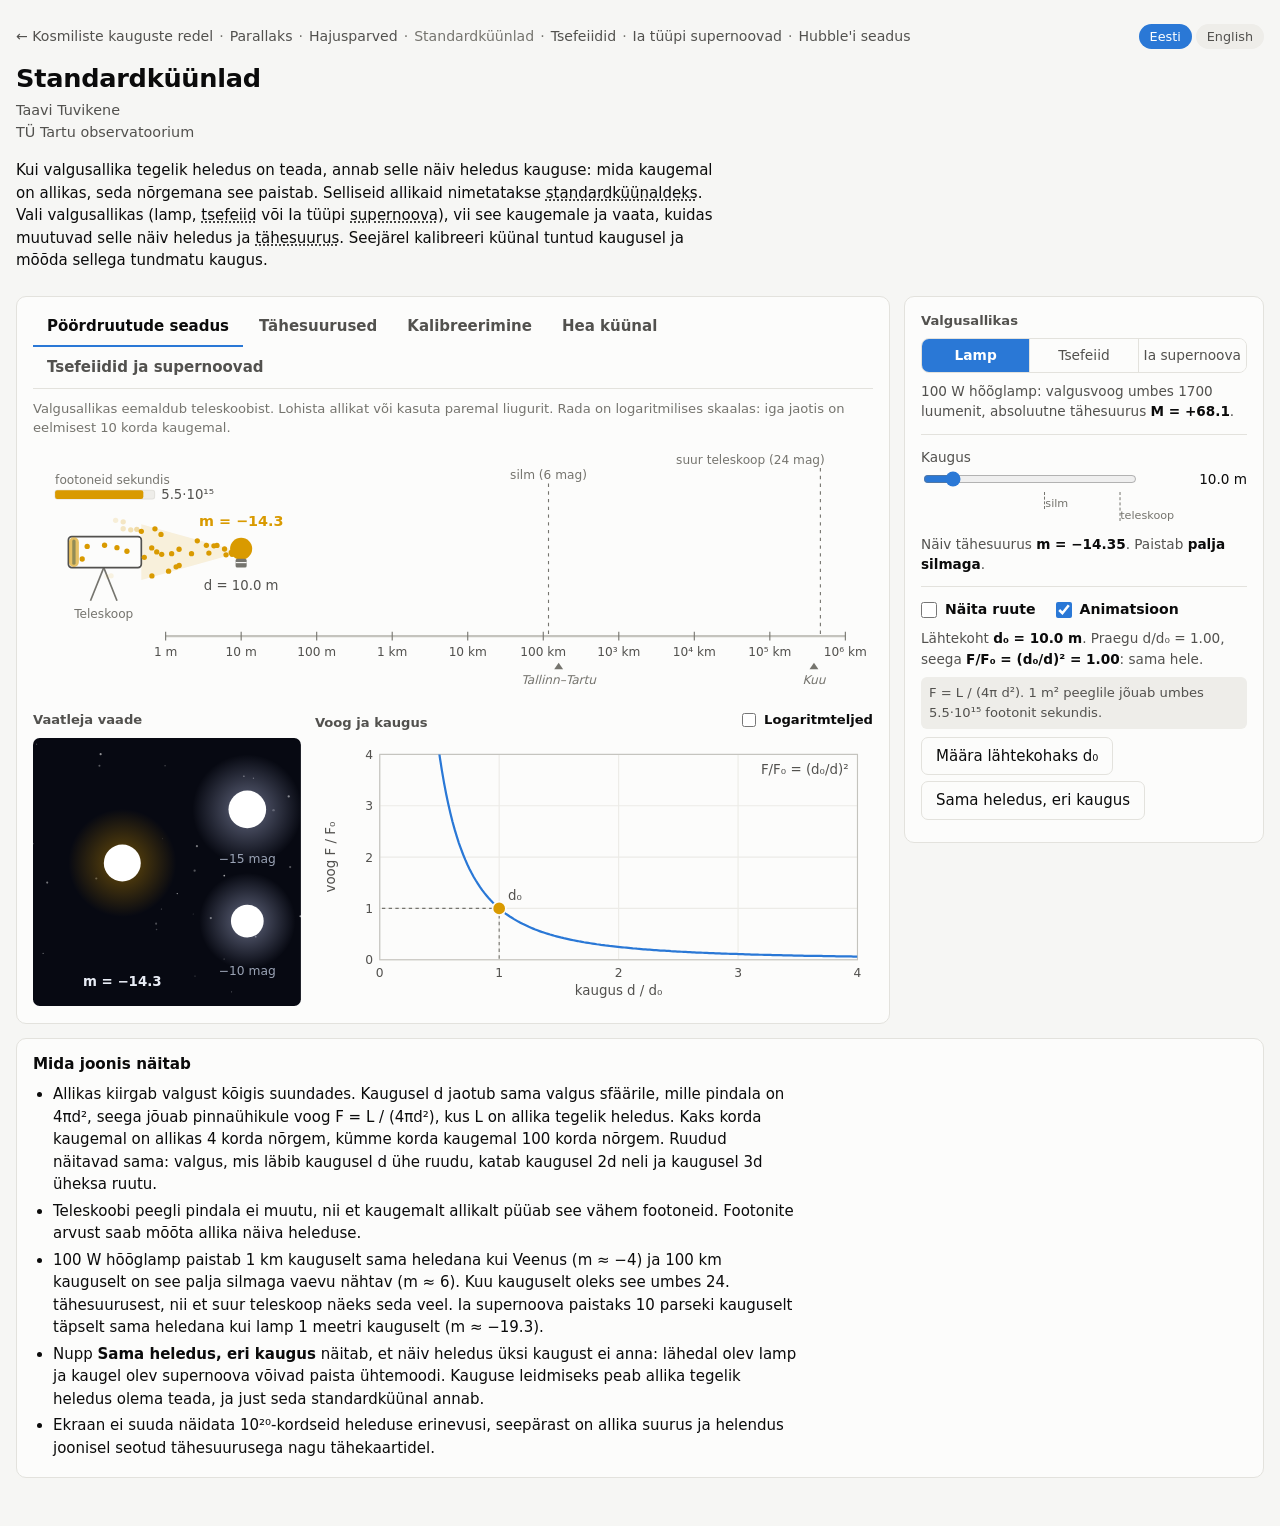
<file: standardkuunlad.html>
<!doctype html>
<html lang="et">
<head>
<meta charset="utf-8">
<meta name="viewport" content="width=device-width, initial-scale=1">
<title>Standardküünlad</title>
<meta name="description" content="Interaktiivsed joonised standardküünaldest: pöördruutude seadus, tähesuurused, kalibreerimine, hea küünla omadused, tsefeiidid ja Ia tüüpi supernoovad."
  data-en-content="Interactive drawings of standard candles: the inverse-square law, magnitudes, calibration, what makes a good candle, Cepheids and type Ia supernovae.">
<script>
// The language is set before the page is drawn: ?lang=et or ?lang=en in the address (remembered), else the last
// choice, else Estonian.
(() => {
  let l = new URLSearchParams(location.search).get('lang');
  if (l === 'et' || l === 'en') { try { localStorage.setItem('lang', l); } catch (e) {} }
  else { try { l = localStorage.getItem('lang'); } catch (e) {} }
  document.documentElement.lang = l === 'en' ? 'en' : 'et';
})();
</script>
<style>
:root {
  color-scheme: light;
  --bg: #f6f6f4;
  --surface: #fcfcfb;
  --border: #e3e2dd;
  --text-1: #0b0b0b;
  --text-2: #52514e;
  --text-3: #75746e;
  --grid: #ecebe7;
  --axis: #c4c3bd;
  --sel: #2a78d6;
  --accent: #eb6834;
  --btn: #2a78d6;
  --btn-text: #ffffff;
  --chip: #eeede9;
  --lamp: #d99a00;
  --cep: #d32f2f;
  --sn: #eb6834;
  --rr: #2a78d6;
  --trgb: #7b5cc4;
  --good: #1f8a4c;
  --bad: #c62828;
  --night: #070912;
}
@media (prefers-color-scheme: dark) {
  :root:not([data-theme="light"]) {
    color-scheme: dark;
    --bg: #121211;
    --surface: #1a1a19;
    --border: #2f2f2c;
    --text-1: #ffffff;
    --text-2: #c3c2b7;
    --text-3: #959489;
    --grid: #282826;
    --axis: #4a4a46;
    --sel: #3987e5;
    --accent: #d95926;
    --btn: #3987e5;
    --btn-text: #ffffff;
    --chip: #262624;
    --lamp: #f5c04a;
    --cep: #f05454;
    --sn: #f07a45;
    --rr: #4f9cf0;
    --trgb: #a99cf2;
    --good: #4cc27a;
    --bad: #f06a6a;
    --night: #05060c;
  }
}
:root[data-theme="dark"] {
  color-scheme: dark;
  --bg: #121211;
  --surface: #1a1a19;
  --border: #2f2f2c;
  --text-1: #ffffff;
  --text-2: #c3c2b7;
  --text-3: #959489;
  --grid: #282826;
  --axis: #4a4a46;
  --sel: #3987e5;
  --accent: #d95926;
  --btn: #3987e5;
  --btn-text: #ffffff;
  --chip: #262624;
  --lamp: #f5c04a;
  --cep: #f05454;
  --sn: #f07a45;
  --rr: #4f9cf0;
  --trgb: #a99cf2;
  --good: #4cc27a;
  --bad: #f06a6a;
  --night: #05060c;
}

* { box-sizing: border-box; }
[hidden] { display: none !important; }
/* The page has both languages side by side; data-l marks the text of one, and the other is hidden. */
:root[lang="et"] [data-l="en"], :root[lang="en"] [data-l="et"] { display: none !important; }
html, body { margin: 0; }
body {
  background: var(--bg);
  color: var(--text-1);
  font: 15px/1.5 system-ui, -apple-system, "Segoe UI", Roboto, sans-serif;
}
main { max-width: 1280px; margin: 0 auto; padding: 24px 16px 48px; }
.top { display: flex; flex-wrap: wrap; justify-content: space-between; align-items: baseline; gap: 6px 16px; margin: 0 0 14px; }
.back { font-size: 0.88rem; margin: 0; color: var(--text-3); }
.langs { display: flex; gap: 4px; }
.langs button { font-size: 0.8rem; padding: 2px 10px; border-radius: 999px; background: var(--chip); border-color: transparent; color: var(--text-2); }
.top .langs button[aria-pressed="true"] { background: var(--btn); color: var(--btn-text); border-color: transparent; }
.back a { color: var(--text-2); text-decoration: none; }
.back a:hover { color: var(--sel); }
.back .sep { margin: 0 6px; }
h1 { font-size: 1.6rem; line-height: 1.2; margin: 0 0 10px; font-weight: 650; letter-spacing: -0.01em; }
.byline { color: var(--text-2); font-size: 0.9rem; margin: -4px 0 16px; }
.intro a, .explain a, .links a { color: inherit; text-decoration: underline dotted; text-underline-offset: 2px; }
.intro a:hover, .explain a:hover, .links a:hover { color: var(--sel); text-decoration-style: solid; }
.intro { margin: 0 0 24px; max-width: 75ch; }
h2 { font-size: 0.95rem; margin: 0; font-weight: 600; }
.hint { color: var(--text-3); font-size: 0.82rem; margin: 2px 0 0; }

.card {
  background: var(--surface);
  border: 1px solid var(--border);
  border-radius: 10px;
  padding: 14px 16px;
}
.layout { display: grid; grid-template-columns: minmax(0, 1fr) 360px; gap: 14px; align-items: start; }
.tabs { display: flex; flex-wrap: wrap; align-items: center; gap: 2px; border-bottom: 1px solid var(--border); margin: -4px 0 10px; }
.tabs button {
  border: none; border-radius: 0; background: none; padding: 8px 14px; margin-bottom: -1px;
  color: var(--text-2); font-weight: 550; border-bottom: 2px solid transparent;
}
.tabs button:hover { color: var(--text-1); }
.tabs button[aria-selected="true"] { color: var(--text-1); border-bottom-color: var(--btn); }

svg.scene { display: block; width: 100%; height: auto; margin-top: 8px; user-select: none; -webkit-user-select: none; font-family: inherit; }
#side { touch-action: none; cursor: ew-resize; }
.row2 { display: grid; grid-template-columns: minmax(0, 240fr) minmax(0, 500fr); gap: 14px; align-items: start; }
.row-cal { display: grid; grid-template-columns: minmax(0, 460fr) minmax(0, 280fr); gap: 14px; align-items: start; }
.duo { display: grid; grid-template-columns: 1fr 1fr; gap: 14px; }
.duo > div { min-width: 0; }
.sub { font-size: 0.82rem; font-weight: 600; color: var(--text-2); margin: 10px 0 0; }
.subrow { display: flex; flex-wrap: wrap; align-items: baseline; justify-content: space-between; gap: 2px 12px; margin-top: 10px; }
.subrow .sub { margin: 0; }
.toggle.small { font-size: 0.82rem; }
.toggle.small input { width: 14px; height: 14px; }
.links { font-size: 0.82rem; color: var(--text-2); margin: 4px 0 0; }
.badge { display: inline-block; font-size: 0.72rem; font-weight: 600; padding: 0 6px; border-radius: 999px; background: var(--chip); color: var(--text-3); }

/* Controls */
.controls { display: flex; flex-direction: column; gap: 12px; }
.group { display: flex; flex-direction: column; gap: 8px; }
.controls .group:not([hidden]) ~ .group:not([hidden]) { border-top: 1px solid var(--border); padding-top: 12px; }
.group h3 { font-size: 0.82rem; font-weight: 600; color: var(--text-2); margin: 0; }
.slider { display: grid; grid-template-columns: 1fr 4.5em; align-items: center; gap: 2px 10px; font-size: 0.85rem; color: var(--text-2); }
.slider.wide { grid-template-columns: 1fr 7.5em; }
.slider label { grid-column: 1 / -1; }
.slider output { font-variant-numeric: tabular-nums; text-align: right; color: var(--text-1); }
input[type="range"] { accent-color: var(--btn); width: 100%; min-width: 0; }
.limits { position: relative; height: 34px; margin: -6px 7.5em 0 0; font-size: 0.7rem; color: var(--text-3); }
.limits span { position: absolute; top: 0; transform: translateX(-50%); white-space: nowrap; padding-top: 6px; border-left: 1px dashed var(--text-3); line-height: 1; }
.toggle { display: flex; gap: 8px; align-items: center; font-size: 0.88rem; color: var(--text-1); font-weight: 550; }
.toggles { display: flex; flex-wrap: wrap; gap: 6px 20px; }
.toggle input { accent-color: var(--btn); width: 16px; height: 16px; margin: 0; }
button {
  font: inherit; cursor: pointer; border-radius: 7px; padding: 7px 14px;
  border: 1px solid var(--border); background: var(--surface); color: var(--text-1);
}
button:disabled { cursor: default; opacity: 0.5; }
button.primary { background: var(--btn); color: var(--btn-text); border-color: transparent; font-weight: 600; }
button[aria-pressed="true"]:not(.chip) { background: var(--chip); border-color: var(--btn); }
button:focus-visible, input:focus-visible, select:focus-visible, [tabindex]:focus-visible { outline: 2px solid var(--sel); outline-offset: 2px; }
.btnrow { display: flex; flex-wrap: wrap; gap: 6px; }
.seg { display: flex; border: 1px solid var(--border); border-radius: 8px; overflow: hidden; }
.seg button { flex: 1; border: none; border-radius: 0; padding: 6px 4px; font-size: 0.86rem; white-space: nowrap; color: var(--text-2); background: var(--surface); }
.seg button + button { border-left: 1px solid var(--border); }
.seg button[aria-checked="true"] { background: var(--btn); color: var(--btn-text); font-weight: 600; }
.views-btns { display: flex; flex-wrap: wrap; gap: 6px; align-items: center; margin: 0 0 8px; font-size: 0.82rem; color: var(--text-3); }
.views-btns button { font-size: 0.82rem; padding: 3px 10px; border-radius: 999px; background: var(--chip); border-color: transparent; color: var(--text-2); }
.views-btns button[aria-pressed="true"] { background: var(--btn); color: var(--btn-text); }
select, .numin { font: inherit; font-size: 0.88rem; padding: 5px 8px; border-radius: 7px; border: 1px solid var(--border); background: var(--surface); color: var(--text-1); }
select { width: 100%; }
.numin { width: 8em; font-variant-numeric: tabular-nums; }
.inrow { display: flex; flex-wrap: wrap; gap: 6px; align-items: center; font-size: 0.85rem; color: var(--text-2); }
.readout { margin: 0; font-size: 0.85rem; color: var(--text-2); font-variant-numeric: tabular-nums; }
.readout b { color: var(--text-1); font-weight: 600; }
.readout a { color: var(--sel); text-decoration: underline dotted; text-underline-offset: 2px; }
.readout + .readout { margin-top: -2px; }
.formula { font-size: 0.82rem; color: var(--text-2); background: var(--chip); border-radius: 6px; padding: 6px 8px; margin: 0; font-variant-numeric: tabular-nums; overflow-wrap: anywhere; }
.formula:empty { display: none; }
.ok { color: var(--good); }
.off { color: var(--bad); }
.checklist { list-style: none; margin: 0; padding: 0; display: flex; flex-direction: column; gap: 4px; font-size: 0.85rem; }
.checklist li { display: grid; grid-template-columns: 1.4em 1fr; gap: 2px 6px; }
.checklist .mk { font-weight: 700; text-align: center; }
.checklist .yes { color: var(--good); }
.checklist .no { color: var(--bad); }
.checklist .part { color: var(--text-3); }
.checklist small { grid-column: 2; color: var(--text-3); font-size: 0.78rem; margin-top: -3px; }
.typecard { margin: 0; font-size: 0.85rem; color: var(--text-2); }
.typecard b { color: var(--text-1); }

/* Scene */
.track { stroke: var(--axis); stroke-width: 2; }
.tick { stroke: var(--text-3); stroke-width: 1; }
.tlbl { fill: var(--text-2); font-size: 11px; }
.lim { stroke: var(--text-3); stroke-width: 1; stroke-dasharray: 3 4; }
.limlbl { fill: var(--text-3); font-size: 11px; }
.lmk { fill: var(--text-3); }
.lmklbl { fill: var(--text-3); font-size: 11px; font-style: italic; }
.tube { fill: var(--surface); stroke: var(--text-2); stroke-width: 1.5; }
.leg { stroke: var(--text-3); stroke-width: 1.5; }
.mirror { stroke: var(--sel); stroke-width: 3; stroke-linecap: round; }
.mirror-glow { stroke: var(--src); stroke-width: 9; stroke-linecap: round; }
.fan { fill: color-mix(in srgb, var(--src) 13%, transparent); }
.photon { fill: var(--src); }
.cone { stroke: var(--src); stroke-width: 1; opacity: 0.6; }
.sq { fill: color-mix(in srgb, var(--src) 10%, transparent); stroke: var(--src); stroke-width: 1.3; }
.sqgrid { stroke: var(--src); stroke-width: 0.8; opacity: 0.7; }
.gfill.lamp { fill: var(--lamp); }
.gfill.cep { fill: var(--cep); }
.gring.cep { fill: none; stroke: var(--cep); stroke-width: 1.6; }
.gfill.sn { fill: var(--sn); }
.gbase { fill: var(--text-3); }
.gline { stroke: var(--surface); stroke-width: 1; }
.ghost { opacity: 0.35; }
.lcd { fill: var(--chip); stroke: var(--text-3); stroke-width: 1; }
.sensor { fill: #ffffff; stroke: var(--text-2); stroke-width: 1.5; }
.qbox { fill: none; stroke: var(--text-3); stroke-dasharray: 4 3; }
.qmark { fill: var(--text-2); font-size: 22px; font-weight: 700; }
.bar-bg { fill: var(--chip); stroke: var(--border); }
.bar { fill: var(--src); }
.lbl { fill: var(--text-1); font-size: 13px; font-weight: 600; paint-order: stroke; stroke: var(--surface); stroke-width: 3px; stroke-linejoin: round; }
.lbl2 { fill: var(--text-2); font-size: 12px; paint-order: stroke; stroke: var(--surface); stroke-width: 3px; stroke-linejoin: round; }
.lbl3 { fill: var(--text-3); font-size: 11px; paint-order: stroke; stroke: var(--surface); stroke-width: 3px; stroke-linejoin: round; }
.srclbl { fill: var(--src); font-size: 13px; font-weight: 650; paint-order: stroke; stroke: var(--surface); stroke-width: 3px; stroke-linejoin: round; }
.night { fill: var(--night); }
.nl { fill: #e8ecf5; font-size: 12px; font-weight: 600; }
.nl2 { fill: #9aa3b5; font-size: 11px; }
.bgstar { fill: #ffffff; }

/* Plots */
.gridline { stroke: var(--grid); stroke-width: 1; }
.axisline { stroke: var(--axis); stroke-width: 1; fill: none; }
.curve { stroke: var(--sel); stroke-width: 2; fill: none; }
.curve.src { stroke: var(--src); }
.curve.ref { stroke: var(--text-3); stroke-width: 1.3; stroke-dasharray: 5 4; }
.guide { stroke: var(--text-3); stroke-width: 1; stroke-dasharray: 3 3; }
.pt { fill: var(--src); stroke: var(--surface); stroke-width: 1.5; }
.pt.hollow { fill: var(--surface); stroke: var(--src); stroke-width: 2; }
.one2one { stroke: var(--text-3); stroke-width: 1.2; }
.shifted { stroke: var(--accent); stroke-width: 1.5; stroke-dasharray: 6 4; }
.mline { stroke: var(--src); stroke-width: 2; }
.Mline { stroke: var(--src); stroke-width: 1.5; stroke-dasharray: 5 4; }
.arrow { stroke: var(--text-1); stroke-width: 1.5; fill: none; }
.arrowhead { fill: var(--text-1); }
.rangeseg { stroke: var(--src); stroke-width: 6; stroke-linecap: round; opacity: 0.35; }
.band { fill: color-mix(in srgb, var(--sel) 14%, transparent); }
.hist { fill: color-mix(in srgb, var(--src) 55%, transparent); stroke: var(--src); stroke-width: 0.8; }
.truth { stroke: var(--text-1); stroke-width: 2; }
.meanline { stroke: var(--accent); stroke-width: 2; stroke-dasharray: 6 4; }
.cand { fill: var(--src); }
.gxdot { fill: #c9d0e6; }
.reachpt { cursor: pointer; }
.reachpt circle { stroke: var(--surface); stroke-width: 1.5; }
.reachpt.sel circle { stroke: var(--text-1); stroke-width: 2.5; }
.reachpt:hover circle { stroke: var(--text-2); stroke-width: 2.5; }
.reachpt:focus-visible { outline: none; }
.reachpt:focus-visible circle { stroke: var(--sel); stroke-width: 3; }
.rung { stroke-width: 6; stroke-linecap: round; }
.rail { stroke: var(--axis); stroke-width: 4; stroke-linecap: round; }
.errband { opacity: 0.18; }
.rung-hi { stroke: var(--text-1); stroke-width: 1.5; fill: none; stroke-dasharray: 4 3; }
.range-link { cursor: pointer; }
.range-link rect.bar2 { opacity: 0.75; }
.range-link:hover rect.bar2, .range-link:focus-visible rect.bar2 { opacity: 1; }
.range-link:hover .lbl, .range-link:focus-visible .lbl { text-decoration: underline; }
.range-link:focus-visible { outline: none; }
.overlap { fill: color-mix(in srgb, var(--text-3) 16%, transparent); }

.legend { display: flex; flex-wrap: wrap; gap: 6px 16px; margin-top: 6px; font-size: 0.8rem; color: var(--text-2); }
.legend > span { display: inline-flex; align-items: center; gap: 6px; }
.legend i { display: inline-block; width: 18px; height: 0; border-top: 2px solid; }

.explain { margin-top: 14px; }
.explain ul { margin: 8px 0 0; padding-left: 20px; max-width: 80ch; }
.explain li { margin: 4px 0; }

@media (max-width: 960px) {
  .layout { grid-template-columns: 1fr; }
}
@media (max-width: 640px) {
  .row2, .row-cal, .duo { grid-template-columns: 1fr; }
  .row2 #eye { max-width: 280px; }
}
</style>
</head>
<body>
<main>
  <div class="top">
    <p class="back" data-l="et"><a href="index.html">← Kosmiliste kauguste redel</a><span class="sep">·</span><a href="parallaks.html">Parallaks</a><span class="sep">·</span><a href="hajusparved.html">Hajusparved</a><span class="sep">·</span>Standardküünlad<span class="sep">·</span><a href="tsefeiidid.html">Tsefeiidid</a><span class="sep">·</span><a href="supernoovad.html">Ia tüüpi supernoovad</a><span class="sep">·</span><a href="hubble.html">Hubble'i seadus</a></p>
    <p class="back" data-l="en"><a href="index.html">← The cosmic distance ladder</a><span class="sep">·</span><a href="parallaks.html">Parallax</a><span class="sep">·</span><a href="hajusparved.html">Open clusters</a><span class="sep">·</span>Standard candles<span class="sep">·</span><a href="tsefeiidid.html">Cepheids</a><span class="sep">·</span><a href="supernoovad.html">Type Ia supernovae</a><span class="sep">·</span><a href="hubble.html">Hubble's law</a></p>
    <div class="langs" role="group" aria-label="Keel" data-en-aria-label="Language">
      <button type="button" data-lang="et" lang="et">Eesti</button>
      <button type="button" data-lang="en" lang="en">English</button>
    </div>
  </div>
  <h1><span data-l="et">Standardküünlad</span><span data-l="en">Standard candles</span></h1>
  <p class="byline">Taavi Tuvikene<br><span data-l="et">TÜ Tartu observatoorium</span><span data-l="en">Tartu Observatory, University of Tartu</span></p>
  <p class="intro" data-l="et">Kui valgusallika tegelik heledus on teada, annab selle näiv heledus kauguse: mida kaugemal on allikas, seda nõrgemana see paistab.
    Selliseid allikaid nimetatakse <a class="en" href="https://en.wikipedia.org/wiki/Cosmic_distance_ladder#Standard_candles" target="_blank" rel="noopener" title="Ingliskeelne Vikipeedia">standardküünaldeks</a>.
    Vali valgusallikas (lamp, <a class="en" href="https://en.wikipedia.org/wiki/Cepheid_variable" target="_blank" rel="noopener" title="Ingliskeelne Vikipeedia">tsefeiid</a> või Ia tüüpi <a href="https://et.wikipedia.org/wiki/Supernoova" target="_blank" rel="noopener">supernoova</a>),
    vii see kaugemale ja vaata, kuidas muutuvad selle näiv heledus ja <a href="https://et.wikipedia.org/wiki/Tähesuurus" target="_blank" rel="noopener">tähesuurus</a>. Seejärel kalibreeri küünal tuntud kaugusel
    ja mõõda sellega tundmatu kaugus.</p>
  <p class="intro" data-l="en">If the true luminosity of a light source is known, its apparent brightness gives its distance: the farther away the source, the fainter it looks.
    Such sources are called <a href="https://en.wikipedia.org/wiki/Cosmic_distance_ladder#Standard_candles" target="_blank" rel="noopener">standard candles</a>.
    Choose a light source (a lamp, a <a href="https://en.wikipedia.org/wiki/Cepheid_variable" target="_blank" rel="noopener">Cepheid</a> or a type Ia <a href="https://en.wikipedia.org/wiki/Supernova" target="_blank" rel="noopener">supernova</a>),
    move it farther away and see how its apparent brightness and <a href="https://en.wikipedia.org/wiki/Magnitude_(astronomy)" target="_blank" rel="noopener">magnitude</a> change. Then calibrate the candle at a known distance
    and measure an unknown distance with it.</p>

  <div class="layout">
    <section class="card">
      <div class="tabs" role="tablist" aria-label="Teema" data-en-aria-label="Topic">
        <button type="button" role="tab" id="tab1" aria-controls="pane1" aria-selected="true"><span data-l="et">Pöördruutude seadus</span><span data-l="en">Inverse-square law</span></button>
        <button type="button" role="tab" id="tab2" aria-controls="pane2" aria-selected="false" tabindex="-1"><span data-l="et">Tähesuurused</span><span data-l="en">Magnitudes</span></button>
        <button type="button" role="tab" id="tab3" aria-controls="pane3" aria-selected="false" tabindex="-1"><span data-l="et">Kalibreerimine</span><span data-l="en">Calibration</span></button>
        <button type="button" role="tab" id="tab4" aria-controls="pane4" aria-selected="false" tabindex="-1"><span data-l="et">Hea küünal</span><span data-l="en">A good candle</span></button>
        <button type="button" role="tab" id="tab5" aria-controls="pane5" aria-selected="false" tabindex="-1"><span data-l="et">Tsefeiidid ja supernoovad</span><span data-l="en">Cepheids and supernovae</span></button>
      </div>

      <div id="pane1" role="tabpanel" aria-labelledby="tab1">
        <p class="hint" data-l="et">Valgusallikas eemaldub teleskoobist. Lohista allikat või kasuta paremal liugurit. Rada on logaritmilises skaalas: iga jaotis on eelmisest 10 korda kaugemal.</p>
        <p class="hint" data-l="en">The light source moves away from the telescope. Drag the source or use the slider on the right. The track is on a logarithmic scale: each division is 10 times farther than the one before.</p>
        <svg id="side" class="scene" viewBox="0 0 760 230" role="img" aria-label="Kõrvalvaade: teleskoop ja valgusallikas logaritmilisel kaugusteljel" data-en-aria-label="Side view: the telescope and the light source on a logarithmic distance axis"></svg>
        <div class="row2">
          <div>
            <p class="sub"><span data-l="et">Vaatleja vaade</span><span data-l="en">Observer's view</span></p>
            <svg id="eye" class="scene" viewBox="0 0 240 240" role="img" aria-label="Allikas taevas koos võrdlustähtedega" data-en-aria-label="The source on the sky with comparison stars"></svg>
          </div>
          <div>
            <div class="subrow">
              <p class="sub"><span data-l="et">Voog ja kaugus</span><span data-l="en">Flux and distance</span></p>
              <label class="toggle small"><input type="checkbox" id="logAxes"><span data-l="et"> Logaritmteljed</span><span data-l="en"> Logarithmic axes</span></label>
            </div>
            <svg id="flux" class="scene" viewBox="0 0 500 240" role="img" aria-label="Voo sõltuvus kaugusest" data-en-aria-label="Flux against distance"></svg>
          </div>
        </div>
      </div>

      <div id="pane2" role="tabpanel" aria-labelledby="tab2" hidden>
        <p class="hint" data-l="et">Vasakul on tähesuuruste skaala: ülal heledad, all nõrgad objektid. Paremal olev kauguste skaala on nihutatud nii, et allika kaugus on samal kõrgusel kui selle näiv tähesuurus m.</p>
        <p class="hint" data-l="en">On the left is the magnitude scale: bright objects at the top, faint ones at the bottom. The distance scale on the right is shifted so that the distance of the source is at the same height as its apparent magnitude m.</p>
        <svg id="mag" class="scene" viewBox="0 0 760 540" role="img" aria-label="Tähesuuruste ja kauguste skaala" data-en-aria-label="Scales of magnitude and distance"></svg>
      </div>

      <div id="pane3" role="tabpanel" aria-labelledby="tab3" hidden>
        <p class="hint" data-l="et">Kaks ühesugust allikat: ülemise kaugus on teada, alumise kaugus on peidetud. Mõlema heledus on mõõdetud, lambil luksmeetriga, tsefeiidil ja supernooval teleskoobiga. Leia paremal alumise allika kaugus.</p>
        <p class="hint" data-l="en">Two identical sources: the distance of the upper one is known, that of the lower one is hidden. The brightness of both has been measured, for the lamp with a lux meter, for the Cepheid and the supernova with a telescope. Find the distance of the lower source on the right.</p>
        <svg id="cal" class="scene" viewBox="0 0 760 300" role="img" aria-label="Kaks ühesugust allikat: üks tuntud, teine tundmatu kaugusel" data-en-aria-label="Two identical sources: one at a known, the other at an unknown distance"></svg>
        <div class="row-cal">
          <div>
            <p class="sub"><span data-l="et">Mõõdetud ja tegelik kaugus</span><span data-l="en">Measured and true distance</span></p>
            <svg id="calplot" class="scene" viewBox="0 0 460 280" role="img" aria-label="Mõõdetud kaugus tegeliku kauguse vastu" data-en-aria-label="Measured distance against true distance"></svg>
            <div class="legend">
              <span><i style="border-color: var(--text-3)"></i><span data-l="et">mõõdetud = tegelik</span><span data-l="en">measured = true</span></span>
              <span><i style="border-color: var(--accent); border-top-style: dashed"></i><span data-l="et">kalibreerimisviga</span><span data-l="en">calibration error</span></span>
            </div>
          </div>
          <div>
            <p class="sub"><span data-l="et">Vead kanduvad redelil edasi</span><span data-l="en">Errors are carried up the ladder</span></p>
            <svg id="ladder" class="scene" viewBox="0 0 280 280" role="img" aria-label="Kauguste redeli kolm pulka ja nende vead" data-en-aria-label="Three rungs of the distance ladder and their errors"></svg>
          </div>
        </div>
      </div>

      <div id="pane4" role="tabpanel" aria-labelledby="tab4" hidden>
        <div class="views-btns" role="group" aria-label="Vaade" data-en-aria-label="View">
          <span><span data-l="et">Vaade:</span><span data-l="en">View:</span></span>
          <button type="button" class="chip" data-view4="galaxy"><span data-l="et">Ühe galaktika küünlad</span><span data-l="en">Candles in one galaxy</span></button>
          <button type="button" class="chip" data-view4="reach"><span data-l="et">Ulatus ja täpsus</span><span data-l="en">Reach and precision</span></button>
        </div>
        <div id="view4galaxy">
          <p class="hint" data-l="et">Kujutle galaktikat 10 Mpc kaugusel, milles on N sama tüüpi küünalt. Iga küünla heledus erineb veidi keskmisest, nii et igaüks annab veidi erineva kauguse.</p>
          <p class="hint" data-l="en">Imagine a galaxy 10 Mpc away with N candles of the same kind. The luminosity of each candle differs a little from the mean, so each one gives a slightly different distance.</p>
          <svg id="galaxy" class="scene" viewBox="0 0 760 300" role="img" aria-label="Galaktika küünaldega ja nende kauguste histogramm" data-en-aria-label="A galaxy with candles, and the histogram of their distances"></svg>
          <div class="legend">
            <span><i style="border-color: var(--text-1)"></i><span data-l="et">tegelik kaugus</span><span data-l="en">true distance</span></span>
            <span><i style="border-color: var(--accent); border-top-style: dashed"></i><span data-l="et">valimi keskmine</span><span data-l="en">mean of the sample</span></span>
            <span><i style="border-color: color-mix(in srgb, var(--sel) 30%, transparent); border-top-width: 8px"></i><span data-l="et">keskmise oodatav viga</span><span data-l="en">expected error of the mean</span></span>
          </div>
        </div>
        <div id="view4reach" hidden>
          <p class="hint" data-l="et">Iga punkt on üks küünla tüüp: paremal ulatub kaugemale, all on täpsem. Hea küünal on all paremal. Klõpsa punktil, et selle kohta lugeda.</p>
          <p class="hint" data-l="en">Each point is a kind of candle: farther to the right reaches farther, lower down is more precise. A good candle is at the bottom right. Click a point to read about it.</p>
          <svg id="reach" class="scene" viewBox="0 0 760 340" role="img" aria-label="Küünalde ulatus ja hajuvus" data-en-aria-label="Reach and scatter of the candles"></svg>
        </div>
      </div>

      <div id="pane5" role="tabpanel" aria-labelledby="tab5" hidden>
        <p class="hint" data-l="et">Tsefeiidid ja Ia supernoovad ei ole kõik ühesuguse heledusega, kuid nende heledust saab ennustada millestki, mida saab mõõta. Lülita paremal sisse <b>Kasuta seost</b> ja vaata, kuidas hajuvus väheneb. Andmed on simuleeritud.</p>
        <p class="hint" data-l="en">Cepheids and type Ia supernovae are not all equally luminous, but their luminosity can be predicted from something that can be measured. Turn on <b>Use the relation</b> on the right and see how the scatter shrinks. The data are simulated.</p>
        <div class="duo">
          <div>
            <p class="sub"><span data-l="et">Tsefeiidid: periood annab heleduse</span><span data-l="en">Cepheids: the period gives the luminosity</span></p>
            <svg id="cepfig" class="scene" viewBox="0 0 370 430" role="img" aria-label="Pulseeriv tsefeiid, heleduskõver ja perioodi-heleduse seos" data-en-aria-label="A pulsating Cepheid, its light curve and the period–luminosity relation"></svg>
            <p class="links" data-l="et"><a href="tsefeiidid.html">Tsefeiidide leht</a> · Harjutus: <a href="index.html#osa-2">2. osa</a>, <a href="index.html#osa-3">3. osa</a></p>
            <p class="links" data-l="en"><a href="tsefeiidid.html">Cepheids page</a> · Exercise: <a href="index.html#osa-2">part 2</a>, <a href="index.html#osa-3">part 3</a></p>
          </div>
          <div>
            <p class="sub"><span data-l="et">Ia supernoovad: nõrgenemise kiirus annab heleduse</span><span data-l="en">Type Ia supernovae: the rate of fading gives the luminosity</span></p>
            <svg id="snfig" class="scene" viewBox="0 0 370 430" role="img" aria-label="Supernoova heleduskõver ja Phillipsi seos" data-en-aria-label="A supernova light curve and the Phillips relation"></svg>
            <p class="links" data-l="et"><a href="supernoovad.html">Ia tüüpi supernoovade leht</a> · Harjutus: <a href="index.html#osa-4">4. osa</a></p>
            <p class="links" data-l="en"><a href="supernoovad.html">Type Ia supernovae page</a> · Exercise: <a href="index.html#osa-4">part 4</a></p>
          </div>
        </div>
        <p class="sub"><span data-l="et">Meetodite ulatus</span><span data-l="en">Reach of the methods</span></p>
        <svg id="ranges" class="scene" viewBox="0 0 760 160" role="img" aria-label="Parallaksi, tsefeiidide ja Ia supernoovade ulatus kaugusteljel" data-en-aria-label="Reach of parallax, Cepheids and type Ia supernovae on the distance axis"></svg>
      </div>
    </section>

    <section class="card controls" aria-label="Seaded" data-en-aria-label="Settings">
      <div class="group" data-tabs="tab1 tab2 tab3">
        <h3 id="srcLbl"><span data-l="et">Valgusallikas</span><span data-l="en">Light source</span></h3>
        <div class="seg" role="radiogroup" aria-labelledby="srcLbl">
          <button type="button" role="radio" data-src="lamp"><span data-l="et">Lamp</span><span data-l="en">Lamp</span></button>
          <button type="button" role="radio" data-src="cep"><span data-l="et">Tsefeiid</span><span data-l="en">Cepheid</span></button>
          <button type="button" role="radio" data-src="sn"><span data-l="et">Ia supernoova</span><span data-l="en">Type Ia supernova</span></button>
        </div>
        <p class="readout" id="srcInfo"></p>
      </div>

      <div class="group" data-tabs="tab1 tab2">
        <div class="slider wide"><label for="dist"><span data-l="et">Kaugus</span><span data-l="en">Distance</span></label><input type="range" id="dist" min="0" max="1000" step="1"><output for="dist" id="distOut"></output></div>
        <div class="limits" id="limits" aria-hidden="true"></div>
        <p class="readout" id="distRead"></p>
      </div>

      <div class="group" data-tabs="tab1">
        <div class="toggles">
          <label class="toggle"><input type="checkbox" id="squares"><span data-l="et"> Näita ruute</span><span data-l="en"> Show squares</span></label>
          <label class="toggle"><input type="checkbox" id="anim" checked><span data-l="et"> Animatsioon</span><span data-l="en"> Animation</span></label>
        </div>
        <p class="readout" id="fluxRead"></p>
        <p class="formula" id="fluxFormula"></p>
        <div class="btnrow">
          <button type="button" id="setD0"><span data-l="et">Määra lähtekohaks d₀</span><span data-l="en">Set as starting point d₀</span></button>
          <button type="button" id="same" aria-pressed="false"><span data-l="et">Sama heledus, eri kaugus</span><span data-l="en">Same brightness, different distance</span></button>
        </div>
        <p class="readout" id="sameRead"></p>
      </div>

      <div class="group" data-tabs="tab2">
        <h3><span data-l="et">Kaugusmoodul</span><span data-l="en">Distance modulus</span></h3>
        <p class="readout" id="magRead"></p>
        <p class="formula" id="magFormula"></p>
      </div>
      <div class="group" data-tabs="tab2">
        <h3><span data-l="et">Heleduste suhe</span><span data-l="en">Brightness ratio</span></h3>
        <div class="slider"><label for="m1"><span data-l="et">Täht 1: tähesuurus m₁</span><span data-l="en">Star 1: magnitude m₁</span></label><input type="range" id="m1" min="-2" max="20" step="0.1" value="1"><output for="m1" id="m1Out"></output></div>
        <div class="slider"><label for="m2"><span data-l="et">Täht 2: tähesuurus m₂</span><span data-l="en">Star 2: magnitude m₂</span></label><input type="range" id="m2" min="-2" max="20" step="0.1" value="6"><output for="m2" id="m2Out"></output></div>
        <svg id="ratio" class="scene" viewBox="0 0 300 80" role="img" aria-label="Kaks tähte valitud tähesuurustega" data-en-aria-label="Two stars with the chosen magnitudes"></svg>
        <p class="readout" id="ratioRead"></p>
      </div>

      <div class="group" data-tabs="tab3">
        <h3><span data-l="et">1. Tuntud kaugusega allikas</span><span data-l="en">1. Source at a known distance</span></h3>
        <p class="readout" id="calText"></p>
        <div class="inrow"><span data-l="et">Soovi korral:</span><span data-l="en">Optionally:</span> <button type="button" id="calcM">Arvuta M</button></div>
        <p class="formula" id="calFormula"></p>
      </div>
      <div class="group" data-tabs="tab3">
        <h3><span data-l="et">2. Mõõda kaugus</span><span data-l="en">2. Measure the distance</span></h3>
        <p class="readout" id="measText"></p>
        <p class="hint" id="measHint"></p>
        <div class="inrow">
          <label for="guess"><span data-l="et">Sinu kaugus</span><span data-l="en">Your distance</span></label><input type="text" inputmode="decimal" class="numin" id="guess" autocomplete="off"><span id="guessUnit"></span>
          <button type="button" id="check"><span data-l="et">Kontrolli</span><span data-l="en">Check</span></button>
        </div>
        <div class="btnrow">
          <button type="button" id="calcD"><span data-l="et">Arvuta kaugus</span><span data-l="en">Compute the distance</span></button>
          <button type="button" id="newHid"><span data-l="et">Uus allikas</span><span data-l="en">New source</span></button>
        </div>
        <p class="formula" id="measFormula"></p>
        <p class="readout" id="measResult" aria-live="polite"></p>
      </div>
      <div class="group" data-tabs="tab3">
        <div class="slider"><label for="err"><span data-l="et">Kalibreerimise viga (tuntud kauguse viga)</span><span data-l="en">Calibration error (error of the known distance)</span></label><input type="range" id="err" min="-20" max="20" step="1" value="0"><output for="err" id="errOut"></output></div>
        <p class="readout" id="errRead"></p>
      </div>

      <div class="group" data-tabs="tab4">
        <label class="sub" for="ctype" style="margin: 0"><span data-l="et">Küünla tüüp</span><span data-l="en">Kind of candle</span></label>
        <select id="ctype"></select>
        <div class="slider"><label for="sigma"><span data-l="et">Hajuvus σ<sub>M</sub> (tähesuurustes)</span><span data-l="en">Scatter σ<sub>M</sub> (magnitudes)</span></label><input type="range" id="sigma" min="0" max="1.5" step="0.01"><output for="sigma" id="sigmaOut"></output></div>
        <div class="slider"><label for="nc"><span data-l="et">Küünalde arv N</span><span data-l="en">Number of candles N</span></label><input type="range" id="nc" min="1" max="100" step="1" value="20"><output for="nc" id="ncOut"></output></div>
        <div class="btnrow"><button type="button" id="resample"><span data-l="et">Uus valim</span><span data-l="en">New sample</span></button></div>
        <p class="readout" id="goodRead"></p>
      </div>
      <div class="group" data-tabs="tab4">
        <h3 id="checkTitle">Omadused</h3>
        <ul class="checklist" id="checklist"></ul>
        <p class="typecard" id="typecard"></p>
      </div>

      <div class="group" data-tabs="tab5">
        <h3><span data-l="et">Tsefeiidid</span><span data-l="en">Cepheids</span></h3>
        <div class="slider"><label for="period"><span data-l="et">Periood P (päevades)</span><span data-l="en">Period P (days)</span></label><input type="range" id="period" min="0" max="1000" step="1"><output for="period" id="periodOut"></output></div>
        <label class="toggle"><input type="checkbox" id="usePL"><span data-l="et"> Kasuta seost</span><span data-l="en"> Use the relation</span></label>
        <p class="readout" id="cepRead"></p>
      </div>
      <div class="group" data-tabs="tab5">
        <h3><span data-l="et">Ia supernoovad</span><span data-l="en">Type Ia supernovae</span></h3>
        <div class="slider"><label for="dm15"><span data-l="et">Nõrgenemine 15 päevaga Δm₁₅</span><span data-l="en">Decline in 15 days Δm₁₅</span></label><input type="range" id="dm15" min="0.8" max="1.8" step="0.01" value="1.1"><output for="dm15" id="dm15Out"></output></div>
        <label class="toggle"><input type="checkbox" id="usePh"><span data-l="et"> Kasuta seost</span><span data-l="en"> Use the relation</span></label>
        <p class="readout" id="snRead"></p>
      </div>
    </section>
  </div>

  <section class="card explain">
    <h2><span data-l="et">Mida joonis näitab</span><span data-l="en">What the drawings show</span></h2>
    <ul data-tab="tab1" data-l="et">
      <li>Allikas kiirgab valgust kõigis suundades. Kaugusel d jaotub sama valgus sfäärile, mille pindala on 4πd², seega jõuab pinnaühikule voog F = L / (4πd²), kus L on allika tegelik heledus.
        Kaks korda kaugemal on allikas 4 korda nõrgem, kümme korda kaugemal 100 korda nõrgem. Ruudud näitavad sama: valgus, mis läbib kaugusel d ühe ruudu, katab kaugusel 2d neli ja kaugusel 3d üheksa ruutu.</li>
      <li>Teleskoobi peegli pindala ei muutu, nii et kaugemalt allikalt püüab see vähem footoneid. Footonite arvust saab mõõta allika näiva heleduse.</li>
      <li>100 W hõõglamp paistab 1 km kauguselt sama heledana kui Veenus (m ≈ −4) ja 100 km kauguselt on see palja silmaga vaevu nähtav (m ≈ 6). Kuu kauguselt oleks see umbes 24. tähesuurusest, nii et suur teleskoop näeks seda veel.
        Ia supernoova paistaks 10 parseki kauguselt täpselt sama heledana kui lamp 1 meetri kauguselt (m ≈ −19.3).</li>
      <li>Nupp <b>Sama heledus, eri kaugus</b> näitab, et näiv heledus üksi kaugust ei anna: lähedal olev lamp ja kaugel olev supernoova võivad paista ühtemoodi. Kauguse leidmiseks peab allika tegelik heledus olema teada, ja just seda standardküünal annab.</li>
      <li>Ekraan ei suuda näidata 10²⁰-kordseid heleduse erinevusi, seepärast on allika suurus ja helendus joonisel seotud tähesuurusega nagu tähekaartidel.</li>
    </ul>
    <ul data-tab="tab1" data-l="en">
      <li>A source emits light in all directions. At a distance d the same light is spread over a sphere with an area of 4πd², so the flux reaching a unit area is F = L / (4πd²), where L is the true luminosity of the source.
        Twice as far away, the source is 4 times fainter; ten times as far, 100 times fainter. The squares show the same: the light that passes through one square at distance d covers four squares at 2d and nine at 3d.</li>
      <li>The area of the telescope mirror does not change, so it catches fewer photons from a more distant source. The number of photons gives the apparent brightness of the source.</li>
      <li>A 100 W incandescent bulb at 1 km looks as bright as Venus (m ≈ −4), and at 100 km it is barely visible to the naked eye (m ≈ 6). At the distance of the Moon it would be about 24th magnitude, so a large telescope would still see it.
        A type Ia supernova at 10 parsecs would look exactly as bright as the lamp at 1 metre (m ≈ −19.3).</li>
      <li>The <b>Same brightness, different distance</b> button shows that the apparent brightness alone does not give the distance: a nearby lamp and a distant supernova can look the same. To find the distance, the true luminosity of the source must be known, and that is what a standard candle provides.</li>
      <li>A screen cannot show differences in brightness of 10²⁰ times, so the size and glow of the source in the drawing follow its magnitude, as on star charts.</li>
    </ul>
    <ul data-tab="tab2" hidden data-l="et">
      <li>Tähesuurus on logaritmiline heleduse mõõt: 5 tähesuurust vastab täpselt 100-kordsele heleduste suhtele ja 1 tähesuurus umbes 2.5-kordsele. Mida suurem on tähesuurus, seda nõrgem on objekt.
        Skaala pärineb Vana-Kreekast, kus kõige heledamaid tähti nimetati esimese suurusjärgu tähtedeks. Ka silm tajub heledust ligikaudu logaritmiliselt.</li>
      <li>Näiv tähesuurus m näitab, kui heledana objekt meile paistab. Absoluutne tähesuurus M näitab, kui heledana paistaks objekt 10 parseki kauguselt, nii et see sõltub ainult objekti enda heledusest.</li>
      <li>Nende vahe on kaugusmoodul μ = m − M = 5 log₁₀ d − 5, kus d on parsekites. Sellest d = 10<sup>μ/5+1</sup> pc: μ = 0 on 10 pc, μ = 5 on 100 pc, μ = 10 on 1 kpc ja μ = 30 on 10 Mpc.
        Iga 5 tähesuurust kaugusmoodulis tähendab 10 korda suuremat kaugust, seepärast on joonise kaugustelje jaotised 5 tähesuuruse kaugusel.</li>
      <li>Lambi absoluutne tähesuurus on umbes +68: 10 parseki kauguselt ei näeks seda ükski teleskoop.</li>
      <li>Harjutuse 2.–4. osa kasutab just neid valemeid: 2. osas leiad tsefeiidide M parvede kaugustest, 3. osas galaktikate kaugusmoodulid μ ja 4. osas supernoovade M.</li>
    </ul>
    <ul data-tab="tab2" hidden data-l="en">
      <li>Magnitude is a logarithmic measure of brightness: 5 magnitudes are exactly a factor of 100 in brightness, and 1 magnitude about a factor of 2.5. The larger the magnitude, the fainter the object.
        The scale comes from ancient Greece, where the brightest stars were called stars of the first magnitude. The eye also perceives brightness roughly logarithmically.</li>
      <li>The apparent magnitude m tells how bright an object looks to us. The absolute magnitude M tells how bright the object would look from 10 parsecs, so it depends only on the object's own luminosity.</li>
      <li>Their difference is the distance modulus μ = m − M = 5 log₁₀ d − 5, with d in parsecs. From this d = 10<sup>μ/5+1</sup> pc: μ = 0 is 10 pc, μ = 5 is 100 pc, μ = 10 is 1 kpc and μ = 30 is 10 Mpc.
        Every 5 magnitudes of distance modulus mean a 10 times larger distance, which is why the divisions of the distance axis in the drawing are 5 magnitudes apart.</li>
      <li>The absolute magnitude of the lamp is about +68: from 10 parsecs no telescope could see it.</li>
      <li>Parts 2–4 of the exercise use exactly these formulas: in part 2 you find the M of the Cepheids from the cluster distances, in part 3 the distance moduli μ of the galaxies, and in part 4 the M of the supernovae.</li>
    </ul>
    <ul data-tab="tab3" hidden data-l="et">
      <li>Kui kaks küünalt on ühesugused, annab nende heleduste suhe kauguste suhte. Kui ühelt jõuab N korda vähem valgust, on see √N korda kaugemal: 4 korda vähem valgust tähendab 2 korda suuremat kaugust, 100 korda vähem 10 korda suuremat.
        Tähesuurustes on heleduste suhe N = 10<sup>0.4 Δm</sup>, kus Δm on tähesuuruste vahe.</li>
      <li>Selleks peab vähemalt ühe küünla kaugus olema teada. Selle annab eelmine redelipulk, ja seda nimetatakse kalibreerimiseks. Tavaliselt arvutatakse kalibreerimisel välja küünla absoluutne tähesuurus M = m − 5 log₁₀ d + 5
        ja sellega teiste küünalde kaugus d = 10<sup>(m − M)/5 + 1</sup> pc. See annab sama tulemuse kui heleduste suhe.</li>
      <li>Lambi heledust mõõdetakse valgustehnika ühikutes. Luksmeeter näitab valgustatust E luksides, lambi valgustugevus on I = E d² kandelates ja valgusvoog Φ = 4π I luumenites.
        Tundmatu kaugus on siis d = √(I / E). Tähesuurustega on arvutus sama, ainult logaritmilises skaalas: absoluutne tähesuurus M vastab valgustugevusele I ja näiv tähesuurus m valgustatusele E.</li>
      <li>Harjutuses käib see samamoodi: 2. osas kalibreerid tsefeiidid parvede parallaksidega, 3. osas mõõdad nendega galaktikate kaugused ja 4. osas kalibreerid samades galaktikates Ia supernoovad.</li>
      <li>Kui kalibreerimiskaugus on vale, on vale ka M ja kõik sellega mõõdetud kaugused on sama palju nihkes. Selline süstemaatiline viga ei vähene, kui mõõta rohkem allikaid, ja kandub redelil edasi järgmistele pulkadele.
        Seepärast liidetakse harjutuses H₀ veale perioodi-heleduse seose nullpunkti viga.</li>
    </ul>
    <ul data-tab="tab3" hidden data-l="en">
      <li>If two candles are identical, the ratio of their brightnesses gives the ratio of their distances. If N times less light arrives from one, it is √N times farther away: 4 times less light means a 2 times larger distance, 100 times less a 10 times larger one.
        In magnitudes, the brightness ratio is N = 10<sup>0.4 Δm</sup>, where Δm is the difference in magnitude.</li>
      <li>For this, the distance of at least one candle must be known. It comes from the previous rung, and this is called calibration. Usually the calibration gives the candle's absolute magnitude M = m − 5 log₁₀ d + 5,
        and with it the distance of other candles d = 10<sup>(m − M)/5 + 1</sup> pc. This gives the same result as the brightness ratio.</li>
      <li>The brightness of a lamp is measured in photometric units. A lux meter shows the illuminance E in lux, the luminous intensity of the lamp is I = E d² in candelas, and its luminous flux is Φ = 4π I in lumens.
        The unknown distance is then d = √(I / E). With magnitudes the calculation is the same, only on a logarithmic scale: the absolute magnitude M corresponds to the luminous intensity I, and the apparent magnitude m to the illuminance E.</li>
      <li>The exercise works the same way: in part 2 you calibrate the Cepheids with the cluster parallaxes, in part 3 you measure the distances of galaxies with them, and in part 4 you calibrate type Ia supernovae in the same galaxies.</li>
      <li>If the calibration distance is wrong, M is wrong too, and all distances measured with it are off by the same amount. Such a systematic error does not shrink when more sources are measured, and it is carried up the ladder to the next rungs.
        This is why the exercise adds the error of the zero point of the period–luminosity relation to the error of H₀.</li>
    </ul>
    <ul data-tab="tab4" hidden data-l="et">
      <li>Hea standardküünal on <b>hele</b>, et seda kaugelt näha; <b>äratuntav</b>, et seda teistest objektidest eristada; <b>väikese hajuvusega</b>, et iga küünal annaks täpse kauguse; ja <b>kalibreeritav</b>, see tähendab, et leidub piisavalt lähedasi näiteid tuntud kaugusel.</li>
      <li>Tähesuuruse hajuvus σ<sub>M</sub> annab kauguse suhtelise vea σ<sub>d</sub>/d ≈ 0.46 σ<sub>M</sub>: 0.2 tähesuurust tähendab umbes 10 % viga kauguses. N küünla keskmine on √N korda täpsem, kui küünlad on üksteisest sõltumatud.</li>
      <li>Ükski küünal pole ideaalne. Heledamad ulatuvad kaugemale, kuid neid on vähem ja neid on raskem kalibreerida. Seepärast koosneb kauguste redel mitmest pulgast.</li>
    </ul>
    <ul data-tab="tab4" hidden data-l="en">
      <li>A good standard candle is <b>bright</b>, to be seen from far away; <b>recognisable</b>, to be told apart from other objects; of <b>small scatter</b>, so that each candle gives a precise distance; and <b>calibratable</b>, which means that there are enough nearby examples at known distances.</li>
      <li>A scatter σ<sub>M</sub> in magnitude gives a relative distance error σ<sub>d</sub>/d ≈ 0.46 σ<sub>M</sub>: 0.2 magnitudes means an error of about 10 % in the distance. The mean of N candles is √N times more precise, if the candles are independent of each other.</li>
      <li>No candle is perfect. Brighter ones reach farther, but there are fewer of them and they are harder to calibrate. This is why the distance ladder has several rungs.</li>
    </ul>
    <ul data-tab="tab5" hidden data-l="et">
      <li>Tsefeiidid on pulseerivad hiidtähed. Mida heledam on tsefeiid, seda pikem on tema pulsatsiooniperiood. Selle perioodi-heleduse seose avastas Henrietta Leavitt 1912. aastal (vt <a href="tsefeiidid.html#leavitt">tsefeiidide lehte</a>).
        Periood annab tsefeiidi absoluutse tähesuuruse ja seega kauguse. Harjutuse 2. osas kalibreerid seose ise ja 3. osas mõõdad sellega galaktikate kaugusi.</li>
      <li>Ia tüüpi supernoova on valge kääbuse termotuumaplahvatus. Heledamad supernoovad nõrgenevad aeglasemalt (<a class="en" href="https://en.wikipedia.org/wiki/Phillips_relationship" target="_blank" rel="noopener" title="Ingliskeelne Vikipeedia">Phillipsi seos</a>): Δm₁₅ on tähesuuruse muutus 15 päeva jooksul pärast maksimumi.
        Päris standardiseerimisel arvestatakse ka supernoova värvi, mis näitab tolmu mõju. Harjutuse 4. osa kasutab juba standardiseeritud tähesuurusi (vt <a href="supernoovad.html#standardiseerimine">supernoovade lehte</a>).</li>
      <li>Mõlemal juhul ei ole küünal iseenesest ühesugune, kuid seos mõõdetava suurusega (periood või nõrgenemise kiirus) teeb selle <i>standardiseeritavaks</i>.</li>
      <li>Alumine telg näitab, kuidas meetodid kattuvad: parallaks ulatub lähimate tsefeiidideni, tsefeiidid lähimate Ia supernoovade galaktikateni. Kattuvates piirkondades kalibreeritakse iga järgmine pulk.
        Klõpsa ribal, et minna harjutuse vastavasse ossa.</li>
    </ul>
    <ul data-tab="tab5" hidden data-l="en">
      <li>Cepheids are pulsating giant stars. The more luminous a Cepheid, the longer its pulsation period. This period–luminosity relation was discovered by Henrietta Leavitt in 1912 (see the <a href="tsefeiidid.html#leavitt">Cepheids page</a>).
        The period gives the Cepheid's absolute magnitude, and so its distance. In part 2 of the exercise you calibrate the relation yourself, and in part 3 you measure the distances of galaxies with it.</li>
      <li>A type Ia supernova is the thermonuclear explosion of a white dwarf. Brighter supernovae fade more slowly (the <a href="https://en.wikipedia.org/wiki/Phillips_relationship" target="_blank" rel="noopener">Phillips relation</a>): Δm₁₅ is the change in magnitude in the 15 days after the peak.
        Real standardisation also accounts for the colour of the supernova, which shows the effect of dust. Part 4 of the exercise uses magnitudes that have already been standardised (see the <a href="supernoovad.html#standardiseerimine">supernovae page</a>).</li>
      <li>In both cases the candle is not uniform by itself, but a relation with a measurable quantity (the period or the rate of fading) makes it <i>standardisable</i>.</li>
      <li>The bottom axis shows how the methods overlap: parallax reaches the nearest Cepheids, Cepheids reach the galaxies of the nearest type Ia supernovae. Each next rung is calibrated where they overlap.
        Click a bar to go to that part of the exercise.</li>
    </ul>
  </section>
</main>

<script>
(() => {
  const NS = 'http://www.w3.org/2000/svg', $ = id => document.getElementById(id);
  // A text drawn by the script, in the language of the page.
  const L = (et, en) => (document.documentElement.lang === 'en' ? en : et);
  // A translated field of a data entry: o.k in Estonian, o.kEn in English (or o.k when the two are the same).
  const tr = (o, k) => L(o[k], o[k + 'En'] ?? o[k]);
  const PC = 3.0857e16, LY = 3.2616, AU = 206265;  // metres in a parsec, light years in a parsec, au in a parsec
  const reduced = matchMedia('(prefers-reduced-motion: reduce)').matches;

  function el(tag, attrs, parent) {
    const e = document.createElementNS(NS, tag);
    for (const k in attrs) e.setAttribute(k, typeof attrs[k] === 'number' ? +attrs[k].toFixed(2) : attrs[k]);
    if (parent) parent.appendChild(e);
    return e;
  }
  function text(parent, x, y, s, cls, anchor) {
    const e = el('text', { x, y, class: cls || 'lbl', 'text-anchor': anchor || 'start' }, parent);
    e.textContent = s;
    return e;
  }
  const pts = a => a.map(p => p[0].toFixed(1) + ',' + p[1].toFixed(1)).join(' ');
  const clamp = (v, a, b) => Math.max(a, Math.min(b, v));
  const minus = s => s.replace(/-/g, '−');
  const fmt = (v, d) => minus(v.toFixed(d));
  const fmtMag = (v, d = 1) => (v > 0 ? '+' : '') + fmt(v, d);
  // Three significant digits, with the thousands grouped in numbers of five digits or more.
  function sig(v, n = 3) {
    if (!isFinite(v) || v === 0) return '0';
    let s = v.toFixed(clamp(n - 1 - Math.floor(Math.log10(Math.abs(v))), 0, 8));
    if (Math.abs(v) >= 1e4) s = s.replace(/^-?\d+/, i => i.replace(/\B(?=(\d{3})+$)/g, L(' ', ',')));
    return minus(s);
  }
  const SUP = '⁰¹²³⁴⁵⁶⁷⁸⁹';
  const sup = n => (n < 0 ? '⁻' : '') + String(Math.abs(n)).split('').map(c => SUP[c]).join('');
  function fmtExp(v) {
    if (v >= 0.01 && v < 1e4) return sig(v, 2);
    let e = Math.floor(Math.log10(v)), a = +(v / 10 ** e).toFixed(1);
    if (a >= 10) { a /= 10; e++; }
    return a.toFixed(1) + '·10' + sup(e);
  }
  const fmtPct = v => { if (Math.abs(v) < 0.05) v = 0; return (v > 0 ? '+' : '') + fmt(v, Math.abs(v) < 10 ? 1 : 0) + ' %'; };
  function seeded(seed) { let s = seed; return () => (s = (s * 16807) % 2147483647) / 2147483647; }
  function gauss(r) { let u = 0; while (u === 0) u = r(); return Math.sqrt(-2 * Math.log(u)) * Math.cos(2 * Math.PI * r()); }
  const mean = a => a.reduce((s, v) => s + v, 0) / a.length;
  const std = a => { const m = mean(a); return Math.sqrt(a.reduce((s, v) => s + (v - m) ** 2, 0) / (a.length - 1)); };
  function mkScale(lo, hi, p0, p1, log) {
    const f = log ? v => (Math.log10(v) - Math.log10(lo)) / (Math.log10(hi) - Math.log10(lo)) : v => (v - lo) / (hi - lo);
    return v => p0 + f(v) * (p1 - p0);
  }
  function svgPoint(svg, e) {
    const p = svg.createSVGPoint();
    p.x = e.clientX; p.y = e.clientY;
    return p.matrixTransform(svg.getScreenCTM().inverse());
  }
  function arrow(g, x1, y1, x2, y2, both) {
    el('line', { x1, y1, x2, y2, class: 'arrow' }, g);
    const head = (xa, ya, xb, yb) => {
      const a = Math.atan2(yb - ya, xb - xa), L = 8, W = 4;
      const bx = xb - L * Math.cos(a), by = yb - L * Math.sin(a);
      el('polygon', { points: pts([[xb, yb], [bx - W * Math.sin(a), by + W * Math.cos(a)], [bx + W * Math.sin(a), by - W * Math.cos(a)]]), class: 'arrowhead' }, g);
    };
    head(x1, y1, x2, y2);
    if (both) head(x2, y2, x1, y1);
  }

  /* ---------- Light sources ---------- */
  // Distances are kept in metres. The lamp is a 100 W incandescent bulb of about 1700 lm, which is m = −4.3 at 1 km,
  // so M = +68.1 at 10 pc. The Cepheid has P = 10 d (M_V ≈ −4.0), the supernova is a type Ia at its peak (M_B ≈ −19.3).
  const SRC = {
    lamp: { name: 'Lamp', short: 'Lamp', lowEn: 'lamp', what: '100 W hõõglamp', whatEn: '100 W incandescent bulb', lum: 'valgusvoog umbes 1700 luumenit', lumEn: 'luminous flux about 1700 lumens', M: 68.1, lo: 1, hi: 1e9, d: 10,
      marks: [['Tallinn–Tartu', 1.6e5], ['Kuu', 3.844e8, 'Moon']], cal: 2, calHow: 'mõõdulindiga', calHowEn: 'with a tape measure', hid: [4, 40], unit: ['m', 1], gen: 'lambi' },
    cep: { name: 'Tsefeiid', short: 'Tsefeiid', shortEn: 'Cepheid', lowEn: 'Cepheid', what: 'tsefeiid perioodiga 10 päeva', whatEn: 'Cepheid with a period of 10 days', lum: 'umbes 3000 korda heledam kui Päike', lumEn: 'about 3000 times as luminous as the Sun', M: -4.0, lo: 10 * PC, hi: 1e8 * PC, d: 1e3 * PC,
      marks: [['Linnutee kese', 8.2e3 * PC, 'Galactic Centre'], ['Andromeeda', 7.8e5 * PC, 'Andromeda'], ['Neitsi parv', 1.65e7 * PC, 'Virgo Cluster']], cal: 2e3 * PC, calHow: 'parve parallaksist (1. osa)', calHowEn: 'from the cluster parallax (part 1)', hid: [5e4 * PC, 2e7 * PC], unit: ['kpc', 1e3 * PC], gen: 'tsefeiidi' },
    sn: { name: 'Ia supernoova', short: 'Supernoova', shortEn: 'Supernova', lowEn: 'supernova', what: 'Ia tüüpi supernoova heleduse maksimumis', whatEn: 'type Ia supernova at its peak brightness', lum: 'umbes 5 miljardit korda heledam kui Päike', lumEn: 'about 5 billion times as luminous as the Sun', M: -19.3, lo: 10 * PC, hi: 5e9 * PC, d: 1e6 * PC,
      marks: [['Andromeeda', 7.8e5 * PC, 'Andromeda'], ['Neitsi parv', 1.65e7 * PC, 'Virgo Cluster']], cal: 2e7 * PC, calHow: 'galaktikasse kuuluvate tsefeiidide järgi (3. osa)', calHowEn: 'from the Cepheids in the galaxy (part 3)', hid: [4e7 * PC, 1e9 * PC], unit: ['Mpc', 1e6 * PC], gen: 'supernoova' },
  };
  const KEYS = ['lamp', 'cep', 'sn'];
  const LIMITS = [{ m: 6, short: 'silm', shortEn: 'eye', slider: 'silm', sliderEn: 'eye' }, { m: 24, short: 'suur teleskoop', shortEn: 'large telescope', slider: 'teleskoop', sliderEn: 'telescope' }, { m: 29, short: 'Hubble', slider: 'Hubble' }];
  const mag = (s, d) => SRC[s].M + 5 * Math.log10(d / PC) - 5;
  const distFor = (s, m) => PC * 10 ** ((m - SRC[s].M) / 5 + 1);
  // Photons per second on a 1 m² mirror in the V band: about 10¹⁰ × 10^(−0.4 m).
  const photons = m => 1e10 * 10 ** (-0.4 * m);
  // Decades of the distance axes are counted in metres for the lamp and in parsecs for the others.
  const logU = (s, d) => Math.log10(s === 'lamp' ? d : d / PC);
  const fromU = (s, k) => (s === 'lamp' ? 1 : PC) * 10 ** k;
  function decadeLabel(s, k) {
    if (k < 0) return null;
    if (s === 'lamp') return k < 3 ? 10 ** k + ' m' : k < 6 ? 10 ** (k - 3) + ' km' : '10' + sup(k - 3) + ' km';
    if (k > 10) return null;
    const i = Math.floor(k / 3);
    return 10 ** (k - 3 * i) + ' ' + ['pc', 'kpc', 'Mpc', 'Gpc'][i];
  }
  function fmtD(s, d) {
    if (s === 'lamp') return d < 1000 ? sig(d) + ' m' : sig(d / 1000) + ' km';
    const pc = d / PC;
    if (pc < 0.1) return sig(pc * AU) + L(' aü', ' au');
    if (pc < 1e3) return sig(pc) + ' pc';
    if (pc < 1e6) return sig(pc / 1e3) + ' kpc';
    if (pc < 1e9) return sig(pc / 1e6) + ' Mpc';
    return sig(pc / 1e9) + ' Gpc';
  }
  function fmtLy(d) {
    const ly = d / PC * LY;
    return ly < 1e6 ? sig(ly) + L(' valgusaastat', ' light years') : ly < 1e9 ? sig(ly / 1e6) + L(' mln valgusaastat', ' million light years') : sig(ly / 1e9) + L(' mld valgusaastat', ' billion light years');
  }
  const fmtPc = v => (v < 0.01 ? fmtExp(v) : sig(v, 4));
  function visibility(m) {
    if (m <= 6) return L('Paistab <b>palja silmaga</b>.', 'Visible to the <b>naked eye</b>.');
    if (m <= 24) return L('Palja silmaga enam ei paista, <b>suure teleskoobiga</b> on näha.', 'No longer visible to the naked eye, but seen with a <b>large telescope</b>.');
    if (m <= 29) return L("Näha ainult <b>Hubble'i</b> teleskoobiga.", 'Seen only with the <b>Hubble</b> Space Telescope.');
    return L("Liiga nõrk ka <b>Hubble'ile</b>.", 'Too faint even for <b>Hubble</b>.');
  }

  const st = { tab: 'tab1', src: 'lamp', d: {}, d0: {}, squares: false, logAxes: false, anim: !reduced, same: false, m1: 1, m2: 6, err: 0 };
  for (const k of KEYS) st.d[k] = st.d0[k] = SRC[k].d;

  /* ---------- Shared drawing ---------- */
  const TR = { x0: 120, x1: 735 };
  function trackX(s, d, S = SRC[s]) {
    return TR.x0 + (Math.log10(d) - Math.log10(S.lo)) / (Math.log10(S.hi) - Math.log10(S.lo)) * (TR.x1 - TR.x0);
  }
  function trackD(s, x) {
    const S = SRC[s], f = clamp((x - TR.x0) / (TR.x1 - TR.x0), 0, 1);
    return 10 ** (Math.log10(S.lo) + f * (Math.log10(S.hi) - Math.log10(S.lo)));
  }
  // Ticks at 1, 2 and 5 times the powers of ten between lo and hi. Only the powers of ten are labelled, except on short
  // lamp scales, where 2 and 5 are labelled too.
  function ticks125(s, lo, hi) {
    const out = [], short = s === 'lamp' && hi / lo < 1e3;
    for (let k = Math.floor(logU(s, lo)); k <= Math.ceil(logU(s, hi)); k++) for (const f of [1, 2, 5]) {
      const v = fromU(s, k) * f;
      if (v < lo * 0.999 || v > hi * 1.001) continue;
      out.push([v, f === 1 ? decadeLabel(s, k) : short ? `${f * 10 ** k} m` : null, f === 1]);
    }
    return out;
  }
  function drawTrack(g, s, y, o = {}) {
    const S = o.R || SRC[s];
    el('line', { x1: TR.x0, y1: y, x2: TR.x1, y2: y, class: 'track' }, g);
    for (const [v, L, major] of ticks125(s, S.lo, S.hi)) {
      if (!major && !L) continue;
      const x = trackX(s, v, S);
      el('line', { x1: x, y1: y - 4, x2: x, y2: y + 4, class: 'tick' }, g);
      if (L) text(g, x, y + 18, L, 'tlbl', 'middle');
    }
    if (o.landmarks) for (const [name, d, en] of S.marks) {
      const x = trackX(s, d);
      el('path', { d: `M${x.toFixed(1)} ${y + 24} l-4 6 h8 z`, class: 'lmk' }, g);
      text(g, x, y + 43, L(name, en || name), 'lmklbl', 'middle');
    }
    // The limit labels alternate between two rows, as two limits can be only a decade apart.
    if (o.limits) LIMITS.forEach((lim, i) => {
      const d = distFor(s, lim.m);
      if (d < S.lo || d > S.hi) return;
      const x = trackX(s, d), ly = o.limTop - 6 - (i % 2) * 14;
      el('line', { x1: x, y1: ly + 4, x2: x, y2: y, class: 'lim' }, g);
      // Near the right edge the label ends at its line instead of being centred on it.
      const right = x > 680;
      text(g, right ? x + 4 : Math.max(x, 70), ly, `${tr(lim, 'short')} (${lim.m} mag)`, 'limlbl', right ? 'end' : 'middle');
    });
  }
  const SN_PTS = [[0, -13], [1.9, -4.6], [9.2, -9.2], [4.6, -1.9], [13, 0], [4.6, 1.9], [9.2, 9.2], [1.9, 4.6], [0, 13], [-1.9, 4.6], [-9.2, 9.2], [-4.6, 1.9], [-13, 0], [-4.6, -1.9], [-9.2, -9.2], [-1.9, -4.6]];
  function sourceGlyph(g, s, x, y, extra) {
    const c = el('g', { transform: `translate(${x.toFixed(1)} ${y.toFixed(1)})`, class: extra || '' }, g);
    if (s === 'lamp') {
      el('circle', { cx: 0, cy: -3, r: 10, class: 'gfill lamp' }, c);
      el('rect', { x: -5, y: 6, width: 10, height: 8, rx: 1.5, class: 'gbase' }, c);
      el('line', { x1: -5, y1: 9.5, x2: 5, y2: 9.5, class: 'gline' }, c);
    } else if (s === 'cep') {
      el('circle', { r: 12, class: 'gring cep' }, c);
      el('circle', { r: 7, class: 'gfill cep' }, c);
    } else el('polygon', { points: pts(SN_PTS), class: 'gfill sn' }, c);
    return c;
  }
  function telescope(g, y, label) {
    el('line', { x1: 64, y1: y + 14, x2: 52, y2: y + 44, class: 'leg' }, g);
    el('line', { x1: 64, y1: y + 14, x2: 76, y2: y + 44, class: 'leg' }, g);
    el('rect', { x: 32, y: y - 14, width: 66, height: 28, rx: 3, class: 'tube' }, g);
    el('line', { x1: 37, y1: y - 10, x2: 37, y2: y + 10, class: 'mirror' }, g);
    if (label) text(g, 64, y + 60, L('Teleskoop', 'Telescope'), 'lbl3', 'middle');
  }
  // Night-sky views draw the brightness of a source as the size of a glow, as on star charts: from a dot at the
  // Hubble limit (m ≈ 29.5) to a large disc for the brightest sources.
  function nightDefs(svg) {
    const defs = el('defs', {}, svg);
    for (const [k, c] of [['lamp', 'var(--lamp)'], ['cep', 'var(--cep)'], ['sn', 'var(--sn)'], ['star', '#cdd6ff']]) {
      const gr = el('radialGradient', { id: `${svg.id}-${k}` }, defs);
      el('stop', { offset: '0', style: `stop-color: ${c}; stop-opacity: 0.8` }, gr);
      el('stop', { offset: '0.35', style: `stop-color: ${c}; stop-opacity: 0.3` }, gr);
      el('stop', { offset: '1', style: `stop-color: ${c}; stop-opacity: 0` }, gr);
    }
  }
  function glow(svg, g, x, y, m, k) {
    if (m > 30.5) return;
    const b = clamp((29.5 - m) / 56, 0, 1), r = 1.1 + 21 * b ** 1.25, op = m > 29.5 ? 30.5 - m : 1;
    el('circle', { cx: x, cy: y, r: r * 2.8 + 2, fill: `url(#${svg.id}-${k})`, opacity: op }, g);
    el('circle', { cx: x, cy: y, r, fill: '#fff', opacity: op }, g);
  }
  function bgStars(g, w, h, seed, n = 30) {
    const r = seeded(seed);
    for (let i = 0; i < n; i++) el('circle', { cx: r() * w, cy: r() * h, r: 0.4 + r() * 0.7, class: 'bgstar', opacity: 0.2 + r() * 0.45 }, g);
  }
  // Plot frame with grid lines and tick labels; ticks are [value, label] pairs.
  function frame(g, B, X, Y, xt, yt, xtitle, ytitle, yOff = 40) {
    for (const [v, L] of xt) { const x = X(v); el('line', { x1: x, y1: B.y0, x2: x, y2: B.y1, class: 'gridline' }, g); if (L !== null) text(g, x, B.y1 + 15, L, 'tlbl', 'middle'); }
    for (const [v, L] of yt) { const y = Y(v); el('line', { x1: B.x0, y1: y, x2: B.x1, y2: y, class: 'gridline' }, g); if (L !== null) text(g, B.x0 - 6, y + 4, L, 'tlbl', 'end'); }
    el('rect', { x: B.x0, y: B.y0, width: B.x1 - B.x0, height: B.y1 - B.y0, class: 'axisline' }, g);
    if (xtitle) text(g, (B.x0 + B.x1) / 2, B.y1 + 32, xtitle, 'lbl2', 'middle');
    if (ytitle) text(g, 0, 0, ytitle, 'lbl2', 'middle').setAttribute('transform', `translate(${B.x0 - yOff} ${(B.y0 + B.y1) / 2}) rotate(-90)`);
  }
  function clipRect(svg, id, B) {
    const cp = el('clipPath', { id }, svg);
    el('rect', { x: B.x0, y: B.y0, width: B.x1 - B.x0, height: B.y1 - B.y0 }, cp);
    return `url(#${id})`;
  }

  /* ---------- Tab 1: the inverse-square law ---------- */
  const side = $('side'), eye = $('eye'), flux = $('flux');
  const SY = 96, AX = 98, TY = 172;
  let photonLayer = null, mirrorGlow = null;
  const fanH = sx => clamp(0.28 * (sx - AX), 24, 54);
  // The share of the photon packets that reach the mirror: half of them at the starting distance d₀, falling as 1/d².
  const pHit = () => Math.min(0.95, 0.5 * (st.d0[st.src] / st.d[st.src]) ** 2);

  function drawSquares(g, sx) {
    const left = sx - AX - 24, right = 752 - sx, dir = left >= right ? -1 : 1, s = Math.min(58, Math.max(left, right) / 3.3);
    if (s < 16) return;
    const k = 0.22;  // half the side of a square for a unit distance from the source
    const P = (u, v, w) => [sx + dir * u - 0.42 * w * dir, SY - v + 0.26 * w];
    const a3 = 3 * s * k;
    for (const [v, w] of [[-1, -1], [-1, 1], [1, 1], [1, -1]]) {
      const q = P(3 * s, v * a3, w * a3);
      el('line', { x1: sx, y1: SY, x2: q[0], y2: q[1], class: 'cone' }, g);
    }
    for (let n = 1; n <= 3; n++) {
      const u = n * s, a = k * u;
      el('polygon', { points: pts([P(u, -a, -a), P(u, -a, a), P(u, a, a), P(u, a, -a)]), class: 'sq' }, g);
      for (let i = 1; i < n; i++) {
        const t = -a + 2 * a * i / n;
        let p = P(u, t, -a), q = P(u, t, a);
        el('line', { x1: p[0], y1: p[1], x2: q[0], y2: q[1], class: 'sqgrid' }, g);
        p = P(u, -a, t); q = P(u, a, t);
        el('line', { x1: p[0], y1: p[1], x2: q[0], y2: q[1], class: 'sqgrid' }, g);
      }
      const top = P(u, a, a), bot = P(u, -a, -a);
      text(g, top[0], top[1] - 6, n === 1 ? L('1 ruut', '1 square') : `${n * n} ${L('ruutu', 'squares')}`, 'lbl3', 'middle');
      text(g, bot[0], bot[1] + 14, n === 1 ? 'd' : `${n}d`, 'lbl2', 'middle');
    }
  }

  function renderSide() {
    const s = st.src, S = SRC[s], d = st.d[s], sx = trackX(s, d), m = mag(s, d);
    side.textContent = '';
    side.style.setProperty('--src', `var(--${s})`);
    const g = el('g', {}, side);
    drawTrack(g, s, TY, { limits: true, landmarks: true, limTop: 36 });
    const h = fanH(sx);
    el('polygon', { points: pts([[sx, SY], [AX, SY - h], [AX, SY + h]]), class: 'fan' }, g);
    if (st.squares) drawSquares(g, sx);
    telescope(g, SY, true);
    mirrorGlow = el('line', { x1: 37, y1: SY - 9, x2: 37, y2: SY + 9, class: 'mirror-glow', opacity: 0 }, g);
    photonLayer = el('g', {}, g);
    sourceGlyph(g, s, sx, SY);
    const lx = clamp(sx, 150, 712);
    text(g, lx, SY - 24, `m = ${fmt(m, 1)}`, 'srclbl', 'middle');
    text(g, lx, SY + 34, `d = ${fmtD(s, d)}`, 'lbl2', 'middle');
    // The photon rate on a 1 m² mirror, as a bar on a log scale from 10⁻² to 10¹⁸ per second.
    const N = photons(m), f = clamp((Math.log10(N) + 2) / 20, 0, 1);
    text(g, 20, 34, L('footoneid sekundis', 'photons per second'), 'lbl3');
    el('rect', { x: 20, y: 40, width: 90, height: 8, rx: 2, class: 'bar-bg' }, g);
    el('rect', { x: 20, y: 40, width: 90 * f, height: 8, rx: 2, class: 'bar' }, g);
    text(g, 116, 48, fmtExp(N), 'lbl2');
    if (!st.anim) {
      // Without animation, a still picture of the packets on their way, as many reaching the mirror as on average.
      const r = seeded(5);
      for (let i = 0; i < 18; i++) {
        const t = (i + 0.5) / 18, hit = r() < pHit();
        const off = hit ? (r() * 2 - 1) * 8 : (16 + r() * (h - 16)) * (r() < 0.5 ? -1 : 1);
        const tx = hit ? 40 : AX;
        el('circle', { cx: sx + (tx - sx) * t, cy: SY + off * t, r: 2.4, class: 'photon' }, photonLayer);
      }
    }
  }

  // Photon packets fly from the source towards the telescope. A share pHit() of them is aimed at the mirror, the rest
  // pass by above or below the tube. Their positions follow the source when it moves.
  const ph = { list: [], acc: 0, flash: 0 }, EMIT = 26, FLY = 1.1;
  function stepPhotons(dt) {
    if (!photonLayer) return;
    const sx = trackX(st.src, st.d[st.src]), h = fanH(sx);
    ph.acc += EMIT * dt;
    while (ph.acc >= 1) {
      ph.acc -= 1;
      const hit = Math.random() < pHit();
      const off = hit ? (Math.random() * 2 - 1) * 8 : (16 + Math.random() * (h - 16)) * (Math.random() < 0.5 ? -1 : 1);
      ph.list.push({ t: 0, off, hit });
    }
    for (const p of ph.list) p.t += dt / FLY;
    ph.list = ph.list.filter(p => {
      if (p.hit && p.t >= 1) { ph.flash = 1; return false; }
      return p.t < (p.hit ? 1 : 1.4);
    });
    ph.flash = Math.max(0, ph.flash - dt * 3);
    photonLayer.textContent = '';
    for (const p of ph.list) {
      const tx = p.hit ? 40 : AX;
      el('circle', { cx: sx + (tx - sx) * p.t, cy: SY + p.off * p.t, r: 2.4, class: 'photon', opacity: p.t > 1 ? 1.4 - p.t : 1 }, photonLayer);
    }
    mirrorGlow.setAttribute('opacity', (0.8 * ph.flash).toFixed(2));
  }

  function renderEye() {
    const s = st.src, m = mag(s, st.d[s]);
    eye.textContent = '';
    nightDefs(eye);
    const g = el('g', {}, eye);
    el('rect', { x: 0, y: 0, width: 240, height: 240, rx: 6, class: 'night' }, g);
    bgStars(g, 240, 240, 3);
    if (st.same) {
      // All three sources at the distances where they have the same apparent magnitude as the chosen one.
      KEYS.forEach((k, i) => {
        const x = 42 + 78 * i;
        glow(eye, g, x, 100, m, k);
        text(g, x, 192, tr(SRC[k], 'short'), 'nl', 'middle');
        text(g, x, 208, fmtD(k, k === s ? st.d[s] : distFor(k, m)), 'nl2', 'middle');
      });
      text(g, 120, 230, `${L('kõik', 'all')} m = ${fmt(m, 1)}`, 'nl2', 'middle');
      return;
    }
    // Two comparison stars, 5 magnitudes (100 times) apart, that bracket the source.
    const c1 = clamp(5 * Math.floor(m / 5), -25, 25), c2 = c1 + 5;
    glow(eye, g, 80, 112, m, s);
    if (m > 30.5) text(g, 80, 116, L('ei paista', 'not visible'), 'nl2', 'middle');
    text(g, 80, 222, `m = ${fmt(m, 1)}`, 'nl', 'middle');
    glow(eye, g, 192, 64, c1, 'star');
    glow(eye, g, 192, 164, c2, 'star');
    text(g, 192, 112, `${fmt(c1, 0)} mag`, 'nl2', 'middle');
    text(g, 192, 212, `${fmt(c2, 0)} mag`, 'nl2', 'middle');
  }

  function renderFlux() {
    const s = st.src, r = st.d[s] / st.d0[s], f = 1 / (r * r), log = st.logAxes;
    flux.textContent = '';
    flux.style.setProperty('--src', `var(--${s})`);
    const B = { x0: 58, x1: 486, y0: 12, y1: 196 };
    const X = log ? mkScale(0.1, 10, B.x0, B.x1, true) : mkScale(0, 4, B.x0, B.x1);
    const Y = log ? mkScale(0.01, 100, B.y1, B.y0, true) : mkScale(0, 4, B.y1, B.y0);
    const g = el('g', {}, flux);
    const lab = String;
    const xt = log ? [0.1, 0.2, 0.5, 1, 2, 5, 10].map(v => [v, [0.1, 1, 10].includes(v) ? lab(v) : null]) : [0, 1, 2, 3, 4].map(v => [v, String(v)]);
    const yt = log ? [0.01, 0.1, 1, 10, 100].map(v => [v, lab(v)]) : [0, 1, 2, 3, 4].map(v => [v, String(v)]);
    frame(g, B, X, Y, xt, yt, L('kaugus d / d₀', 'distance d / d₀'), L('voog F / F₀', 'flux F / F₀'));
    const clip = el('g', { 'clip-path': clipRect(flux, 'fluxClip', B) }, g);
    const curve = [];
    for (let i = 0; i <= 200; i++) {
      const x = log ? 10 ** (-1 + 2 * i / 200) : 0.45 + 3.55 * i / 200;
      curve.push([X(x), Y(1 / (x * x))]);
    }
    el('polyline', { points: pts(curve), class: 'curve' }, clip);
    // The starting point and the current one; outside the plot the point sits at its edge.
    const px = clamp(X(clamp(r, log ? 0.1 : 0, log ? 10 : 4)), B.x0, B.x1), py = clamp(Y(clamp(f, log ? 0.01 : 0, log ? 100 : 4)), B.y0, B.y1);
    const inside = (log ? r >= 0.1 && r <= 10 : r <= 4) && (log ? f <= 100 : f <= 4) && (log ? f >= 0.01 : true);
    el('circle', { cx: X(1), cy: Y(1), r: 3.5, class: 'pt hollow' }, g);
    text(g, X(1) + 8, Y(1) - 8, 'd₀', 'lbl2');
    if (inside) {
      el('line', { x1: px, y1: py, x2: px, y2: B.y1, class: 'guide' }, g);
      el('line', { x1: px, y1: py, x2: B.x0, y2: py, class: 'guide' }, g);
    }
    el('circle', { cx: px, cy: py, r: inside ? 6 : 5, class: inside ? 'pt' : 'pt hollow' }, g);
    if (!inside) text(g, clamp(px, B.x0 + 60, B.x1 - 60), clamp(py + (py > B.y1 - 20 ? -12 : 18), B.y0 + 14, B.y1 - 6), L('väljaspool joonist', 'outside the plot'), 'lbl3', 'middle');
    text(g, B.x1 - 8, B.y0 + 18, log ? L('tõus −2: F ∝ 1/d²', 'slope −2: F ∝ 1/d²') : 'F/F₀ = (d₀/d)²', 'lbl2', 'end');
  }

  /* ---------- Tab 2: magnitudes ---------- */
  const magSvg = $('mag');
  const MY = m => 34 + (m + 28) * 8;   // magnitudes −28 … 33, bright at the top
  const MX = 120, AXX = 380, DX = 530, MTOP = -28, MBOT = 33;
  const REFS = [['Päike', -26.7, 'Sun'], ['täiskuu', -12.7, 'full Moon'], ['Veenus', -4.6, 'Venus'], ['Siirius', -1.5, 'Sirius'], ['Vega', 0], ['palja silma piir', 6, 'naked-eye limit'], ['Pluuto', 14, 'Pluto'],
    ['suure teleskoobi piir', 24, 'large telescope limit'], ["Hubble'i piir", 29, 'Hubble limit']];
  function renderMag() {
    const s = st.src, S = SRC[s], d = st.d[s], m = mag(s, d), M = S.M;
    magSvg.textContent = '';
    magSvg.style.setProperty('--src', `var(--${s})`);
    const g = el('g', {}, magSvg), top = MY(MTOP), bot = MY(MBOT), yIn = v => clamp(MY(v), top, bot);
    text(g, MX, 18, L('Tähesuurus', 'Magnitude'), 'lbl', 'middle');
    text(g, DX, 18, L('Kaugus', 'Distance'), 'lbl', 'middle');
    text(g, 18, MY(-24), L('↑ heledam', '↑ brighter'), 'lbl3');
    text(g, 18, MY(31), L('↓ nõrgem', '↓ fainter'), 'lbl3');
    el('line', { x1: MX, y1: top, x2: MX, y2: bot, class: 'axisline' }, g);
    for (let k = MTOP; k <= MBOT; k++) {
      const y = MY(k), major = k % 5 === 0;
      el('line', { x1: MX - (major ? 7 : 3), y1: y, x2: MX, y2: y, class: 'tick' }, g);
      if (major) text(g, MX - 11, y + 4, fmt(k, 0), 'tlbl', 'end');
    }
    // The distance axis: the tick for distance d sits at the magnitude M + 5 log₁₀(d / pc) − 5 that the source would have there.
    const yD = dd => MY(M + 5 * Math.log10(dd / PC) - 5);
    el('line', { x1: DX, y1: top, x2: DX, y2: bot, class: 'axisline' }, g);
    for (let k = Math.ceil(logU(s, distFor(s, MTOP))); k <= Math.floor(logU(s, distFor(s, MBOT))); k++) {
      const y = yD(fromU(s, k)), L = decadeLabel(s, k);
      el('line', { x1: DX, y1: y, x2: DX + 7, y2: y, class: 'tick' }, g);
      if (L) text(g, DX + 11, y + 4, L, 'tlbl');
    }
    el('line', { x1: DX, y1: yIn(mag(s, S.lo)), x2: DX, y2: yIn(mag(s, S.hi)), class: 'rangeseg' }, g);
    // The distance modulus in steps of 10 next to the distance axis: every 5 magnitudes is a factor of 10 in distance.
    for (let mu = Math.ceil((MTOP - M) / 10) * 10; mu <= MBOT - M; mu += 10) {
      const y = MY(M + mu);
      el('line', { x1: DX - 5, y1: y, x2: DX, y2: y, class: 'tick' }, g);
      text(g, DX - 8, y + 4, `μ = ${fmt(mu, 0)}`, 'lbl3', 'end');
    }
    // m, M and the arrow between them.
    const ym = yIn(m), yM = yIn(M), Moff = M > MBOT || M < MTOP;
    el('line', { x1: MX, y1: ym, x2: DX, y2: ym, class: 'mline' }, g);
    el('line', { x1: MX, y1: yM, x2: AXX, y2: yM, class: 'Mline' }, g);
    for (const r of REFS) {
      const y = MY(r[1]);
      el('line', { x1: MX, y1: y, x2: MX + 9, y2: y, class: 'tick' }, g);
      text(g, MX + 13, y + 4, `${L(r[0], r[2] || r[0])} ${fmt(r[1], 1)}`, 'lbl2');
    }
    if (Math.abs(ym - yM) > 4) arrow(g, AXX, yM, AXX, ym);
    text(g, AXX - 8, ym + (ym < yM ? -6 : 15), `m = ${fmt(m, 1)}`, 'srclbl', 'end');
    text(g, AXX - 8, yM + (yM <= ym ? -6 : 15), Moff ? `M = ${fmtMag(M)} (${M > MBOT ? L('allpool', 'below') : L('ülalpool', 'above')})` : `M = ${fmtMag(M)}`, 'srclbl', 'end');
    const ymid = (ym + yM) / 2;
    text(g, AXX + 8, ymid, `μ = ${fmt(m - M, 1)}`, 'lbl');
    text(g, AXX + 8, ymid + 16, 'μ = m − M', 'lbl3');
    el('circle', { cx: MX, cy: ym, r: 5, class: 'pt' }, g);
    el('circle', { cx: DX, cy: ym, r: 5, class: 'pt' }, g);
    if (!Moff) el('circle', { cx: MX, cy: yM, r: 4.5, class: 'pt hollow' }, g);
    sourceGlyph(g, s, DX + 100, ym);
    text(g, DX + 118, ym + 4, fmtD(s, d), 'srclbl');
  }

  const ratio = $('ratio');
  function renderRatio() {
    ratio.textContent = '';
    nightDefs(ratio);
    const g = el('g', {}, ratio);
    el('rect', { x: 0, y: 0, width: 300, height: 80, rx: 6, class: 'night' }, g);
    bgStars(g, 300, 80, 9, 12);
    // Map the slider range (−2 … 20) onto the glow sizes so that the two stars differ visibly.
    const vis = m => 29.5 - (20.5 - m) * 2.2;
    glow(ratio, g, 80, 36, vis(st.m1), 'star');
    glow(ratio, g, 220, 36, vis(st.m2), 'star');
    text(g, 80, 72, `m₁ = ${fmt(st.m1, 1)}`, 'nl2', 'middle');
    text(g, 220, 72, `m₂ = ${fmt(st.m2, 1)}`, 'nl2', 'middle');
  }

  /* ---------- Tab 3: calibration ---------- */
  const calSvg = $('cal'), calPlot = $('calplot'), ladder = $('ladder');
  // The hidden source is a whole number n of calibration distances away, so that n² times less light arrives from it and
  // the answer, n times the calibration distance, is a whole number. For the Cepheid and the supernova, n is a round
  // number: any whole number up to 20, then multiples of 5 up to 30, of 10 up to 100, of 100 up to 1000 and of 1000
  // beyond.
  const CALN = { lamp: [2, 20], cep: [25, 10000], sn: [2, 50] };
  const ROUND_N = [];
  for (let n = 1; n <= 10000; n += n < 20 ? 1 : n < 30 ? 5 : n < 100 ? 10 : n < 1000 ? 100 : 1000) ROUND_N.push(n);
  function newHidden(k, prev) {
    const [a, b] = CALN[k];
    const allowed = k === 'lamp' ? null : ROUND_N.filter(n => n >= a && n <= b);
    let n;
    do {
      // A log-uniform draw, moved to the nearest allowed number on the log scale.
      const t = Math.log10(a) + Math.random() * (Math.log10(b) - Math.log10(a));
      n = allowed ? allowed.reduce((m, v) => (Math.abs(Math.log10(v) - t) < Math.abs(Math.log10(m) - t) ? v : m)) : Math.round(10 ** t);
    } while (prev && n * SRC[k].cal === prev);
    return n * SRC[k].cal;
  }
  const cal = {};
  for (const k of KEYS) cal[k] = { done: false, hid: newHidden(k), shown: false, msg: null, guess: null, pts: [] };
  const nOf = k => Math.round(cal[k].hid / SRC[k].cal);
  const CAL_R = { lamp: { lo: 1, hi: 100 }, cep: SRC.cep, sn: SRC.sn };  // the lamp tracks are short
  const fmtInt = n => (n >= 1e4 ? String(n).replace(/\B(?=(\d{3})+$)/g, '\u00a0') : String(n));
  // A distance in the unit of the answer box (m, kpc or Mpc), without trailing zeros: 2 m rather than 2.00 m.
  function fmtU(s, d) {
    const v = d / SRC[s].unit[1], r = Math.round(v);
    const t = Math.abs(v - r) < 1e-6 * Math.max(1, v) ? fmtInt(r) : sig(v, 4).replace(/(\.\d*?)0+$/, '$1').replace(/\.$/, '');
    return `${t} ${SRC[s].unit[0]}`;
  }
  const assumed = k => SRC[k].cal * (1 + st.err / 100);
  const mCal = k => mag(k, SRC[k].cal);
  const Mest = k => mCal(k) - 5 * Math.log10(assumed(k) / PC) + 5;
  // The lamp is calibrated in lighting units instead: a lux meter gives the illuminance E = I / d² (lx) of a lamp of
  // luminous intensity I (cd), and its luminous flux is Φ = 4π I (lm).
  const LAMP_I = 1700 / (4 * Math.PI);
  const lux = d => LAMP_I / (d * d);
  const Iest = () => lux(SRC.lamp.cal) * assumed('lamp') ** 2;
  const measure = (k, d) => (k === 'lamp' ? Math.sqrt(Iest() / lux(d)) : PC * 10 ** ((mag(k, d) - Mest(k)) / 5 + 1));
  function fmtSci(v) {
    if (v >= 0.01) return sig(v);
    let e = Math.floor(Math.log10(v)), a = +(v / 10 ** e).toFixed(2);
    if (a >= 10) { a /= 10; e++; }
    return a.toFixed(2) + '·10' + sup(e);
  }
  // Lux meter readings: one decimal, or two below 1 lx so that the far lamps still differ.
  const fmtLux = v => v.toFixed(v < 1 ? 2 : 1);
  const reading = (k, d) => (k === 'lamp' ? `E = ${fmtLux(lux(d))} lx` : `m = ${fmt(mag(k, d), 2)}`);
  function luxmeter(g, y) {
    el('rect', { x: 44, y: y - 18, width: 40, height: 36, rx: 5, class: 'tube' }, g);
    el('rect', { x: 50, y: y - 10, width: 22, height: 12, rx: 2, class: 'lcd' }, g);
    el('path', { d: `M84 ${y - 9} a 9 9 0 0 1 0 18 z`, class: 'sensor' }, g);
    text(g, 64, y + 34, L('Luksmeeter', 'Lux meter'), 'lbl3', 'middle');
  }
  const meter = (g, s, y) => (s === 'lamp' ? luxmeter(g, y) : telescope(g, y));

  function renderCal() {
    const s = st.src, S = SRC[s], C = cal[s];
    calSvg.textContent = '';
    calSvg.style.setProperty('--src', `var(--${s})`);
    const g = el('g', {}, calSvg);
    // Upper track: the calibrator at its true distance, and the assumed one when the calibration distance is off.
    const R = CAL_R[s], X = d => trackX(s, d, R);
    text(g, 20, 18, L('1. Tuntud kaugusega allikas', '1. Source at a known distance'), 'lbl');
    drawTrack(g, s, 118, { R });
    meter(g, s, 72);
    const xc = X(S.cal);
    if (st.err !== 0) {
      const xa = X(assumed(s));
      sourceGlyph(g, s, xa, 72, 'ghost');
      text(g, xa, 46, L('eeldatud', 'assumed'), 'lbl3', 'middle');
    }
    sourceGlyph(g, s, xc, 72);
    const L1 = xc > 480;  // labels go left of the source when it is far to the right
    text(g, L1 ? xc - 22 : xc + 20, 68, reading(s, S.cal), 'srclbl', L1 ? 'end' : 'start');
    text(g, L1 ? xc - 22 : xc + 20, 84, `d = ${fmtU(s, assumed(s))} (${tr(S, 'calHow')})`, 'lbl3', L1 ? 'end' : 'start');
    // Lower track: the source at a hidden distance, shown once it has been measured.
    text(g, 20, 160, L('2. Tundmatu kaugusega allikas', '2. Source at an unknown distance'), 'lbl');
    drawTrack(g, s, 258, { R });
    meter(g, s, 212);
    const less = L(`${fmtInt(nOf(s) ** 2)} korda vähem valgust`, `${fmtInt(nOf(s) ** 2)} times less light`);
    if (!C.shown) {
      el('rect', { x: 400, y: 190, width: 46, height: 44, rx: 6, class: 'qbox' }, g);
      sourceGlyph(g, s, 423, 212, 'ghost');
      text(g, 423, 220, '?', 'qmark', 'middle');
      text(g, 456, 204, reading(s, C.hid), 'srclbl');
      text(g, 456, 220, less, 'lbl2');
      text(g, 456, 235, L('kaugus teadmata', 'distance unknown'), 'lbl3');
    } else {
      // The measured distance as an open circle on the track, labelled below the tick labels; it differs from the true
      // one only when the calibration distance is wrong.
      const xm = X(measure(s, C.hid)), xt = X(C.hid);
      el('circle', { cx: xm, cy: 258, r: 4.5, class: 'pt hollow' }, g);
      text(g, xm, 293, L('mõõdetud', 'measured'), 'lbl3', 'middle');
      sourceGlyph(g, s, xt, 212);
      const L2 = xt > 480;
      text(g, L2 ? xt - 22 : xt + 20, 204, reading(s, C.hid), 'srclbl', L2 ? 'end' : 'start');
      text(g, L2 ? xt - 22 : xt + 20, 220, less, 'lbl2', L2 ? 'end' : 'start');
      text(g, L2 ? xt - 22 : xt + 20, 235, `${L('tegelik', 'true')} d = ${fmtU(s, C.hid)}`, 'lbl3', L2 ? 'end' : 'start');
    }
  }

  function renderCalPlot() {
    const s = st.src, S = SRC[s], C = cal[s];
    calPlot.textContent = '';
    calPlot.style.setProperty('--src', `var(--${s})`);
    const B = { x0: 84, x1: 428, y0: 12, y1: 236 }, lo = S.hid[0] / 2, hi = S.hid[1] * 2;
    const X = mkScale(lo, hi, B.x0, B.x1, true), Y = mkScale(lo, hi, B.y1, B.y0, true);
    const ticks = ticks125(s, lo, hi).filter(t => t[2] || t[1]).map(t => [t[0], t[1]]);
    const g = el('g', {}, calPlot);
    frame(g, B, X, Y, ticks, ticks, L('tegelik kaugus', 'true distance'), L('mõõdetud kaugus', 'measured distance'), 68);
    const clip = el('g', { 'clip-path': clipRect(calPlot, 'calClip', B) }, g);
    el('line', { x1: X(lo), y1: Y(lo), x2: X(hi), y2: Y(hi), class: 'one2one' }, clip);
    const k = 1 + st.err / 100;
    if (st.err !== 0) el('line', { x1: X(lo), y1: Y(lo * k), x2: X(hi), y2: Y(hi * k), class: 'shifted' }, clip);
    for (const dt of C.pts) el('circle', { cx: X(dt), cy: Y(measure(s, dt)), r: 5, class: 'pt' }, clip);
    if (!C.pts.length) text(g, B.x0 + 12, B.y0 + 20, L('Mõõdetud allikad ilmuvad siia.', 'The measured sources appear here.'), 'lbl3');
  }

  function renderLadder() {
    const s = st.src;
    ladder.textContent = '';
    const g = el('g', {}, ladder);
    el('line', { x1: 34, y1: 262, x2: 48, y2: 30, class: 'rail' }, g);
    el('line', { x1: 124, y1: 262, x2: 110, y2: 30, class: 'rail' }, g);
    const rungs = [[L('Parallaks', 'Parallax'), 'var(--sel)', 224, 3, null], [L('Tsefeiidid', 'Cepheids'), 'var(--cep)', 144, 7, 'cep'], [L('Ia supernoovad', 'Ia supernovae'), 'var(--sn)', 64, 11, 'sn']];
    rungs.forEach(([name, c, y, e, key], i) => {
      const x0 = 38 + (224 - y) * 0.06, x1 = 120 - (224 - y) * 0.06;
      el('rect', { x: x0 - 4, y: y - e, width: x1 - x0 + 8, height: 2 * e, rx: e, fill: c, class: 'errband' }, g);
      el('line', { x1: x0, y1: y, x2: x1, y2: y, stroke: c, class: 'rung' }, g);
      text(g, 136, y + 1, name, 'lbl');
      text(g, 136, y + 17, L(['viga väike', 'viga suurem', 'viga veel suurem'], ['small error', 'larger error', 'even larger error'])[i], 'lbl3');
      if (key === s) el('rect', { x: x0 - 12, y: y - e - 8, width: 270 - x0, height: 2 * e + 32, rx: 8, class: 'rung-hi' }, g);
      if (i) arrow(g, 79, y + 74 - e - 12, 79, y + e + 8);
    });
    text(g, 140, 274, s === 'lamp' ? L('Lambi kaugus tuleb mõõdulindiga.', 'The lamp distance comes from a tape measure.') : '', 'lbl3', 'middle');
  }

  /* ---------- Tab 4: what makes a good candle ---------- */
  // Reach: roughly how far each kind has been measured (pc). The lamp, at m = 29, is far off the left of the plot.
  const TYPES = [
    // Each check is [mark, Estonian note, English note].
    { id: 'lamp', name: 'Tundmatu võimsusega lambid', nameEn: 'Lamps of unknown power', short: 'Lamp', s: 1.5, reach: 1.5e-7, c: 'lamp',
      check: [['no', 'paistab vaid mõne miljoni km kauguselt', 'visible only from a few million km'], ['yes', ''], ['no', 'võimsus pole teada', 'the power is not known'], ['yes', 'kaugus mõõdulindiga', 'distance with a tape measure']],
      card: 'Lambid on hea näide pöördruutude seadusest, kuid mitte standardküünal: 5 W ja 500 W lamp erinevad 100 korda ehk 5 tähesuurust.',
      cardEn: 'Lamps are a good example of the inverse-square law, but not a standard candle: a 5 W and a 500 W lamp differ by a factor of 100, or 5 magnitudes.' },
    { id: 'cepRaw', name: 'Tsefeiidid ilma perioodita', nameEn: 'Cepheids without the period', short: 'Tsefeiidid ilma perioodita', shortEn: 'Cepheids without the period', s: 0.8, reach: 4e7, c: 'cep',
      check: [['yes', 'kuni ~40 Mpc', 'up to ~40 Mpc'], ['yes', 'heleduse muutuse järgi', 'by their changing brightness'], ['no', 'heledus sõltub perioodist', 'the luminosity depends on the period'], ['yes', 'parvedes ja Gaia parallaksidega', 'in clusters and with Gaia parallaxes']],
      card: 'Kui perioodi ei arvestata, erinevad tsefeiidide heledused mitu korda, sest pika perioodiga tsefeiidid on palju heledamad.',
      cardEn: 'If the period is ignored, the luminosities of Cepheids differ several times over, because long-period Cepheids are much more luminous.' },
    { id: 'cep', name: 'Tsefeiidid perioodi-heleduse seosega', nameEn: 'Cepheids with the period–luminosity relation', short: 'Tsefeiidid (P–L)', shortEn: 'Cepheids (P–L)', s: 0.15, reach: 4e7, c: 'cep',
      check: [['yes', 'kuni ~40 Mpc', 'up to ~40 Mpc'], ['yes', 'heleduse muutuse järgi', 'by their changing brightness'], ['yes', '≈ 0.15 mag Wesenheiti tähesuurustes', '≈ 0.15 mag in Wesenheit magnitudes'], ['yes', 'parvedes ja Gaia parallaksidega', 'in clusters and with Gaia parallaxes']],
      card: 'Periood annab tsefeiidi heleduse. Kauguste redelis on need teine pulk: harjutuse 2. ja 3. osa.',
      cardEn: 'The period gives the luminosity of a Cepheid. They are the second rung of the distance ladder: parts 2 and 3 of the exercise.' },
    { id: 'rr', name: 'RR Lüüra tähed', nameEn: 'RR Lyrae stars', short: 'RR Lüüra', shortEn: 'RR Lyrae', s: 0.2, reach: 1e6, c: 'rr',
      check: [['no', 'umbes 50 korda nõrgemad kui tsefeiidid', 'about 50 times fainter than Cepheids'], ['yes', 'lühike periood, alla päeva', 'short period, under a day'], ['yes', ''], ['yes', 'palju lähedasi näiteid', 'many nearby examples']],
      card: 'Vanad pulseerivad tähed, mida on palju Linnutee halos ja kerasparvedes. Need on täpsed, kuid ulatuvad vaid naabergalaktikateni.',
      cardEn: 'Old pulsating stars, common in the halo of the Milky Way and in globular clusters. They are precise, but reach only the neighbouring galaxies.' },
    { id: 'trgb', name: 'Punaste hiidude haru tipp (TRGB)', nameEn: 'Tip of the red giant branch (TRGB)', short: 'TRGB', s: 0.1, reach: 2e7, c: 'trgb',
      check: [['part', 'kuni ~20 Mpc', 'up to ~20 Mpc'], ['part', 'vaja palju tähti, mitte üht', 'needs many stars, not one'], ['yes', ''], ['yes', '']],
      card: 'Punased hiiud ei saa olla heledamad kui teatud piir, kus heelium süttib. Selle piiri annab galaktika paljude tähtede jaotus, mitte üks täht.',
      cardEn: 'Red giants cannot be brighter than a certain limit, where helium ignites. The limit is given by the distribution of many stars in a galaxy, not by one star.' },
    { id: 'snRaw', name: 'Ia supernoovad ilma korrektsioonita', nameEn: 'Type Ia supernovae without correction', short: 'Ia ilma korrektsioonita', shortEn: 'Ia without correction', s: 0.4, reach: 5e9, c: 'sn',
      check: [['yes', 'üle miljardi parseki', 'over a billion parsecs'], ['yes', 'spektri järgi', 'by the spectrum'], ['no', '≈ 0.4 mag'], ['part', 'lähedasi supernoovasid on vähe', 'few nearby supernovae']],
      card: 'Ia supernoovad on väga heledad, kuid ilma korrektsioonita erinevad nende maksimumheledused umbes 40 %.',
      cardEn: 'Type Ia supernovae are very luminous, but without correction their peak luminosities differ by about 40 %.' },
    { id: 'sn', name: 'Ia supernoovad, standardiseeritud', nameEn: 'Type Ia supernovae, standardised', short: 'Ia standardiseeritud', shortEn: 'Ia standardised', s: 0.13, reach: 5e9, c: 'sn',
      check: [['yes', 'üle miljardi parseki', 'over a billion parsecs'], ['yes', 'spektri järgi', 'by the spectrum'], ['yes', 'pärast korrektsiooni ≈ 0.13 mag', 'after correction ≈ 0.13 mag'], ['part', 'umbes 40 tsefeiididega galaktikat', 'about 40 galaxies with Cepheids']],
      card: 'Nõrgenemise kiirus ja värv annavad korrektsiooni, mis teeb Ia supernoovadest täpseima kauge küünla. Kauguste redelis on need kolmas pulk: harjutuse 4. osa.',
      cardEn: 'The rate of fading and the colour give a correction that makes type Ia supernovae the most precise distant candle. They are the third rung of the distance ladder: part 4 of the exercise.' },
  ];
  const CHECKS = ['hele', 'äratuntav', 'väike hajuvus', 'kalibreeritav'], CHECKS_EN = ['bright', 'recognisable', 'small scatter', 'calibratable'];
  const T4 = { type: 'cep', sigma: 0.15, N: 20, view: 'galaxy' };
  const type4 = () => TYPES.find(t => t.id === T4.type);
  let Z = [], POS = [];
  function newSample() {
    const r = seeded(1 + Math.floor(Math.random() * 2e9));
    Z = Array.from({ length: 100 }, () => gauss(r));
    POS = Array.from({ length: 100 }, () => { const a = r() * 2 * Math.PI, q = Math.sqrt(r()) * 0.92; return [q * Math.cos(a), q * Math.sin(a)]; });
  }
  newSample();
  const GX = (() => {  // background stars of the galaxy along two spiral arms
    const r = seeded(17), out = [];
    for (let i = 0; i < 420; i++) {
      const arm = i % 2, t = r(), a = arm * Math.PI + t * 3.6 + (r() - 0.5) * 0.5, q = 0.08 + 0.9 * t;
      out.push([q * Math.cos(a) + (r() - 0.5) * 0.08, q * Math.sin(a) + (r() - 0.5) * 0.08, r()]);
    }
    return out;
  })();
  const D4 = 10;  // Mpc
  function renderGalaxy() {
    const T = type4(), svg = $('galaxy');
    svg.textContent = '';
    svg.style.setProperty('--src', `var(--${T.c})`);
    nightDefs(svg);
    const g = el('g', {}, svg);
    el('rect', { x: 0, y: 0, width: 300, height: 300, rx: 6, class: 'night' }, g);
    bgStars(g, 300, 300, 21, 40);
    const rot = -20 * Math.PI / 180, cx = 150, cy = 150, rx = 130, ry = 62;
    const P = ([u, v]) => { const x = u * rx, y = v * ry; return [cx + x * Math.cos(rot) - y * Math.sin(rot), cy + x * Math.sin(rot) + y * Math.cos(rot)]; };
    el('ellipse', { cx, cy, rx: 34, ry: 18, fill: 'url(#galaxy-star)', transform: `rotate(-20 ${cx} ${cy})` }, g);
    for (const p of GX) { const [x, y] = P(p); el('circle', { cx: x, cy: y, r: 0.5 + p[2] * 0.8, class: 'gxdot', opacity: 0.25 + p[2] * 0.35 }, g); }
    // Each candle is drawn by its apparent brightness: brighter than average means bigger.
    for (let i = 0; i < T4.N; i++) {
      const [x, y] = P(POS[i]);
      el('circle', { cx: x, cy: y, r: clamp(3 * 10 ** (-0.2 * Z[i] * T4.sigma), 0.8, 9), class: 'cand' }, g);
    }
    text(g, 150, 288, `N = ${T4.N}`, 'nl2', 'middle');

    // Histogram of the distances that each candle gives, in Mpc.
    const B = { x0: 360, x1: 744, y0: 14, y1: 246 }, XMAX = 30;
    const ds = Z.slice(0, T4.N).map(z => D4 * 10 ** (z * T4.sigma / 5));
    const counts = new Array(XMAX).fill(0);
    let over = 0;
    for (const d of ds) { if (d >= XMAX) over++; else counts[Math.floor(d)]++; }
    const ymax = Math.max(4, ...counts);
    const X = mkScale(0, XMAX, B.x0, B.x1), Y = mkScale(0, ymax * 1.1, B.y1, B.y0);
    const yt = [];
    const step = ymax > 40 ? 10 : ymax > 16 ? 5 : ymax > 8 ? 2 : 1;
    for (let v = 0; v <= ymax * 1.1; v += step) yt.push([v, String(v)]);
    frame(g, B, X, Y, [0, 5, 10, 15, 20, 25, 30].map(v => [v, String(v)]), yt, L('kaugus (Mpc)', 'distance (Mpc)'), L('küünlaid', 'candles'));
    const e = 0.4605 * T4.sigma / Math.sqrt(T4.N);
    el('rect', { x: X(D4 * (1 - e)), y: B.y0, width: Math.max(1, X(D4 * (1 + e)) - X(D4 * (1 - e))), height: B.y1 - B.y0, class: 'band' }, g);
    counts.forEach((c, i) => { if (c) el('rect', { x: X(i) + 0.5, y: Y(c), width: X(1) - X(0) - 1, height: B.y1 - Y(c), class: 'hist' }, g); });
    el('line', { x1: X(D4), y1: B.y0, x2: X(D4), y2: B.y1, class: 'truth' }, g);
    const dm = D4 * 10 ** (mean(Z.slice(0, T4.N)) * T4.sigma / 5);
    if (dm < XMAX) el('line', { x1: X(dm), y1: B.y0, x2: X(dm), y2: B.y1, class: 'meanline' }, g);
    if (over) text(g, B.x1 - 6, B.y0 + 16, L(`+ ${over} kaugemal kui ${XMAX} Mpc`, `+ ${over} farther than ${XMAX} Mpc`), 'lbl3', 'end');
  }

  function renderReach() {
    const svg = $('reach');
    svg.textContent = '';
    const g = el('g', {}, svg);
    const B = { x0: 70, x1: 740, y0: 40, y1: 288 };
    const X = mkScale(1, 2e10, B.x0, B.x1, true), Y = mkScale(0, 1.6, B.y1, B.y0);
    const xt = [];
    for (let k = 0; k <= 10; k++) xt.push([10 ** k, k % 3 === 0 ? decadeLabel('cep', k) : null]);
    frame(g, B, X, Y, xt, [0, 0.4, 0.8, 1.2, 1.6].map(v => [v, v.toFixed(1)]), L('ulatus (kaugus, kuhu seda tüüpi küünlaid on mõõdetud)', 'reach (the distance to which candles of this kind have been measured)'), L('hajuvus σ (mag)', 'scatter σ (mag)'));
    // Reference distances along the top.
    [[L('lähim täht', 'nearest star'), 1.3], [L('Linnutee kese', 'Galactic Centre'), 8.2e3], [L('Andromeeda', 'Andromeda'), 7.8e5], [L('Neitsi parv', 'Virgo Cluster'), 1.65e7],
      [L('nähtava Universumi serv', 'edge of the observable Universe'), 1.4e10]].forEach(([n, d], i) => {
      const x = X(d);
      el('line', { x1: x, y1: B.y0, x2: x, y2: B.y1, class: 'guide' }, g);
      text(g, x, B.y0 - 8 - (i % 2) * 14, n, 'lbl3', i === 4 ? 'end' : 'middle');
    });
    for (const T of TYPES) {
      const off = T.reach < 1;
      const x = off ? B.x0 + 12 : X(T.reach), y = Y(T.s);
      const a = el('g', { class: 'reachpt' + (T.id === T4.type ? ' sel' : ''), tabindex: 0, role: 'button', 'aria-label': `${tr(T, 'name')}: ${L('hajuvus', 'scatter')} ${T.s} mag` }, g);
      el('circle', { cx: x, cy: y, r: 7, fill: `var(--${T.c})` }, a);
      // Each label is placed by hand where its neighbours leave room: [dx, dy, anchor].
      const [dx, dy, anc] = { rr: [0, -12, 'middle'], trgb: [-11, 4, 'end'], cep: [8, -12, 'start'], sn: [-11, 4, 'end'], snRaw: [-11, 4, 'end'] }[T.id] || [11, 4, 'start'];
      text(a, x + dx, y + dy, off ? `← ${tr(T, 'short')} (~5 ${L('mln', 'million')} km)` : tr(T, 'short'), 'lbl2', anc);
      const pick = () => { T4.type = T.id; T4.sigma = T.s; syncTab4(); render(); };
      a.addEventListener('click', pick);
      a.addEventListener('keydown', e => { if (e.key === 'Enter' || e.key === ' ') { e.preventDefault(); pick(); } });
    }
  }

  /* ---------- Tab 5: Cepheids and supernovae ---------- */
  const PL = { a: -3.29, b: -5.914 };                 // W_H relation, Cruz Reyes & Anderson (2023)
  const PLV = lp => -2.43 * (lp - 1) - 4.05;         // V band, for the light curve
  const PH = { a: 0.8, b: -19.3 };                    // peak M_B against Δm₁₅
  const cepSample = (() => { const r = seeded(11); return Array.from({ length: 30 }, () => { const lp = 0.4 + 1.4 * r(); return [lp, PL.b + PL.a * (lp - 1) + 0.15 * gauss(r)]; }); })();
  const snSample = (() => { const r = seeded(23); return Array.from({ length: 30 }, () => { const x = 0.8 + 0.9 * r(); return [x, PH.b + PH.a * (x - 1.1) + 0.13 * gauss(r)]; }); })();
  const T5 = { lp: 1, usePL: false, dm15: 1.1, usePh: false, phase: 0 };
  const cepAmp = lp => clamp(0.35 + 0.35 * (lp - 0.4), 0.3, 0.9);
  // A Cepheid light curve: a slow decline over 80 % of the period and a fast rise. Negative is brighter.
  function cepDm(phi, A) {
    phi = ((phi % 1) + 1) % 1;
    const u = phi < 0.8 ? 0.5 * phi / 0.8 : 0.5 + 0.5 * (phi - 0.8) / 0.2;
    return -(A / 2) * Math.cos(2 * Math.PI * u);
  }
  function snM(t, x) {
    const Mp = PH.b + PH.a * (x - 1.1);
    if (t < 0) return Mp + 0.006 * t * t;
    if (t <= 15) return Mp + x * (t / 15) ** 1.5;
    return Mp + x + (0.1 * x - 0.02) * 10 * (1 - Math.exp(-(t - 15) / 10)) + 0.02 * (t - 15);
  }
  // A sideways histogram of magnitudes on the right of a scatter plot, sharing its y-axis.
  function sideHist(g, vals, Y, lo, hi, x0, x1, w) {
    const n = Math.round((hi - lo) / w), c = new Array(n).fill(0);
    for (const v of vals) { const i = Math.floor((v - lo) / w); if (i >= 0 && i < n) c[i]++; }
    const cmax = Math.max(...c);
    c.forEach((k, i) => { if (k) { const ya = Y(lo + i * w), yb = Y(lo + (i + 1) * w); el('rect', { x: x0, y: Math.min(ya, yb) + 0.5, width: (x1 - x0) * k / cmax, height: Math.abs(yb - ya) - 1, class: 'hist' }, g); } });
  }
  let cepDyn = null, cepLC = null;
  function renderCep() {
    const svg = $('cepfig'), P = 10 ** T5.lp, A = cepAmp(T5.lp), Mv = PLV(T5.lp);
    svg.textContent = '';
    svg.style.setProperty('--src', 'var(--cep)');
    const g = el('g', {}, svg);
    // Light curve over two periods.
    const LC = { x0: 116, x1: 356, y0: 16, y1: 128 };
    cepLC = { L: LC, X: mkScale(0, 2 * P, LC.x0, LC.x1), Y: mkScale(Mv - 0.6, Mv + 0.6, LC.y0, LC.y1), P, A, Mv };
    const xt = [0, P / 2, P, 1.5 * P, 2 * P].map((v, i) => [v, i % 2 ? null : sig(v, 2)]);
    frame(g, LC, cepLC.X, cepLC.Y, xt, [[Mv - 0.5, fmt(Mv - 0.5, 1)], [Mv, fmt(Mv, 1)], [Mv + 0.5, fmt(Mv + 0.5, 1)]], L('aeg (päevades)', 'time (days)'), null);
    const c = [];
    for (let i = 0; i <= 200; i++) { const t = 2 * P * i / 200; c.push([cepLC.X(t), cepLC.Y(Mv + cepDm(t / P, A))]); }
    el('polyline', { points: pts(c), class: 'curve src' }, g);
    cepDyn = el('g', {}, g);
    drawCepDyn();
    // Period-luminosity plot with the side histogram.
    const B = { x0: 52, x1: 280, y0: 190, y1: 380 }, lo = -10.4, hi = -2.4;
    const X = mkScale(0.3, 2.0, B.x0, B.x1), Y = mkScale(hi, lo, B.y1, B.y0);
    const yt = [-10, -8, -6, -4].map(v => [v, fmt(v, 0)]);
    frame(g, B, X, Y, [0.5, 1, 1.5, 2].map(v => [v, v.toFixed(1)]), yt, L('log P (P päevades)', 'log P (P in days)'), T5.usePL ? L('M − seos + nullpunkt', 'M − relation + zero point') : L('absoluutne tähesuurus M', 'absolute magnitude M'));
    const corr = ([lp, M]) => (T5.usePL ? M - PL.a * (lp - 1) : M);
    const line = T5.usePL ? [[0.3, PL.b], [2, PL.b]] : [[0.3, PL.b + PL.a * -0.7], [2, PL.b + PL.a]];
    el('line', { x1: X(line[0][0]), y1: Y(line[0][1]), x2: X(line[1][0]), y2: Y(line[1][1]), class: 'curve ref' }, g);
    for (const p of cepSample) el('circle', { cx: X(p[0]), cy: Y(corr(p)), r: 3.5, class: 'pt' }, g);
    const yc = T5.usePL ? PL.b : PL.b + PL.a * (T5.lp - 1);
    el('line', { x1: X(T5.lp), y1: B.y0, x2: X(T5.lp), y2: B.y1, class: 'guide' }, g);
    el('circle', { cx: X(T5.lp), cy: Y(yc), r: 6, class: 'pt hollow' }, g);
    el('line', { x1: 292, y1: B.y0, x2: 292, y2: B.y1, class: 'axisline' }, g);
    sideHist(g, cepSample.map(corr), Y, lo, hi, 292, 358, 0.4);
    text(g, 325, B.y1 + 15, L('jaotus', 'distribution'), 'tlbl', 'middle');
    text(g, 358, 178, `${L('hajuvus', 'scatter')} σ = ${fmt(std(cepSample.map(corr)), 2)} mag`, 'lbl', 'end');
  }
  function drawCepDyn() {
    if (!cepDyn || !cepLC) return;
    const { X, Y, P, A, Mv } = cepLC, phi = T5.phase % 2, dm = cepDm(phi, A), k = -dm / (A / 2);
    cepDyn.textContent = '';
    el('circle', { cx: 54, cy: 70, r: 21 + 6 * k, fill: `hsl(${(36 + 12 * k).toFixed(0)} 95% ${(55 + 10 * k).toFixed(0)}%)` }, cepDyn);
    text(cepDyn, 54, 120, `P = ${sig(P, 2)} ${L('p', 'd')}`, 'lbl3', 'middle');
    el('circle', { cx: X(phi * P), cy: Y(Mv + dm), r: 4.5, class: 'pt' }, cepDyn);
  }
  function renderSn() {
    const svg = $('snfig');
    svg.textContent = '';
    svg.style.setProperty('--src', 'var(--sn)');
    const g = el('g', {}, svg);
    const LC = { x0: 52, x1: 356, y0: 16, y1: 128 };
    const X = mkScale(-15, 45, LC.x0, LC.x1), Y = mkScale(-20, -14.5, LC.y0, LC.y1);
    frame(g, LC, X, Y, [-10, 0, 15, 30, 45].map(v => [v, fmt(v, 0)]), [-20, -18, -16].map(v => [v, fmt(v, 0)]), L('päevi pärast maksimumi', 'days after the peak'), 'M');
    const curve = x => { const c = []; for (let i = 0; i <= 120; i++) { const t = -15 + 60 * i / 120; c.push([X(t), Y(snM(t, x))]); } return c; };
    el('polyline', { points: pts(curve(1.1)), class: 'curve ref' }, g);
    el('polyline', { points: pts(curve(T5.dm15)), class: 'curve src' }, g);
    const Mp = snM(0, T5.dm15);
    el('line', { x1: X(0), y1: Y(Mp), x2: X(15), y2: Y(Mp), class: 'guide' }, g);
    arrow(g, X(15), Y(Mp), X(15), Y(Mp + T5.dm15), true);
    text(g, X(15) + 6, Y(Mp + T5.dm15 / 2) + 4, `Δm₁₅ = ${T5.dm15.toFixed(2)}`, 'lbl2');
    el('circle', { cx: X(0), cy: Y(Mp), r: 4.5, class: 'pt' }, g);
    // Peak magnitude against Δm₁₅.
    const B = { x0: 52, x1: 280, y0: 190, y1: 380 }, lo = -20.1, hi = -18.3;
    const X2 = mkScale(0.75, 1.75, B.x0, B.x1), Y2 = mkScale(hi, lo, B.y1, B.y0);
    frame(g, B, X2, Y2, [0.8, 1.0, 1.2, 1.4, 1.6].map(v => [v, v.toFixed(1)]), [-20, -19.5, -19, -18.5].map(v => [v, fmt(v, 1)]), 'Δm₁₅ (mag)', T5.usePh ? L('M − seos + nullpunkt', 'M − relation + zero point') : L('maksimumi M', 'peak M'));
    const corr = ([x, M]) => (T5.usePh ? M - PH.a * (x - 1.1) : M);
    const line = T5.usePh ? [[0.75, PH.b], [1.75, PH.b]] : [[0.75, PH.b + PH.a * -0.35], [1.75, PH.b + PH.a * 0.65]];
    el('line', { x1: X2(line[0][0]), y1: Y2(line[0][1]), x2: X2(line[1][0]), y2: Y2(line[1][1]), class: 'curve ref' }, g);
    for (const p of snSample) el('circle', { cx: X2(p[0]), cy: Y2(corr(p)), r: 3.5, class: 'pt' }, g);
    const yc = T5.usePh ? PH.b : Mp;
    el('line', { x1: X2(T5.dm15), y1: B.y0, x2: X2(T5.dm15), y2: B.y1, class: 'guide' }, g);
    el('circle', { cx: X2(T5.dm15), cy: Y2(yc), r: 6, class: 'pt hollow' }, g);
    el('line', { x1: 292, y1: B.y0, x2: 292, y2: B.y1, class: 'axisline' }, g);
    sideHist(g, snSample.map(corr), Y2, lo, hi, 292, 358, 0.1);
    text(g, 325, B.y1 + 15, L('jaotus', 'distribution'), 'tlbl', 'middle');
    text(g, 358, 178, `${L('hajuvus', 'scatter')} σ = ${fmt(std(snSample.map(corr)), 2)} mag`, 'lbl', 'end');
  }
  let rangesLang = null;
  function renderRanges() {
    const svg = $('ranges');
    if (rangesLang === document.documentElement.lang) return;  // static, but for the language
    rangesLang = document.documentElement.lang;
    svg.textContent = '';
    const g = el('g', {}, svg);
    const X = mkScale(1, 1e10, 40, 740, true), y0 = 22, y1 = 122;
    for (let k = 0; k <= 10; k++) {
      const x = X(10 ** k);
      el('line', { x1: x, y1: y0, x2: x, y2: y1, class: 'gridline' }, g);
      text(g, x, y1 + 16, decadeLabel('cep', k), 'tlbl', 'middle');
    }
    // Where two rungs overlap, the upper one is calibrated with the lower one.
    for (const [a, b] of [[100, 5e3], [7e6, 4e7]]) {
      el('rect', { x: X(a), y: y0, width: X(b) - X(a), height: y1 - y0, class: 'overlap' }, g);
      text(g, (X(a) + X(b)) / 2, y0 - 6, L('kalibreerimine', 'calibration'), 'lbl3', 'middle');
    }
    const bars = [[L('Parallaks', 'Parallax'), 1, 5e3, 'var(--sel)', 'index.html#osa-1', L('1. osa', 'part 1')], [L('Tsefeiidid', 'Cepheids'), 100, 4e7, 'var(--cep)', 'index.html#osa-2', L('2.–3. osa', 'parts 2–3')],
      [L('Ia supernoovad', 'Ia supernovae'), 7e6, 1e10, 'var(--sn)', 'index.html#osa-4', L('4. osa', 'part 4')]];
    bars.forEach(([n, a, b, c, href, part], i) => {
      const y = 34 + 28 * i;
      const link = el('a', { href, class: 'range-link', 'aria-label': L(`${n}: harjutuse ${part}`, `${n}: ${part} of the exercise`) }, g);
      el('rect', { x: X(a), y, width: X(b) - X(a), height: 16, rx: 8, fill: c, class: 'bar2' }, link);
      const right = X(b) + 8 < 640;
      text(link, right ? X(b) + 8 : X(a) - 8, y + 12, `${n} · ${part}`, 'lbl', right ? 'start' : 'end');
    });
  }

  /* ---------- Readouts and controls ---------- */
  function readouts() {
    const s = st.src, S = SRC[s], d = st.d[s], m = mag(s, d);
    document.querySelectorAll('[data-src]').forEach(b => b.setAttribute('aria-checked', b.dataset.src === s));
    const what = tr(S, 'what');
    $('srcInfo').innerHTML = `${what[0].toUpperCase() + what.slice(1)}: ${tr(S, 'lum')}, ` + (s === 'lamp' && st.tab === 'tab3'
      ? L(`valgustugevus umbes <b>${sig(LAMP_I)} kandelat</b>.`, `luminous intensity about <b>${sig(LAMP_I)} candelas</b>.`)
      : L(`absoluutne tähesuurus <b>M = ${fmtMag(S.M)}</b>.`, `absolute magnitude <b>M = ${fmtMag(S.M)}</b>.`));
    $('distOut').textContent = fmtD(s, d);
    $('distRead').innerHTML = (s === 'lamp' ? '' : `${fmtLy(d)}.<br>`) + `${L('Näiv tähesuurus', 'Apparent magnitude')} <b>m = ${fmt(m, 2)}</b>. ${visibility(m)}`;
    // Tab 1
    const r = d / st.d0[s], f = 1 / (r * r);
    // Ratios outside 0.001 … 10⁶ in powers of ten, as plain decimals would show only zeros or long rows of digits.
    const ratio = v => {
      if (v >= 1e-3 && v < 1e6) return sig(v);
      let e = Math.floor(Math.log10(v)), a = +(v / 10 ** e).toFixed(2);
      if (a >= 10) { a /= 10; e++; }
      return a.toFixed(2) + '·10' + sup(e);
    };
    const rel = f >= 1 ? L(`${ratio(f)} korda heledam`, `${ratio(f)} times brighter`) : L(`${ratio(1 / f)} korda nõrgem`, `${ratio(1 / f)} times fainter`);
    $('fluxRead').innerHTML = L(`Lähtekoht <b>d₀ = ${fmtD(s, st.d0[s])}</b>. Praegu d/d₀ = ${ratio(r)}, seega <b>F/F₀ = (d₀/d)² = ${ratio(f)}</b>: ${Math.abs(f - 1) < 1e-3 ? 'sama hele' : rel}.`,
      `Starting point <b>d₀ = ${fmtD(s, st.d0[s])}</b>. Now d/d₀ = ${ratio(r)}, so <b>F/F₀ = (d₀/d)² = ${ratio(f)}</b>: ${Math.abs(f - 1) < 1e-3 ? 'equally bright' : rel}.`);
    $('fluxFormula').textContent = L(`F = L / (4π d²). 1 m² peeglile jõuab umbes ${fmtExp(photons(m))} footonit sekundis.`,
      `F = L / (4π d²). About ${fmtExp(photons(m))} photons per second reach a 1 m² mirror.`);
    $('same').setAttribute('aria-pressed', st.same);
    $('sameRead').innerHTML = st.same ? `${L('Sama heledusega', 'Equally bright')} (m = ${fmt(m, 1)}): ` + KEYS.map(k => `${L(SRC[k].short.toLowerCase(), SRC[k].lowEn)} ${fmtD(k, k === s ? d : distFor(k, m))}`).join(', ') + '.' : '';
    // Tab 2
    const mu = m - S.M;
    $('magRead').innerHTML = `<b>m = ${fmt(m, 2)}</b>, <b>M = ${fmtMag(S.M, 2)}</b>, ${L('seega', 'so')} <b>μ = m − M = ${fmt(mu, 2)}</b>.`;
    $('magFormula').textContent = `μ = 5 log₁₀(d / 1 pc) − 5 = 5 log₁₀(${fmtPc(d / PC)}) − 5 = ${fmt(mu, 2)}; d = 10^(μ/5 + 1) pc = 10^(${fmt(mu / 5 + 1, 2)}) pc = ${fmtD(s, d)}`;
    $('m1Out').textContent = fmt(st.m1, 1);
    $('m2Out').textContent = fmt(st.m2, 1);
    const dm = st.m2 - st.m1, q = 10 ** (0.4 * Math.abs(dm));
    $('ratioRead').innerHTML = Math.abs(dm) < 0.05 ? L('Tähed on ühesuguse heledusega.', 'The stars are equally bright.')
      : L(`Δm = ${fmt(Math.abs(dm), 1)}, seega on täht ${dm > 0 ? 1 : 2} <b>${sig(q)} korda heledam</b>`, `Δm = ${fmt(Math.abs(dm), 1)}, so star ${dm > 0 ? 1 : 2} is <b>${sig(q)} times brighter</b>`) +
        `: 10^(0.4 · ${fmt(Math.abs(dm), 1)}) = 100^(${fmt(Math.abs(dm), 1)}/5).`;
    // Tab 3
    const C = cal[s], mc = mCal(s), da = assumed(s), u = S.unit, isLamp = s === 'lamp';
    const calcName = isLamp ? L('Arvuta valgustugevus', 'Compute the intensity') : L('Arvuta M', 'Compute M');
    $('calcM').textContent = calcName;
    const Ec = lux(SRC.lamp.cal), Eh = lux(C.hid), mh = mag(s, C.hid), n = nOf(s), N = n * n, dmeas = measure(s, C.hid);
    $('calText').innerHTML = L(`Ülemine ${S.short.toLowerCase()} on <b>${fmtU(s, da)}</b> kaugusel, mõõdetud ${S.calHow}. ` +
      (isLamp ? `Luksmeeter näitab seal valgustatust <b>E = ${fmtLux(Ec)} lx</b>.` : `Selle näiv tähesuurus on <b>m = ${fmt(mc, 2)}</b>.`) +
      (s === 'cep' ? ' <a href="hajusparved.html#keskmine">Kuidas parve kaugus leitakse?</a>' : ''),
      `The upper ${S.lowEn} is <b>${fmtU(s, da)}</b> away, measured ${S.calHowEn}. ` +
      (isLamp ? `The lux meter there shows an illuminance of <b>E = ${fmtLux(Ec)} lx</b>.` : `Its apparent magnitude is <b>m = ${fmt(mc, 2)}</b>.`) +
      (s === 'cep' ? ' <a href="hajusparved.html#keskmine">How is the cluster distance found?</a>' : ''));
    $('calFormula').textContent = !C.done ? ''
      : isLamp ? L(`Valgustugevus I = E d² = ${fmtLux(Ec)} lx × (${fmtU(s, da)})² = ${sig(Iest())} cd. Valgusvoog Φ = 4π I = ${sig(4 * Math.PI * Iest())} lm.`,
        `Luminous intensity I = E d² = ${fmtLux(Ec)} lx × (${fmtU(s, da)})² = ${sig(Iest())} cd. Luminous flux Φ = 4π I = ${sig(4 * Math.PI * Iest())} lm.`)
      : `M = m − 5 log₁₀(d / 1 pc) + 5 = ${fmt(mc, 2)} − 5 log₁₀(${fmtPc(da / PC)}) + 5 = ${fmtMag(Mest(s), 2)}`;
    $('measText').innerHTML = isLamp
      ? L(`Alumise lambi juures näitab luksmeeter <b>E = ${fmtLux(Eh)} lx</b>. See on <b>${fmtInt(N)} korda vähem</b> kui ülemise lambi juures (${fmtLux(Ec)} lx).`,
        `At the lower lamp the lux meter shows <b>E = ${fmtLux(Eh)} lx</b>. This is <b>${fmtInt(N)} times less</b> than at the upper lamp (${fmtLux(Ec)} lx).`)
      : L(`Alumise ${S.gen} näiv tähesuurus on <b>m = ${fmt(mh, 2)}</b>, ülemisest Δm = ${fmt(mh - mc, 2)} võrra suurem. Sealt jõuab <b>${fmtInt(N)} korda vähem valgust</b>.`,
        `The apparent magnitude of the lower ${S.lowEn} is <b>m = ${fmt(mh, 2)}</b>, Δm = ${fmt(mh - mc, 2)} larger than the upper one. <b>${fmtInt(N)} times less light</b> arrives from it.`);
    $('measHint').textContent = L('Kui valgust jõuab N korda vähem, on allikas √N korda kaugemal kui ülemine.', 'If N times less light arrives, the source is √N times farther away than the upper one.');
    $('guessUnit').textContent = u[0];
    $('measFormula').textContent = !C.shown ? ''
      : L(`Valgust jõuab ${fmtInt(N)} korda vähem, seega on ${S.short.toLowerCase()} √${fmtInt(N)} = ${n} korda kaugemal: d = ${n} × ${fmtU(s, da)} = ${fmtU(s, dmeas)}.`,
        `${fmtInt(N)} times less light arrives, so the ${S.lowEn} is √${fmtInt(N)} = ${n} times farther away: d = ${n} × ${fmtU(s, da)} = ${fmtU(s, dmeas)}.`) +
        (C.done && !isLamp ? ` ${L('Absoluutse tähesuurusega', 'With the absolute magnitude')}: d = 10^((m − M)/5 + 1) pc = 10^((${fmt(mh, 2)} − (${fmtMag(Mest(s), 2)}))/5 + 1) pc = ${fmtU(s, dmeas)}.` : '');
    let res = '';
    if (C.msg === 'wrong') res = L(`Sinu vastus ${fmtU(s, C.guess)} ei ole õige. Proovi uuesti: kui palju on √${fmtInt(N)}?`, `Your answer ${fmtU(s, C.guess)} is not right. Try again: what is √${fmtInt(N)}?`);
    else if (C.shown) {
      res = (C.msg === 'right' ? `<b class="ok">${L('✓ Õige!', '✓ Correct!')}</b> ` : '') + L(`Kaugus on ${fmtU(s, dmeas)}.`, `The distance is ${fmtU(s, dmeas)}.`);
      if (st.err !== 0) res += L(` Tegelik kaugus on aga <b>${fmtU(s, C.hid)}</b>: ülemise allika kaugus oli ${fmtPct(st.err)} vale, nii et sama palju on vale ka mõõdetud kaugus.`,
        ` The true distance, however, is <b>${fmtU(s, C.hid)}</b>: the distance of the upper source was off by ${fmtPct(st.err)}, so the measured distance is off by as much.`);
    }
    $('measResult').innerHTML = res;
    $('errOut').textContent = fmtPct(st.err);
    $('errRead').innerHTML = st.err === 0 ? L('Tuntud kaugus on õige.', 'The known distance is right.')
      : L(`Eeldatud kaugus on ${fmtPct(st.err)} vale, seega ` + (isLamp
        ? `on valgustugevus I = E d² ${fmtPct(((1 + st.err / 100) ** 2 - 1) * 100)} vale`
        : `on M viga ${fmt(5 * Math.log10(1 + st.err / 100), 3)} mag`) +
        ` ja kõik mõõdetud kaugused on <b>${fmtPct(st.err)}</b> nihkes. Rohkem ${isLamp ? 'lampe' : 'allikaid'} seda ei paranda.`,
        `The assumed distance is off by ${fmtPct(st.err)}, so ` + (isLamp
        ? `the luminous intensity I = E d² is off by ${fmtPct(((1 + st.err / 100) ** 2 - 1) * 100)}`
        : `M is off by ${fmt(5 * Math.log10(1 + st.err / 100), 3)} mag`) +
        ` and all measured distances are off by <b>${fmtPct(st.err)}</b>. More ${isLamp ? 'lamps' : 'sources'} will not fix this.`);
    // Tab 4
    const T = type4();
    $('sigmaOut').textContent = T4.sigma.toFixed(2);
    $('ncOut').textContent = T4.N;
    const e1 = 0.4605 * T4.sigma * 100, eN = e1 / Math.sqrt(T4.N);
    const dmean = D4 * 10 ** (mean(Z.slice(0, T4.N)) * T4.sigma / 5);
    $('goodRead').innerHTML = L(`Ühe küünla kauguse viga σ<sub>d</sub>/d ≈ 0.46 σ<sub>M</sub> = <b>${fmt(e1, e1 < 10 ? 1 : 0)} %</b>.<br>` +
      `${T4.N} küünla keskmine: ${fmt(e1, 1)} % / √${T4.N} = <b>${fmt(eN, 1)} %</b>.<br>Selle valimi keskmine kaugus ${fmt(dmean, 2)} Mpc (${fmtPct((dmean / D4 - 1) * 100)}).`,
      `Distance error of one candle σ<sub>d</sub>/d ≈ 0.46 σ<sub>M</sub> = <b>${fmt(e1, e1 < 10 ? 1 : 0)} %</b>.<br>` +
      `Mean of ${T4.N} candles: ${fmt(e1, 1)} % / √${T4.N} = <b>${fmt(eN, 1)} %</b>.<br>Mean distance of this sample ${fmt(dmean, 2)} Mpc (${fmtPct((dmean / D4 - 1) * 100)}).`);
    $('checkTitle').textContent = tr(T, 'name');
    $('checklist').innerHTML = CHECKS.map((c, i) => {
      const [k, note, noteEn] = T.check[i], mk = { yes: '✓', no: '✗', part: '≈' }[k], nt = L(note, noteEn ?? note);
      return `<li><span class="mk ${k}" aria-label="${L({ yes: 'jah', no: 'ei', part: 'osaliselt' }, { yes: 'yes', no: 'no', part: 'partly' })[k]}">${mk}</span><span>${L(c, CHECKS_EN[i])}</span>${nt ? `<small>${nt}</small>` : ''}</li>`;
    }).join('');
    $('typecard').textContent = tr(T, 'card');
    document.querySelectorAll('[data-view4]').forEach(b => b.setAttribute('aria-pressed', b.dataset.view4 === T4.view));
    $('view4galaxy').hidden = T4.view !== 'galaxy';
    $('view4reach').hidden = T4.view !== 'reach';
    // Tab 5
    const P = 10 ** T5.lp, sc = cepSample.map(([lp, M]) => M), scc = cepSample.map(([lp, M]) => M - PL.a * (lp - 1));
    $('periodOut').textContent = sig(P, 3);
    $('cepRead').innerHTML = L(`Seos: M = ${fmt(PL.b, 2)} − 3.29 (log P − 1). Selle perioodiga tsefeiid: <b>M = ${fmt(PL.b + PL.a * (T5.lp - 1), 2)}</b>.<br>` +
      `Hajuvus ilma seoseta ${fmt(std(sc), 2)} mag, seosega <b>${fmt(std(scc), 2)} mag</b>.`,
      `Relation: M = ${fmt(PL.b, 2)} − 3.29 (log P − 1). A Cepheid with this period: <b>M = ${fmt(PL.b + PL.a * (T5.lp - 1), 2)}</b>.<br>` +
      `Scatter without the relation ${fmt(std(sc), 2)} mag, with it <b>${fmt(std(scc), 2)} mag</b>.`);
    const ss = snSample.map(([x, M]) => M), ssc = snSample.map(([x, M]) => M - PH.a * (x - 1.1));
    $('dm15Out').textContent = T5.dm15.toFixed(2);
    $('snRead').innerHTML = L(`Seos: M = ${fmt(PH.b, 2)} + 0.8 (Δm₁₅ − 1.1). Selle nõrgenemisega supernoova: <b>M = ${fmt(PH.b + PH.a * (T5.dm15 - 1.1), 2)}</b>.<br>` +
      `Hajuvus ilma seoseta ${fmt(std(ss), 2)} mag, seosega <b>${fmt(std(ssc), 2)} mag</b>.`,
      `Relation: M = ${fmt(PH.b, 2)} + 0.8 (Δm₁₅ − 1.1). A supernova with this decline: <b>M = ${fmt(PH.b + PH.a * (T5.dm15 - 1.1), 2)}</b>.<br>` +
      `Scatter without the relation ${fmt(std(ss), 2)} mag, with it <b>${fmt(std(ssc), 2)} mag</b>.`);
  }

  function render() {
    readouts();
    if (st.tab === 'tab1') { renderSide(); renderEye(); renderFlux(); }
    if (st.tab === 'tab2') { renderMag(); renderRatio(); }
    if (st.tab === 'tab3') { renderCal(); renderCalPlot(); renderLadder(); }
    if (st.tab === 'tab4') { if (T4.view === 'galaxy') renderGalaxy(); else renderReach(); }
    if (st.tab === 'tab5') { renderCep(); renderSn(); renderRanges(); }
  }

  // The distance slider is logarithmic over the range of the chosen source.
  const SL = 1000;
  function syncSlider() {
    const s = st.src, S = SRC[s];
    $('dist').value = Math.round(SL * (Math.log10(st.d[s]) - Math.log10(S.lo)) / (Math.log10(S.hi) - Math.log10(S.lo)));
    $('limits').innerHTML = LIMITS.map((lim, i) => {
      const f = (Math.log10(distFor(s, lim.m)) - Math.log10(S.lo)) / (Math.log10(S.hi) - Math.log10(S.lo));
      return f >= 0 && f <= 1 ? `<span style="left: calc(8px + (100% - 16px) * ${f.toFixed(4)}); padding-top: ${6 + 12 * (i % 2)}px">${tr(lim, 'slider')}</span>` : '';
    }).join('');
  }
  $('dist').addEventListener('input', e => {
    const S = SRC[st.src], f = +e.target.value / SL;
    st.d[st.src] = 10 ** (Math.log10(S.lo) + f * (Math.log10(S.hi) - Math.log10(S.lo)));
    render();
  });
  document.querySelectorAll('[data-src]').forEach(b => b.addEventListener('click', () => {
    st.src = b.dataset.src;
    ph.list = [];
    syncSlider();
    $('guess').value = '';
    render();
  }));
  // Arrow keys move between the source buttons, as in a radio group.
  $('srcLbl').nextElementSibling.addEventListener('keydown', e => {
    const k = { ArrowRight: 1, ArrowDown: 1, ArrowLeft: -1, ArrowUp: -1 }[e.key];
    if (!k) return;
    e.preventDefault();
    const i = (KEYS.indexOf(st.src) + k + 3) % 3;
    document.querySelector(`[data-src="${KEYS[i]}"]`).click();
    document.querySelector(`[data-src="${KEYS[i]}"]`).focus();
  });
  let dragging = false;
  function dragTo(e) { st.d[st.src] = trackD(st.src, svgPoint(side, e).x); syncSlider(); render(); }
  side.addEventListener('pointerdown', e => {
    const p = svgPoint(side, e);
    if (p.x < TR.x0 - 15) return;
    dragging = true;
    side.setPointerCapture(e.pointerId);
    dragTo(e);
  });
  side.addEventListener('pointermove', e => { if (dragging) dragTo(e); });
  for (const t of ['pointerup', 'pointercancel']) side.addEventListener(t, () => { dragging = false; });
  $('squares').addEventListener('change', e => { st.squares = e.target.checked; render(); });
  $('logAxes').addEventListener('change', e => { st.logAxes = e.target.checked; render(); });
  // Animation is on by default, unless the browser asks for reduced motion; off, the packets stand still.
  $('anim').checked = st.anim;
  $('anim').addEventListener('change', e => { st.anim = e.target.checked; ph.list = []; ph.flash = 0; render(); });
  $('setD0').addEventListener('click', () => { st.d0[st.src] = st.d[st.src]; render(); });
  $('same').addEventListener('click', () => { st.same = !st.same; render(); });
  $('m1').addEventListener('input', e => { st.m1 = +e.target.value; render(); });
  $('m2').addEventListener('input', e => { st.m2 = +e.target.value; render(); });

  const addPoint = C => { if (!C.pts.includes(C.hid)) C.pts.push(C.hid); C.shown = true; };
  $('calcM').addEventListener('click', () => { cal[st.src].done = true; render(); });
  // A guess within 0.5 % of the measured distance is right and reveals the source; otherwise the user can try again.
  $('check').addEventListener('click', () => {
    const s = st.src, C = cal[s], v = parseFloat($('guess').value.replace(',', '.').replace(/\s/g, ''));
    if (!(v > 0)) { $('measResult').textContent = L('Sisesta kaugus positiivse arvuna.', 'Enter the distance as a positive number.'); return; }
    C.guess = v * SRC[s].unit[1];
    const right = Math.abs(C.guess / measure(s, C.hid) - 1) < 0.005;
    C.msg = right ? 'right' : 'wrong';
    if (right) addPoint(C);
    render();
  });
  $('guess').addEventListener('keydown', e => { if (e.key === 'Enter') $('check').click(); });
  $('calcD').addEventListener('click', () => {
    const s = st.src, C = cal[s];
    C.msg = 'computed';
    addPoint(C);
    $('guess').value = fmtU(s, measure(s, C.hid)).split(' ')[0].replace(/\u00a0/g, '').replace('−', '-');
    render();
  });
  $('newHid').addEventListener('click', () => {
    const C = cal[st.src];
    C.hid = newHidden(st.src, C.hid);
    C.shown = false;
    C.msg = C.guess = null;
    $('guess').value = '';
    render();
  });
  $('err').addEventListener('input', e => { st.err = +e.target.value; render(); });

  function fillTypes() { $('ctype').innerHTML = TYPES.map(t => `<option value="${t.id}">${tr(t, 'name')}</option>`).join(''); }
  fillTypes();
  function syncTab4() { $('ctype').value = T4.type; $('sigma').value = T4.sigma; $('nc').value = T4.N; }
  $('ctype').addEventListener('change', e => { T4.type = e.target.value; T4.sigma = type4().s; syncTab4(); render(); });
  $('sigma').addEventListener('input', e => { T4.sigma = +e.target.value; render(); });
  $('nc').addEventListener('input', e => { T4.N = +e.target.value; render(); });
  $('resample').addEventListener('click', () => { newSample(); render(); });
  document.querySelectorAll('[data-view4]').forEach(b => b.addEventListener('click', () => { T4.view = b.dataset.view4; render(); }));

  const PMIN = 0.3, PMAX = 2.0;
  $('period').value = Math.round(SL * (T5.lp - PMIN) / (PMAX - PMIN));
  $('period').addEventListener('input', e => { T5.lp = PMIN + (PMAX - PMIN) * e.target.value / SL; render(); });
  $('usePL').addEventListener('change', e => { T5.usePL = e.target.checked; render(); });
  $('dm15').addEventListener('input', e => { T5.dm15 = +e.target.value; render(); });
  $('usePh').addEventListener('change', e => { T5.usePh = e.target.checked; render(); });

  /* ---------- Tabs ---------- */
  // Each tab has its own address, so that other pages can link to it.
  const HASH = { tab1: 'poordruutude-seadus', tab2: 'tahesuurused', tab3: 'kalibreerimine', tab4: 'hea-kuunal', tab5: 'tsefeiidid-ja-supernoovad' };
  const tabs = [...document.querySelectorAll('[role="tab"]')];
  function selectTab(id, fromHash) {
    st.tab = id;
    for (const b of tabs) {
      const on = b.id === id;
      b.setAttribute('aria-selected', on);
      b.tabIndex = on ? 0 : -1;
      $(b.getAttribute('aria-controls')).hidden = !on;
    }
    document.querySelectorAll('.controls .group').forEach(g => { g.hidden = !g.dataset.tabs.split(' ').includes(id); });
    document.querySelectorAll('.explain [data-tab]').forEach(u => { u.hidden = u.dataset.tab !== id; });
    if (!fromHash && location.hash.slice(1) !== HASH[id]) history.replaceState(null, '', '#' + HASH[id]);
    render();
  }
  tabs.forEach((b, i) => {
    b.addEventListener('click', () => selectTab(b.id));
    b.addEventListener('keydown', e => {
      const k = { ArrowRight: 1, ArrowLeft: -1 }[e.key];
      if (!k) return;
      const next = tabs[(i + k + tabs.length) % tabs.length];
      selectTab(next.id);
      next.focus();
    });
  });
  const fromHash = () => {
    const id = Object.keys(HASH).find(k => HASH[k] === decodeURIComponent(location.hash.slice(1)));
    selectTab(id || 'tab1', true);
  };
  window.addEventListener('hashchange', fromHash);

  /* ---------- Animation ---------- */
  let last = 0;
  function loop(ts) {
    const dt = last ? Math.min(0.05, (ts - last) / 1000) : 0;
    last = ts;
    if (!document.hidden) {
      if (st.tab === 'tab1' && st.anim) stepPhotons(dt);
      if (st.tab === 'tab5' && !reduced) { T5.phase = (T5.phase + dt / 2.5) % 2; drawCepDyn(); }
    }
    requestAnimationFrame(loop);
  }

  /* ---------- Language ---------- */
  // The language buttons switch the page in place. Texts in the markup are switched by the CSS; the title and the
  // attributes with a data-en-* translation are set here, keeping the Estonian in data-et-*, and the drawings and
  // readouts are drawn again. The choice goes into the address and is remembered.
  const ATTRS = ['aria-label', 'title', 'content', 'placeholder'];
  function applyLang() {
    const lang = document.documentElement.lang;
    document.title = L('Standardküünlad', 'Standard candles');
    for (const e of document.querySelectorAll(ATTRS.map(a => `[data-en-${a}]`).join())) {
      for (const a of ATTRS) {
        if (!e.hasAttribute('data-en-' + a)) continue;
        if (!e.hasAttribute('data-et-' + a)) e.setAttribute('data-et-' + a, e.getAttribute(a));
        e.setAttribute(a, e.getAttribute(`data-${lang}-${a}`));
      }
    }
    document.querySelectorAll('[data-lang]').forEach(b => b.setAttribute('aria-pressed', b.dataset.lang === lang));
  }
  document.querySelectorAll('[data-lang]').forEach(b => b.addEventListener('click', () => {
    document.documentElement.lang = b.dataset.lang;
    try { localStorage.setItem('lang', b.dataset.lang); } catch (e) {}
    const u = new URL(location.href);
    u.searchParams.set('lang', b.dataset.lang);
    history.replaceState(null, '', u);
    applyLang();
    fillTypes(); syncTab4(); syncSlider(); render();
  }));

  syncSlider();
  syncTab4();
  applyLang();
  fromHash();
  requestAnimationFrame(loop);
})();
</script>
</body>
</html>
</file>
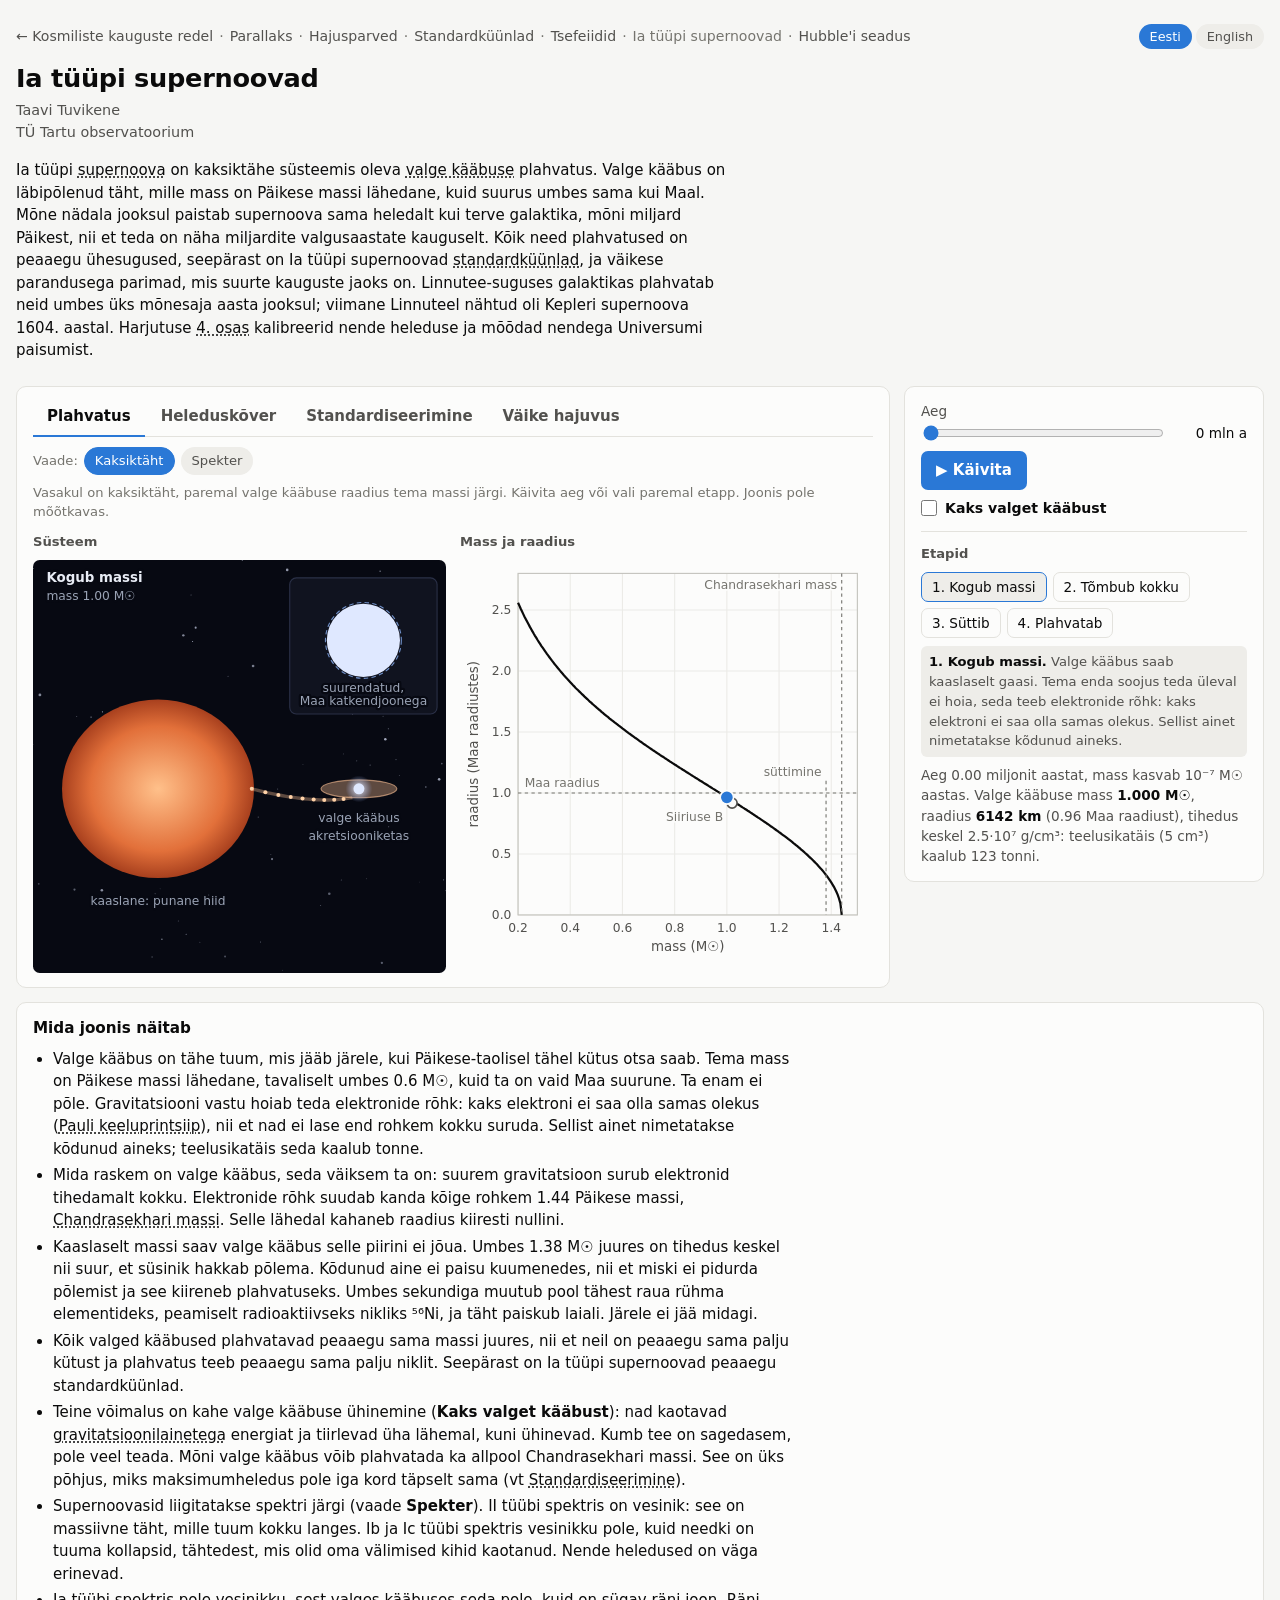
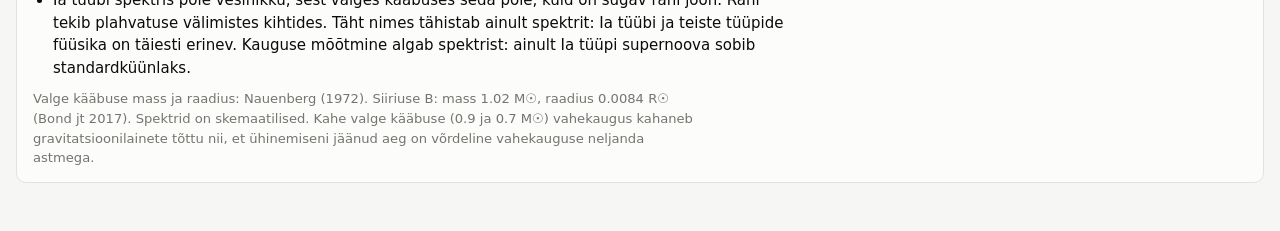
<file: supernoovad.html>
<!doctype html>
<html lang="et">
<head>
<meta charset="utf-8">
<meta name="viewport" content="width=device-width, initial-scale=1">
<title>Ia tüüpi supernoovad</title>
<meta name="description" content="Interaktiivsed joonised Ia tüüpi supernoovadest: miks valge kääbus plahvatab, mis paneb supernoova helendama, kuidas maksimumheledust standardiseeritakse ja miks kaugete supernoovade hajuvus on väike."
  data-en-content="Interactive drawings of type Ia supernovae: why a white dwarf explodes, what makes a supernova shine, how the peak brightness is standardised, and why distant supernovae scatter less than nearby galaxies.">
<script>
// The language is set before the page is drawn: ?lang=et or ?lang=en in the address (remembered), else the last
// choice, else Estonian.
(() => {
  let l = new URLSearchParams(location.search).get('lang');
  if (l === 'et' || l === 'en') { try { localStorage.setItem('lang', l); } catch (e) {} }
  else { try { l = localStorage.getItem('lang'); } catch (e) {} }
  document.documentElement.lang = l === 'en' ? 'en' : 'et';
})();
</script>
<style>
:root {
  color-scheme: light;
  --bg: #f6f6f4;
  --surface: #fcfcfb;
  --border: #e3e2dd;
  --text-1: #0b0b0b;
  --text-2: #52514e;
  --text-3: #75746e;
  --grid: #ecebe7;
  --axis: #c4c3bd;
  --sel: #2a78d6;
  --accent: #eb6834;
  --sn: #eb6834;
  --cep: #d32f2f;
  --btn: #2a78d6;
  --btn-text: #ffffff;
  --chip: #eeede9;
  --good: #1f8a4c;
  --bad: #c62828;
  --night: #070912;
}
@media (prefers-color-scheme: dark) {
  :root:not([data-theme="light"]) {
    color-scheme: dark;
    --bg: #121211;
    --surface: #1a1a19;
    --border: #2f2f2c;
    --text-1: #ffffff;
    --text-2: #c3c2b7;
    --text-3: #959489;
    --grid: #282826;
    --axis: #4a4a46;
    --sel: #3987e5;
    --accent: #d95926;
    --sn: #f07a45;
    --cep: #f05454;
    --btn: #3987e5;
    --btn-text: #ffffff;
    --chip: #262624;
    --good: #4cc27a;
    --bad: #f06a6a;
    --night: #05060c;
  }
}
:root[data-theme="dark"] {
  color-scheme: dark;
  --bg: #121211;
  --surface: #1a1a19;
  --border: #2f2f2c;
  --text-1: #ffffff;
  --text-2: #c3c2b7;
  --text-3: #959489;
  --grid: #282826;
  --axis: #4a4a46;
  --sel: #3987e5;
  --accent: #d95926;
  --sn: #f07a45;
  --cep: #f05454;
  --btn: #3987e5;
  --btn-text: #ffffff;
  --chip: #262624;
  --good: #4cc27a;
  --bad: #f06a6a;
  --night: #05060c;
}

* { box-sizing: border-box; }
[hidden] { display: none !important; }
/* The page has both languages side by side; data-l marks the text of one, and the other is hidden. */
:root[lang="et"] [data-l="en"], :root[lang="en"] [data-l="et"] { display: none !important; }
html, body { margin: 0; }
body {
  background: var(--bg);
  color: var(--text-1);
  font: 15px/1.5 system-ui, -apple-system, "Segoe UI", Roboto, sans-serif;
}
main { max-width: 1280px; margin: 0 auto; padding: 24px 16px 48px; }
.top { display: flex; flex-wrap: wrap; justify-content: space-between; align-items: baseline; gap: 6px 16px; margin: 0 0 14px; }
.back { font-size: 0.88rem; margin: 0; color: var(--text-3); }
.langs { display: flex; gap: 4px; }
.langs button { font-size: 0.8rem; padding: 2px 10px; border-radius: 999px; background: var(--chip); border-color: transparent; color: var(--text-2); }
.top .langs button[aria-pressed="true"] { background: var(--btn); color: var(--btn-text); border-color: transparent; }
.back a { color: var(--text-2); text-decoration: none; }
.back a:hover { color: var(--sel); }
.back .sep { margin: 0 6px; }
h1 { font-size: 1.6rem; line-height: 1.2; margin: 0 0 10px; font-weight: 650; letter-spacing: -0.01em; }
.byline { color: var(--text-2); font-size: 0.9rem; margin: -4px 0 16px; }
.intro a, .explain a, .links a, .hint a, .readout a { color: inherit; text-decoration: underline dotted; text-underline-offset: 2px; }
.intro a:hover, .explain a:hover, .links a:hover, .hint a:hover, .readout a:hover { color: var(--sel); text-decoration-style: solid; }
.intro { margin: 0 0 24px; max-width: 75ch; }
h2 { font-size: 0.95rem; margin: 0; font-weight: 600; }
.hint { color: var(--text-3); font-size: 0.82rem; margin: 2px 0 0; }

.card {
  background: var(--surface);
  border: 1px solid var(--border);
  border-radius: 10px;
  padding: 14px 16px;
}
.layout { display: grid; grid-template-columns: minmax(0, 1fr) 360px; gap: 14px; align-items: start; }
.tabs { display: flex; flex-wrap: wrap; align-items: center; gap: 2px; border-bottom: 1px solid var(--border); margin: -4px 0 10px; }
.tabs button {
  border: none; border-radius: 0; background: none; padding: 8px 14px; margin-bottom: -1px;
  color: var(--text-2); font-weight: 550; border-bottom: 2px solid transparent;
}
.tabs button:hover { color: var(--text-1); }
.tabs button[aria-selected="true"] { color: var(--text-1); border-bottom-color: var(--btn); }

svg.scene { display: block; width: 100%; height: auto; margin-top: 8px; user-select: none; -webkit-user-select: none; font-family: inherit; }
#spec .hit { cursor: pointer; }
.duo { display: grid; grid-template-columns: 1fr 1fr; gap: 14px; }
.duo > div { min-width: 0; }
.sub { font-size: 0.82rem; font-weight: 600; color: var(--text-2); margin: 10px 0 0; }
.badge { display: inline-block; font-size: 0.72rem; font-weight: 600; padding: 0 6px; border-radius: 999px; background: var(--chip); color: var(--text-3); }

/* Controls */
.controls { display: flex; flex-direction: column; gap: 12px; }
.group { display: flex; flex-direction: column; gap: 8px; }
.controls .group:not([hidden]) ~ .group:not([hidden]) { border-top: 1px solid var(--border); padding-top: 12px; }
.group h3 { font-size: 0.82rem; font-weight: 600; color: var(--text-2); margin: 0; }
.slider { display: grid; grid-template-columns: 1fr 5.5em; align-items: center; gap: 2px 10px; font-size: 0.85rem; color: var(--text-2); }
.slider label { grid-column: 1 / -1; }
.slider output { font-variant-numeric: tabular-nums; text-align: right; color: var(--text-1); }
input[type="range"] { accent-color: var(--btn); width: 100%; min-width: 0; }
.toggle { display: flex; gap: 8px; align-items: center; font-size: 0.88rem; color: var(--text-1); font-weight: 550; }
.toggles { display: flex; flex-wrap: wrap; gap: 6px 20px; }
.toggles.col { flex-direction: column; }
.toggle input { accent-color: var(--btn); width: 16px; height: 16px; margin: 0; }
button {
  font: inherit; cursor: pointer; border-radius: 7px; padding: 7px 14px;
  border: 1px solid var(--border); background: var(--surface); color: var(--text-1);
}
button:disabled { cursor: default; opacity: 0.5; }
button.primary { background: var(--btn); color: var(--btn-text); border-color: transparent; font-weight: 600; }
button.small { padding: 4px 10px; font-size: 0.85rem; }
button[aria-pressed="true"]:not(.chip) { background: var(--chip); border-color: var(--btn); }
button:focus-visible, input:focus-visible, [tabindex]:focus-visible { outline: 2px solid var(--sel); outline-offset: 2px; }
.btnrow { display: flex; flex-wrap: wrap; gap: 6px; }
.seg { display: flex; border: 1px solid var(--border); border-radius: 8px; overflow: hidden; }
.seg button { flex: 1; border: none; border-radius: 0; padding: 6px 4px; font-size: 0.86rem; white-space: nowrap; color: var(--text-2); background: var(--surface); }
.seg button + button { border-left: 1px solid var(--border); }
.seg button[aria-checked="true"] { background: var(--btn); color: var(--btn-text); font-weight: 600; }
.views-btns { display: flex; flex-wrap: wrap; gap: 6px; align-items: center; margin: 0 0 8px; font-size: 0.82rem; color: var(--text-3); }
.views-btns button { font-size: 0.82rem; padding: 3px 10px; border-radius: 999px; background: var(--chip); border-color: transparent; color: var(--text-2); }
.views-btns button[aria-pressed="true"] { background: var(--btn); color: var(--btn-text); }
.readout { margin: 0; font-size: 0.85rem; color: var(--text-2); font-variant-numeric: tabular-nums; }
.readout b { color: var(--text-1); font-weight: 600; }
.readout:empty { display: none; }
.formula { font-size: 0.82rem; color: var(--text-2); background: var(--chip); border-radius: 6px; padding: 6px 8px; margin: 0; font-variant-numeric: tabular-nums; overflow-wrap: anywhere; }
.formula:empty { display: none; }
.formula b { color: var(--text-1); }
.ok { color: var(--good); }
.off { color: var(--bad); }
table.res { border-collapse: collapse; font-size: 0.85rem; font-variant-numeric: tabular-nums; color: var(--text-2); }
table.res th { font-weight: 600; text-align: right; padding: 2px 0 2px 12px; color: var(--text-3); font-size: 0.78rem; }
table.res td { padding: 2px 0 2px 12px; text-align: right; color: var(--text-1); }
table.res td:first-child, table.res th:first-child { text-align: left; padding-left: 0; color: var(--text-2); }
table.res tr.hl td { font-weight: 650; }

/* Scenes and plots */
.night { fill: var(--night); }
.nl { fill: #e8ecf5; font-size: 12px; font-weight: 600; paint-order: stroke; stroke: var(--night); stroke-width: 4px; stroke-linejoin: round; }
.nl2 { fill: #9aa3b5; font-size: 11px; paint-order: stroke; stroke: var(--night); stroke-width: 4px; stroke-linejoin: round; }
.tlbl { fill: var(--text-2); font-size: 11px; }
.lbl { fill: var(--text-1); font-size: 13px; font-weight: 600; paint-order: stroke; stroke: var(--surface); stroke-width: 3px; stroke-linejoin: round; }
.lbl2 { fill: var(--text-2); font-size: 12px; paint-order: stroke; stroke: var(--surface); stroke-width: 3px; stroke-linejoin: round; }
.lbl3 { fill: var(--text-3); font-size: 11px; paint-order: stroke; stroke: var(--surface); stroke-width: 3px; stroke-linejoin: round; }
.slbl { fill: var(--sn); font-size: 12px; font-weight: 650; paint-order: stroke; stroke: var(--surface); stroke-width: 3px; stroke-linejoin: round; }
.gridline { stroke: var(--grid); stroke-width: 1; }
.axisline { stroke: var(--axis); stroke-width: 1; fill: none; }
.guide { stroke: var(--text-3); stroke-width: 1; stroke-dasharray: 3 3; }
.curve { stroke: var(--sn); stroke-width: 2; fill: none; }
.curve.thin { stroke-width: 1.5; }
.curve.vband { stroke: var(--sel); stroke-width: 1.5; }
.curve.ref { stroke: var(--text-3); stroke-width: 1.5; stroke-dasharray: 6 4; }
.curve.fitc { stroke: var(--text-1); stroke-width: 1.5; }
.curve.mr { stroke: var(--text-1); stroke-width: 2; }
.curve.samp { stroke: var(--text-3); stroke-width: 1.2; opacity: 0.55; }
.spt { fill: var(--sn); stroke: var(--surface); stroke-width: 1.5; }
.spt.hollow { fill: var(--surface); stroke: var(--sn); stroke-width: 2; }
.fpt { fill: var(--text-3); opacity: 0.6; }
.gpt { fill: var(--cep); stroke: var(--surface); stroke-width: 1; opacity: 0.9; }
.npt { fill: var(--sn); opacity: 0.75; }
.mpt { fill: var(--sel); opacity: 0.75; }
.wdpt { fill: var(--sel); stroke: var(--surface); stroke-width: 1.5; }
.ring { fill: var(--surface); stroke: var(--text-2); stroke-width: 1.5; }
.fitline { stroke: var(--sel); stroke-width: 2; }
.fitline.sn { stroke: var(--sn); }
.fitline.cep { stroke: var(--cep); }
.truel { stroke: var(--text-1); stroke-width: 1.2; stroke-dasharray: 6 4; }
.vfill { fill: color-mix(in srgb, var(--sel) 14%, transparent); }
.dfill { fill: color-mix(in srgb, var(--sn) 16%, transparent); }
.hbar { fill: color-mix(in srgb, var(--sn) 55%, transparent); }
.hbar.raw { fill: color-mix(in srgb, var(--text-3) 30%, transparent); }
.inset { fill: #10131f; stroke: #2a3047; }
.arrow { stroke: var(--text-1); stroke-width: 1.5; fill: none; }
.arrowhead { fill: var(--text-1); }
.snarr { stroke: var(--sn); stroke-width: 1.5; fill: none; }
.snarrhead { fill: var(--sn); }
.gam { stroke: #b48cff; stroke-width: 1.5; fill: none; }
.gamhead { fill: #b48cff; }
.gwave { fill: none; stroke: #8fa6d8; stroke-width: 1; }
.skystar { fill: #c9d0e6; }
.hit { fill: transparent; }
.chainbox { fill: var(--chip); stroke: var(--border); }
.dim { opacity: 0.3; }

.legend { display: flex; flex-wrap: wrap; gap: 6px 16px; margin-top: 6px; font-size: 0.8rem; color: var(--text-2); }
.legend > span { display: inline-flex; align-items: center; gap: 6px; }
.legend i { display: inline-block; width: 18px; height: 0; border-top: 2px solid; }
.legend i.dot { width: 8px; height: 8px; border: none; border-radius: 50%; }
.legend i.box { width: 14px; height: 10px; border: none; border-radius: 2px; }
.legend i.ring { width: 8px; height: 8px; border: 1.5px solid; border-radius: 50%; }

.explain { margin-top: 14px; }
.explain ul { margin: 8px 0 0; padding-left: 20px; max-width: 80ch; }
.explain li { margin: 4px 0; }
.explain .src { color: var(--text-3); font-size: 0.82rem; margin: 10px 0 0; max-width: 80ch; }

@media (max-width: 960px) {
  .layout { grid-template-columns: 1fr; }
}
@media (max-width: 640px) {
  .duo { grid-template-columns: 1fr; }
}
</style>
</head>
<body>
<main>
  <div class="top">
    <p class="back" data-l="et"><a href="index.html">← Kosmiliste kauguste redel</a><span class="sep">·</span><a href="parallaks.html">Parallaks</a><span class="sep">·</span><a href="hajusparved.html">Hajusparved</a><span class="sep">·</span><a href="standardkuunlad.html">Standardküünlad</a><span class="sep">·</span><a href="tsefeiidid.html">Tsefeiidid</a><span class="sep">·</span>Ia tüüpi supernoovad<span class="sep">·</span><a href="hubble.html">Hubble'i seadus</a></p>
    <p class="back" data-l="en"><a href="index.html">← The cosmic distance ladder</a><span class="sep">·</span><a href="parallaks.html">Parallax</a><span class="sep">·</span><a href="hajusparved.html">Open clusters</a><span class="sep">·</span><a href="standardkuunlad.html">Standard candles</a><span class="sep">·</span><a href="tsefeiidid.html">Cepheids</a><span class="sep">·</span>Type Ia supernovae<span class="sep">·</span><a href="hubble.html">Hubble's law</a></p>
    <div class="langs" role="group" aria-label="Keel" data-en-aria-label="Language">
      <button type="button" data-lang="et" lang="et">Eesti</button>
      <button type="button" data-lang="en" lang="en">English</button>
    </div>
  </div>
  <h1><span data-l="et">Ia tüüpi supernoovad</span><span data-l="en">Type Ia supernovae</span></h1>
  <p class="byline">Taavi Tuvikene<br><span data-l="et">TÜ Tartu observatoorium</span><span data-l="en">Tartu Observatory, University of Tartu</span></p>
  <p class="intro" data-l="et">Ia tüüpi <a href="https://et.wikipedia.org/wiki/Supernoova" target="_blank" rel="noopener">supernoova</a> on kaksiktähe süsteemis oleva <a href="https://et.wikipedia.org/wiki/Valge_k%C3%A4%C3%A4bus" target="_blank" rel="noopener">valge kääbuse</a> plahvatus. Valge kääbus on läbipõlenud täht, mille mass on Päikese massi lähedane, kuid suurus umbes sama kui Maal.
    Mõne nädala jooksul paistab supernoova sama heledalt kui terve galaktika, mõni miljard Päikest, nii et teda on näha miljardite valgusaastate kauguselt.
    Kõik need plahvatused on peaaegu ühesugused, seepärast on Ia tüüpi supernoovad <a href="standardkuunlad.html#tsefeiidid-ja-supernoovad">standardküünlad</a>, ja väikese parandusega parimad, mis suurte kauguste jaoks on.
    Linnutee-suguses galaktikas plahvatab neid umbes üks mõnesaja aasta jooksul; viimane Linnuteel nähtud oli Kepleri supernoova 1604. aastal.
    Harjutuse <a href="index.html#osa-4">4. osas</a> kalibreerid nende heleduse ja mõõdad nendega Universumi paisumist.</p>
  <p class="intro" data-l="en">A type Ia <a href="https://en.wikipedia.org/wiki/Supernova" target="_blank" rel="noopener">supernova</a> is the explosion of a <a href="https://en.wikipedia.org/wiki/White_dwarf" target="_blank" rel="noopener">white dwarf</a> in a binary star system. A white dwarf is a burnt-out star with about the mass of the Sun but about the size of the Earth.
    For a few weeks the supernova shines as brightly as a whole galaxy, a few billion Suns, so it can be seen from billions of light years away.
    All these explosions are nearly alike, so type Ia supernovae are <a href="standardkuunlad.html#tsefeiidid-ja-supernoovad">standard candles</a>, and with a small correction the best there are for large distances.
    In a galaxy like the Milky Way, about one explodes every few hundred years; the last one seen in the Milky Way was Kepler's supernova in 1604.
    In <a href="index.html#osa-4">part 4</a> of the exercise you calibrate their brightness and measure the expansion of the Universe with them.</p>

  <div class="layout">
    <section class="card">
      <div class="tabs" role="tablist" aria-label="Teema" data-en-aria-label="Topic">
        <button type="button" role="tab" id="tab1" aria-controls="pane1" aria-selected="true"><span data-l="et">Plahvatus</span><span data-l="en">Explosion</span></button>
        <button type="button" role="tab" id="tab2" aria-controls="pane2" aria-selected="false" tabindex="-1"><span data-l="et">Heleduskõver</span><span data-l="en">Light curve</span></button>
        <button type="button" role="tab" id="tab3" aria-controls="pane3" aria-selected="false" tabindex="-1"><span data-l="et">Standardiseerimine</span><span data-l="en">Standardisation</span></button>
        <button type="button" role="tab" id="tab4" aria-controls="pane4" aria-selected="false" tabindex="-1"><span data-l="et">Väike hajuvus</span><span data-l="en">Small scatter</span></button>
      </div>

      <div id="pane1" role="tabpanel" aria-labelledby="tab1">
        <div class="views-btns" role="group" aria-label="Vaade" data-en-aria-label="View">
          <span><span data-l="et">Vaade:</span><span data-l="en">View:</span></span>
          <button type="button" data-view1="sys"><span data-l="et">Kaksiktäht</span><span data-l="en">Binary star</span></button>
          <button type="button" data-view1="spec"><span data-l="et">Spekter</span><span data-l="en">Spectrum</span></button>
        </div>
        <div id="view1sys">
          <p class="hint" data-l="et">Vasakul on kaksiktäht, paremal valge kääbuse raadius tema massi järgi. Käivita aeg või vali paremal etapp. Joonis pole mõõtkavas.</p>
          <p class="hint" data-l="en">On the left is the binary star, on the right the radius of the white dwarf against its mass. Play the time or choose a stage on the right. The drawing is not to scale.</p>
          <div class="duo">
            <div>
              <p class="sub"><span data-l="et">Süsteem</span><span data-l="en">System</span></p>
              <svg id="sys" class="scene" viewBox="0 0 370 370" role="img" aria-label="Valge kääbus, mis saab kaaslaselt massi" data-en-aria-label="A white dwarf gaining mass from its companion"></svg>
            </div>
            <div>
              <p class="sub"><span data-l="et">Mass ja raadius</span><span data-l="en">Mass and radius</span></p>
              <svg id="mr" class="scene" viewBox="0 0 370 370" role="img" aria-label="Valge kääbuse raadius massi järgi kuni Chandrasekhari massini" data-en-aria-label="Radius of a white dwarf against its mass up to the Chandrasekhar mass"></svg>
            </div>
          </div>
        </div>
        <div id="view1spec" hidden>
          <p class="hint" data-l="et">Nelja tüüpi supernoovade spektrid maksimumi lähedal (skemaatilised). Klõpsa spektril või vali paremal tüüp.</p>
          <p class="hint" data-l="en">Spectra of four types of supernovae near their peak (schematic). Click a spectrum or choose a type on the right.</p>
          <svg id="spec" class="scene" viewBox="0 0 760 470" role="img" aria-label="Ia, Ib, Ic ja II tüüpi supernoovade spektrid" data-en-aria-label="Spectra of type Ia, Ib, Ic and II supernovae"></svg>
        </div>
      </div>

      <div id="pane2" role="tabpanel" aria-labelledby="tab2" hidden>
        <p class="hint" data-l="et">Vasakul on paisuv supernoova pilv, paremal radioaktiivne lagunemisahel, all heledus ja heleduskõver päevades pärast plahvatust.
          Käivita aeg ja muuda paremal nikli massi.</p>
        <p class="hint" data-l="en">On the left is the expanding supernova cloud, on the right the radioactive decay chain, and below the luminosity and the light curve in days after the explosion.
          Play the time and change the nickel mass on the right.</p>
        <div class="duo">
          <div>
            <p class="sub"><span data-l="et">Paisuv pilv</span><span data-l="en">Expanding cloud</span></p>
            <svg id="cloud" class="scene" viewBox="0 0 370 370" role="img" aria-label="Paisuva supernoova läbilõige nikli, koobalti ja raua ning gammakiirtega" data-en-aria-label="Cross-section of an expanding supernova with nickel, cobalt and iron, and gamma rays"></svg>
          </div>
          <div>
            <p class="sub"><span data-l="et">Lagunemisahel</span><span data-l="en">Decay chain</span></p>
            <svg id="chain" class="scene" viewBox="0 0 370 370" role="img" aria-label="Nikli, koobalti ja raua hulk valitud päeval" data-en-aria-label="Amounts of nickel, cobalt and iron on the chosen day"></svg>
          </div>
        </div>
        <p class="sub"><span data-l="et">Heledus</span><span data-l="en">Luminosity</span></p>
        <svg id="lum" class="scene" viewBox="0 0 760 250" role="img" aria-label="Supernoova heledus ja radioaktiivse lagunemise võimsus aja järgi" data-en-aria-label="Luminosity of the supernova and power of the radioactive decay against time"></svg>
        <div class="legend">
          <span><i style="border-color: var(--sn)"></i><span data-l="et">supernoova heledus</span><span data-l="en">supernova brightness</span></span>
          <span><i style="border-color: var(--text-3); border-top-style: dashed"></i><span data-l="et">lagunemise võimsus</span><span data-l="en">decay power</span></span>
        </div>
        <p class="sub"><span data-l="et">Heleduskõver</span><span data-l="en">Light curve</span></p>
        <svg id="lc" class="scene" viewBox="0 0 760 230" role="img" aria-label="Supernoova B- ja V-tähesuurus aja järgi" data-en-aria-label="B and V magnitudes of the supernova against time"></svg>
        <div class="legend">
          <span><i style="border-color: var(--sn)"></i><span data-l="et">B (sinine)</span><span data-l="en">B (blue)</span></span>
          <span><i style="border-color: var(--sel)"></i><span data-l="et">V (roheline)</span><span data-l="en">V (green)</span></span>
        </div>
      </div>

      <div id="pane3" role="tabpanel" aria-labelledby="tab3" hidden>
        <div class="views-btns" role="group" aria-label="Vaade" data-en-aria-label="View">
          <span><span data-l="et">Vaade:</span><span data-l="en">View:</span></span>
          <button type="button" data-view3="curves"><span data-l="et">Heleduskõverad</span><span data-l="en">Light curves</span></button>
          <button type="button" data-view3="phil"><span data-l="et">Phillipsi seos</span><span data-l="en">Phillips relation</span></button>
        </div>
        <div id="view3curves">
          <p class="hint" data-l="et">Lähedaste supernoovade heleduskõverad tuntud kaugustelt. Lülita paremal korrektsioonid sisse ja vaata, kuidas kõverad üheks kokku tulevad. Andmed on simuleeritud.</p>
          <p class="hint" data-l="en">Light curves of nearby supernovae at known distances. Turn on the corrections on the right and see how the curves come together into one. The data are simulated.</p>
          <svg id="curves3" class="scene" viewBox="0 0 760 400" role="img" aria-label="Supernoovade heleduskõverad enne ja pärast korrektsioone" data-en-aria-label="Supernova light curves before and after the corrections"></svg>
          <div class="legend">
            <span><i style="border-color: var(--text-3)"></i><span data-l="et">valimi supernoovad</span><span data-l="en">supernovae of the sample</span></span>
            <span><i style="border-color: var(--sn)"></i><span id="lg3a">valitud supernoova</span></span>
          </div>
        </div>
        <div id="view3phil" hidden>
          <p class="hint" data-l="et">40 lähedast supernoovat tuntud kaugustelt: maksimumheledus nõrgenemise kiiruse ja värvuse järgi, paremal maksimumheleduste histogramm. Andmed on simuleeritud.</p>
          <p class="hint" data-l="en">40 nearby supernovae at known distances: peak luminosity against the rate of fading and the colour, and on the right a histogram of the peak luminosities. The data are simulated.</p>
          <svg id="phil" class="scene" viewBox="0 0 760 400" role="img" aria-label="Maksimumheledus nõrgenemise ja värvuse järgi ning histogramm" data-en-aria-label="Peak luminosity against fading and colour, and a histogram"></svg>
          <div class="legend">
            <span><i class="dot" style="background: var(--text-3)"></i><span data-l="et">valimi supernoovad</span><span data-l="en">supernovae of the sample</span></span>
            <span><i class="dot" style="background: var(--sn)"></i><span id="lg3b">valitud supernoova</span></span>
            <span><i style="border-color: var(--sel)"></i><span data-l="et">seos</span><span data-l="en">relation</span></span>
          </div>
        </div>
      </div>

      <div id="pane4" role="tabpanel" aria-labelledby="tab4" hidden>
        <div class="views-btns" role="group" aria-label="Vaade" data-en-aria-label="View">
          <span><span data-l="et">Vaade:</span><span data-l="en">View:</span></span>
          <button type="button" data-view4="model"><span data-l="et">Mudel</span><span data-l="en">Model</span></button>
          <button type="button" data-view4="real"><span data-l="et">Päris andmed</span><span data-l="en">Real data</span></button>
        </div>
        <p class="hint" id="hint4"></p>
        <p class="sub"><span data-l="et">Kiirus ja kaugus</span><span data-l="en">Velocity and distance</span></p>
        <svg id="hub" class="scene" viewBox="0 0 760 300" role="img" aria-label="Galaktikate kiirus kauguse järgi" data-en-aria-label="Velocities of the galaxies against distance"></svg>
        <p class="sub"><span data-l="et">Suhteline hälve</span><span data-l="en">Relative deviation</span></p>
        <svg id="rel" class="scene" viewBox="0 0 760 300" role="img" aria-label="Kiiruse suhteline hälve Hubble'i seadusest kauguse järgi" data-en-aria-label="Relative deviation of the velocity from the Hubble law against distance"></svg>
        <div class="legend" id="legend4"></div>
      </div>
    </section>

    <section class="card controls" aria-label="Seaded" data-en-aria-label="Settings">
      <div class="group" data-tabs="tab2 tab3">
        <div class="slider"><label for="ni"><span data-l="et">Nikli mass</span><span data-l="en">Nickel mass</span></label><input type="range" id="ni" min="0.4" max="0.8" step="0.01" value="0.6"><output for="ni" id="niOut"></output></div>
        <div class="btnrow" id="presets" aria-label="Tuntud supernoovad" data-en-aria-label="Known supernovae"></div>
        <p class="readout" id="snRead"></p>
      </div>

      <div class="group" data-tabs="tab1" data-views="sys">
        <div class="slider"><label for="t1"><span data-l="et">Aeg</span><span data-l="en">Time</span></label><input type="range" id="t1" min="0" max="1000" step="1" value="0"><output for="t1" id="t1Out"></output></div>
        <div class="btnrow"><button type="button" class="primary" id="play1">▶ Käivita</button></div>
        <label class="toggle"><input type="checkbox" id="dd"><span data-l="et"> Kaks valget kääbust</span><span data-l="en"> Two white dwarfs</span></label>
      </div>
      <div class="group" data-tabs="tab1" data-views="sys">
        <h3><span data-l="et">Etapid</span><span data-l="en">Stages</span></h3>
        <div class="btnrow" id="stages"></div>
        <p class="formula" id="stageText"></p>
        <p class="readout" id="wdRead"></p>
      </div>
      <div class="group" data-tabs="tab1" data-views="spec">
        <h3 id="typeLbl"><span data-l="et">Tüüp</span><span data-l="en">Type</span></h3>
        <div class="seg" role="radiogroup" aria-labelledby="typeLbl">
          <button type="button" role="radio" data-type="Ia">Ia</button>
          <button type="button" role="radio" data-type="Ib">Ib</button>
          <button type="button" role="radio" data-type="Ic">Ic</button>
          <button type="button" role="radio" data-type="II">II</button>
        </div>
        <p class="readout" id="specRead"></p>
      </div>

      <div class="group" data-tabs="tab2">
        <div class="slider"><label for="day"><span data-l="et">Päevi pärast plahvatust</span><span data-l="en">Days after the explosion</span></label><input type="range" id="day" min="0" max="120" step="0.5" value="18"><output for="day" id="dayOut"></output></div>
        <div class="btnrow"><button type="button" class="primary" id="play2">▶ Käivita</button></div>
        <p class="readout" id="lcRead"></p>
      </div>

      <div class="group" data-tabs="tab3">
        <div class="toggles col">
          <label class="toggle"><input type="checkbox" id="cStr"><span data-l="et"> Nõrgenemise korrektsioon</span><span data-l="en"> Fading correction</span></label>
          <label class="toggle"><input type="checkbox" id="cCol"><span data-l="et"> Värvi korrektsioon</span><span data-l="en"> Colour correction</span></label>
        </div>
        <div class="slider"><label for="dust"><span data-l="et">Tolm galaktikates: keskmine E(B − V)</span><span data-l="en">Dust in the galaxies: mean E(B − V)</span></label><input type="range" id="dust" min="0" max="0.3" step="0.01" value="0.1"><output for="dust" id="dustOut"></output></div>
        <div class="btnrow"><button type="button" id="newSample"><span data-l="et">Uus valim</span><span data-l="en">New sample</span></button></div>
      </div>
      <div class="group" data-tabs="tab3">
        <div id="sigRead"></div>
        <p class="readout" id="corrRead"></p>
        <p class="formula">m<sub>B,corr</sub> = m<sub>B</sub> + α x<sub>1</sub> − β c, α ≈ 0.15, β ≈ 3.1</p>
      </div>

      <div class="group" data-tabs="tab4">
        <div class="slider"><label for="sv"><span data-l="et">Galaktikate pekuliaarne kiirus</span><span data-l="en">Peculiar velocity of the galaxies</span> σ<sub>v</sub></label><input type="range" id="sv" min="0" max="600" step="10" value="250"><output for="sv" id="svOut"></output></div>
        <div class="slider"><label for="sm"><span data-l="et">Ühe kauguse viga</span><span data-l="en">Error of one distance</span> σ<sub>μ</sub></label><input type="range" id="sm" min="0" max="0.5" step="0.01" value="0.13"><output for="sm" id="smOut"></output></div>
      </div>
      <div class="group" data-tabs="tab4" data-views="model">
        <div class="btnrow">
          <button type="button" class="small" data-preset4="p3"><span data-l="et">3. osa: tsefeiidid</span><span data-l="en">Part 3: Cepheids</span></button>
          <button type="button" class="small" data-preset4="p4"><span data-l="et">4. osa: supernoovad</span><span data-l="en">Part 4: supernovae</span></button>
        </div>
        <div class="slider"><label for="d1"><span data-l="et">Kaugusvahemik: alates</span><span data-l="en">Distance range: from</span></label><input type="range" id="d1" min="0" max="1000" step="1"><output for="d1" id="d1Out"></output></div>
        <div class="slider"><label for="d2"><span data-l="et">kuni</span><span data-l="en">to</span></label><input type="range" id="d2" min="0" max="1000" step="1"><output for="d2" id="d2Out"></output></div>
        <div class="slider"><label for="nGal"><span data-l="et">Galaktikate arv</span><span data-l="en">Number of galaxies</span></label><input type="range" id="nGal" min="5" max="200" step="1"><output for="nGal" id="nGalOut"></output></div>
        <div class="btnrow"><button type="button" id="newGal"><span data-l="et">Uued galaktikad</span><span data-l="en">New galaxies</span></button></div>
        <p class="readout" id="modelRead"></p>
      </div>
      <div class="group" data-tabs="tab4" data-views="real">
        <h3 id="mbLbl"><span data-l="et">Supernoovade heledus</span><span data-l="en">Supernova brightness</span> M<sub>B</sub></h3>
        <div class="seg" role="radiogroup" aria-labelledby="mbLbl">
          <button type="button" role="radio" data-mb="cal"><span data-l="et">Kalibraatorid</span><span data-l="en">Calibrators</span></button>
          <button type="button" role="radio" data-mb="sh0es">SH0ES</button>
        </div>
        <div class="toggles col">
          <label class="toggle"><input type="checkbox" id="showGal" checked><span data-l="et"> 3. osa galaktikad</span><span data-l="en"> Part 3 galaxies</span></label>
          <label class="toggle"><input type="checkbox" id="showSn" checked><span data-l="et"> 4. osa supernoovad</span><span data-l="en"> Part 4 supernovae</span></label>
        </div>
        <p class="readout" id="realRead"></p>
      </div>
    </section>
  </div>

  <section class="card explain">
    <h2><span data-l="et">Mida joonis näitab</span><span data-l="en">What the drawings show</span></h2>
    <ul data-tab="tab1" data-l="et">
      <li>Valge kääbus on tähe tuum, mis jääb järele, kui Päikese-taolisel tähel kütus otsa saab. Tema mass on Päikese massi lähedane, tavaliselt umbes 0.6 M☉, kuid ta on vaid Maa suurune. Ta enam ei põle. Gravitatsiooni vastu hoiab teda elektronide rõhk: kaks elektroni ei saa olla samas olekus
        (<a href="https://et.wikipedia.org/wiki/Pauli_keeluprintsiip" target="_blank" rel="noopener">Pauli keeluprintsiip</a>), nii et nad ei lase end rohkem kokku suruda. Sellist ainet nimetatakse kõdunud aineks; teelusikatäis seda kaalub tonne.</li>
      <li>Mida raskem on valge kääbus, seda väiksem ta on: suurem gravitatsioon surub elektronid tihedamalt kokku. Elektronide rõhk suudab kanda kõige rohkem 1.44 Päikese massi,
        <a class="en" href="https://en.wikipedia.org/wiki/Chandrasekhar_limit" target="_blank" rel="noopener" title="Ingliskeelne Vikipeedia">Chandrasekhari massi</a>. Selle lähedal kahaneb raadius kiiresti nullini.</li>
      <li>Kaaslaselt massi saav valge kääbus selle piirini ei jõua. Umbes 1.38 M☉ juures on tihedus keskel nii suur, et süsinik hakkab põlema. Kõdunud aine ei paisu kuumenedes, nii et miski ei pidurda põlemist
        ja see kiireneb plahvatuseks. Umbes sekundiga muutub pool tähest raua rühma elementideks, peamiselt radioaktiivseks nikliks ⁵⁶Ni, ja täht paiskub laiali. Järele ei jää midagi.</li>
      <li>Kõik valged kääbused plahvatavad peaaegu sama massi juures, nii et neil on peaaegu sama palju kütust ja plahvatus teeb peaaegu sama palju niklit. Seepärast on Ia tüüpi supernoovad peaaegu standardküünlad.</li>
      <li>Teine võimalus on kahe valge kääbuse ühinemine (<b>Kaks valget kääbust</b>): nad kaotavad <a href="https://et.wikipedia.org/wiki/Gravitatsioonilained" target="_blank" rel="noopener">gravitatsioonilainetega</a>
        energiat ja tiirlevad üha lähemal, kuni ühinevad. Kumb tee on sagedasem, pole veel teada. Mõni valge kääbus võib plahvatada ka allpool Chandrasekhari massi. See on üks põhjus, miks maksimumheledus pole iga kord
        täpselt sama (vt <a href="#standardiseerimine" data-go="tab3">Standardiseerimine</a>).</li>
      <li>Supernoovasid liigitatakse spektri järgi (vaade <b>Spekter</b>). II tüübi spektris on vesinik: see on massiivne täht, mille tuum kokku langes. Ib ja Ic tüübi spektris vesinikku pole, kuid needki on tuuma kollapsid,
        tähtedest, mis olid oma välimised kihid kaotanud. Nende heledused on väga erinevad.</li>
      <li>Ia tüübi spektris pole vesinikku, sest valges kääbuses seda pole, kuid on sügav räni joon. Räni tekib plahvatuse välimistes kihtides. Täht nimes tähistab ainult spektrit: Ia tüübi ja teiste tüüpide füüsika on täiesti erinev.
        Kauguse mõõtmine algab spektrist: ainult Ia tüüpi supernoova sobib standardküünlaks.</li>
    </ul>
    <ul data-tab="tab1" data-l="en">
      <li>A white dwarf is the core of a star that remains when a Sun-like star runs out of fuel. Its mass is close to that of the Sun, typically about 0.6 M☉, but it is only the size of the Earth. It no longer burns. What holds it up against gravity is the pressure of its electrons: two electrons cannot be in the same state
        (the <a href="https://en.wikipedia.org/wiki/Pauli_exclusion_principle" target="_blank" rel="noopener">Pauli exclusion principle</a>), so they do not let themselves be squeezed any further. Such matter is called degenerate matter; a teaspoon of it weighs tonnes.</li>
      <li>The heavier a white dwarf, the smaller it is: stronger gravity squeezes the electrons closer together. Electron pressure can support at most 1.44 solar masses,
        the <a href="https://en.wikipedia.org/wiki/Chandrasekhar_limit" target="_blank" rel="noopener">Chandrasekhar mass</a>. Near it, the radius shrinks quickly to zero.</li>
      <li>A white dwarf gaining mass from a companion does not reach that limit. At about 1.38 M☉ the density at the centre is so high that carbon starts to burn. Degenerate matter does not expand as it heats up, so nothing slows down the burning,
        and it runs away into an explosion. In about a second, half of the star turns into iron-group elements, mostly radioactive nickel ⁵⁶Ni, and the star is blown apart. Nothing is left behind.</li>
      <li>All white dwarfs explode at nearly the same mass, so they have nearly the same amount of fuel and the explosion makes nearly the same amount of nickel. This is why type Ia supernovae are almost standard candles.</li>
      <li>Another way is the merger of two white dwarfs (<b>Two white dwarfs</b>): they lose energy to <a href="https://en.wikipedia.org/wiki/Gravitational_wave" target="_blank" rel="noopener">gravitational waves</a>
        and orbit ever closer until they merge. Which way is more common is not yet known. Some white dwarfs may also explode below the Chandrasekhar mass. This is one reason why the peak luminosity is not
        exactly the same every time (see <a href="#standardiseerimine" data-go="tab3">Standardisation</a>).</li>
      <li>Supernovae are classified by their spectra (the <b>Spectrum</b> view). A type II spectrum has hydrogen: it is a massive star whose core collapsed. Type Ib and Ic spectra have no hydrogen, but these too are core collapses,
        of stars that had lost their outer layers. Their luminosities vary widely.</li>
      <li>A type Ia spectrum has no hydrogen, because there is none in a white dwarf, but it has a deep silicon line. Silicon is made in the outer layers of the explosion. The letter in the name refers only to the spectrum: the physics of type Ia and of the other types is completely different.
        Measuring a distance starts with the spectrum: only a type Ia supernova will do as a standard candle.</li>
    </ul>
    <ul data-tab="tab2" hidden data-l="et">
      <li>Supernoova ei helenda plahvatuse kuumusest: paisuv pilv jahtub kiiresti. Valgus tuleb radioaktiivsest lagunemisest. ⁵⁶Ni laguneb poolestusajaga 6.1 päeva koobaltiks ⁵⁶Co ja see 77 päevaga stabiilseks rauaks ⁵⁶Fe.
        Lagunemisel tekkivad gammakiired soojendavad pilve.</li>
      <li>Alguses on pilv nii tihe, et valgus jääb sinna kinni ja heledus on väiksem kui lagunemise võimsus. Kui pilv on hõrenenud, umbes kolm nädalat pärast plahvatust, pääseb valgus välja: see on maksimum.
        Maksimumis on heledus peaaegu võrdne lagunemise võimsusega (Arnetti reegel), nii et maksimumheledus näitab nikli massi, umbes 2·10⁴³ erg/s iga Päikese massi nikli kohta.</li>
      <li>Pärast maksimumi järgib heledus koobalti lagunemist, seepärast on kõvera saba tähesuurustes peaaegu sirge. Saba langeb kiiremini kui koobalt laguneb, sest hõrenevast pilvest pääseb üha rohkem gammakiiri välja.</li>
      <li>Mida rohkem niklit, seda heledam supernoova. Raua rühma elemendid on valgusele väga läbipaistmatud, nii et suurema nikli massiga pilvest pääseb valgus aeglasemalt välja: kõver on laiem ja nõrgeneb aeglasemalt.
        Nikli hulk pole iga kord täpselt sama, nii et maksimumheledus ka mitte, kuid heleduskõver näitab, kui palju niklit oli. Sellest tuleb <a href="#standardiseerimine" data-go="tab3">Phillipsi seos</a>.</li>
      <li>B vastab sinisele ja V rohelisele valgusele. Pärast maksimumi muutub supernoova kiiresti punasemaks, nii et B langeb kiiremini kui V. Δm₁₅ on B-tähesuuruse muutus 15 päeva jooksul pärast maksimumi.</li>
      <li>Umbes pool Universumi rauast, ka raud meie veres, on tekkinud sellistes plahvatustes.</li>
    </ul>
    <ul data-tab="tab2" hidden data-l="en">
      <li>A supernova does not shine from the heat of the explosion: the expanding cloud cools quickly. The light comes from radioactive decay. ⁵⁶Ni decays with a half-life of 6.1 days into cobalt ⁵⁶Co, and that in 77 days into stable iron ⁵⁶Fe.
        The gamma rays from the decay heat the cloud.</li>
      <li>At first the cloud is so dense that the light is trapped in it, and the luminosity is less than the power of the decay. Once the cloud has thinned, about three weeks after the explosion, the light escapes: this is the peak.
        At the peak the luminosity nearly equals the power of the decay (Arnett's rule), so the peak luminosity gives the mass of nickel, about 2·10⁴³ erg/s for each solar mass of nickel.</li>
      <li>After the peak, the luminosity follows the decay of cobalt, which is why the tail of the curve is nearly straight in magnitudes. The tail falls faster than the cobalt decays, because more and more gamma rays escape from the thinning cloud.</li>
      <li>The more nickel, the brighter the supernova. Iron-group elements are very opaque to light, so light escapes more slowly from a cloud with more nickel: the curve is wider and fades more slowly.
        The amount of nickel is not exactly the same every time, so neither is the peak luminosity, but the light curve shows how much nickel there was. From this comes the <a href="#standardiseerimine" data-go="tab3">Phillips relation</a>.</li>
      <li>B corresponds to blue and V to green light. After the peak the supernova quickly turns redder, so B falls faster than V. Δm₁₅ is the change in the B magnitude in the 15 days after the peak.</li>
      <li>About half of the iron in the Universe, including the iron in our blood, was made in such explosions.</li>
    </ul>
    <ul data-tab="tab3" hidden data-l="et">
      <li>Ia tüüpi supernoovade maksimumheledus erineb umbes 40 %, kauguse mõõtmiseks liiga palju. Heleduskõver näitab, millised on heledamad: need, mis nõrgenevad aeglasemalt (vt <a href="#heleduskover" data-go="tab2">Heleduskõver</a>).
        Seda märkas Mark Phillips 1993. aastal.</li>
      <li><b>Nõrgenemise korrektsioon</b> lahutab maksimumi tähesuurusest 0.8 (Δm₁₅ − 1.1). Heleduskõverate vaates venitatakse samal ajal ajatelge: kiire kõver venitatakse laiemaks, aeglane surutakse kokku.
        Nii tegi seda <a class="en" href="https://en.wikipedia.org/wiki/Supernova_Cosmology_Project" target="_blank" rel="noopener" title="Ingliskeelne Vikipeedia">Supernova Cosmology Project</a> (Perlmutter jt 1997).</li>
      <li>Tolm supernoova galaktikas teeb supernoova nõrgemaks ja punasemaks. Tema värvus c maksimumis (B − V) annab paranduse, nagu W<sub>H</sub> tsefeiididel (vt <a href="tsefeiidid.html#tolm">tsefeiidide lehte</a>).
        <b>Värvi korrektsioon</b> lahutab β c, kus β ≈ 3.1. See on väiksem kui Linnutee tolmu R<sub>B</sub> = 4.1: osa värvusest on supernoova enda oma ja teiste galaktikate tolm paistab olevat teistsugune.</li>
      <li>Pärast mõlemat korrektsiooni annab üks supernoova kauguse umbes 6 % täpsusega (0.13 tähesuurust). Ükski teine nii kaugel nähtav üksik objekt pole nii täpne.</li>
      <li>Päris mõõtmistes kasutatakse <a class="en" href="https://en.wikipedia.org/wiki/Phillips_relationship" target="_blank" rel="noopener" title="Ingliskeelne Vikipeedia">Trippi (1998) valemit</a>
        m<sub>B,corr</sub> = m<sub>B</sub> + α x<sub>1</sub> − β c. Venitusparameeter x<sub>1</sub> on kogu heleduskõvera järgi sobitatud (SALT2): aeglasematel suurem, x<sub>1</sub> = 0 on umbes Δm₁₅ = 1.1, ja α x<sub>1</sub> on peaaegu sama mis 0.8 (1.1 − Δm₁₅).
        Pantheon+ lisab ka paranduse valikuefektide ja supernoova galaktika massi jaoks (umbes 0.05 tähesuurust).</li>
      <li>Just need standardiseeritud tähesuurused m_b_corr on harjutuse <a href="index.html#supernovae">4. osas</a> m<sub>B</sub>. 3. osa galaktikate supernoovade M<sub>B</sub> hajub avaldatud tsefeiidide seosega
        0.125 tähesuurust keskmise −19.33 ümber.</li>
      <li>Supernoovat, mis teistega ei sarnane, nagu SN 1991bg, ei kasutata. Pantheon+ jätab välja supernoovad, mille x<sub>1</sub> või c on liiga suur. Kauguse mõõtmine algab objektide valimisest, mille kohta seos kehtib.</li>
    </ul>
    <ul data-tab="tab3" hidden data-l="en">
      <li>The peak luminosities of type Ia supernovae differ by about 40 %, too much for measuring distances. The light curve shows which ones are brighter: those that fade more slowly (see <a href="#heleduskover" data-go="tab2">Light curve</a>).
        Mark Phillips noticed this in 1993.</li>
      <li>The <b>Fading correction</b> subtracts 0.8 (Δm₁₅ − 1.1) from the peak magnitude. In the light curves view, the time axis is stretched at the same time: a fast curve is stretched wider, a slow one squeezed narrower.
        This is how the <a href="https://en.wikipedia.org/wiki/Supernova_Cosmology_Project" target="_blank" rel="noopener">Supernova Cosmology Project</a> did it (Perlmutter et al. 1997).</li>
      <li>Dust in the host galaxy makes a supernova fainter and redder. Its colour c at the peak (B − V) gives a correction, like W<sub>H</sub> for Cepheids (see the <a href="tsefeiidid.html#tolm">Cepheids page</a>).
        The <b>Colour correction</b> subtracts β c, where β ≈ 3.1. This is less than R<sub>B</sub> = 4.1 for the dust of the Milky Way: part of the colour is the supernova's own, and the dust of other galaxies seems to be different.</li>
      <li>After both corrections, one supernova gives a distance to about 6 % (0.13 magnitudes). No other single object visible that far away is as precise.</li>
      <li>Real measurements use the <a href="https://en.wikipedia.org/wiki/Phillips_relationship" target="_blank" rel="noopener">formula of Tripp (1998)</a>
        m<sub>B,corr</sub> = m<sub>B</sub> + α x<sub>1</sub> − β c. The stretch parameter x<sub>1</sub> is fitted to the whole light curve (SALT2): larger for slower ones, x<sub>1</sub> = 0 is about Δm₁₅ = 1.1, and α x<sub>1</sub> is nearly the same as 0.8 (1.1 − Δm₁₅).
        Pantheon+ also adds corrections for selection effects and for the mass of the host galaxy (about 0.05 magnitudes).</li>
      <li>These standardised magnitudes m_b_corr are exactly the m<sub>B</sub> of <a href="index.html#supernovae">part 4</a> of the exercise. With the published Cepheid relation, the M<sub>B</sub> of the supernovae in the galaxies of part 3 scatter
        by 0.125 magnitudes around a mean of −19.33.</li>
      <li>A supernova that is unlike the others, such as SN 1991bg, is not used. Pantheon+ leaves out supernovae whose x<sub>1</sub> or c is too large. Measuring distances starts with choosing objects for which the relation holds.</li>
    </ul>
    <ul data-tab="tab4" hidden data-l="et">
      <li>Galaktika kiirus on Universumi paisumine pluss tema enda liikumine, mõnisada km/s, sest ta langeb oma naabrite poole. Harjutuses kasutatud punanihked z<sub>HD</sub> on selle jaoks juba parandatud,
        kuid parandus eemaldab ainult osa: umbes 250 km/s jääb.</li>
      <li>Lähedal on mõnisada km/s suur osa kiirusest: 10 Mpc juures ±36 %. 100 Mpc juures on see ainult ±3.6 %. Paisumist näevad puhtalt ainult kauged galaktikad.</li>
      <li>Kauguse suhteline viga on aga igal kaugusel sama: ühe supernoova kaugus on täpne umbes ±6 %. Kahe vea ribad lõikuvad umbes 60 Mpc juures.
        Seepärast algavad 4. osa kauged supernoovad punanihkest z = 0.023, umbes 100 Mpc.</li>
      <li>Tsefeiide näeb ainult umbes 40–60 Mpc kaugusele, kus kiirused hajuvad veel palju. Supernoovasid näeb palju kaugemale, kus nad ei haju. Seepärast vajab redel kolmandat pulka
        ja seepärast annab 4. osa täpsema H<sub>0</sub> kui 3. osa.</li>
      <li>4. osa viga määrab kalibreerimine: 0.05 tähesuuruse viga M<sub>B</sub>-s muudab H<sub>0</sub>-i 2.3 %. 166 kauge supernoova keskmine on täpne umbes 0.01 tähesuurust, nii et nende arv on palju vähem tähtis.</li>
      <li>4. osa lõpeb punanihkel z = 0.06. Kaugemal on Universum valguse teekonna ajal märgatavalt paisunud ja tegur (1 + 0.775 z) on ainult parenduse esimene liige.
        Sellest ja Hubble'i pingest räägib <a href="hubble.html#kiirenemine">Hubble'i seaduse leht</a>.</li>
    </ul>
    <ul data-tab="tab4" hidden data-l="en">
      <li>The velocity of a galaxy is the expansion of the Universe plus its own motion, a few hundred km/s, as it falls towards its neighbours. The redshifts z<sub>HD</sub> used in the exercise have already been corrected for this,
        but the correction removes only part of it: about 250 km/s remains.</li>
      <li>Nearby, a few hundred km/s is a large part of the velocity: ±36 % at 10 Mpc. At 100 Mpc it is only ±3.6 %. Only distant galaxies show the expansion cleanly.</li>
      <li>The relative error of the distance, however, is the same at every distance: the distance of one supernova is good to about ±6 %. The two error bands cross at about 60 Mpc.
        This is why the distant supernovae of part 4 start at a redshift of z = 0.023, about 100 Mpc.</li>
      <li>Cepheids can be seen only out to about 40–60 Mpc, where the velocities still scatter a lot. Supernovae can be seen much farther, where they do not scatter. This is why the ladder needs a third rung,
        and why part 4 gives a more precise H<sub>0</sub> than part 3.</li>
      <li>The error of part 4 is set by the calibration: an error of 0.05 magnitudes in M<sub>B</sub> changes H<sub>0</sub> by 2.3 %. The mean of the 166 distant supernovae is good to about 0.01 magnitudes, so their number matters much less.</li>
      <li>Part 4 ends at a redshift of z = 0.06. Farther out, the Universe has expanded noticeably while the light travelled, and the factor (1 + 0.775 z) is only the first term of the correction.
        This, and the Hubble tension, are explained on the <a href="hubble.html#kiirenemine">Hubble law page</a>.</li>
    </ul>
    <p class="src" data-tab="tab1" data-l="et">Valge kääbuse mass ja raadius: Nauenberg (1972). Siiriuse B: mass 1.02 M☉, raadius 0.0084 R☉ (Bond jt 2017). Spektrid on skemaatilised.
      Kahe valge kääbuse (0.9 ja 0.7 M☉) vahekaugus kahaneb gravitatsioonilainete tõttu nii, et ühinemiseni jäänud aeg on võrdeline vahekauguse neljanda astmega.</p>
    <p class="src" data-tab="tab1" data-l="en">White dwarf mass and radius: Nauenberg (1972). Sirius B: mass 1.02 M☉, radius 0.0084 R☉ (Bond et al. 2017). The spectra are schematic.
      The separation of two white dwarfs (0.9 and 0.7 M☉) shrinks through gravitational waves so that the time left until the merger is proportional to the fourth power of the separation.</p>
    <p class="src" data-tab="tab2" hidden data-l="et">Heledus on arvutatud Arnetti (1982) mudeliga, lagunemise võimsus Nadyozhini (1994) järgi ja gammakiirte neeldumine nagu Jeffery (1999).
      B- ja V-kõverad on venitatud mallist; maksimum M<sub>B</sub> = −19.3 − 2.5 lg (M<sub>Ni</sub> / 0.6 M☉) ja Δm₁₅ Phillipsi seosest M<sub>B</sub> = −19.3 + 0.8 (Δm₁₅ − 1.1), nagu standardküünalde lehel.</p>
    <p class="src" data-tab="tab2" hidden data-l="en">The luminosity is computed with the model of Arnett (1982), the power of the decay after Nadyozhin (1994), and the absorption of gamma rays as in Jeffery (1999).
      The B and V curves are stretched from a template; the peak M<sub>B</sub> = −19.3 − 2.5 lg (M<sub>Ni</sub> / 0.6 M☉), and Δm₁₅ from the Phillips relation M<sub>B</sub> = −19.3 + 0.8 (Δm₁₅ − 1.1), as on the standard candles page.</p>
    <p class="src" data-tab="tab3" hidden data-l="et">Valim on simuleeritud: nikli mass 0.4–0.8 M☉, juhuslik hajuvus 0.10 tähesuurust, supernoova enda värvus σ = 0.05 ja tolm eksponentjaotusega, R<sub>B</sub> = 3.1.
      SN 1991bg: Δm₁₅ = 1.93, M<sub>B</sub> ≈ −17.1. SN 2014J: E(B − V) ≈ 1.2 (Amanullah jt 2014).</p>
    <p class="src" data-tab="tab3" hidden data-l="en">The sample is simulated: nickel mass 0.4–0.8 M☉, a random scatter of 0.10 magnitudes, an intrinsic supernova colour with σ = 0.05, and dust with an exponential distribution, R<sub>B</sub> = 3.1.
      SN 1991bg: Δm₁₅ = 1.93, M<sub>B</sub> ≈ −17.1. SN 2014J: E(B − V) ≈ 1.2 (Amanullah et al. 2014).</p>
    <p class="src" data-tab="tab4" hidden data-l="et">Päris andmed: harjutuse 3. osa 29 galaktikat (Riess jt 2022, ApJL 934, L7), μ nende tsefeiididest avaldatud seosega (Cruz Reyes &amp; Anderson 2023) ja v = c z<sub>HD</sub>;
      4. osa 166 kauget supernoovat, m_b_corr ja z<sub>HD</sub> Pantheon+ (Scolnic jt 2022; Brout jt 2022), v = c z (1 + 0.775 z). SH0ES M<sub>B</sub> = −19.253 (Riess jt 2022).</p>
    <p class="src" data-tab="tab4" hidden data-l="en">Real data: the 29 galaxies of part 3 of the exercise (Riess et al. 2022, ApJL 934, L7), μ from their Cepheids with the published relation (Cruz Reyes &amp; Anderson 2023) and v = c z<sub>HD</sub>;
      the 166 distant supernovae of part 4, m_b_corr and z<sub>HD</sub> from Pantheon+ (Scolnic et al. 2022; Brout et al. 2022), v = c z (1 + 0.775 z). SH0ES M<sub>B</sub> = −19.253 (Riess et al. 2022).</p>
  </section>
</main>

<script>
(() => {
  const NS = 'http://www.w3.org/2000/svg', $ = id => document.getElementById(id);
  // A text drawn by the script, in the language of the page.
  const L = (et, en) => (document.documentElement.lang === 'en' ? en : et);
  // Both languages as spans, for markup built by the script; the CSS shows one.
  const sp = (et, en) => `<span data-l="et">${et}</span><span data-l="en">${en}</span>`;

  function el(tag, attrs, parent) {
    const e = document.createElementNS(NS, tag);
    for (const k in attrs) e.setAttribute(k, typeof attrs[k] === 'number' ? +attrs[k].toFixed(2) : attrs[k]);
    if (parent) parent.appendChild(e);
    return e;
  }
  // SVG text; "M_B" or "m_{B,corr}" is drawn with a subscript.
  function text(parent, x, y, s, cls, anchor) {
    const e = el('text', { x, y, class: cls || 'lbl', 'text-anchor': anchor || 'start' }, parent);
    let sub = false;
    for (const part of s.split(/(_\{[^}]*\}|_[A-Za-z])/)) {
      if (!part) continue;
      const m = part.match(/^_\{?([^}]*)\}?$/);
      const t = el('tspan', m ? { dy: 4, 'font-size': '0.78em' } : sub ? { dy: -4 } : {}, e);
      t.textContent = m ? m[1] : part;
      sub = !!m;
    }
    return e;
  }
  const clamp = (v, a, b) => Math.max(a, Math.min(b, v));
  const minus = s => s.replace(/-/g, '−');
  const fmt = (v, d) => minus((Math.abs(v) < 0.5 * 10 ** -d ? 0 : v).toFixed(d));
  const fmtS = (v, d) => (v >= 0.5 * 10 ** -d ? '+' : '') + fmt(v, d);
  function sig(v, n = 3) {
    if (!isFinite(v) || v === 0) return '0';
    let s = v.toFixed(clamp(n - 1 - Math.floor(Math.log10(Math.abs(v))), 0, 8));
    if (Math.abs(v) >= 1e4) s = s.replace(/^-?\d+/, i => i.replace(/\B(?=(\d{3})+$)/g, L(' ', ',')));
    return minus(s);
  }
  // 1.2·10⁴³
  const SUP = '⁰¹²³⁴⁵⁶⁷⁸⁹';
  function sci(v, n = 2) {
    const e = Math.floor(Math.log10(v)), m = v / 10 ** e;
    return `${sig(m, n)}·10${String(e).replace(/\d/g, d => SUP[d]).replace('-', '⁻')}`;
  }
  function seeded(seed) { let s = seed % 2147483647; if (s <= 0) s += 2147483646; return () => (s = (s * 16807) % 2147483647) / 2147483647; }
  function gauss(r) { let u = 0; while (u === 0) u = r(); return Math.sqrt(-2 * Math.log(u)) * Math.cos(2 * Math.PI * r()); }
  const mean = a => a.reduce((s, v) => s + v, 0) / a.length;
  const std = a => { const m = mean(a); return Math.sqrt(a.reduce((s, v) => s + (v - m) ** 2, 0) / Math.max(1, a.length - 1)); };
  function mkScale(lo, hi, p0, p1, log) {
    const f = log ? v => (Math.log10(v) - Math.log10(lo)) / (Math.log10(hi) - Math.log10(lo)) : v => (v - lo) / (hi - lo);
    return v => p0 + f(v) * (p1 - p0);
  }
  function niceStep(x) { const e = 10 ** Math.floor(Math.log10(x)), f = x / e; return (f < 1.5 ? 1 : f < 3.5 ? 2 : f < 7.5 ? 5 : 10) * e; }
  const decs = step => Math.max(0, -Math.floor(Math.log10(step) + 1e-9));
  function ticks(lo, hi, step) {
    const a = [], d = decs(step);
    for (let k = Math.ceil(lo / step - 1e-9); k * step <= hi + 1e-9; k++) a.push([k * step, fmt(k * step, d)]);
    return a;
  }
  // Plot frame with grid lines and tick labels; ticks are [value, label] pairs.
  function frame(g, B, X, Y, xt, yt, xtitle, ytitle, yOff = 40) {
    for (const [v, L] of xt) { const x = X(v); el('line', { x1: x, y1: B.y0, x2: x, y2: B.y1, class: 'gridline' }, g); if (L !== null) text(g, x, B.y1 + 15, L, 'tlbl', 'middle'); }
    for (const [v, L] of yt) { const y = Y(v); el('line', { x1: B.x0, y1: y, x2: B.x1, y2: y, class: 'gridline' }, g); if (L !== null) text(g, B.x0 - 6, y + 4, L, 'tlbl', 'end'); }
    el('rect', { x: B.x0, y: B.y0, width: B.x1 - B.x0, height: B.y1 - B.y0, class: 'axisline' }, g);
    if (xtitle) text(g, (B.x0 + B.x1) / 2, B.y1 + 32, xtitle, 'lbl2', 'middle');
    if (ytitle) text(g, 0, 0, ytitle, 'lbl2', 'middle').setAttribute('transform', `translate(${B.x0 - yOff} ${(B.y0 + B.y1) / 2}) rotate(-90)`);
  }
  function clipRect(svg, id, B) {
    const cp = el('clipPath', { id }, svg);
    el('rect', { x: B.x0, y: B.y0, width: B.x1 - B.x0, height: B.y1 - B.y0 }, cp);
    return `url(#${id})`;
  }
  function arrow(g, x1, y1, x2, y2, cls = 'arrow', L = 8, W = 4) {
    el('line', { x1, y1, x2, y2, class: cls }, g);
    const a = Math.atan2(y2 - y1, x2 - x1), bx = x2 - L * Math.cos(a), by = y2 - L * Math.sin(a);
    el('polygon', { points: `${x2},${y2} ${bx - W * Math.sin(a)},${by + W * Math.cos(a)} ${bx + W * Math.sin(a)},${by - W * Math.cos(a)}`, class: cls + 'head' }, g);
  }
  const pts = a => a.map(p => p[0].toFixed(1) + ',' + p[1].toFixed(1)).join(' ');
  // A point outside the plot is drawn as an arrow at the edge, with its label.
  function offscale(g, x, y, B, label, cls = 'snarr') {
    const xe = clamp(x, B.x0 + 4, B.x1 - 4), ye = clamp(y, B.y0 + 4, B.y1 - 4);
    if (xe === x && ye === y) return false;
    const dx = Math.sign(x - xe), dy = Math.sign(y - ye);
    arrow(g, xe - 16 * dx, ye - 16 * dy, xe, ye, cls, 7, 3.5);
    const right = dx > 0 || (!dx && xe > (B.x0 + B.x1) / 2);
    text(g, xe - 20 * dx + (dx ? 0 : right ? -6 : 6), ye - 20 * dy + (dy ? 0 : -4), label, 'slbl', right ? 'end' : 'start');
    return true;
  }
  // Every Nth star of a fixed random sky, for the night scenes.
  function skyStars(g, seed, n, w, h) {
    const r = seeded(seed);
    for (let i = 0; i < n; i++) el('circle', { cx: r() * w, cy: r() * h, r: 0.4 + 0.9 * r() ** 3, class: 'skystar', opacity: 0.3 + 0.5 * r() }, g);
  }

  const C_KMS = 299792.458, LSUN = 3.828e33, RSUN_KM = 695700, REARTH = 6371, AU_KM = 1.496e8;

  /* ---------- White dwarfs ---------- */
  // Radius of a cold white dwarf against its mass (Nauenberg 1972), in km.
  const MCH = 1.44, M_IGN = 1.38;
  const wdR = M => { const x = M / MCH; return x >= 1 ? 0 : 0.0126 * RSUN_KM * x ** (-1 / 3) * Math.sqrt(1 - x ** (4 / 3)); };
  // Central density: the mean density times a concentration that grows from about 6 (an n = 1.5 polytrope) with the mass,
  // set so that it is about 2·10⁹ g/cm³ at ignition.
  const wdRho = M => { const R = wdR(M) * 1e5, x = M / MCH; return M * 1.989e33 / (4 / 3 * Math.PI * R ** 3) * (6 + 26 * x ** 4); };

  // Single degenerate: 1.0 → 1.38 M☉ at 10⁻⁷ M☉ a year (3.8 million years), then the explosion over the last 5 % of the slider.
  const T_EXP = 0.95, MDOT = 0.1;   // M☉ per million years
  // Double degenerate: 0.9 and 0.7 M☉, merging in 100 million years from 0.905 R☉ (orbital period 1.9 h).
  const DD = { m1: 0.9, m2: 0.7, a0: 0.905, T: 100, aMerge: 0.035 };
  const ddA = tMyr => Math.max(DD.aMerge, DD.a0 * Math.max(0, 1 - tMyr / DD.T) ** 0.25);
  const ddP = a => 2 * Math.PI * Math.sqrt((a * 6.957e10) ** 3 / (6.674e-8 * (DD.m1 + DD.m2) * 1.989e33));   // s
  function sys1() {
    const f = st.t1, e = f > T_EXP ? (f - T_EXP) / (1 - T_EXP) : 0, tf = Math.min(f, T_EXP) / T_EXP;
    if (!st.dd) { const t = 3.8 * tf, M = 1.0 + MDOT * t; return { t, M, e }; }
    const t = DD.T * tf;
    return { t, a: tf >= 1 ? DD.aMerge : ddA(t), e };
  }
  const STAGES = {
    sd: [
      { name: '1. Kogub massi', nameEn: '1. Gains mass', f: 0.25, text: 'Valge kääbus saab kaaslaselt gaasi. Tema enda soojus teda üleval ei hoia, seda teeb elektronide rõhk: kaks elektroni ei saa olla samas olekus. Sellist ainet nimetatakse kõdunud aineks.',
        textEn: 'The white dwarf receives gas from its companion. It is not held up by its own heat but by the pressure of its electrons: two electrons cannot be in the same state. Such matter is called degenerate matter.' },
      { name: '2. Tõmbub kokku', nameEn: '2. Shrinks', f: 0.7, text: 'Rohkem massi tähendab suuremat gravitatsiooni, mis surub elektronid tihedamalt kokku. Valge kääbus muutub kasvades väiksemaks ja tihedamaks.',
        textEn: 'More mass means stronger gravity, which squeezes the electrons closer together. As the white dwarf grows, it becomes smaller and denser.' },
      { name: '3. Süttib', nameEn: '3. Ignites', f: 0.948, text: 'Umbes 1.38 M☉ juures, veidi alla Chandrasekhari massi 1.44 M☉, on tihedus keskel umbes 2·10⁹ g/cm³ ja süsinik hakkab põlema. Kõdunud aine ei paisu kuumenedes, nii et miski ei pidurda põlemist.',
        textEn: 'At about 1.38 M☉, a little below the Chandrasekhar mass of 1.44 M☉, the density at the centre is about 2·10⁹ g/cm³ and carbon starts to burn. Degenerate matter does not expand as it heats up, so nothing slows down the burning.' },
      { name: '4. Plahvatab', nameEn: '4. Explodes', f: 0.985, text: 'Umbes sekundiga läbib põlemine tähe ja muudab poole sellest raua rühma elementideks, peamiselt radioaktiivseks nikliks ⁵⁶Ni. Energia paiskab tähe laiali kiirusega umbes 10 000 km/s. Järele ei jää midagi.',
        textEn: 'In about a second the burning sweeps through the star and turns half of it into iron-group elements, mostly radioactive nickel ⁵⁶Ni. The energy blows the star apart at about 10,000 km/s. Nothing is left behind.' },
    ],
    dd: [
      { name: '1. Kaks kääbust', nameEn: '1. Two dwarfs', f: 0.3, text: 'Kaks valget kääbust tiirlevad teineteise ümber, 0.9 ja 0.7 Päikese massi, kokku rohkem kui Chandrasekhari mass. Kumbki üksi plahvatada ei saa.',
        textEn: 'Two white dwarfs of 0.9 and 0.7 solar masses orbit each other, together more than the Chandrasekhar mass. Neither can explode on its own.' },
      { name: '2. Spiraal', nameEn: '2. Spiral', f: 0.88, text: 'Tiirlemine kiirgab gravitatsioonilaineid, mis viivad energiat ära. Kääbused tulevad üha lähemale ja tiirlevad üha kiiremini, lõpuks mõnekümne sekundiga.',
        textEn: 'The orbit radiates gravitational waves, which carry energy away. The dwarfs come ever closer and orbit ever faster, in the end within a few tens of seconds.' },
      { name: '3. Ühinevad', nameEn: '3. Merge', f: 0.949, text: 'Väiksem ja kergem kääbus rebitakse tükkideks ja tema aine langeb raskemale. Kuskil süttib süsinik ja algab plahvatus.',
        textEn: 'The smaller, lighter dwarf is torn apart and its matter falls onto the heavier one. Somewhere carbon ignites and the explosion begins.' },
      { name: '4. Plahvatab', nameEn: '4. Explodes', f: 0.985, text: 'Ühinenud aine paiskub laiali nagu ühest valgest kääbusest. Kas see juhtub tihti ja kas plahvatus on sama hele, on veel lahtine küsimus.',
        textEn: 'The merged matter is blown apart as from a single white dwarf. Whether this happens often, and whether the explosion is as bright, is still an open question.' },
    ],
  };
  function stageOf() {
    const s = sys1();
    if (s.e > 0) return 3;
    if (!st.dd) return s.M >= 1.37 ? 2 : s.M >= 1.2 ? 1 : 0;
    return s.a < 0.06 ? 2 : st.t1 > 0.6 ? 1 : 0;
  }

  /* ---------- The simulated supernova ---------- */
  // Arnett's rule: at the peak, the luminosity equals the power of the decay. The power of ⁵⁶Ni → ⁵⁶Co → ⁵⁶Fe per M☉ of
  // nickel (Nadyozhin 1994), with mean lives of 8.8 and 111.3 days (half-lives 6.1 and 77.2 days).
  const TAU_NI = 8.8, TAU_CO = 111.3, T0_GAMMA = 40;
  const decayPow = t => 6.45e43 * Math.exp(-t / TAU_NI) + 1.45e43 * Math.exp(-t / TAU_CO);
  // Fraction of the gamma rays that the cloud absorbs; the rest escape.
  const deposit = t => (t <= 0 ? 1 : 1 - Math.exp(-((T0_GAMMA / t) ** 2)));
  const niLeft = t => Math.exp(-t / TAU_NI);
  const coLeft = t => TAU_CO / (TAU_CO - TAU_NI) * (Math.exp(-t / TAU_CO) - Math.exp(-t / TAU_NI));
  // B light curve, in magnitudes below the peak, against τ, the days from the peak divided by the stretch s.
  const TP = { rise: 18, P: 2.1, w: 14.3, k: 0.014 };
  function tmpl(tau) {
    if (tau < 0) { const u = clamp((tau + TP.rise) / TP.rise, 1e-3, 1); return -2.5 * Math.log10(u * u * (3 - 2 * u)); }
    return TP.P * (1 - Math.exp(-tau * tau / (2 * TP.w * TP.w))) + TP.k * tau;
  }
  // B − V: about 0 at the peak, 1.1 mag redder a month later, then bluer again by 0.012 mag a day (the Lira law).
  function bvOf(tau) {
    if (tau <= 0) return 0;
    if (tau <= 30) { const x = tau / 30; return 1.1 * x * x * (3 - 2 * x); }
    return 1.1 - 0.0118 * (tau - 30);
  }
  // The stretch s that gives Δm₁₅: the light curve falls Δm₁₅ in 15 days, tmpl(15/s) = Δm₁₅.
  function stretchOf(dm15) {
    let a = 0.3, b = 3;
    for (let i = 0; i < 50; i++) { const m = (a + b) / 2; if (tmpl(15 / m) > dm15) a = m; else b = m; }
    return (a + b) / 2;
  }
  const PH = { a: 0.8, b: -19.3, ref: 1.1 }, ALPHA = 0.15, BETA = 3.1, RB_HOST = 3.1;
  const mbOfNi = Ni => PH.b - 2.5 * Math.log10(Ni / 0.6);
  const dm15OfMb = MB => PH.ref + (MB - PH.b) / PH.a;
  function makeSN(Ni, over) {
    const MB = over ? over.MB : mbOfNi(Ni), dm15 = over ? over.dm15 : dm15OfMb(MB), s = stretchOf(dm15);
    const x1 = (PH.ref - dm15) * PH.a / ALPHA, tB = TP.rise * s, tm = 15.5 * s;
    // Arnett (1982): L(t) = M_Ni e^(−x²) ∫₀ˣ 2z e^(z²) ε(z τ_m) dz, x = t / τ_m, with the gamma rays partly escaping.
    const dt = 0.1, n = 1300, L = new Float64Array(n + 1);
    let I = 0, prev = 0;
    for (let k = 1; k <= n; k++) {
      const t = k * dt, z = t / tm, f = 2 * z * Math.exp(z * z) * decayPow(t) * deposit(t);
      I += (f + prev) / 2 * dt / tm; prev = f;
      L[k] = Ni * Math.exp(-z * z) * I;
    }
    let kp = 1;
    for (let k = 1; k <= n; k++) if (L[k] > L[kp]) kp = k;
    return { Ni, MB, dm15, s, x1, tB, tm, L, dt, tpeak: kp * dt, Lpeak: L[kp] };
  }
  const lumAt = (sn, t) => { const k = clamp(Math.round(t / sn.dt), 0, sn.L.length - 1); return sn.L[k]; };
  // Absolute B and V magnitudes t days after the explosion.
  const bAt = (sn, t, MB = sn.MB) => MB + tmpl((t - sn.tB) / sn.s);
  const vAt = (sn, t, MB = sn.MB) => bAt(sn, t, MB) - bvOf((t - sn.tB) / sn.s);

  const PRESETS = [
    { name: 'SN 2011fe', Ni: 0.55, E: 0, note: 'M101, lähim normaalne Ia tüüpi supernoova aastakümnete jooksul ja 3. osa esimene galaktika',
      noteEn: 'M101, the nearest normal type Ia supernova in decades and the first galaxy of part 3' },
    { name: 'SN 1991T', Ni: 0.68, E: 0.14, note: 'hele ja aeglane', noteEn: 'bright and slow' },
    { name: 'SN 2014J', Ni: 0.6, E: 1.2, note: 'M82, paksu tolmu taga', noteEn: 'M82, behind thick dust' },
    { name: 'SN 1991bg', Ni: 0.1, E: 0, over: { MB: -17.1, dm15: 1.93 }, note: 'nõrk ja kiire erijuhtum, mida kosmoloogias ei kasutata', noteEn: 'a faint and fast special case, not used in cosmology' },
  ];

  const st = {
    tab: 'tab1', view1: 'sys', view3: 'curves', view4: 'model',
    t1: 0, dd: false, playing1: false, anim: 0, type: 'Ia',
    Ni: 0.6, E: 0, name: null, over: null,
    day: 18, playing2: false,
    cStr: false, cCol: false, a1: 0, a2: 0, dust: 0.1, sampleSeed: 1,
    sv: 250, sm: 0.13, d1: 7, d2: 60, nGal: 29, galSeed: 1, mb: 'cal', showGal: true, showSn: true,
  };
  let sn = makeSN(st.Ni);

  /* ---------- Tab 1: Plahvatus ---------- */
  const WD_COL = '#dfe8ff';
  function glow(svg, id, stops) {
    const defs = el('defs', {}, svg), g = el('radialGradient', { id }, defs);
    for (const [o, c, a] of stops) el('stop', { offset: o, 'stop-color': c, 'stop-opacity': a }, g);
    return `url(#${id})`;
  }
  function renderSys() {
    const svg = $('sys'), s = sys1(), stage = stageOf();
    svg.textContent = '';
    el('rect', { x: 0, y: 0, width: 370, height: 370, rx: 6, class: 'night' }, svg);
    skyStars(svg, 11, 70, 370, 370);
    const gGiant = glow(svg, 'gGiant', [[0, '#ffc08a', 1], [0.7, '#e2703a', 1], [1, '#a8401e', 1]]);
    const gBoom = glow(svg, 'gBoom', [[0, '#ffffff', 1], [0.35, '#fff1c4', 0.95], [0.7, '#ffa45c', 0.5], [1, '#ff6a2a', 0]]);
    const gWd = glow(svg, 'gWd', [[0, '#ffffff', 0.9], [1, '#9fb8ff', 0]]);
    const cy = 205;
    if (!st.dd) {
      const wx = 292, M = s.M, R = wdR(M) / REARTH;
      // The companion fills its Roche lobe and loses gas through the inner Lagrange point.
      el('ellipse', { cx: 112, cy, rx: 86, ry: 80, fill: gGiant }, svg);
      text(svg, 112, cy + 104, L('kaaslane: punane hiid', 'companion: red giant'), 'nl2', 'middle');
      if (s.e === 0) {
        el('ellipse', { cx: wx, cy, rx: 34, ry: 8, fill: 'rgba(255, 196, 150, 0.35)', stroke: 'rgba(255, 196, 150, 0.6)' }, svg);
        // The stream lies in the plane of the disc (the disc ellipse is that plane seen at a slant): it leaves L1, curves around the white dwarf and meets the disc rim on the near side.
        const kv = 8 / 34, rim = 34, th = 100 * Math.PI / 180;
        const P0 = [-(wx - 196), 0], P1 = [-40, 62], P2 = [rim * Math.cos(th), rim * Math.sin(th)];
        const bez = u => { const x = (1 - u) ** 2 * P0[0] + 2 * u * (1 - u) * P1[0] + u * u * P2[0], v = (1 - u) ** 2 * P0[1] + 2 * u * (1 - u) * P1[1] + u * u * P2[1]; return [wx + x, cy + kv * v]; };
        const pts = Array.from({ length: 25 }, (_, i) => bez(i / 24));
        el('path', { d: 'M' + pts.map(q => q.join(',')).join(' L'), fill: 'none', stroke: 'rgba(255, 196, 150, 0.35)', 'stroke-width': 3 }, svg);
        for (let k = 0; k < 9; k++) { const p = bez((k / 9 + st.anim * 0.6) % 1); el('circle', { cx: p[0], cy: p[1], r: 1.8, fill: '#ffd2a8' }, svg); }
        el('circle', { cx: wx, cy, r: 12, fill: gWd }, svg);
        el('circle', { cx: wx, cy, r: 2 + 3 * R, fill: stage === 2 ? '#ffe6b0' : WD_COL }, svg);
        text(svg, wx, cy + 30, L('valge kääbus', 'white dwarf'), 'nl2', 'middle');
        text(svg, wx, cy + 46, L('akretsiooniketas', 'accretion disc'), 'nl2', 'middle');
        // Inset: the white dwarf magnified, with the Earth.
        const ix = 296, iy = 72, kp = 34;
        el('rect', { x: ix - 66, y: iy - 56, width: 132, height: 122, rx: 6, class: 'inset' }, svg);
        el('circle', { cx: ix, cy: iy, r: kp, fill: 'none', stroke: '#6f8fc8', 'stroke-dasharray': '4 3' }, svg);
        el('circle', { cx: ix, cy: iy, r: Math.max(1.5, kp * R), fill: WD_COL }, svg);
        if (stage === 2) el('circle', { cx: ix, cy: iy, r: Math.max(2, kp * R * 0.35), fill: '#ff9d3a' }, svg);
        insetCaption(svg, ix, iy);
      } else boom(svg, wx, cy, s.e, gBoom);
    } else {
      const C = [185, cy], aPx = 150 * s.a / DD.a0 + 4, M = DD.m1 + DD.m2;
      const r1 = aPx * DD.m2 / M, r2 = aPx * DD.m1 / M, ph = st.anim * 2 * Math.PI;
      if (s.e === 0) {
        for (let k = 0; k < 5; k++) el('circle', { cx: C[0], cy: C[1], r: ((k + st.anim * 3) % 5) * 34 + aPx / 2, class: 'gwave', opacity: 0.45 - 0.08 * k }, svg);
        for (const r of [r1, r2]) el('ellipse', { cx: C[0], cy: C[1], rx: r, ry: 0.45 * r, fill: 'none', stroke: '#3c4664', 'stroke-dasharray': '3 3' }, svg);
        const p1 = [C[0] + r1 * Math.cos(ph), C[1] + 0.45 * r1 * Math.sin(ph)], p2 = [C[0] - r2 * Math.cos(ph), C[1] - 0.45 * r2 * Math.sin(ph)];
        for (const [p, m] of [[p1, DD.m1], [p2, DD.m2]]) {
          el('circle', { cx: p[0], cy: p[1], r: 12, fill: gWd }, svg);
          el('circle', { cx: p[0], cy: p[1], r: 2 + 3 * wdR(m) / REARTH, fill: WD_COL }, svg);
        }
        text(svg, 185, cy + 110, L('gravitatsioonilained viivad energiat ära', 'gravitational waves carry energy away'), 'nl2', 'middle');
        const ix = 296, iy = 72, kp = 20;
        el('rect', { x: ix - 66, y: iy - 56, width: 132, height: 122, rx: 6, class: 'inset' }, svg);
        [[ix - 30, DD.m1], [ix + 30, DD.m2]].forEach(([x, m]) => {
          el('circle', { cx: x, cy: iy - 14, r: kp, fill: 'none', stroke: '#6f8fc8', 'stroke-dasharray': '4 3' }, svg);
          el('circle', { cx: x, cy: iy - 14, r: kp * wdR(m) / REARTH, fill: WD_COL }, svg);
          text(svg, x, iy + 28, `${fmt(m, 1)} M☉`, 'nl2', 'middle');
        });
        insetCaption(svg, ix, iy);
      } else boom(svg, C[0], cy, s.e, gBoom);
    }
    const sg = STAGES[st.dd ? 'dd' : 'sd'][stage];
    text(svg, 12, 20, L(sg.name, sg.nameEn).replace(/^\d\. /, ''), 'nl');
    text(svg, 12, 36, st.dd ? `${L('vahekaugus', 'separation')} ${sig(s.a, 2)} R☉` : `mass ${fmt(s.M, 2)} M☉`, 'nl2');
  }
  function insetCaption(svg, ix, iy) {
    text(svg, ix, iy + 46, L('suurendatud,', 'magnified,'), 'nl2', 'middle');
    text(svg, ix, iy + 58, L('Maa katkendjoonega', 'the Earth dashed'), 'nl2', 'middle');
  }
  function boom(svg, x, y, e, fill) {
    const r = 10 + 230 * Math.sqrt(e);
    el('circle', { cx: x, cy: y, r, fill, opacity: clamp(1.3 - e, 0.25, 1) }, svg);
    const rr = seeded(5);
    for (let k = 0; k < 40; k++) {
      const a = rr() * 2 * Math.PI, d = r * (0.5 + 0.5 * rr());
      el('circle', { cx: x + d * Math.cos(a), cy: y + d * Math.sin(a), r: 1.6, fill: rr() < 0.5 ? '#ffe39a' : '#ff9a5a' }, svg);
    }
    text(svg, 185, 352, L('plahvatus: aine lendab laiali kiirusega ~10 000 km/s', 'explosion: the matter flies apart at ~10,000 km/s'), 'nl2', 'middle');
  }

  function renderMR() {
    const svg = $('mr'), s = sys1();
    svg.textContent = '';
    const B = { x0: 52, x1: 356, y0: 12, y1: 318 }, X = mkScale(0.2, 1.5, B.x0, B.x1), Y = mkScale(0, 2.8, B.y1, B.y0), g = el('g', {}, svg);
    frame(g, B, X, Y, ticks(0.2, 1.5, 0.2), ticks(0, 2.8, 0.5).map(([v, l]) => [v, l]), 'mass (M☉)', L('raadius (Maa raadiustes)', 'radius (Earth radii)'), 36);
    const c = [];
    for (let m = 0.2; m < MCH; m += 0.005) c.push([X(m), Y(wdR(m) / REARTH)]);
    c.push([X(MCH), Y(0)]);
    el('polyline', { points: pts(c), class: 'curve mr' }, g);
    el('line', { x1: X(MCH), y1: B.y0, x2: X(MCH), y2: B.y1, class: 'guide' }, g);
    text(g, X(MCH) - 4, B.y0 + 14, L('Chandrasekhari mass', 'Chandrasekhar mass'), 'lbl3', 'end');
    el('line', { x1: X(M_IGN), y1: Y(1.1), x2: X(M_IGN), y2: B.y1, class: 'guide' }, g);
    text(g, X(M_IGN) - 4, Y(1.1) - 4, L('süttimine', 'ignition'), 'lbl3', 'end');
    el('line', { x1: B.x0, y1: Y(1), x2: B.x1, y2: Y(1), class: 'guide' }, g);
    text(g, B.x0 + 6, Y(1) - 5, L('Maa raadius', 'Earth radius'), 'lbl3');
    // Sirius B: 1.02 M☉, 0.0084 R☉ (Bond et al. 2017).
    el('circle', { cx: X(1.02), cy: Y(0.0084 * RSUN_KM / REARTH), r: 4.5, class: 'ring' }, g);
    text(g, X(1.02) - 8, Y(0.0084 * RSUN_KM / REARTH) + 16, L('Siiriuse B', 'Sirius B'), 'lbl3', 'end');
    if (s.e > 0) { text(g, (B.x0 + B.x1) / 2, Y(2.4), L('valget kääbust enam pole', 'the white dwarf is gone'), 'lbl', 'middle'); return; }
    const pt = m => { el('circle', { cx: X(m), cy: Y(wdR(m) / REARTH), r: 6, class: 'wdpt' }, g); };
    if (!st.dd) pt(s.M);
    else {
      pt(DD.m1); pt(DD.m2);
      text(g, X(0.8), Y(2.2), L('kokku 1.6 M☉ — üle piiri', 'together 1.6 M☉ — over the limit'), 'lbl2', 'middle');
    }
  }

  function readouts1() {
    const s = sys1(), stage = stageOf(), list = STAGES[st.dd ? 'dd' : 'sd'];
    $('t1').value = Math.round(st.t1 * 1000);
    $('t1Out').textContent = s.e > 0 ? L('plahvatus', 'explosion') : `${sig(s.t, 2)} ${L('mln a', 'Myr')}`;
    $('stageText').innerHTML = `<b>${L(list[stage].name, list[stage].nameEn)}.</b> ${L(list[stage].text, list[stage].textEn)}`;
    document.querySelectorAll('#stages button').forEach((b, i) => { b.innerHTML = sp(list[i].name, list[i].nameEn); b.setAttribute('aria-pressed', i === stage); });
    if (s.e > 0) { $('wdRead').innerHTML = L('Tähest jääb järele ainult paisuv pilv, umbes 0.6 M☉ niklit. Vaata vahekaarti <b>Heleduskõver</b>.', 'Only an expanding cloud is left of the star, with about 0.6 M☉ of nickel. See the <b>Light curve</b> tab.'); return; }
    if (!st.dd) {
      const R = wdR(s.M), rho = wdRho(s.M);
      $('wdRead').innerHTML = L(`Aeg ${fmt(s.t, 2)} miljonit aastat, mass kasvab 10⁻⁷ M☉ aastas. Valge kääbuse mass <b>${fmt(s.M, 3)} M☉</b>, raadius <b>${sig(R, 3)} km</b> (${fmt(R / REARTH, 2)} Maa raadiust), ` +
        `tihedus keskel ${sci(rho)} g/cm³: teelusikatäis (5 cm³) kaalub ${sig(rho * 5 / 1e6, 2)} tonni.`,
        `Time ${fmt(s.t, 2)} million years; the mass grows by 10⁻⁷ M☉ a year. White dwarf mass <b>${fmt(s.M, 3)} M☉</b>, radius <b>${sig(R, 3)} km</b> (${fmt(R / REARTH, 2)} Earth radii), ` +
        `central density ${sci(rho)} g/cm³: a teaspoon (5 cm³) weighs ${sig(rho * 5 / 1e6, 2)} tonnes.`);
    } else {
      const P = ddP(s.a), left = DD.T - s.t, per = P > 3600 ? sig(P / 3600, 2) + ' h' : P > 120 ? sig(P / 60, 2) + ' min' : sig(P, 2) + ' s';
      $('wdRead').innerHTML = L(`Aeg ${sig(s.t, 3)} miljonit aastat. Vahekaugus <b>${sig(s.a, 2)} R☉</b> (${sig(s.a * RSUN_KM, 2)} km), tiirlemisperiood <b>${per}</b>; ` +
        `ühinemiseni ${left > 0.01 ? sig(left, 2) + ' miljonit aastat' : 'vähem kui 10 000 aastat'}. Massid 0.9 + 0.7 = 1.6 M☉ > 1.44 M☉.`,
        `Time ${sig(s.t, 3)} million years. Separation <b>${sig(s.a, 2)} R☉</b> (${sig(s.a * RSUN_KM, 2)} km), orbital period <b>${per}</b>; ` +
        `${left > 0.01 ? sig(left, 2) + ' million years' : 'less than 10,000 years'} until the merger. Masses 0.9 + 0.7 = 1.6 M☉ > 1.44 M☉.`);
    }
  }
  function render1sys() { renderSys(); renderMR(); readouts1(); }

  // Schematic spectra near the peak: a blackbody with P Cygni lines [rest wavelength, velocity in km/s, absorption depth,
  // width in Å, emission].
  const SPECTRA = {
    Ia: { T: 11000, desc: 'valge kääbuse termotuumaplahvatus', descEn: 'thermonuclear explosion of a white dwarf', lines: [[6355, 9700, 0.7, 65, 0.22], [5972, 10000, 0.15, 45, 0.05], [5454, 10000, 0.25, 40, 0], [5640, 10000, 0.22, 40, 0], [4481, 11000, 0.45, 90, 0.1], [5169, 10000, 0.3, 110, 0.1]] },
    Ib: { T: 9000, desc: 'massiivse tähe tuuma kollaps, vesinikuta', descEn: 'core collapse of a massive star, without hydrogen', lines: [[5876, 9000, 0.5, 60, 0.25], [6678, 9000, 0.3, 50, 0.1], [7065, 9000, 0.3, 50, 0.1], [5016, 9000, 0.22, 45, 0], [5169, 9000, 0.3, 110, 0.1]] },
    Ic: { T: 8000, desc: 'massiivse tähe tuuma kollaps, vesiniku ja heeliumita', descEn: 'core collapse of a massive star, without hydrogen and helium', lines: [[5169, 15000, 0.35, 200, 0.15], [5890, 15000, 0.3, 160, 0.15], [6355, 15000, 0.1, 150, 0], [4481, 15000, 0.3, 180, 0]] },
    II: { T: 13000, desc: 'massiivse tähe tuuma kollaps, vesinikuga', descEn: 'core collapse of a massive star, with hydrogen', lines: [[6563, 9000, 0.35, 70, 0.9], [4861, 9000, 0.35, 55, 0.3], [5169, 9000, 0.15, 70, 0], [5876, 9000, 0.1, 50, 0.05]] },
  };
  const planck = (lam, T) => 1 / (lam ** 5 * (Math.exp(1.4388e8 / (lam * T)) - 1));
  function specFlux(type, lam) {
    const S = SPECTRA[type], c = planck(lam, S.T) / planck(5500, S.T);
    let f = 1;
    for (const [l0, v, d, w, em] of S.lines) {
      const la = l0 * (1 - v / C_KMS), we = w * 1.4;
      f += -d * Math.exp(-(((lam - la) / w) ** 2) / 2) + em * Math.exp(-(((lam - l0 * (1 - v / C_KMS / 4)) / we) ** 2) / 2);
    }
    return c * f;
  }
  function renderSpec() {
    const svg = $('spec');
    svg.textContent = '';
    const x0 = 70, x1 = 736, X = mkScale(4000, 7000, x0, x1), g = el('g', {}, svg), types = ['Ia', 'Ib', 'Ic', 'II'];
    const marks = [[6563, 'Hα'], [5876, 'He I'], [6150, 'Si II']];
    for (const [l, lab] of marks) {
      el('line', { x1: X(l), y1: 24, x2: X(l), y2: 430, class: 'guide' }, g);
      text(g, X(l), 16, lab, 'lbl3', 'middle');
    }
    types.forEach((ty, i) => {
      const y0 = 32 + i * 100, y1 = y0 + 86, ls = [];
      for (let l = 4000; l <= 7000; l += 5) ls.push([l, specFlux(ty, l)]);
      const hi = Math.max(...ls.map(p => p[1])), Y = mkScale(0, hi * 1.05, y1, y0);
      const grp = el('g', { class: ty === st.type ? '' : 'dim' }, g);
      el('line', { x1: x0, y1, x2: x1, y2: y1, class: 'axisline' }, grp);
      el('polyline', { points: pts(ls.map(([l, f]) => [X(l), Y(f)])), class: ty === st.type ? 'curve' : 'curve fitc' }, grp);
      text(grp, 8, y0 + 34, ty, 'lbl');
      text(grp, x1, y1 + 12, L(SPECTRA[ty].desc, SPECTRA[ty].descEn), 'lbl3', 'end');
      el('rect', { x: 0, y: y0 - 6, width: 760, height: 98, class: 'hit', 'data-type': ty }, svg);
    });
    // The blueshift of the silicon line.
    if (st.type === 'Ia') {
      const y = 44;
      arrow(g, X(6355), y, X(6150) + 2, y, 'snarr', 7, 3.5);
      el('line', { x1: X(6355), y1: y - 6, x2: X(6355), y2: y + 6, class: 'snarr' }, g);
      text(g, X(6355) + 6, y + 4, '6355 Å', 'slbl');
    }
    const ax = el('g', {}, svg);
    for (let l = 4000; l <= 7000; l += 500) { el('line', { x1: X(l), y1: 430, x2: X(l), y2: 435, class: 'axisline' }, ax); text(ax, X(l), 448, String(l).replace(/(\d)(\d{3})$/, L('$1 $2', '$1$2')), 'tlbl', 'middle'); }
    text(ax, (x0 + x1) / 2, 466, L('lainepikkus (Å)', 'wavelength (Å)'), 'lbl2', 'middle');
  }
  function readoutsSpec() {
    document.querySelectorAll('[data-type]').forEach(b => { if (b.tagName === 'BUTTON') b.setAttribute('aria-checked', b.dataset.type === st.type); });
    const v = C_KMS * (6355 - 6150) / 6355;
    $('specRead').innerHTML = L({
      Ia: `<b>Ia</b>: vesinikku pole, sügav räni joon. Räni joon on nihkunud 6355 Å-lt 6150 Å-ni: aine lendab meie poole kiirusega <b>${sig(v, 2)} km/s</b>.`,
      Ib: '<b>Ib</b>: vesinikku pole, kuid on heeliumi jooned. Massiivne täht, mis oli oma vesinikukihi kaotanud.',
      Ic: '<b>Ic</b>: pole vesinikku ega heeliumi, jooned on väga laiad. Massiivne täht, mis oli kaotanud ka heeliumikihi.',
      II: '<b>II</b>: tugev vesiniku joon Hα. Massiivne täht, mille tuum kokku langes; heledused on väga erinevad.',
    }, {
      Ia: `<b>Ia</b>: no hydrogen, a deep silicon line. The silicon line is shifted from 6355 Å to 6150 Å: the matter flies towards us at <b>${sig(v, 2)} km/s</b>.`,
      Ib: '<b>Ib</b>: no hydrogen, but helium lines. A massive star that had lost its hydrogen layer.',
      Ic: '<b>Ic</b>: neither hydrogen nor helium, very broad lines. A massive star that had also lost its helium layer.',
      II: '<b>II</b>: a strong hydrogen line Hα. A massive star whose core collapsed; the luminosities vary widely.',
    })[st.type];
  }
  function render1() {
    $('view1sys').hidden = st.view1 !== 'sys'; $('view1spec').hidden = st.view1 !== 'spec';
    document.querySelectorAll('[data-view1]').forEach(b => b.setAttribute('aria-pressed', b.dataset.view1 === st.view1));
    if (st.view1 === 'sys') render1sys(); else { renderSpec(); readoutsSpec(); }
    updateGroups();
  }

  /* ---------- Tab 2: Heleduskõver ---------- */
  const CLOUD_PTS = (() => {
    const r = seeded(77), a = [];
    for (let i = 0; i < 340; i++) a.push({ r: Math.sqrt(r()), a: 2 * Math.PI * r(), u: r() });
    return a;
  })();
  const NI_COL = '#7bdc65', CO_COL = '#5aa9ff', FE_COL = '#d9875f', IME_COL = '#e8c25a', CO2_COL = '#7d8396';
  function renderCloud() {
    const svg = $('cloud'), t = st.day;
    svg.textContent = '';
    el('rect', { x: 0, y: 0, width: 370, height: 370, rx: 6, class: 'night' }, svg);
    skyStars(svg, 23, 60, 370, 370);
    const cx = 185, cy = 190, R = 14 + 136 * Math.sqrt(clamp(t / 120, 0, 1)), rNi = 0.2 + 0.45 * sn.Ni / 0.8;
    const bright = clamp(lumAt(sn, t) / sn.Lpeak, 0, 1);
    const gl = glow(svg, 'gCloud', [[0, '#fff6dc', 0.55 * bright + 0.05], [0.7, '#ffcf8a', 0.35 * bright], [1, '#ff9a4a', 0]]);
    el('circle', { cx, cy, r: R * 1.35, fill: gl }, svg);
    el('circle', { cx, cy, r: R, fill: 'rgba(255, 255, 255, 0.04)', stroke: '#4a5272' }, svg);
    const ni = niLeft(t), co = coLeft(t);
    for (const p of CLOUD_PTS) {
      const col = p.r < rNi ? (p.u < ni ? NI_COL : p.u < ni + co ? CO_COL : FE_COL) : p.r < 0.85 ? IME_COL : CO2_COL;
      el('circle', { cx: cx + R * p.r * Math.cos(p.a), cy: cy + R * p.r * Math.sin(p.a), r: R < 40 ? 1.2 : 1.9, fill: col, opacity: p.r < 0.85 ? 0.95 : 0.6 }, svg);
    }
    // Gamma rays from the decay: the escaping fraction leaves the cloud, the rest stop inside it.
    const esc = 1 - deposit(t), n = 12, ne = Math.round(n * esc), rr = seeded(9);
    for (let k = 0; k < n; k++) {
      const a = 2 * Math.PI * (k + 0.3 * rr()) / n, r0 = R * rNi * 0.5 * rr(), r1 = k < ne ? R + 22 : R * (0.45 + 0.4 * rr());
      if (r1 - r0 > 10) arrow(svg, cx + r0 * Math.cos(a), cy + r0 * Math.sin(a), cx + r1 * Math.cos(a), cy + r1 * Math.sin(a), 'gam', 6, 3);
    }
    const phase = t < sn.tpeak - 3 ? L('valgus jääb tihedasse pilve kinni', 'the light is trapped in the dense cloud') : t < sn.tpeak + 3 ? L('maksimum: valgus pääseb välja', 'peak: the light escapes')
      : L('heledus järgib koobalti lagunemist', 'the luminosity follows the decay of cobalt');
    text(svg, 12, 20, `${L('päev', 'day')} ${fmt(t, 0)}: ${phase}`, 'nl');
    text(svg, 12, 36, `${L('raadius', 'radius')} ${sig(t * 86400 * 1e4 / AU_KM, 2)} au (${L('10 000', '10,000')} km/s)`, 'nl2');
    const lg = [[NI_COL, '⁵⁶Ni'], [CO_COL, '⁵⁶Co'], [FE_COL, '⁵⁶Fe'], [IME_COL, 'Si, S, Ca'], [CO2_COL, 'C, O']];
    lg.forEach(([c, l], i) => { el('circle', { cx: 18 + i * 70, cy: 356, r: 4, fill: c }, svg); text(svg, 26 + i * 70, 360, l, 'nl2'); });
  }
  function renderChain() {
    const svg = $('chain'), t = st.day, ni = niLeft(t), co = coLeft(t), fe = 1 - ni - co;
    svg.textContent = '';
    const xs = [65, 185, 305], g = el('g', {}, svg);
    [['⁵⁶Ni', NI_COL], ['⁵⁶Co', CO_COL], ['⁵⁶Fe', FE_COL]].forEach(([l, c], i) => {
      el('rect', { x: xs[i] - 40, y: 18, width: 80, height: 34, rx: 6, class: 'chainbox' }, g);
      el('circle', { cx: xs[i] - 24, cy: 35, r: 5, fill: c }, g);
      text(g, xs[i] + 6, 40, l, 'lbl', 'middle');
    });
    arrow(g, 107, 35, 143, 35); arrow(g, 227, 35, 263, 35);
    text(g, 125, 72, L('6.1 p', '6.1 d'), 'lbl3', 'middle'); text(g, 245, 72, L('77 p', '77 d'), 'lbl3', 'middle');
    text(g, 125, 86, L('poolestusaeg', 'half-life'), 'lbl3', 'middle'); text(g, 245, 86, L('poolestusaeg', 'half-life'), 'lbl3', 'middle');
    const B = { y0: 110, y1: 300 }, H = B.y1 - B.y0;
    el('line', { x1: 20, y1: B.y1, x2: 350, y2: B.y1, class: 'axisline' }, g);
    [[ni, NI_COL], [co, CO_COL], [fe, FE_COL]].forEach(([v, c], i) => {
      el('rect', { x: xs[i] - 30, y: B.y1 - H * v, width: 60, height: H * v, fill: c, opacity: 0.85 }, g);
      text(g, xs[i], B.y1 - H * v - 6, `${fmt(sn.Ni * v, 2)} M☉`, 'lbl2', 'middle');
    });
    text(g, 185, 324, L(`päev ${fmt(t, 0)}; algul ${fmt(sn.Ni, 2)} M☉ niklit`, `day ${fmt(t, 0)}; at first ${fmt(sn.Ni, 2)} M☉ of nickel`), 'lbl2', 'middle');
    text(g, 185, 344, L(`gammakiirtest pääseb välja ${fmt(100 * (1 - deposit(t)), 0)} %`, `${fmt(100 * (1 - deposit(t)), 0)} % of the gamma rays escape`), 'lbl3', 'middle');
  }
  const TMAX = 120;
  function renderLum() {
    const svg = $('lum'), t = st.day;
    svg.textContent = '';
    const B = { x0: 70, x1: 748, y0: 10, y1: 200 }, X = mkScale(0, TMAX, B.x0, B.x1), Y = mkScale(1e41, 1e44, B.y1, B.y0, true), g = el('g', {}, svg);
    frame(g, B, X, Y, ticks(0, TMAX, 10), [[1e41, '10⁴¹'], [1e42, '10⁴²'], [1e43, '10⁴³'], [1e44, '10⁴⁴']], L('päevi pärast plahvatust', 'days after the explosion'), L('heledus (erg/s)', 'luminosity (erg/s)'), 52);
    const inner = el('g', { 'clip-path': clipRect(svg, 'lumclip', B) }, g), dec = [], lum = [];
    for (let k = 1; k <= TMAX * 2; k++) { const tt = k / 2; dec.push([X(tt), Y(sn.Ni * decayPow(tt))]); if (lumAt(sn, tt) > 1e41) lum.push([X(tt), Y(lumAt(sn, tt))]); }
    el('polyline', { points: pts(dec), class: 'curve ref' }, inner);
    el('polyline', { points: pts(lum), class: 'curve' }, inner);
    const xp = X(sn.tpeak), yp = Y(sn.Lpeak);
    el('circle', { cx: xp, cy: yp, r: 4, class: 'spt hollow' }, g);
    text(g, xp + 8, yp - 8, L('maksimum: heledus ≈ lagunemise võimsus', 'peak: luminosity ≈ decay power'), 'lbl3');
    el('line', { x1: X(t), y1: B.y0, x2: X(t), y2: B.y1, class: 'guide' }, g);
    if (t > 0.5) el('circle', { cx: X(t), cy: Y(Math.max(1e41, lumAt(sn, t))), r: 5, class: 'spt' }, g);
  }
  function renderLC() {
    const svg = $('lc'), t = st.day;
    svg.textContent = '';
    const B = { x0: 70, x1: 748, y0: 10, y1: 180 }, X = mkScale(0, TMAX, B.x0, B.x1), Y = mkScale(-20, -15, B.y0, B.y1), g = el('g', {}, svg);
    frame(g, B, X, Y, ticks(0, TMAX, 10), ticks(-20, -15, 1), L('päevi pärast plahvatust', 'days after the explosion'), L('absoluutne tähesuurus', 'absolute magnitude'), 52);
    const inner = el('g', { 'clip-path': clipRect(svg, 'lcclip', B) }, g), b = [], v = [];
    for (let k = 1; k <= TMAX * 2; k++) { const tt = k / 2; b.push([X(tt), Y(bAt(sn, tt))]); v.push([X(tt), Y(vAt(sn, tt))]); }
    el('polyline', { points: pts(v), class: 'curve vband' }, inner);
    el('polyline', { points: pts(b), class: 'curve' }, inner);
    // Δm₁₅: from the peak to 15 days after it.
    const xa = X(sn.tB), xb = X(sn.tB + 15), ya = Y(sn.MB), yb = Y(sn.MB + sn.dm15);
    el('line', { x1: xa, y1: ya, x2: xb + 14, y2: ya, class: 'guide' }, g);
    arrow(g, xb + 8, ya, xb + 8, yb, 'snarr', 6, 3);
    text(g, xb + 14, (ya + yb) / 2 + 4, `Δm₁₅ = ${fmt(sn.dm15, 2)}`, 'slbl');
    el('line', { x1: X(t), y1: B.y0, x2: X(t), y2: B.y1, class: 'guide' }, g);
    if (t > 1) { el('circle', { cx: X(t), cy: Y(vAt(sn, t)), r: 4, fill: 'var(--sel)' }, inner); el('circle', { cx: X(t), cy: Y(bAt(sn, t)), r: 5, class: 'spt' }, inner); }
  }
  function readouts2() {
    const t = st.day;
    $('day').value = t; $('dayOut').textContent = `${fmt(t, 0)} ${L('p', 'd')}`;
    const lumT = t > 0.5 ? sci(lumAt(sn, t)) : '0', decT = sci(sn.Ni * decayPow(Math.max(t, 0.01)));
    $('lcRead').innerHTML = L(`Maksimum päeval ${fmt(sn.tpeak, 0)}: <b>L = ${sci(sn.Lpeak)} erg/s</b> = ${sci(sn.Lpeak / LSUN)} L☉, ${fmt(sn.Lpeak / sn.Ni / 1e43, 1)}·10⁴³ erg/s iga M☉ nikli kohta. ` +
      `Päeval ${fmt(t, 0)}: heledus ${lumT} erg/s, lagunemise võimsus ${decT} erg/s; ` +
      `alles ${fmt(sn.Ni * niLeft(t), 2)} M☉ niklit, ${fmt(sn.Ni * coLeft(t), 2)} M☉ koobaltit.`,
      `Peak on day ${fmt(sn.tpeak, 0)}: <b>L = ${sci(sn.Lpeak)} erg/s</b> = ${sci(sn.Lpeak / LSUN)} L☉, ${fmt(sn.Lpeak / sn.Ni / 1e43, 1)}·10⁴³ erg/s for each M☉ of nickel. ` +
      `On day ${fmt(t, 0)}: luminosity ${lumT} erg/s, decay power ${decT} erg/s; ` +
      `${fmt(sn.Ni * niLeft(t), 2)} M☉ of nickel and ${fmt(sn.Ni * coLeft(t), 2)} M☉ of cobalt left.`);
  }
  function render2() { renderCloud(); renderChain(); renderLum(); renderLC(); readouts2(); }

  /* ---------- Tab 3: Standardiseerimine ---------- */
  // Nearby supernovae at known distances: nickel mass 0.4–0.8 M☉, a random scatter of 0.10 mag, an intrinsic colour with σ = 0.05
  // (which dims the supernova by 2.0 c, not β c) and host dust E(B − V) with an exponential distribution, R_B = 3.1.
  let SAMPLE = [];
  function makeSample() {
    const r = seeded(st.sampleSeed * 613 + 1);
    SAMPLE = Array.from({ length: 40 }, () => {
      const Ni = 0.4 + 0.4 * r(), e = 0.10 * gauss(r), ci = 0.05 * gauss(r), E = -st.dust * Math.log(1 - r() * 0.999);
      const MB0 = mbOfNi(Ni), dm15 = dm15OfMb(MB0);
      return { MB: MB0 + e + RB_HOST * E + 2.0 * ci, dm15, s: stretchOf(dm15), c: E + ci };
    });
  }
  const selSN = () => ({ MB: sn.MB + RB_HOST * st.E, dm15: sn.dm15, s: sn.s, c: st.E });
  const corrOf = (o, a1, a2) => o.MB - a1 * PH.a * (o.dm15 - PH.ref) - a2 * BETA * o.c;
  function renderCurves3() {
    const svg = $('curves3');
    svg.textContent = '';
    const B = { x0: 70, x1: 748, y0: 12, y1: 350 }, X = mkScale(-15, 50, B.x0, B.x1), Y = mkScale(-20.3, -16.3, B.y0, B.y1), g = el('g', {}, svg);
    frame(g, B, X, Y, ticks(-15, 50, 5), ticks(-20.3, -16.3, 0.5), st.a1 > 0.5 ? L('päevi maksimumist, venitatud', 'days from the peak, stretched') : L('päevi maksimumist', 'days from the peak'), L('M_B (absoluutne tähesuurus)', 'M_B (absolute magnitude)'), 52);
    const inner = el('g', { 'clip-path': clipRect(svg, 'c3clip', B) }, g);
    const curve = (o, cls) => {
      const st1 = 1 + st.a1 * (o.s - 1), M = corrOf(o, st.a1, st.a2), p = [];
      for (let tt = -16; tt <= 52; tt += 0.5) p.push([X(tt), Y(M + tmpl(tt * st1 / o.s))]);
      el('polyline', { points: pts(p), class: cls }, inner);
    };
    SAMPLE.slice(0, 12).forEach(o => curve(o, 'curve samp'));
    const o = selSN();
    curve(o, 'curve');
    const M = corrOf(o, st.a1, st.a2);
    if (!offscale(g, X(0), Y(M), B, `${st.name || L('valitud', 'chosen')}: ${fmt(M, 1)}`)) text(g, X(0) + 6, Y(M) - 8, st.name || L('valitud supernoova', 'chosen supernova'), 'slbl');
  }
  function renderPhil() {
    const svg = $('phil');
    svg.textContent = '';
    const yLo = -20.3, yHi = -17.6, B1 = { x0: 70, x1: 330, y0: 12, y1: 350 }, B2 = { x0: 370, x1: 600, y0: 12, y1: 350 }, B3 = { x0: 620, x1: 748, y0: 12, y1: 350 };
    const Y = mkScale(yLo, yHi, B1.y0, B1.y1), X1 = mkScale(0.6, 2.0, B1.x0, B1.x1), X2 = mkScale(-0.2, 0.6, B2.x0, B2.x1), g = el('g', {}, svg);
    const yt = ticks(yLo, yHi, 0.5);
    frame(g, B1, X1, Y, ticks(0.6, 2.0, 0.2), yt, L('Δm₁₅ (tähesuurust)', 'Δm₁₅ (magnitudes)'), st.a1 || st.a2 ? L('M_B, parandatud', 'M_B, corrected') : L('M_B (maksimumis)', 'M_B (at the peak)'), 46);
    frame(g, B2, X2, Y, ticks(-0.2, 0.6, 0.2), yt.map(([v]) => [v, null]), L('värvus c = B − V', 'colour c = B − V'), null);
    frame(g, B3, mkScale(0, 1, B3.x0, B3.x1), Y, [], yt.map(([v]) => [v, null]), L('arv', 'number'), null);
    const in1 = el('g', { 'clip-path': clipRect(svg, 'p1clip', B1) }, g), in2 = el('g', { 'clip-path': clipRect(svg, 'p2clip', B2) }, g);
    // The relations as they look after the corrections already applied.
    const b1 = mean(SAMPLE.map(o => corrOf(o, st.a1, st.a2) - (1 - st.a1) * PH.a * (o.dm15 - PH.ref)));
    const lineY1 = d => b1 + (1 - st.a1) * PH.a * (d - PH.ref);
    el('line', { x1: X1(0.6), y1: Y(lineY1(0.6)), x2: X1(2.0), y2: Y(lineY1(2.0)), class: 'fitline' }, in1);
    const b2 = mean(SAMPLE.map(o => corrOf(o, st.a1, st.a2) - (1 - st.a2) * BETA * o.c));
    const lineY2 = c => b2 + (1 - st.a2) * BETA * c;
    el('line', { x1: X2(-0.2), y1: Y(lineY2(-0.2)), x2: X2(0.6), y2: Y(lineY2(0.6)), class: 'fitline' }, in2);
    const vals = SAMPLE.map(o => corrOf(o, st.a1, st.a2));
    SAMPLE.forEach((o, i) => {
      el('circle', { cx: X1(o.dm15), cy: Y(vals[i]), r: 3.6, class: 'fpt' }, in1);
      el('circle', { cx: X2(o.c), cy: Y(vals[i]), r: 3.6, class: 'fpt' }, in2);
    });
    // SN 1991bg, outside the relation.
    offscale(g, X1(1.93), Y(-17.1), B1, 'SN 1991bg: −17.1');
    const o = selSN(), M = corrOf(o, st.a1, st.a2), nm = st.name || L('valitud', 'chosen');
    if (!offscale(g, X1(o.dm15), Y(M), B1, `${nm}: ${fmt(M, 1)}`)) el('circle', { cx: X1(o.dm15), cy: Y(M), r: 5.5, class: st.over ? 'spt hollow' : 'spt' }, g);
    if (!offscale(g, X2(o.c), Y(M), B2, `${nm}: c = ${fmt(o.c, 2)}`)) el('circle', { cx: X2(o.c), cy: Y(M), r: 5.5, class: 'spt' }, g);
    // Histogram of the sample.
    const bw = 0.1, nb = Math.round((yHi - yLo) / bw), cnt = new Array(nb).fill(0);
    for (const v of vals) { const k = Math.floor((v - yLo) / bw); if (k >= 0 && k < nb) cnt[k]++; }
    const cmax = Math.max(8, ...cnt), XH = mkScale(0, cmax, B3.x0, B3.x1);
    cnt.forEach((c, k) => { if (c) el('rect', { x: B3.x0, y: Y(yLo + k * bw) + 0.5, width: XH(c) - B3.x0, height: Y(yLo + bw) - Y(yLo) - 1, class: 'hbar' }, g); });
    text(g, B3.x1 - 4, B3.y1 - 8, `σ = ${fmt(std(vals), 2)}`, 'lbl', 'end');
  }
  function readouts3() {
    document.querySelectorAll('[data-view3]').forEach(b => b.setAttribute('aria-pressed', b.dataset.view3 === st.view3));
    $('dustOut').textContent = fmt(st.dust, 2);
    const sd = (a1, a2) => std(SAMPLE.map(o => corrOf(o, a1, a2)));
    const rows = [[L('ilma korrektsioonita', 'no correction'), 0, 0], [L('nõrgenemise järgi', 'by fading'), 1, 0], [L('värvi järgi', 'by colour'), 0, 1], [L('mõlema järgi', 'by both'), 1, 1]];
    const cur = [+st.cStr, +st.cCol];
    $('sigRead').innerHTML = `<table class="res"><tr><th>${L('korrektsioon', 'correction')}</th><th>${L('hajuvus', 'scatter')} σ</th><th>${L('kauguse viga', 'distance error')}</th></tr>` +
      rows.map(([l, a1, a2]) => { const s = sd(a1, a2); return `<tr${a1 === cur[0] && a2 === cur[1] ? ' class="hl"' : ''}><td>${l}</td><td>${fmt(s, 2)}</td><td>±${fmt(100 * (10 ** (s / 5) - 1), 0)} %</td></tr>`; }).join('') + '</table>';
    const o = selSN();
    $('corrRead').innerHTML = (st.over ? L(`<b>${st.name}</b> on erijuhtum: tema maksimumheledus ei sobi seosega ja teda ei kasutata. `, `<b>${st.name}</b> is a special case: its peak luminosity does not fit the relation, and it is not used. `) : '') +
      `${st.name || L('Valitud supernoova', 'Chosen supernova')}: Δm₁₅ = ${fmt(o.dm15, 2)}, x<sub>1</sub> = ${fmtS(sn.x1, 1)}, c = ${fmt(o.c, 2)}. M<sub>B</sub> = ${fmt(o.MB, 2)}, ` +
      L(`pärast nõrgenemise korrektsiooni ${fmt(corrOf(o, 1, 0), 2)}, pärast mõlemat <b>${fmt(corrOf(o, 1, 1), 2)}</b>.`, `after the fading correction ${fmt(corrOf(o, 1, 0), 2)}, after both <b>${fmt(corrOf(o, 1, 1), 2)}</b>.`);
    $('lg3a').textContent = $('lg3b').textContent = st.name || L('valitud supernoova (nikli mass paremal)', 'chosen supernova (nickel mass on the right)');
  }
  function render3() {
    $('view3curves').hidden = st.view3 !== 'curves'; $('view3phil').hidden = st.view3 !== 'phil';
    if (st.view3 === 'curves') renderCurves3(); else renderPhil();
    readouts3();
  }

  /* ---------- Tab 4: Väike hajuvus ---------- */
  // The 29 galaxies of part 3: name, supernova, m_b_corr, z_HD, μ from their Cepheids with the published relation
  // M_H^W = −5.914 − 3.29 (log P − 1) and its error. Computed from the GALAXIES array of index.html.
  const HOSTS = [
    ["M101", "2011fe", 9.774, 0.00122, 29.192, 0.021],
    ["NGC 4536", "1981B", 11.542, 0.00317, 30.880, 0.041],
    ["NGC 5643", "2013aa, 2017cbv", 11.228, 0.00331, 30.532, 0.028],
    ["NGC 3972", "2011by", 12.540, 0.00349, 31.718, 0.061],
    ["NGC 3982", "1998aq", 12.244, 0.00349, 31.788, 0.063],
    ["NGC 1448", "2001el, 2021pit", 11.998, 0.00359, 31.313, 0.029],
    ["NGC 4639", "1990N", 12.444, 0.00359, 31.796, 0.069],
    ["NGC 1559", "2005df", 12.140, 0.00407, 31.518, 0.041],
    ["NGC 7250", "2013dy", 12.277, 0.00432, 31.754, 0.097],
    ["NGC 3447", "2012ht", 12.729, 0.00465, 32.003, 0.027],
    ["NGC 1365", "2012fr", 11.925, 0.00483, 31.393, 0.045],
    ["NGC 2442", "2015F", 12.240, 0.00488, 31.482, 0.037],
    ["NGC 4038", "2007sr", 12.402, 0.00571, 31.628, 0.090],
    ["NGC 3370", "1994ae", 12.929, 0.00588, 32.214, 0.040],
    ["NGC 2525", "2018gv", 12.719, 0.00602, 32.062, 0.060],
    ["NGC 5584", "2007af", 12.798, 0.00625, 31.886, 0.033],
    ["NGC 3254", "2019np", 13.194, 0.00648, 32.401, 0.057],
    ["NGC 5861", "2017erp", 12.938, 0.00677, 32.246, 0.071],
    ["NGC 1309", "2002fk", 13.200, 0.00719, 32.594, 0.048],
    ["UGC 9391", "2003du", 13.515, 0.00747, 32.907, 0.055],
    ["NGC 7541", "1998dh", 13.413, 0.00814, 32.543, 0.088],
    ["NGC 2608", "2001bg", 13.440, 0.00855, 32.707, 0.110],
    ["NGC 691", "2005W", 13.599, 0.00855, 32.825, 0.087],
    ["NGC 3583", "ASASSN-15so", 13.500, 0.00857, 32.806, 0.060],
    ["NGC 5468", "1999cp, 2002cr", 13.930, 0.00954, 33.128, 0.049],
    ["NGC 5728", "2009Y", 13.511, 0.00996, 33.087, 0.131],
    ["NGC 7329", "2006bh", 14.026, 0.01028, 33.323, 0.086],
    ["NGC 3147", "1997bq, 2008fv, 2021hpr", 13.859, 0.01067, 33.190, 0.105],
    ["NGC 976", "1999dq", 14.243, 0.01312, 33.851, 0.097],
  ];
  // The distant supernovae of part 4 (0.023 < z_HD < 0.06): pairs of z_HD and m_b_corr, a copy of FAR_SN in index.html.
  const FAR_SN = [0.02343,15.605,0.02344,15.580,0.02352,15.586,0.02357,15.319,0.02357,15.743,0.02365,15.701,0.02369,15.690,0.02388,15.742,0.02391,15.646,0.02411,15.852,0.02412,15.625,0.02417,15.760,0.02432,15.717,0.02432,15.979,0.02434,15.757,0.02453,15.758,0.02457,15.925,0.02466,15.558,0.02491,15.833,0.02494,15.944,0.02509,15.962,0.0251,15.645,0.0251,15.826,0.02513,15.205,0.02517,15.659,0.02517,15.946,0.02525,15.653,0.02534,15.944,0.02556,15.930,0.02557,15.809,0.02591,15.865,0.02598,15.826,0.02598,16.058,0.02669,16.055,0.02691,16.026,0.02713,15.998,0.0273,16.036,0.02731,15.974,0.02731,16.014,0.02736,16.060,0.02748,15.873,0.02805,15.878,0.02816,16.108,0.02819,16.064,0.0282,16.034,0.02823,16.287,0.02844,16.104,0.02849,16.109,0.02866,16.092,0.02873,15.696,0.02902,15.803,0.02913,16.262,0.02915,16.442,0.02917,15.986,0.02938,16.219,0.02947,15.841,0.02949,16.355,0.0295,16.111,0.02978,16.248,0.0299,16.182,0.03012,16.240,0.03031,16.301,0.03083,16.212,0.03091,16.240,0.03114,16.352,0.03116,16.335,0.0312,16.267,0.03143,16.307,0.03143,16.393,0.03148,16.449,0.03148,16.454,0.03162,16.413,0.03166,16.475,0.03192,16.206,0.03201,16.237,0.03236,16.422,0.03255,16.323,0.03264,16.628,0.03264,16.655,0.03282,16.380,0.03289,16.585,0.0329,16.472,0.03296,16.559,0.03333,16.474,0.03335,16.563,0.03341,16.605,0.03371,16.527,0.03373,16.576,0.03375,16.770,0.03378,16.575,0.03393,16.656,0.03428,16.675,0.03437,16.531,0.03459,16.482,0.03479,16.604,0.03512,16.629,0.03515,16.641,0.03529,16.608,0.03568,16.981,0.03576,16.706,0.03583,16.680,0.03585,16.299,0.03599,16.738,0.03616,16.606,0.03624,16.931,0.03682,16.653,0.03705,16.711,0.03707,16.794,0.03725,16.747,0.0373,16.617,0.0374,16.726,0.03753,16.696,0.03756,17.023,0.03796,16.836,0.03818,16.625,0.03828,16.861,0.03848,17.003,0.03873,16.759,0.03884,16.773,0.04014,17.031,0.04035,17.296,0.04056,16.796,0.04089,16.873,0.04099,16.787,0.04101,17.062,0.04222,16.957,0.04258,17.258,0.04268,17.040,0.04285,16.977,0.04289,16.949,0.04369,17.006,0.04408,17.077,0.04438,17.294,0.04439,17.039,0.0444,17.298,0.04545,17.201,0.04575,17.236,0.04625,17.011,0.04643,17.072,0.04656,17.255,0.04682,17.229,0.04691,17.505,0.0476,17.348,0.04777,17.310,0.04777,17.342,0.04837,17.120,0.0486,17.077,0.0494,17.216,0.04944,17.330,0.04989,17.218,0.05023,17.605,0.05032,17.287,0.05106,17.627,0.05151,17.333,0.05202,17.615,0.05222,17.588,0.05262,17.661,0.05316,17.594,0.05346,17.610,0.05469,17.605,0.05541,17.615,0.05693,17.786,0.05708,17.737,0.05728,17.816,0.0583,17.701,0.05886,17.727];
  const H0_TRUE = 70, MB_SH0ES = -19.253, EXPANSION = 0.775;
  const MB_CAL = mean(HOSTS.map(h => h[2] - h[4]));
  // Least-squares line through the origin, v = H d, with the error of H from the scatter about it.
  function fitH(p) {
    let sdv = 0, sdd = 0;
    for (const q of p) { sdv += q.d * q.v; sdd += q.d * q.d; }
    const H = sdv / sdd, res = p.map(q => q.v - H * q.d), s = Math.sqrt(res.reduce((a, r) => a + r * r, 0) / Math.max(1, p.length - 1));
    return { H, e: s / Math.sqrt(sdd), rel: std(p.map(q => q.v / (H * q.d) - 1)), mag: std(p.map(q => 5 * Math.log10(q.v / (H * q.d)))), rms: Math.sqrt(res.reduce((a, r) => a + r * r, 0) / p.length) };
  }
  const galPts = () => HOSTS.map(h => ({ d: 10 ** (h[4] / 5 - 5), v: C_KMS * h[3] }));
  const snPts = () => { const M = st.mb === 'cal' ? MB_CAL : MB_SH0ES, a = []; for (let k = 0; k < FAR_SN.length; k += 2) { const z = FAR_SN[k]; a.push({ d: 10 ** ((FAR_SN[k + 1] - M) / 5 - 5), v: C_KMS * z * (1 + EXPANSION * z) }); } return a; };
  // Simulated galaxies: uniform in distance between d1 and d2, a peculiar velocity σ_v and a distance error σ_μ. The random
  // numbers are kept, so that the sliders move the same galaxies.
  let RND = [];
  function makeRnd() { const r = seeded(st.galSeed * 389 + 5); RND = Array.from({ length: 200 }, () => [r(), gauss(r), gauss(r)]); }
  const modelPts = () => RND.slice(0, st.nGal).map(([u, g1, g2]) => { const d = st.d1 + (st.d2 - st.d1) * u; return { d: d * 10 ** (0.2 * st.sm * g2), v: H0_TRUE * d + st.sv * g1 }; });
  const DMAX = 300, VMAX = 22000;
  const relBand = d => st.sv / (H0_TRUE * d), distBand = () => 10 ** (0.2 * st.sm) - 1;
  function renderHub() {
    const svg = $('hub');
    svg.textContent = '';
    const B = { x0: 70, x1: 748, y0: 10, y1: 250 }, X = mkScale(0, DMAX, B.x0, B.x1), Y = mkScale(0, VMAX, B.y1, B.y0), g = el('g', {}, svg);
    frame(g, B, X, Y, ticks(0, DMAX, 25), ticks(0, VMAX, 2000).map(([v]) => [v, sig(v, 2)]), L('kaugus (Mpc)', 'distance (Mpc)'), L('kiirus (km/s)', 'velocity (km/s)'), 56);
    const inner = el('g', { 'clip-path': clipRect(svg, 'hubclip', B) }, g);
    el('polygon', { points: pts([[X(0), Y(st.sv)], [X(DMAX), Y(H0_TRUE * DMAX + st.sv)], [X(DMAX), Y(H0_TRUE * DMAX - st.sv)], [X(0), Y(-st.sv)]]), class: 'vfill' }, inner);
    el('line', { x1: X(0), y1: Y(0), x2: X(DMAX), y2: Y(H0_TRUE * DMAX), class: 'truel' }, inner);
    if (st.view4 === 'model') {
      const p = modelPts(), f = fitH(p);
      el('line', { x1: X(0), y1: Y(0), x2: X(DMAX), y2: Y(f.H * DMAX), class: 'fitline' }, inner);
      for (const q of p) el('circle', { cx: X(q.d), cy: Y(q.v), r: 3, class: 'mpt' }, inner);
      text(g, B.x0 + 10, B.y0 + 18, `H₀ = ${fmt(f.H, 1)} ± ${fmt(f.e, 1)} km/s/Mpc (${L('tõeline', 'true')} ${H0_TRUE})`, 'lbl');
    } else {
      let y = B.y0 + 18;
      if (st.showSn) { const p = snPts(), f = fitH(p); el('line', { x1: X(0), y1: Y(0), x2: X(DMAX), y2: Y(f.H * DMAX), class: 'fitline sn' }, inner); for (const q of p) el('circle', { cx: X(q.d), cy: Y(q.v), r: 2.6, class: 'npt' }, inner); text(g, B.x0 + 10, y, `${L('supernoovad', 'supernovae')}: H₀ = ${fmt(f.H, 1)} ± ${fmt(f.e, 1)}`, 'slbl'); y += 18; }
      if (st.showGal) { const p = galPts(), f = fitH(p); el('line', { x1: X(0), y1: Y(0), x2: X(DMAX), y2: Y(f.H * DMAX), class: 'fitline cep' }, inner); for (const q of p) el('circle', { cx: X(q.d), cy: Y(q.v), r: 3.2, class: 'gpt' }, inner); text(g, B.x0 + 10, y, `${L('3. osa galaktikad', 'part 3 galaxies')}: H₀ = ${fmt(f.H, 1)} ± ${fmt(f.e, 1)}`, 'lbl2'); }
    }
  }
  function renderRel() {
    const svg = $('rel');
    svg.textContent = '';
    const B = { x0: 70, x1: 748, y0: 10, y1: 250 }, X = mkScale(5, DMAX, B.x0, B.x1, true), Y = mkScale(-60, 60, B.y1, B.y0), g = el('g', {}, svg);
    const xt = [5, 10, 20, 50, 100, 200, 300].map(v => [v, String(v)]);
    frame(g, B, X, Y, xt, ticks(-60, 60, 20).map(([v]) => [v, fmtS(v, 0) + ' %']), L('kaugus (Mpc, logaritmiline)', 'distance (Mpc, logarithmic)'), L('kiiruse hälve', 'velocity deviation'), 56);
    const inner = el('g', { 'clip-path': clipRect(svg, 'relclip', B) }, g);
    const db = 100 * distBand();
    el('rect', { x: B.x0, y: Y(db), width: B.x1 - B.x0, height: Y(-db) - Y(db), class: 'dfill' }, inner);
    const up = [], dn = [];
    for (let k = 0; k <= 120; k++) { const d = 5 * (DMAX / 5) ** (k / 120); up.push([X(d), Y(100 * relBand(d))]); dn.push([X(d), Y(-100 * relBand(d))]); }
    el('polygon', { points: pts(up.concat(dn.reverse())), class: 'vfill' }, inner);
    el('line', { x1: B.x0, y1: Y(0), x2: B.x1, y2: Y(0), class: 'truel' }, inner);
    // Where the two bands cross, and where part 4 starts (z = 0.023).
    const dx = st.sv / (H0_TRUE * distBand());
    if (st.sm > 0 && dx > 5 && dx < DMAX) { el('line', { x1: X(dx), y1: B.y0, x2: X(dx), y2: B.y1, class: 'guide' }, g); text(g, X(dx) - 4, B.y0 + 14, `${L('ribad lõikuvad', 'the bands cross')}: ${fmt(dx, 0)} Mpc`, 'lbl3', 'end'); }
    const d4 = C_KMS * 0.023 / H0_TRUE;
    el('line', { x1: X(d4), y1: B.y0, x2: X(d4), y2: B.y1, class: 'guide' }, g);
    text(g, X(d4) + 4, B.y0 + 14, L('4. osa algab (z = 0.023)', 'part 4 starts (z = 0.023)'), 'lbl3');
    if (st.view4 === 'model') {
      for (const q of modelPts()) el('circle', { cx: X(q.d), cy: Y(100 * (q.v / (H0_TRUE * q.d) - 1)), r: 3, class: 'mpt' }, inner);
    } else {
      if (st.showSn) { const p = snPts(), f = fitH(p); for (const q of p) el('circle', { cx: X(q.d), cy: Y(100 * (q.v / (f.H * q.d) - 1)), r: 2.6, class: 'npt' }, inner); }
      if (st.showGal) { const p = galPts(), f = fitH(p); for (const q of p) el('circle', { cx: X(q.d), cy: Y(100 * (q.v / (f.H * q.d) - 1)), r: 3.2, class: 'gpt' }, inner); }
    }
    text(g, B.x1 - 8, B.y1 - 24, `${L('pekuliaarne kiirus', 'peculiar velocity')} ±${st.sv} km/s`, 'lbl2', 'end');
    text(g, B.x1 - 8, B.y1 - 8, `${L('kauguse viga', 'distance error')} ±${fmt(db, 0)} %`, 'slbl', 'end');
  }
  const LOGD = v => +(5 * (DMAX / 5) ** (v / 1000)).toPrecision(2);
  const DLOG = d => Math.round(1000 * Math.log(d / 5) / Math.log(DMAX / 5));
  function readouts4() {
    document.querySelectorAll('[data-view4]').forEach(b => b.setAttribute('aria-pressed', b.dataset.view4 === st.view4));
    document.querySelectorAll('[data-mb]').forEach(b => b.setAttribute('aria-checked', b.dataset.mb === st.mb));
    $('svOut').textContent = `${st.sv} km/s`; $('smOut').textContent = fmt(st.sm, 2);
    $('d1').value = DLOG(st.d1); $('d2').value = DLOG(st.d2); $('nGal').value = st.nGal;
    $('d1Out').textContent = `${st.d1} Mpc`; $('d2Out').textContent = `${st.d2} Mpc`; $('nGalOut').textContent = st.nGal;
    const model = st.view4 === 'model';
    $('hint4').textContent = model
      ? L('Simuleeritud galaktikad: kiirus on paisumine (H₀ = 70 km/s/Mpc) pluss galaktika oma liikumine, kaugusel on mõõtmisviga. Vali paremal kaugusvahemik või vajuta harjutuse osa nuppu.',
        "Simulated galaxies: the velocity is the expansion (H₀ = 70 km/s/Mpc) plus the galaxy's own motion, and the distance has a measurement error. Choose a distance range on the right or press the button of a part of the exercise.")
      : L('Harjutuse andmed: 3. osa 29 galaktikat tsefeiidide kaugustega (punased) ja 4. osa 166 kauget supernoovat (oranžid). Muuda paremal pekuliaarset kiirust ja kauguse viga, et ribad sobiksid punktidega.',
        'The data of the exercise: the 29 galaxies of part 3 with Cepheid distances (red) and the 166 distant supernovae of part 4 (orange). Change the peculiar velocity and the distance error on the right so that the bands match the points.');
    $('legend4').innerHTML = (model ? `<span><i class="dot" style="background: var(--sel)"></i>${L('simuleeritud galaktikad', 'simulated galaxies')}</span><span><i style="border-color: var(--sel)"></i>${L('sobitus', 'fit')}</span>`
      : `<span><i class="dot" style="background: var(--cep)"></i>${L('3. osa galaktikad', 'part 3 galaxies')}</span><span><i class="dot" style="background: var(--sn)"></i>${L('4. osa supernoovad', 'part 4 supernovae')}</span>`) +
      `<span><i style="border-color: var(--text-1); border-top-style: dashed"></i>H₀ = 70</span><span><i class="box" style="background: color-mix(in srgb, var(--sel) 25%, transparent)"></i>${L('pekuliaarne kiirus', 'peculiar velocity')}</span>` +
      `<span><i class="box" style="background: color-mix(in srgb, var(--sn) 30%, transparent)"></i>${L('kauguse viga', 'distance error')}</span>`;
    if (model) {
      const p = modelPts(), f = fitH(p), vb = mean(p.map(q => relBand(q.d) ** 2)), dbb = distBand() ** 2, sh = vb / (vb + dbb || 1);
      $('modelRead').innerHTML = `<b>H₀ = ${fmt(f.H, 1)} ± ${fmt(f.e, 1)} km/s/Mpc</b>. ` + L(`Kiirused hajuvad joone ümber ${fmt(100 * f.rel, 0)} %; sellest umbes ${fmt(100 * sh, 0)} % tuleb pekuliaarsest kiirusest ` +
        `ja ${fmt(100 * (1 - sh), 0)} % kauguse veast.`, `The velocities scatter around the line by ${fmt(100 * f.rel, 0)} %; about ${fmt(100 * sh, 0)} % of this comes from the peculiar velocity ` +
        `and ${fmt(100 * (1 - sh), 0)} % from the distance error.`);
    } else {
      const g3 = fitH(galPts()), s4 = fitH(snPts()), M = st.mb === 'cal' ? MB_CAL : MB_SH0ES;
      const mbe = fmt(std(HOSTS.map(h => h[2] - h[4])) / Math.sqrt(HOSTS.length), 2);
      $('realRead').innerHTML = L(`3. osa galaktikad (7–59 Mpc): H₀ = ${fmt(g3.H, 1)} ± ${fmt(g3.e, 1)}, kiirused hajuvad ${fmt(100 * g3.rel, 0)} % (${fmt(g3.mag, 2)} tähesuurust), umbes ${fmt(g3.rms, 0)} km/s.<br>` +
        `Supernoovad (80–270 Mpc) M<sub>B</sub> = ${fmt(M, 3)}-ga: <b>H₀ = ${fmt(s4.H, 1)} ± ${fmt(s4.e, 1)}</b>, hajuvus ${fmt(100 * s4.rel, 0)} % (${fmt(s4.mag, 3)} tähesuurust).<br>` +
        `Kalibraatorite keskmine M<sub>B</sub> = ${fmt(MB_CAL, 2)} ± ${mbe}. Oma tulemuse saad <a href="index.html#snHubble">harjutuse 4. osas</a>.`,
        `Part 3 galaxies (7–59 Mpc): H₀ = ${fmt(g3.H, 1)} ± ${fmt(g3.e, 1)}, the velocities scatter by ${fmt(100 * g3.rel, 0)} % (${fmt(g3.mag, 2)} magnitudes), about ${fmt(g3.rms, 0)} km/s.<br>` +
        `Supernovae (80–270 Mpc) with M<sub>B</sub> = ${fmt(M, 3)}: <b>H₀ = ${fmt(s4.H, 1)} ± ${fmt(s4.e, 1)}</b>, scatter ${fmt(100 * s4.rel, 0)} % (${fmt(s4.mag, 3)} magnitudes).<br>` +
        `Mean M<sub>B</sub> of the calibrators = ${fmt(MB_CAL, 2)} ± ${mbe}. You get your own result in <a href="index.html#snHubble">part 4 of the exercise</a>.`);
    }
  }
  function render4() { renderHub(); renderRel(); readouts4(); updateGroups(); }

  /* ---------- Shared ---------- */
  function readoutsShared() {
    $('niOut').textContent = st.over ? '≈ 0.1 M☉' : `${fmt(st.Ni, 2)} M☉`;
    $('ni').value = st.Ni;
    document.querySelectorAll('#presets button').forEach(b => b.setAttribute('aria-pressed', b.dataset.name === st.name));
    const p = PRESETS.find(q => q.name === st.name);
    $('snRead').innerHTML = (p ? `<b>${p.name}</b>: ${L(p.note, p.noteEn)}. ` : '') + L(`Maksimumis <b>M<sub>B</sub> = ${fmt(sn.MB, 2)}</b>, Δm₁₅ = ${fmt(sn.dm15, 2)}, venitus s = ${fmt(sn.s, 2)}`,
      `At the peak <b>M<sub>B</sub> = ${fmt(sn.MB, 2)}</b>, Δm₁₅ = ${fmt(sn.dm15, 2)}, stretch s = ${fmt(sn.s, 2)}`) +
      (st.E ? L(`, tolm E(B − V) = ${fmt(st.E, 2)}, mis nõrgendab teda ${fmt(RB_HOST * st.E, 1)} tähesuurust.`, `, dust E(B − V) = ${fmt(st.E, 2)}, which dims it by ${fmt(RB_HOST * st.E, 1)} magnitudes.`) : '.');
  }
  function render() {
    readoutsShared();
    if (st.tab === 'tab1') render1();
    else if (st.tab === 'tab2') render2();
    else if (st.tab === 'tab3') render3();
    else render4();
  }
  function setSN(Ni, p) {
    st.Ni = Ni; st.name = p ? p.name : null; st.E = p ? p.E : 0; st.over = p && p.over ? p.over : null;
    sn = makeSN(Ni, st.over);
    render();
  }
  const VIEW = { tab1: 'view1', tab3: 'view3', tab4: 'view4' };
  function updateGroups() {
    document.querySelectorAll('.controls .group').forEach(g => {
      const d = g.dataset, v = VIEW[st.tab] && st[VIEW[st.tab]];
      g.hidden = !d.tabs.split(' ').includes(st.tab) || !!(d.views && v && !d.views.split(' ').includes(v));
    });
  }

  /* ---------- Controls ---------- */
  for (const p of PRESETS) {
    const btn = document.createElement('button');
    btn.type = 'button'; btn.className = 'small'; btn.dataset.name = p.name; btn.textContent = p.name;
    btn.addEventListener('click', () => setSN(p.Ni, p));
    $('presets').appendChild(btn);
  }
  $('ni').addEventListener('input', e => setSN(+e.target.value));

  STAGES.sd.forEach((_, i) => {
    const b = document.createElement('button');
    b.type = 'button'; b.className = 'small';
    b.addEventListener('click', () => { stop1(); st.t1 = STAGES[st.dd ? 'dd' : 'sd'][i].f; render1sys(); });
    $('stages').appendChild(b);
  });
  $('t1').addEventListener('input', e => { stop1(); st.t1 = e.target.value / 1000; render1sys(); });
  $('dd').addEventListener('change', e => { st.dd = e.target.checked; st.t1 = 0; render1sys(); });
  document.querySelectorAll('[data-view1]').forEach(b => b.addEventListener('click', () => { st.view1 = b.dataset.view1; stop1(); render1(); }));
  document.querySelectorAll('[data-type]').forEach(b => { if (b.tagName === 'BUTTON') b.addEventListener('click', () => { st.type = b.dataset.type; renderSpec(); readoutsSpec(); }); });
  $('spec').addEventListener('click', e => { const t = e.target.closest('[data-type]'); if (t) { st.type = t.dataset.type; renderSpec(); readoutsSpec(); } });

  $('day').addEventListener('input', e => { stop2(); st.day = +e.target.value; render2(); });

  $('cStr').addEventListener('change', e => { st.cStr = e.target.checked; startLoop(); readouts3(); });
  $('cCol').addEventListener('change', e => { st.cCol = e.target.checked; startLoop(); readouts3(); });
  $('dust').addEventListener('input', e => { st.dust = +e.target.value; makeSample(); render3(); });
  $('newSample').addEventListener('click', () => { st.sampleSeed++; makeSample(); render3(); });
  document.querySelectorAll('[data-view3]').forEach(b => b.addEventListener('click', () => { st.view3 = b.dataset.view3; render3(); }));

  $('sv').addEventListener('input', e => { st.sv = +e.target.value; render4(); });
  $('sm').addEventListener('input', e => { st.sm = +e.target.value; render4(); });
  $('d1').addEventListener('input', e => { st.d1 = Math.min(LOGD(+e.target.value), st.d2 - 1); render4(); });
  $('d2').addEventListener('input', e => { st.d2 = Math.max(LOGD(+e.target.value), st.d1 + 1); render4(); });
  $('nGal').addEventListener('input', e => { st.nGal = +e.target.value; render4(); });
  $('newGal').addEventListener('click', () => { st.galSeed++; makeRnd(); render4(); });
  const PRESETS4 = { p3: { d1: 7, d2: 60, nGal: 29, sm: 0.06 }, p4: { d1: 80, d2: 270, nGal: 166, sm: 0.13 } };
  document.querySelectorAll('[data-preset4]').forEach(b => b.addEventListener('click', () => { Object.assign(st, PRESETS4[b.dataset.preset4]); $('sm').value = st.sm; render4(); }));
  document.querySelectorAll('[data-view4]').forEach(b => b.addEventListener('click', () => { st.view4 = b.dataset.view4; render4(); }));
  document.querySelectorAll('[data-mb]').forEach(b => b.addEventListener('click', () => { st.mb = b.dataset.mb; render4(); }));
  $('showGal').addEventListener('change', e => { st.showGal = e.target.checked; render4(); });
  $('showSn').addEventListener('change', e => { st.showSn = e.target.checked; render4(); });

  // One animation loop: the white dwarf's time (the whole run in 12 s), the gas stream and the orbit, the days of the light
  // curve (10 a second) and the corrections of tab 3 (each in 0.8 s).
  let last = 0, raf = 0;
  function tick(ts) {
    const moving3 = st.a1 !== +st.cStr || st.a2 !== +st.cCol;
    if (!st.playing1 && !st.playing2 && !moving3) { raf = 0; return; }
    const dt = last ? Math.min(0.1, (ts - last) / 1000) : 0;
    last = ts;
    if (st.playing1) {
      const s = sys1();
      st.t1 = Math.min(1, st.t1 + dt / 12 * (s.e > 0 ? 0.5 : 1));
      st.anim = (st.anim + dt * (st.dd ? 0.3 * Math.min(8, (DD.a0 / (s.a || DD.a0)) ** 0.75) : 1)) % 1;
      if (st.t1 >= 1) stop1();
      render1sys();
    }
    if (st.playing2) { st.day = Math.min(TMAX, st.day + 10 * dt); if (st.day >= TMAX) stop2(); render2(); }
    if (moving3) {
      const step = dt / 0.8, mv = (a, b) => (a < b ? Math.min(b, a + step) : Math.max(b, a - step));
      st.a1 = mv(st.a1, +st.cStr); st.a2 = mv(st.a2, +st.cCol);
      if (st.tab === 'tab3') { if (st.view3 === 'curves') renderCurves3(); else renderPhil(); }
    }
    raf = requestAnimationFrame(tick);
  }
  function startLoop() { if (!raf) { last = 0; raf = requestAnimationFrame(tick); } }
  const playLabels = () => { for (const n of [1, 2]) $('play' + n).textContent = st['playing' + n] ? L('❚❚ Peata', '❚❚ Pause') : L('▶ Käivita', '▶ Play'); };
  function stop1() { st.playing1 = false; playLabels(); }
  function stop2() { st.playing2 = false; playLabels(); }
  $('play1').addEventListener('click', () => {
    if (st.playing1) { stop1(); return; }
    if (st.t1 >= 1) st.t1 = 0;
    st.playing1 = true; playLabels(); startLoop();
  });
  $('play2').addEventListener('click', () => {
    if (st.playing2) { stop2(); return; }
    if (st.day >= TMAX) st.day = 0;
    st.playing2 = true; playLabels(); startLoop();
  });

  /* ---------- Tabs ---------- */
  // Each tab has its own address, so that other pages can link to it.
  const HASH = { tab1: 'plahvatus', tab2: 'heleduskover', tab3: 'standardiseerimine', tab4: 'hajuvus' };
  const tabs = [...document.querySelectorAll('[role="tab"]')];
  function selectTab(id, fromHash) {
    st.tab = id;
    if (id !== 'tab1') stop1();
    if (id !== 'tab2') stop2();
    for (const b of tabs) {
      const on = b.id === id;
      b.setAttribute('aria-selected', on);
      b.tabIndex = on ? 0 : -1;
      $(b.getAttribute('aria-controls')).hidden = !on;
    }
    updateGroups();
    document.querySelectorAll('.explain [data-tab]').forEach(u => { u.hidden = u.dataset.tab !== id; });
    if (!fromHash && location.hash.slice(1) !== HASH[id]) history.replaceState(null, '', '#' + HASH[id]);
    render();
  }
  tabs.forEach((b, i) => {
    b.addEventListener('click', () => selectTab(b.id));
    b.addEventListener('keydown', e => {
      const k = { ArrowRight: 1, ArrowLeft: -1 }[e.key];
      if (!k) return;
      const next = tabs[(i + k + tabs.length) % tabs.length];
      selectTab(next.id);
      next.focus();
    });
  });
  document.querySelectorAll('.explain [data-go]').forEach(a => a.addEventListener('click', e => { e.preventDefault(); selectTab(a.dataset.go); window.scrollTo({ top: 0, behavior: 'smooth' }); }));
  const fromHash = () => {
    const id = Object.keys(HASH).find(k => HASH[k] === decodeURIComponent(location.hash.slice(1)));
    selectTab(id || 'tab1', true);
  };
  window.addEventListener('hashchange', fromHash);

  /* ---------- Language ---------- */
  // The language buttons switch the page in place. Texts in the markup are switched by the CSS; the title and the
  // attributes with a data-en-* translation are set here, keeping the Estonian in data-et-*, and the drawings and
  // readouts are drawn again. The choice goes into the address and is remembered.
  const ATTRS = ['aria-label', 'title', 'content', 'placeholder'];
  function applyLang() {
    const lang = document.documentElement.lang;
    document.title = L('Ia tüüpi supernoovad', 'Type Ia supernovae');
    for (const e of document.querySelectorAll(ATTRS.map(a => `[data-en-${a}]`).join())) {
      for (const a of ATTRS) {
        if (!e.hasAttribute('data-en-' + a)) continue;
        if (!e.hasAttribute('data-et-' + a)) e.setAttribute('data-et-' + a, e.getAttribute(a));
        e.setAttribute(a, e.getAttribute(`data-${lang}-${a}`));
      }
    }
    document.querySelectorAll('[data-lang]').forEach(b => b.setAttribute('aria-pressed', b.dataset.lang === lang));
    playLabels();
  }
  document.querySelectorAll('[data-lang]').forEach(b => b.addEventListener('click', () => {
    document.documentElement.lang = b.dataset.lang;
    try { localStorage.setItem('lang', b.dataset.lang); } catch (e) {}
    const u = new URL(location.href);
    u.searchParams.set('lang', b.dataset.lang);
    history.replaceState(null, '', u);
    applyLang();
    render();
  }));

  makeSample();
  makeRnd();
  applyLang();
  fromHash();
})();
</script>
</body>
</html>
</file>
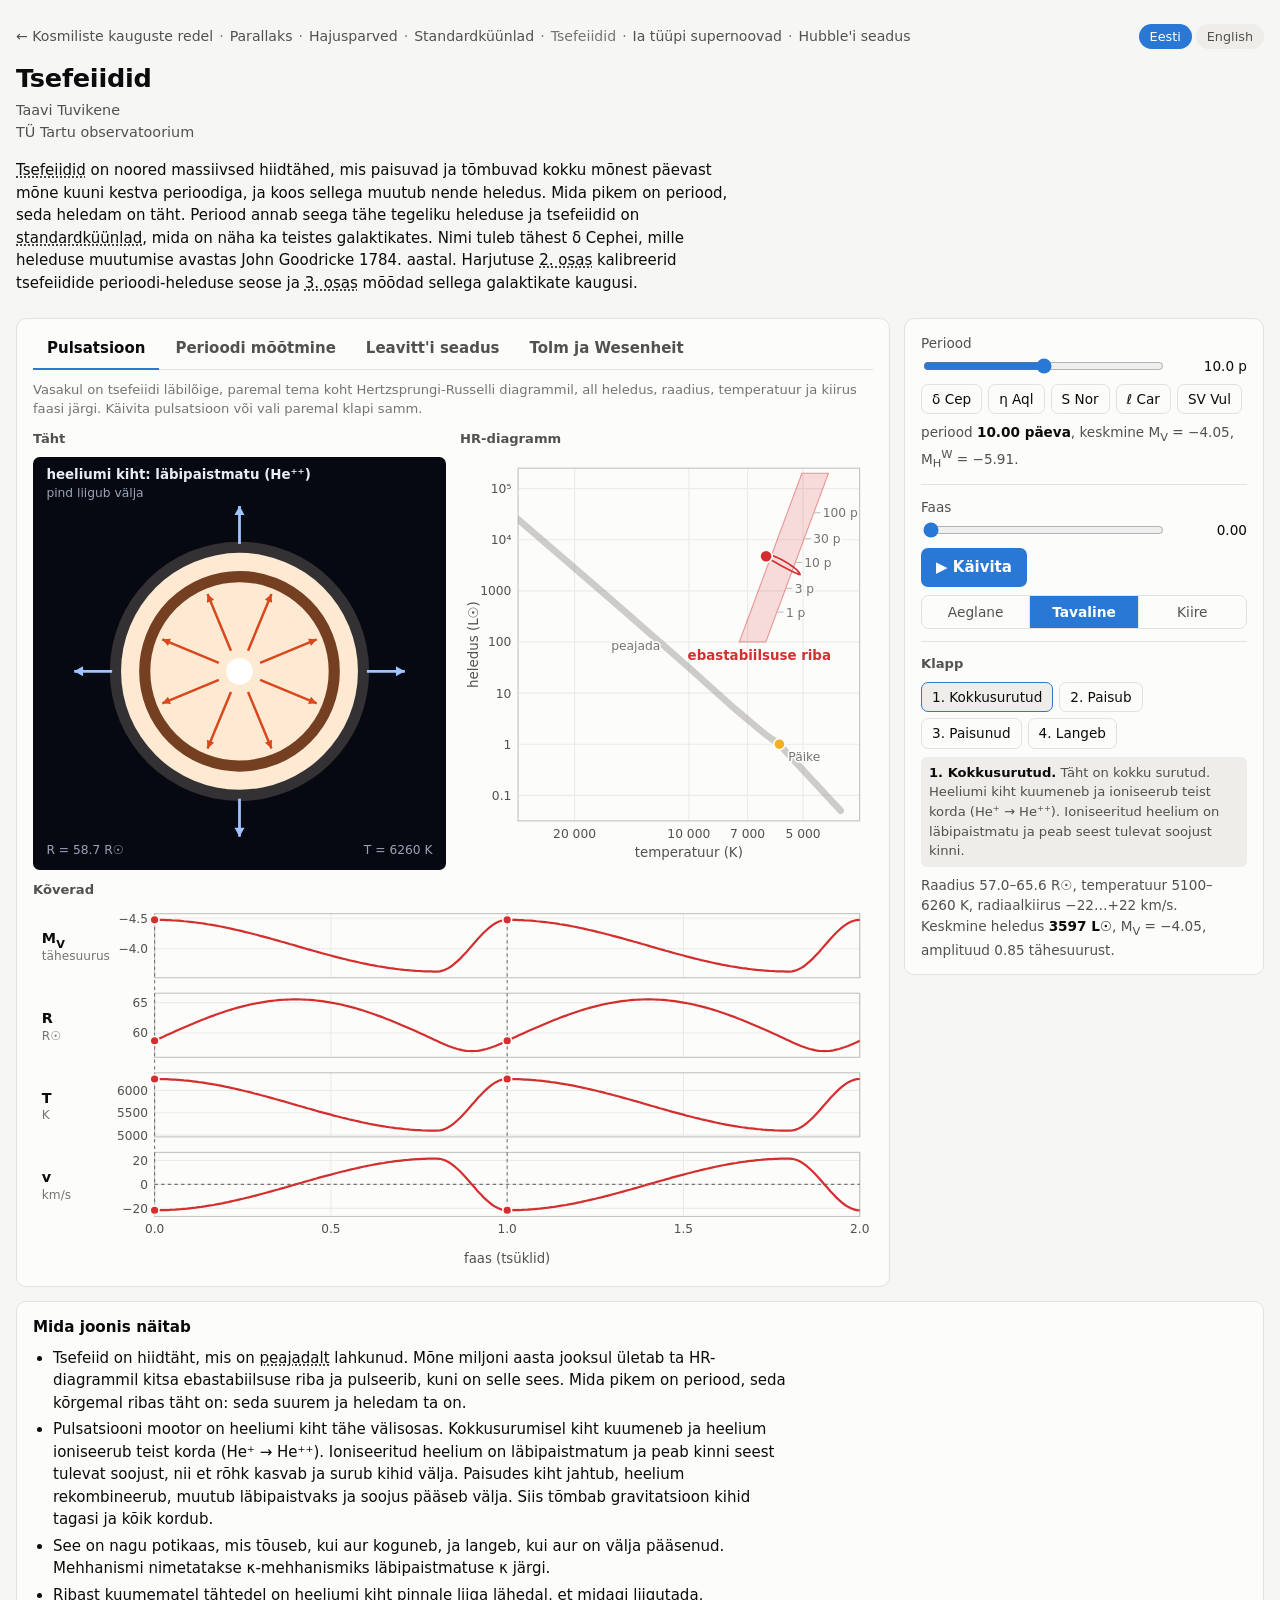
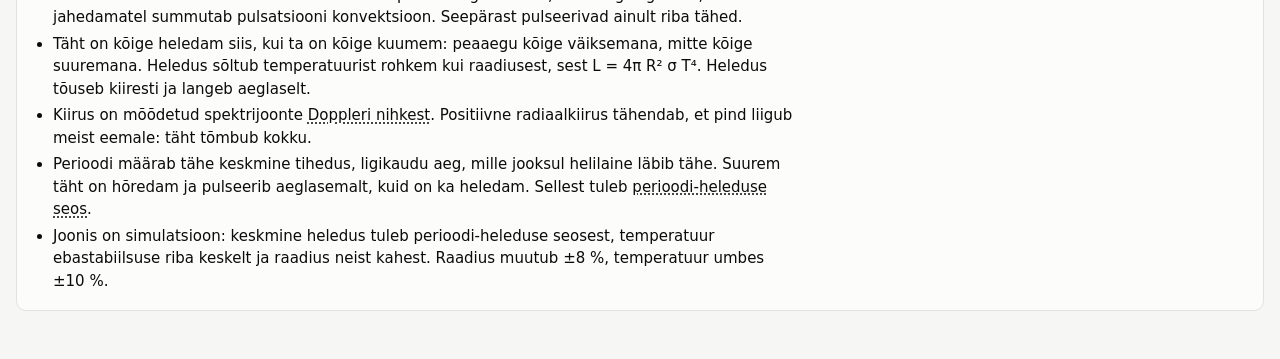
<file: tsefeiidid.html>
<!doctype html>
<html lang="et">
<head>
<meta charset="utf-8">
<meta name="viewport" content="width=device-width, initial-scale=1">
<title>Tsefeiidid</title>
<meta name="description" content="Interaktiivsed joonised tsefeiididest: miks nad pulseerivad, kuidas mõõta perioodi, Leavitt'i perioodi-heleduse seos ning tolm ja Wesenheiti tähesuurus."
  data-en-content="Interactive drawings of Cepheids: why they pulsate, how to measure the period, Leavitt's period–luminosity relation, and dust and the Wesenheit magnitude.">
<script>
// The language is set before the page is drawn: ?lang=et or ?lang=en in the address (remembered), else the last
// choice, else Estonian.
(() => {
  let l = new URLSearchParams(location.search).get('lang');
  if (l === 'et' || l === 'en') { try { localStorage.setItem('lang', l); } catch (e) {} }
  else { try { l = localStorage.getItem('lang'); } catch (e) {} }
  document.documentElement.lang = l === 'en' ? 'en' : 'et';
})();
</script>
<style>
:root {
  color-scheme: light;
  --bg: #f6f6f4;
  --surface: #fcfcfb;
  --border: #e3e2dd;
  --text-1: #0b0b0b;
  --text-2: #52514e;
  --text-3: #75746e;
  --grid: #ecebe7;
  --axis: #c4c3bd;
  --sel: #2a78d6;
  --accent: #eb6834;
  --cep: #d32f2f;
  --btn: #2a78d6;
  --btn-text: #ffffff;
  --chip: #eeede9;
  --good: #1f8a4c;
  --bad: #c62828;
  --night: #070912;
}
@media (prefers-color-scheme: dark) {
  :root:not([data-theme="light"]) {
    color-scheme: dark;
    --bg: #121211;
    --surface: #1a1a19;
    --border: #2f2f2c;
    --text-1: #ffffff;
    --text-2: #c3c2b7;
    --text-3: #959489;
    --grid: #282826;
    --axis: #4a4a46;
    --sel: #3987e5;
    --accent: #d95926;
    --cep: #f05454;
    --btn: #3987e5;
    --btn-text: #ffffff;
    --chip: #262624;
    --good: #4cc27a;
    --bad: #f06a6a;
    --night: #05060c;
  }
}
:root[data-theme="dark"] {
  color-scheme: dark;
  --bg: #121211;
  --surface: #1a1a19;
  --border: #2f2f2c;
  --text-1: #ffffff;
  --text-2: #c3c2b7;
  --text-3: #959489;
  --grid: #282826;
  --axis: #4a4a46;
  --sel: #3987e5;
  --accent: #d95926;
  --cep: #f05454;
  --btn: #3987e5;
  --btn-text: #ffffff;
  --chip: #262624;
  --good: #4cc27a;
  --bad: #f06a6a;
  --night: #05060c;
}

* { box-sizing: border-box; }
[hidden] { display: none !important; }
/* The page has both languages side by side; data-l marks the text of one, and the other is hidden. */
:root[lang="et"] [data-l="en"], :root[lang="en"] [data-l="et"] { display: none !important; }
html, body { margin: 0; }
body {
  background: var(--bg);
  color: var(--text-1);
  font: 15px/1.5 system-ui, -apple-system, "Segoe UI", Roboto, sans-serif;
}
main { max-width: 1280px; margin: 0 auto; padding: 24px 16px 48px; }
.top { display: flex; flex-wrap: wrap; justify-content: space-between; align-items: baseline; gap: 6px 16px; margin: 0 0 14px; }
.back { font-size: 0.88rem; margin: 0; color: var(--text-3); }
.langs { display: flex; gap: 4px; }
.langs button { font-size: 0.8rem; padding: 2px 10px; border-radius: 999px; background: var(--chip); border-color: transparent; color: var(--text-2); }
.top .langs button[aria-pressed="true"] { background: var(--btn); color: var(--btn-text); border-color: transparent; }
.back a { color: var(--text-2); text-decoration: none; }
.back a:hover { color: var(--sel); }
.back .sep { margin: 0 6px; }
h1 { font-size: 1.6rem; line-height: 1.2; margin: 0 0 10px; font-weight: 650; letter-spacing: -0.01em; }
.byline { color: var(--text-2); font-size: 0.9rem; margin: -4px 0 16px; }
.intro a, .explain a, .links a, .hint a, .readout a { color: inherit; text-decoration: underline dotted; text-underline-offset: 2px; }
.intro a:hover, .explain a:hover, .links a:hover, .hint a:hover, .readout a:hover { color: var(--sel); text-decoration-style: solid; }
.intro { margin: 0 0 24px; max-width: 75ch; }
h2 { font-size: 0.95rem; margin: 0; font-weight: 600; }
.hint { color: var(--text-3); font-size: 0.82rem; margin: 2px 0 0; }

.card {
  background: var(--surface);
  border: 1px solid var(--border);
  border-radius: 10px;
  padding: 14px 16px;
}
.layout { display: grid; grid-template-columns: minmax(0, 1fr) 360px; gap: 14px; align-items: start; }
.tabs { display: flex; flex-wrap: wrap; align-items: center; gap: 2px; border-bottom: 1px solid var(--border); margin: -4px 0 10px; }
.tabs button {
  border: none; border-radius: 0; background: none; padding: 8px 14px; margin-bottom: -1px;
  color: var(--text-2); font-weight: 550; border-bottom: 2px solid transparent;
}
.tabs button:hover { color: var(--text-1); }
.tabs button[aria-selected="true"] { color: var(--text-1); border-bottom-color: var(--btn); }

svg.scene { display: block; width: 100%; height: auto; margin-top: 8px; user-select: none; -webkit-user-select: none; font-family: inherit; }
#pgram { touch-action: none; cursor: ew-resize; }
#smc .hit { cursor: pointer; }
.duo { display: grid; grid-template-columns: 1fr 1fr; gap: 14px; }
.duo > div { min-width: 0; }
.sub { font-size: 0.82rem; font-weight: 600; color: var(--text-2); margin: 10px 0 0; }
.badge { display: inline-block; font-size: 0.72rem; font-weight: 600; padding: 0 6px; border-radius: 999px; background: var(--chip); color: var(--text-3); }

/* Controls */
.controls { display: flex; flex-direction: column; gap: 12px; }
.group { display: flex; flex-direction: column; gap: 8px; }
.controls .group:not([hidden]) ~ .group:not([hidden]) { border-top: 1px solid var(--border); padding-top: 12px; }
.group h3 { font-size: 0.82rem; font-weight: 600; color: var(--text-2); margin: 0; }
.slider { display: grid; grid-template-columns: 1fr 5.5em; align-items: center; gap: 2px 10px; font-size: 0.85rem; color: var(--text-2); }
.slider label { grid-column: 1 / -1; }
.slider output { font-variant-numeric: tabular-nums; text-align: right; color: var(--text-1); }
input[type="range"] { accent-color: var(--btn); width: 100%; min-width: 0; }
.toggle { display: flex; gap: 8px; align-items: center; font-size: 0.88rem; color: var(--text-1); font-weight: 550; }
.toggles { display: flex; flex-wrap: wrap; gap: 6px 20px; }
.toggles.col { flex-direction: column; }
.toggle input { accent-color: var(--btn); width: 16px; height: 16px; margin: 0; }
button {
  font: inherit; cursor: pointer; border-radius: 7px; padding: 7px 14px;
  border: 1px solid var(--border); background: var(--surface); color: var(--text-1);
}
button:disabled { cursor: default; opacity: 0.5; }
button.primary { background: var(--btn); color: var(--btn-text); border-color: transparent; font-weight: 600; }
button.small { padding: 4px 10px; font-size: 0.85rem; }
button[aria-pressed="true"]:not(.chip) { background: var(--chip); border-color: var(--btn); }
button:focus-visible, input:focus-visible, [tabindex]:focus-visible { outline: 2px solid var(--sel); outline-offset: 2px; }
.btnrow { display: flex; flex-wrap: wrap; gap: 6px; }
.seg { display: flex; border: 1px solid var(--border); border-radius: 8px; overflow: hidden; }
.seg button { flex: 1; border: none; border-radius: 0; padding: 6px 4px; font-size: 0.86rem; white-space: nowrap; color: var(--text-2); background: var(--surface); }
.seg button + button { border-left: 1px solid var(--border); }
.seg button[aria-checked="true"] { background: var(--btn); color: var(--btn-text); font-weight: 600; }
.views-btns { display: flex; flex-wrap: wrap; gap: 6px; align-items: center; margin: 0 0 8px; font-size: 0.82rem; color: var(--text-3); }
.views-btns button { font-size: 0.82rem; padding: 3px 10px; border-radius: 999px; background: var(--chip); border-color: transparent; color: var(--text-2); }
.views-btns button[aria-pressed="true"] { background: var(--btn); color: var(--btn-text); }
.numin { font: inherit; font-size: 0.88rem; padding: 5px 8px; border-radius: 7px; border: 1px solid var(--border); background: var(--surface); color: var(--text-1); width: 7em; font-variant-numeric: tabular-nums; }
.inrow { display: flex; flex-wrap: wrap; gap: 6px; align-items: center; font-size: 0.85rem; color: var(--text-2); }
.readout { margin: 0; font-size: 0.85rem; color: var(--text-2); font-variant-numeric: tabular-nums; }
.readout b { color: var(--text-1); font-weight: 600; }
.readout:empty { display: none; }
.formula { font-size: 0.82rem; color: var(--text-2); background: var(--chip); border-radius: 6px; padding: 6px 8px; margin: 0; font-variant-numeric: tabular-nums; overflow-wrap: anywhere; }
.formula:empty { display: none; }
.formula b { color: var(--text-1); }
.ok { color: var(--good); }
.off { color: var(--bad); }
table.res { border-collapse: collapse; font-size: 0.85rem; font-variant-numeric: tabular-nums; color: var(--text-2); }
table.res th { font-weight: 600; text-align: right; padding: 2px 0 2px 12px; color: var(--text-3); font-size: 0.78rem; }
table.res td { padding: 2px 0 2px 12px; text-align: right; color: var(--text-1); }
table.res td:first-child, table.res th:first-child { text-align: left; padding-left: 0; color: var(--text-2); }
table.res tr.hl td { font-weight: 650; }

/* Scenes and plots */
.night { fill: var(--night); }
.nl { fill: #e8ecf5; font-size: 12px; font-weight: 600; paint-order: stroke; stroke: var(--night); stroke-width: 4px; stroke-linejoin: round; }
.nl2 { fill: #9aa3b5; font-size: 11px; paint-order: stroke; stroke: var(--night); stroke-width: 4px; stroke-linejoin: round; }
.tlbl { fill: var(--text-2); font-size: 11px; }
.lbl { fill: var(--text-1); font-size: 13px; font-weight: 600; paint-order: stroke; stroke: var(--surface); stroke-width: 3px; stroke-linejoin: round; }
.lbl2 { fill: var(--text-2); font-size: 12px; paint-order: stroke; stroke: var(--surface); stroke-width: 3px; stroke-linejoin: round; }
.lbl3 { fill: var(--text-3); font-size: 11px; paint-order: stroke; stroke: var(--surface); stroke-width: 3px; stroke-linejoin: round; }
.clbl { fill: var(--cep); font-size: 12px; font-weight: 650; paint-order: stroke; stroke: var(--surface); stroke-width: 3px; stroke-linejoin: round; }
.gridline { stroke: var(--grid); stroke-width: 1; }
.axisline { stroke: var(--axis); stroke-width: 1; fill: none; }
.guide { stroke: var(--text-3); stroke-width: 1; stroke-dasharray: 3 3; }
.curve { stroke: var(--cep); stroke-width: 2; fill: none; }
.curve.thin { stroke-width: 1.5; }
.curve.ref { stroke: var(--text-3); stroke-width: 1.5; stroke-dasharray: 6 4; }
.curve.fitc { stroke: var(--text-1); stroke-width: 1.5; }
.cpt { fill: var(--cep); stroke: var(--surface); stroke-width: 1.5; }
.cpt.hollow { fill: var(--surface); stroke: var(--cep); stroke-width: 2; }
.fpt { fill: var(--text-3); opacity: 0.45; }
.mwpt { fill: var(--sel); stroke: var(--surface); stroke-width: 1.2; }
.ebar { stroke: var(--sel); stroke-width: 1.2; }
.galpt { fill: var(--accent); opacity: 0.85; }
.fitline { stroke: var(--sel); stroke-width: 2; }
.rbar { stroke: var(--accent); stroke-width: 1.5; }
.maxpt { fill: var(--accent); }
.minpt { fill: var(--surface); stroke: var(--accent); stroke-width: 1.5; }
.rbar.sel { stroke: var(--text-1); stroke-width: 2.5; }
.lmax { stroke: var(--accent); stroke-width: 1.5; stroke-dasharray: 6 4; }
.inset { fill: var(--surface); stroke: var(--border); }
.msline { stroke: var(--text-3); stroke-width: 6; stroke-linecap: round; opacity: 0.35; fill: none; }
.strip { fill: color-mix(in srgb, var(--cep) 16%, transparent); stroke: color-mix(in srgb, var(--cep) 45%, transparent); stroke-width: 1; }
.pmark { fill: var(--text-3); }
.sun { fill: #f2b01e; stroke: var(--surface); stroke-width: 1.5; }
.arrow { stroke: var(--text-1); stroke-width: 1.5; fill: none; }
.arrowhead { fill: var(--text-1); }
.redden { stroke: var(--bad); stroke-width: 2; fill: none; }
.reddenhead { fill: var(--bad); }
.wline { stroke: var(--text-3); stroke-width: 1; stroke-dasharray: 5 4; opacity: 0.7; }
.wline.cur { stroke: var(--sel); stroke-width: 2; opacity: 1; }
.wmark { fill: var(--sel); }
.ptest { stroke: var(--accent); stroke-width: 2; }
.pgline { stroke: var(--sel); stroke-width: 1.3; fill: none; }
.pgfill { fill: color-mix(in srgb, var(--sel) 16%, transparent); }
.heat { stroke: #d9481c; stroke-width: 2.2; fill: none; }
.heathead { fill: #d9481c; }
.gas { stroke: #9fc4ff; stroke-width: 2.5; fill: none; }
.gashead { fill: #9fc4ff; }
.core { fill: #ffffff; }
.skystar { fill: #c9d0e6; }
.skyvar { fill: #fff2c8; }
.skyshown { fill: none; stroke: #ffa060; stroke-width: 1.2; }
.skypick { fill: none; stroke: #ffe066; stroke-width: 1.8; }
.hit { fill: transparent; }
.band-lbl { fill: var(--text-1); font-size: 13px; font-weight: 600; }

.legend { display: flex; flex-wrap: wrap; gap: 6px 16px; margin-top: 6px; font-size: 0.8rem; color: var(--text-2); }
.legend > span { display: inline-flex; align-items: center; gap: 6px; }
.legend i { display: inline-block; width: 18px; height: 0; border-top: 2px solid; }
.legend i.dot { width: 8px; height: 8px; border: none; border-radius: 50%; }
.legend .lt { font-style: normal; }
.legend i.ring { width: 8px; height: 8px; border: 1.5px solid; border-radius: 50%; }

.explain { margin-top: 14px; }
.explain ul { margin: 8px 0 0; padding-left: 20px; max-width: 80ch; }
.explain li { margin: 4px 0; }
.explain .src { color: var(--text-3); font-size: 0.82rem; margin: 10px 0 0; max-width: 80ch; }

@media (max-width: 960px) {
  .layout { grid-template-columns: 1fr; }
}
@media (max-width: 640px) {
  .duo { grid-template-columns: 1fr; }
}
</style>
</head>
<body>
<main>
  <div class="top">
    <p class="back" data-l="et"><a href="index.html">← Kosmiliste kauguste redel</a><span class="sep">·</span><a href="parallaks.html">Parallaks</a><span class="sep">·</span><a href="hajusparved.html">Hajusparved</a><span class="sep">·</span><a href="standardkuunlad.html">Standardküünlad</a><span class="sep">·</span>Tsefeiidid<span class="sep">·</span><a href="supernoovad.html">Ia tüüpi supernoovad</a><span class="sep">·</span><a href="hubble.html">Hubble'i seadus</a></p>
    <p class="back" data-l="en"><a href="index.html">← The cosmic distance ladder</a><span class="sep">·</span><a href="parallaks.html">Parallax</a><span class="sep">·</span><a href="hajusparved.html">Open clusters</a><span class="sep">·</span><a href="standardkuunlad.html">Standard candles</a><span class="sep">·</span>Cepheids<span class="sep">·</span><a href="supernoovad.html">Type Ia supernovae</a><span class="sep">·</span><a href="hubble.html">Hubble's law</a></p>
    <div class="langs" role="group" aria-label="Keel" data-en-aria-label="Language">
      <button type="button" data-lang="et" lang="et">Eesti</button>
      <button type="button" data-lang="en" lang="en">English</button>
    </div>
  </div>
  <h1><span data-l="et">Tsefeiidid</span><span data-l="en">Cepheids</span></h1>
  <p class="byline">Taavi Tuvikene<br><span data-l="et">TÜ Tartu observatoorium</span><span data-l="en">Tartu Observatory, University of Tartu</span></p>
  <p class="intro" data-l="et"><a class="en" href="https://en.wikipedia.org/wiki/Classical_Cepheid_variable" target="_blank" rel="noopener" title="Ingliskeelne Vikipeedia">Tsefeiidid</a> on noored massiivsed hiidtähed, mis paisuvad ja tõmbuvad kokku mõnest päevast mõne kuuni kestva perioodiga, ja koos sellega muutub nende heledus.
    Mida pikem on periood, seda heledam on täht. Periood annab seega tähe tegeliku heleduse ja tsefeiidid on <a href="standardkuunlad.html#tsefeiidid-ja-supernoovad">standardküünlad</a>, mida on näha ka teistes galaktikates.
    Nimi tuleb tähest δ Cephei, mille heleduse muutumise avastas John Goodricke 1784. aastal. Harjutuse <a href="index.html#osa-2">2. osas</a> kalibreerid tsefeiidide perioodi-heleduse seose
    ja <a href="index.html#osa-3">3. osas</a> mõõdad sellega galaktikate kaugusi.</p>
  <p class="intro" data-l="en"><a href="https://en.wikipedia.org/wiki/Classical_Cepheid_variable" target="_blank" rel="noopener">Cepheids</a> are young, massive giant stars that expand and contract with a period of a few days to a few months, and their brightness changes with it.
    The longer the period, the more luminous the star. The period therefore gives the true luminosity of the star, and Cepheids are <a href="standardkuunlad.html#tsefeiidid-ja-supernoovad">standard candles</a> that can be seen in other galaxies too.
    The name comes from the star δ Cephei, whose variability was discovered by John Goodricke in 1784. In <a href="index.html#osa-2">part 2</a> of the exercise you calibrate the period–luminosity relation of Cepheids,
    and in <a href="index.html#osa-3">part 3</a> you measure the distances of galaxies with it.</p>

  <div class="layout">
    <section class="card">
      <div class="tabs" role="tablist" aria-label="Teema" data-en-aria-label="Topic">
        <button type="button" role="tab" id="tab1" aria-controls="pane1" aria-selected="true"><span data-l="et">Pulsatsioon</span><span data-l="en">Pulsation</span></button>
        <button type="button" role="tab" id="tab2" aria-controls="pane2" aria-selected="false" tabindex="-1"><span data-l="et">Perioodi mõõtmine</span><span data-l="en">Measuring the period</span></button>
        <button type="button" role="tab" id="tab3" aria-controls="pane3" aria-selected="false" tabindex="-1"><span data-l="et">Leavitt'i seadus</span><span data-l="en">Leavitt's law</span></button>
        <button type="button" role="tab" id="tab4" aria-controls="pane4" aria-selected="false" tabindex="-1"><span data-l="et">Tolm ja Wesenheit</span><span data-l="en">Dust and Wesenheit</span></button>
      </div>

      <div id="pane1" role="tabpanel" aria-labelledby="tab1">
        <p class="hint" data-l="et">Vasakul on tsefeiidi läbilõige, paremal tema koht Hertzsprungi-Russelli diagrammil, all heledus, raadius, temperatuur ja kiirus faasi järgi.
          Käivita pulsatsioon või vali paremal klapi samm.</p>
        <p class="hint" data-l="en">On the left is a cross-section of a Cepheid, on the right its place in the Hertzsprung–Russell diagram, and below its luminosity, radius, temperature and velocity against phase.
          Play the pulsation or choose a step of the valve on the right.</p>
        <div class="duo">
          <div>
            <p class="sub"><span data-l="et">Täht</span><span data-l="en">Star</span></p>
            <svg id="star" class="scene" viewBox="0 0 370 370" role="img" aria-label="Pulseeriva tsefeiidi läbilõige heeliumi kihiga" data-en-aria-label="Cross-section of a pulsating Cepheid with its helium layer"></svg>
          </div>
          <div>
            <p class="sub"><span data-l="et">HR-diagramm</span><span data-l="en">HR diagram</span></p>
            <svg id="hr" class="scene" viewBox="0 0 370 370" role="img" aria-label="Hertzsprungi-Russelli diagramm peajada ja ebastabiilsuse ribaga" data-en-aria-label="Hertzsprung–Russell diagram with the main sequence and the instability strip"></svg>
          </div>
        </div>
        <p class="sub"><span data-l="et">Kõverad</span><span data-l="en">Curves</span></p>
        <svg id="curves" class="scene" viewBox="0 0 760 330" role="img" aria-label="Heledus, raadius, temperatuur ja radiaalkiirus faasi järgi" data-en-aria-label="Luminosity, radius, temperature and radial velocity against phase"></svg>
      </div>

      <div id="pane2" role="tabpanel" aria-labelledby="tab2" hidden>
        <p class="hint" data-l="et">Ülal on vaatlused aja järgi, keskel samad vaatlused prooviperioodiga kokku volditud, all periodogramm: kui hästi sobib iga prooviperiood.
          Muuda paremal prooviperioodi või lohista periodogrammil, kuni punktid moodustavad puhta kõvera.</p>
        <p class="hint" data-l="en">At the top are the observations against time, in the middle the same observations folded with the trial period, and at the bottom the periodogram: how well each trial period fits.
          Change the trial period on the right or drag in the periodogram until the points form a clean curve.</p>
        <p class="sub"><span data-l="et">Vaatlused</span><span data-l="en">Observations</span></p>
        <svg id="obs" class="scene" viewBox="0 0 760 210" role="img" aria-label="Tsefeiidi vaatlused aja järgi" data-en-aria-label="Observations of a Cepheid against time"></svg>
        <p class="sub"><span data-l="et">Kokkuvolditud</span><span data-l="en">Folded</span></p>
        <svg id="fold" class="scene" viewBox="0 0 760 210" role="img" aria-label="Vaatlused prooviperioodiga kokku volditud" data-en-aria-label="Observations folded with the trial period"></svg>
        <p class="sub"><span data-l="et">Periodogramm</span><span data-l="en">Periodogram</span></p>
        <svg id="pgram" class="scene" viewBox="0 0 760 210" role="img" aria-label="Periodogramm; lohista, et valida prooviperiood" data-en-aria-label="Periodogram; drag to choose the trial period"></svg>
        <div class="legend">
          <span><i class="dot" style="background: hsl(210 70% 50%)"></i><span data-l="et">varasemad vaatlused</span><span data-l="en">earlier observations</span></span>
          <span><i class="dot" style="background: hsl(30 70% 50%)"></i><span data-l="et">hilisemad vaatlused</span><span data-l="en">later observations</span></span>
          <span><i style="border-color: var(--text-1)"></i><span data-l="et">sobitatud kõver</span><span data-l="en">fitted curve</span></span>
          <span><i style="border-color: var(--accent)"></i><span data-l="et">prooviperiood</span><span data-l="en">trial period</span></span>
        </div>
      </div>

      <div id="pane3" role="tabpanel" aria-labelledby="tab3" hidden>
        <p class="hint" id="leavHint"></p>
        <div class="duo" id="step1scene">
          <div>
            <p class="sub"><span data-l="et">Väike Magalhãesi pilv</span><span data-l="en">Small Magellanic Cloud</span></p>
            <svg id="smc" class="scene" viewBox="0 0 370 370" role="img" aria-label="Väikese Magalhãesi pilve muutlikud tähed; klõpsa tähel" data-en-aria-label="Variable stars of the Small Magellanic Cloud; click a star"></svg>
          </div>
          <div>
            <p class="sub"><span data-l="et">Periood ja tähesuurus</span><span data-l="en">Period and magnitude</span></p>
            <svg id="leav" class="scene" viewBox="0 0 370 370" role="img" aria-label="Leavitt'i tähtede tähesuurus perioodi logaritmi järgi" data-en-aria-label="Magnitudes of Leavitt's stars against the logarithm of the period"></svg>
          </div>
        </div>
        <div class="legend" id="leavLegend">
          <span><i class="dot" style="background: var(--accent)"></i><span data-l="et">maksimum</span><span data-l="en">maximum</span></span>
          <span><i class="ring" style="border-color: var(--accent)"></i><span data-l="et">miinimum</span><span data-l="en">minimum</span></span>
          <span><i style="border-color: var(--accent); border-top-style: dashed"></i><span data-l="et">sirged</span><span data-l="en">lines</span></span>
        </div>
        <div id="calibScene" hidden>
          <svg id="calib" class="scene" viewBox="0 0 760 450" role="img" aria-label="Perioodi-heleduse seos: Linnutee tsefeiidid ja teise galaktika tsefeiidid" data-en-aria-label="Period–luminosity relation: Milky Way Cepheids and the Cepheids of another galaxy"></svg>
          <div class="legend">
            <span><i class="dot" style="background: var(--sel)"></i><span data-l="et">Linnutee tsefeiidid Gaia parallaksidega</span><span data-l="en">Milky Way Cepheids with Gaia parallaxes</span></span>
            <span><i style="border-color: var(--sel)"></i><span data-l="et">nende seos</span><span data-l="en">their relation</span></span>
            <span><i class="dot" style="background: var(--accent)"></i><span id="lgGal">SMC tsefeiidid, nihutatud μ võrra</span></span>
          </div>
        </div>
      </div>

      <div id="pane4" role="tabpanel" aria-labelledby="tab4" hidden>
        <div class="views-btns" role="group" aria-label="Vaade" data-en-aria-label="View">
          <span><span data-l="et">Vaade:</span><span data-l="en">View:</span></span>
          <button type="button" data-view4="star"><span data-l="et">Üks täht</span><span data-l="en">One star</span></button>
          <button type="button" data-view4="gal"><span data-l="et">Galaktika</span><span data-l="en">Galaxy</span></button>
        </div>
        <div id="view4star">
          <p class="hint" data-l="et">Sama tsefeiid ilma tolmuta ja tolmupilve taga. Lisa paremal tolmu: täht muutub nõrgemaks ja punasemaks, kuid W<sub>H</sub> jääb samaks.</p>
          <p class="hint" data-l="en">The same Cepheid without dust and behind a dust cloud. Add dust on the right: the star becomes fainter and redder, but W<sub>H</sub> stays the same.</p>
          <svg id="dustview" class="scene" viewBox="0 0 760 250" role="img" aria-label="Täht ilma tolmuta ja tolmuga ning tähesuurused eri ribades" data-en-aria-label="The star without and with dust, and its magnitudes in different bands"></svg>
          <p class="sub"><span data-l="et">Värvus ja tähesuurus</span><span data-l="en">Colour and magnitude</span></p>
          <svg id="dustcmd" class="scene" viewBox="0 0 760 330" role="img" aria-label="H tähesuurus värvuse V − I järgi koos punanemise noolega" data-en-aria-label="H magnitude against the colour V − I with the reddening arrow"></svg>
          <div class="legend">
            <span><i class="ring" style="border-color: var(--cep)"></i><span data-l="et">ilma tolmuta</span><span data-l="en">without dust</span></span>
            <span><i class="dot" style="background: var(--cep)"></i><span data-l="et">tolmuga</span><span data-l="en">with dust</span></span>
            <span><i style="border-color: var(--bad)"></i><span data-l="et">punanemine</span><span data-l="en">reddening</span></span>
            <span><i style="border-color: var(--sel)"></i><em class="lt"><span data-l="et">sama W<sub>H</sub></span><span data-l="en">same W<sub>H</sub></span></em></span>
          </div>
        </div>
        <div id="view4gal" hidden>
          <p class="hint" data-l="et">Galaktika 10 Mpc kaugusel, 50 tsefeiidi, igaüks erineva tolmukihi taga. Vali paremal riba ja vaata, kui palju tolm seost nihutab ja hajutab.</p>
          <p class="hint" data-l="en">A galaxy 10 Mpc away with 50 Cepheids, each behind a different layer of dust. Choose a band on the right and see how much the dust shifts and scatters the relation.</p>
          <svg id="dustpl" class="scene" viewBox="0 0 760 420" role="img" aria-label="Tolmuga tsefeiidide perioodi-heleduse seos valitud ribas" data-en-aria-label="Period–luminosity relation of dusty Cepheids in the chosen band"></svg>
          <div class="legend">
            <span><i class="dot" style="background: var(--text-3)"></i><span data-l="et">ilma tolmuta</span><span data-l="en">without dust</span></span>
            <span><i class="dot" style="background: var(--cep)"></i><span data-l="et">tolmuga</span><span data-l="en">with dust</span></span>
            <span><i style="border-color: var(--text-3); border-top-style: dashed"></i><span data-l="et">seos ilma tolmuta</span><span data-l="en">relation without dust</span></span>
          </div>
        </div>
      </div>
    </section>

    <section class="card controls" aria-label="Seaded" data-en-aria-label="Settings">
      <div class="group" data-tabs="tab1 tab2 tab4" data-views="star">
        <div class="slider"><label for="per"><span data-l="et">Periood</span><span data-l="en">Period</span></label><input type="range" id="per" min="0" max="1000" step="1"><output for="per" id="perOut"></output></div>
        <div class="btnrow" id="presets" aria-label="Tuntud tsefeiidid" data-en-aria-label="Known Cepheids"></div>
        <p class="readout" id="cepRead"></p>
      </div>

      <div class="group" data-tabs="tab1">
        <div class="slider"><label for="phase"><span data-l="et">Faas</span><span data-l="en">Phase</span></label><input type="range" id="phase" min="0" max="1000" step="1" value="0"><output for="phase" id="phaseOut"></output></div>
        <div class="btnrow"><button type="button" class="primary" id="play">▶ Käivita</button></div>
        <div class="seg" role="radiogroup" aria-label="Kiirus" data-en-aria-label="Speed">
          <button type="button" role="radio" data-speed="8"><span data-l="et">Aeglane</span><span data-l="en">Slow</span></button>
          <button type="button" role="radio" data-speed="4"><span data-l="et">Tavaline</span><span data-l="en">Normal</span></button>
          <button type="button" role="radio" data-speed="2"><span data-l="et">Kiire</span><span data-l="en">Fast</span></button>
        </div>
      </div>
      <div class="group" data-tabs="tab1">
        <h3><span data-l="et">Klapp</span><span data-l="en">Valve</span></h3>
        <div class="btnrow" id="stages"></div>
        <p class="formula" id="stageText"></p>
        <p class="readout" id="pulsRead"></p>
      </div>

      <div class="group" data-tabs="tab2">
        <h3 id="modeLbl"><span data-l="et">Vaatlused</span><span data-l="en">Observations</span></h3>
        <div class="seg" role="radiogroup" aria-labelledby="modeLbl">
          <button type="button" role="radio" data-mode="ground"><span data-l="et">Maapealne</span><span data-l="en">Ground</span></button>
          <button type="button" role="radio" data-mode="gaia">Gaia</button>
          <button type="button" role="radio" data-mode="hst">Hubble</button>
        </div>
        <div class="slider"><label for="nobs"><span data-l="et">Vaatluste arv</span><span data-l="en">Number of observations</span></label><input type="range" id="nobs" min="5" max="200" step="1"><output for="nobs" id="nobsOut"></output></div>
        <div class="slider"><label for="span"><span data-l="et">Vaatlusperiood</span><span data-l="en">Time span</span></label><input type="range" id="span" min="0" max="1000" step="1"><output for="span" id="spanOut"></output></div>
        <div class="slider"><label for="noise"><span data-l="et">Mõõtmisviga</span><span data-l="en">Measurement error</span></label><input type="range" id="noise" min="0.005" max="0.2" step="0.005"><output for="noise" id="noiseOut"></output></div>
        <div class="btnrow"><button type="button" id="newObs"><span data-l="et">Uued vaatlused</span><span data-l="en">New observations</span></button></div>
      </div>
      <div class="group" data-tabs="tab2">
        <div class="slider"><label for="ptest"><span data-l="et">Prooviperiood</span><span data-l="en">Trial period</span></label><input type="range" id="ptest" min="0" max="10000" step="1"><output for="ptest" id="ptestOut"></output></div>
        <div class="btnrow">
          <button type="button" class="small" id="pDown" aria-label="Lühem prooviperiood" data-en-aria-label="Shorter trial period">◀</button>
          <button type="button" class="small" id="pUp" aria-label="Pikem prooviperiood" data-en-aria-label="Longer trial period">▶</button>
          <button type="button" class="primary" id="findP"><span data-l="et">Leia periood</span><span data-l="en">Find the period</span></button>
        </div>
        <p class="readout" id="perRead" aria-live="polite"></p>
      </div>

      <div class="group" data-tabs="tab3">
        <h3 id="stepLbl"><span data-l="et">Samm</span><span data-l="en">Step</span></h3>
        <div class="seg" role="radiogroup" aria-labelledby="stepLbl">
          <button type="button" role="radio" data-step="avastus"><span data-l="et">1. Avastus</span><span data-l="en">1. Discovery</span></button>
          <button type="button" role="radio" data-step="kalib"><span data-l="et">2. Kalibreerimine</span><span data-l="en">2. Calibration</span></button>
          <button type="button" role="radio" data-step="galaktika"><span data-l="et">3. Kauge galaktika</span><span data-l="en">3. Distant galaxy</span></button>
        </div>
      </div>
      <div class="group" data-tabs="tab3" data-steps="avastus">
        <div class="btnrow"><button type="button" class="primary" id="blink">▶ Käivita</button></div>
        <div class="toggles col">
          <label class="toggle"><input type="checkbox" id="allLeav"><span data-l="et"> Kõik korraga</span><span data-l="en"> All at once</span></label>
          <label class="toggle"><input type="checkbox" id="leavLine" checked><span data-l="et"> Sirged</span><span data-l="en"> Lines</span></label>
        </div>
        <p class="readout" id="leavRead"></p>
      </div>
      <div class="group" data-tabs="tab3" data-steps="kalib">
        <div class="slider"><label for="mu2"><span data-l="et">SMC kaugusmoodul μ</span><span data-l="en">SMC distance modulus μ</span></label><input type="range" id="mu2" min="15" max="22" step="0.01" value="17"><output for="mu2" id="mu2Out"></output></div>
        <div class="btnrow"><button type="button" id="fit2"><span data-l="et">Sobita</span><span data-l="en">Fit</span></button></div>
        <p class="readout" id="calRead" aria-live="polite"></p>
      </div>
      <div class="group" data-tabs="tab3" data-steps="galaktika">
        <div class="slider"><label for="mu3"><span data-l="et">Galaktika kaugusmoodul μ</span><span data-l="en">Galaxy distance modulus μ</span></label><input type="range" id="mu3" min="27" max="35" step="0.01" value="30"><output for="mu3" id="mu3Out"></output></div>
        <div class="btnrow">
          <button type="button" class="primary" id="check3"><span data-l="et">Kontrolli</span><span data-l="en">Check</span></button>
          <button type="button" id="fit3"><span data-l="et">Sobita</span><span data-l="en">Fit</span></button>
          <button type="button" id="newGal"><span data-l="et">Uus galaktika</span><span data-l="en">New galaxy</span></button>
        </div>
        <p class="readout" id="galRead" aria-live="polite"></p>
      </div>

      <div class="group" data-tabs="tab4">
        <div class="slider"><label for="av" id="avLbl">Tolm: neeldumine A<sub>V</sub> (tähesuurustes)</label><input type="range" id="av" min="0" max="5" step="0.05" value="1.5"><output for="av" id="avOut"></output></div>
        <label class="toggle"><input type="checkbox" id="alt"><span data-l="et"> Teistsugune tolm</span><span data-l="en"> Different dust</span></label>
      </div>
      <div class="group" data-tabs="tab4" data-views="star">
        <div id="dustRead"></div>
        <p class="formula">W<sub>H</sub> = H − 0.386 (V − I)</p>
      </div>
      <div class="group" data-tabs="tab4" data-views="gal">
        <h3 id="bandLbl"><span data-l="et">Riba</span><span data-l="en">Band</span></h3>
        <div class="seg" role="radiogroup" aria-labelledby="bandLbl">
          <button type="button" role="radio" data-band="V">V</button>
          <button type="button" role="radio" data-band="I">I</button>
          <button type="button" role="radio" data-band="H">H</button>
          <button type="button" role="radio" data-band="W">W<sub>H</sub></button>
        </div>
        <div id="galDustRead"></div>
        <div class="btnrow"><button type="button" id="newDust"><span data-l="et">Uued tsefeiidid</span><span data-l="en">New Cepheids</span></button></div>
      </div>
    </section>
  </div>

  <section class="card explain">
    <h2><span data-l="et">Mida joonis näitab</span><span data-l="en">What the drawings show</span></h2>
    <ul data-tab="tab1" data-l="et">
      <li>Tsefeiid on hiidtäht, mis on <a href="https://et.wikipedia.org/wiki/Peajada" target="_blank" rel="noopener">peajadalt</a> lahkunud. Mõne miljoni aasta jooksul ületab ta HR-diagrammil kitsa
        ebastabiilsuse riba ja pulseerib, kuni on selle sees. Mida pikem on periood, seda kõrgemal ribas täht on: seda suurem ja heledam ta on.</li>
      <li>Pulsatsiooni mootor on heeliumi kiht tähe välisosas. Kokkusurumisel kiht kuumeneb ja heelium ioniseerub teist korda (He⁺ → He⁺⁺). Ioniseeritud heelium on läbipaistmatum ja peab kinni seest tulevat soojust,
        nii et rõhk kasvab ja surub kihid välja. Paisudes kiht jahtub, heelium rekombineerub, muutub läbipaistvaks ja soojus pääseb välja. Siis tõmbab gravitatsioon kihid tagasi ja kõik kordub.</li>
      <li>See on nagu potikaas, mis tõuseb, kui aur koguneb, ja langeb, kui aur on välja pääsenud. Mehhanismi nimetatakse κ-mehhanismiks läbipaistmatuse κ järgi.</li>
      <li>Ribast kuumematel tähtedel on heeliumi kiht pinnale liiga lähedal, et midagi liigutada, jahedamatel summutab pulsatsiooni konvektsioon. Seepärast pulseerivad ainult riba tähed.</li>
      <li>Täht on kõige heledam siis, kui ta on kõige kuumem: peaaegu kõige väiksemana, mitte kõige suuremana. Heledus sõltub temperatuurist rohkem kui raadiusest, sest L = 4π R² σ T⁴.
        Heledus tõuseb kiiresti ja langeb aeglaselt.</li>
      <li>Kiirus on mõõdetud spektrijoonte <a href="https://et.wikipedia.org/wiki/Doppleri_efekt" target="_blank" rel="noopener">Doppleri nihkest</a>. Positiivne radiaalkiirus tähendab, et pind liigub meist eemale: täht tõmbub kokku.</li>
      <li>Perioodi määrab tähe keskmine tihedus, ligikaudu aeg, mille jooksul helilaine läbib tähe. Suurem täht on hõredam ja pulseerib aeglasemalt, kuid on ka heledam.
        Sellest tuleb <a href="#leavitt" data-go="tab3">perioodi-heleduse seos</a>.</li>
      <li>Joonis on simulatsioon: keskmine heledus tuleb perioodi-heleduse seosest, temperatuur ebastabiilsuse riba keskelt ja raadius neist kahest. Raadius muutub ±8 %, temperatuur umbes ±10 %.</li>
    </ul>
    <ul data-tab="tab1" data-l="en">
      <li>A Cepheid is a giant star that has left the <a href="https://en.wikipedia.org/wiki/Main_sequence" target="_blank" rel="noopener">main sequence</a>. Over a few million years it crosses the narrow
        instability strip of the HR diagram and pulsates while it is inside it. The longer the period, the higher up in the strip the star is: the larger and more luminous it is.</li>
      <li>The engine of the pulsation is a layer of helium in the outer part of the star. When compressed, the layer heats up and the helium is ionised a second time (He⁺ → He⁺⁺). Ionised helium is more opaque and holds back the heat coming from inside,
        so the pressure rises and pushes the layers out. As it expands the layer cools, the helium recombines, becomes transparent and lets the heat out. Then gravity pulls the layers back and everything repeats.</li>
      <li>It is like the lid of a pot that rises when steam builds up and falls when the steam has escaped. The mechanism is called the κ mechanism, after the opacity κ.</li>
      <li>In stars hotter than the strip, the helium layer is too close to the surface to move anything; in cooler ones, convection damps the pulsation. This is why only the stars in the strip pulsate.</li>
      <li>The star is brightest when it is hottest: nearly at its smallest, not at its largest. The luminosity depends more on the temperature than on the radius, because L = 4π R² σ T⁴.
        The brightness rises fast and falls slowly.</li>
      <li>The velocity is measured from the <a href="https://en.wikipedia.org/wiki/Doppler_effect" target="_blank" rel="noopener">Doppler shift</a> of the spectral lines. A positive radial velocity means that the surface moves away from us: the star contracts.</li>
      <li>The period is set by the mean density of the star, roughly the time it takes a sound wave to cross the star. A larger star is less dense and pulsates more slowly, but it is also more luminous.
        From this comes the <a href="#leavitt" data-go="tab3">period–luminosity relation</a>.</li>
      <li>The drawing is a simulation: the mean luminosity comes from the period–luminosity relation, the temperature from the middle of the instability strip, and the radius from these two. The radius changes by ±8 %, the temperature by about ±10 %.</li>
    </ul>
    <ul data-tab="tab2" hidden data-l="et">
      <li>Tähte saab vaadelda ainult selgetel öödel, nii et ühtki tsüklit ei näe tervikuna. Kui vaatlused perioodiga kokku voltida (faas on aja ja perioodi jagatise murdosa),
        liituvad paljud tsüklid üheks heleduskõveraks.</li>
      <li>Ainult õige periood annab puhta kõvera. Arvuti proovib läbi tuhandeid perioode, sobitab igaühega sujuva kõvera ja leiab selle, millega punktid kõverast kõige vähem hajuvad: periodogrammi kõrgeima tipu.</li>
      <li>Väiksemad tipud on varjud. Maapealsed vaatlused tehakse umbes ööpäevase sammuga, nii et periood, mille sagedus erineb ühe tsükli võrra ööpäevas, sobib peaaegu sama hästi. Kui vaatlusi on vähe,
        võib vari olla isegi kõrgem kui õige tipp.</li>
      <li>Mida pikem on vaatlusperiood T, seda rohkem tsükleid sinna mahub ja seda täpsem on periood: väike viga perioodis kasvab iga tsükliga. Perioodi viga on umbes P² δφ / T, kus δφ on faasi viga.
        Seepärast on tsefeiidi periood teada palju täpsemini kui tema heledus.</li>
      <li>Harjutuse <a href="index.html#cepCluster">2. osa</a> perioodid on Gaia DR3-st: Gaia mõõtis iga tähte mõnikümmend korda ligi kolme aasta jooksul. <a href="index.html#galaxies">3. osa</a> galaktikate tsefeiidide perioodid
        on Hubble'i kosmoseteleskoobi vaatlustest, umbes tosin vaatlust mõne kuu jooksul.</li>
    </ul>
    <ul data-tab="tab2" hidden data-l="en">
      <li>A star can be observed only on clear nights, so no cycle is seen whole. When the observations are folded with the period (the phase is the fractional part of the time divided by the period),
        many cycles combine into one light curve.</li>
      <li>Only the right period gives a clean curve. A computer tries thousands of periods, fits a smooth curve with each one and finds the one with which the points scatter least around the curve: the highest peak of the periodogram.</li>
      <li>The smaller peaks are aliases. Ground-based observations are made about once a day, so a period whose frequency differs by one cycle per day fits almost as well. With few observations
        an alias can even be higher than the right peak.</li>
      <li>The longer the time span T of the observations, the more cycles fit into it and the more precise the period: a small error in the period grows with every cycle. The error of the period is about P² δφ / T, where δφ is the error in phase.
        This is why the period of a Cepheid is known much more precisely than its luminosity.</li>
      <li>The periods of <a href="index.html#cepCluster">part 2</a> of the exercise are from Gaia DR3: Gaia measured each star a few dozen times over nearly three years. The periods of the Cepheids in the galaxies of <a href="index.html#galaxies">part 3</a>
        are from observations with the Hubble Space Telescope, about a dozen observations over a few months.</li>
    </ul>
    <ul data-tab="tab3" hidden data-l="et">
      <li><a class="en" href="https://en.wikipedia.org/wiki/Henrietta_Swan_Leavitt" target="_blank" rel="noopener" title="Ingliskeelne Vikipeedia">Henrietta Swan Leavitt</a> (1868–1921) mõõtis Harvardi observatooriumis fotoplaatidelt muutlike tähtede heledusi.
        1908. aastal avaldas ta 1777 muutliku tähe kataloogi Magalhãesi pilvedes ja märkis, et heledamatel tähtedel on pikemad perioodid. 1912. aastal näitas ta 25 tähe põhjal, et seos on täpne:
        perioodi logaritm kasvab umbes 0.48 võrra iga tähesuuruse kohta.</li>
      <li>Kõik Väikese Magalhãesi pilve tähed on meist umbes ühel kaugusel, nii et nende näivad tähesuurused erinevad samapalju kui nende tegelikud heledused. Leavitt'il polnud vaja kaugusi teada.</li>
      <li>Seos annab aga ainult suhtelised heledused. Mõõdupuuks saab see siis, kui mõne tsefeiidi kaugus on teada muul viisil. Esimese kalibreerimise tegi Ejnar Hertzsprung 1913. aastal.
        <a href="hubble.html#paisumine">Edwin Hubble</a> leidis 1923.–1924. aastal tsefeiide Andromeeda udukogus ja näitas sellega, et see on teine galaktika kaugel väljaspool Linnuteed.
        1952. aastal leidis Walter Baade, et kalibreerimine oli segi ajanud kaks eri tüüpi pulseerivaid tähti, ja galaktikate kaugused kahekordistusid.</li>
      <li>Tänapäeval kalibreeritakse seos Gaia parallaksidega: üksikute tsefeiidide parallaksidest nagu 2. sammus või nende parvede kaugustest nagu harjutuse <a href="index.html#cepPL">2. osas</a>.</li>
      <li>Kauges galaktikas on tsefeiidid jälle kõik ühel kaugusel. Nende näivate tähesuuruste nihe kalibreeritud seosest on galaktika kaugusmoodul μ = m − M. Täpselt seda teeb harjutuse <a href="index.html#galaxies">3. osa</a>
        29 galaktika jaoks.</li>
      <li>Leavitt'i tähesuurused on fotograafilised, sinises valguses, ja neid mõjutab tolm. 2. ja 3. sammu joonised kasutavad Wesenheiti tähesuurust W<sub>H</sub>, nagu harjutuski
        (vt <a href="#tolm" data-go="tab4">Tolm ja Wesenheit</a>).</li>
      <li>Miks seos üldse on: suurem tsefeiid on heledam ja hõredam, seepärast pulseerib ta aeglasemalt (vt <a href="#pulsatsioon" data-go="tab1">Pulsatsioon</a>).</li>
    </ul>
    <ul data-tab="tab3" hidden data-l="en">
      <li><a href="https://en.wikipedia.org/wiki/Henrietta_Swan_Leavitt" target="_blank" rel="noopener">Henrietta Swan Leavitt</a> (1868–1921) measured the brightnesses of variable stars on photographic plates at Harvard College Observatory.
        In 1908 she published a catalogue of 1777 variable stars in the Magellanic Clouds and noted that the brighter stars had longer periods. In 1912 she showed from 25 stars that the relation is precise:
        the logarithm of the period grows by about 0.48 for each magnitude.</li>
      <li>All the stars of the Small Magellanic Cloud are at about the same distance from us, so their apparent magnitudes differ as much as their true luminosities. Leavitt did not need to know the distances.</li>
      <li>The relation gives only relative luminosities, though. It becomes a yardstick once the distance of some Cepheid is known in another way. The first calibration was made by Ejnar Hertzsprung in 1913.
        <a href="hubble.html#paisumine">Edwin Hubble</a> found Cepheids in the Andromeda nebula in 1923–1924 and showed with them that it is another galaxy far outside the Milky Way.
        In 1952 Walter Baade found that the calibration had mixed up two different types of pulsating stars, and the distances of galaxies doubled.</li>
      <li>Today the relation is calibrated with Gaia parallaxes: from the parallaxes of single Cepheids, as in step 2, or from the distances of their clusters, as in <a href="index.html#cepPL">part 2</a> of the exercise.</li>
      <li>In a distant galaxy, the Cepheids are again all at one distance. The shift of their apparent magnitudes from the calibrated relation is the distance modulus of the galaxy, μ = m − M. This is exactly what <a href="index.html#galaxies">part 3</a> of the exercise does
        for 29 galaxies.</li>
      <li>Leavitt's magnitudes are photographic, in blue light, and dust affects them. The drawings of steps 2 and 3 use the Wesenheit magnitude W<sub>H</sub>, as does the exercise
        (see <a href="#tolm" data-go="tab4">Dust and Wesenheit</a>).</li>
      <li>Why there is a relation at all: a larger Cepheid is more luminous and less dense, so it pulsates more slowly (see <a href="#pulsatsioon" data-go="tab1">Pulsation</a>).</li>
    </ul>
    <ul data-tab="tab4" hidden data-l="et">
      <li>Tähtedevaheline tolm neelab ja hajutab sinist valgust rohkem kui punast, nii et tolmu taga olev täht paistab nõrgem ja punasem.</li>
      <li>Kui palju nõrgem täht igas ribas paistab, on ette teada sellest, kui palju punasem ta paistab: värvuse ja tähesuuruse muutus on võrdelised. W<sub>H</sub> = H − 0.386 (V − I) lahutab heledusest
        just nii palju, kui värvus ennustab. Mis jääb, ei sõltu tolmu hulgast.
        Sarnase suuruse W = V − 3 (B − V) võttis kasutusele van den Bergh (1968); nime Wesenheit (saksa keeles olemus) andis sellele Madore (1976).</li>
      <li>Joonisel liigub täht tolmuga mööda punanemise noolt ja jääb kogu aeg samale sinisele joonele. W<sub>H</sub> on koht, kus see joon lõikab värvust V − I = 0: tähe H-heledus ilma tema värvuseta.</li>
      <li>H-riba (1.6 μm, infrapuna) on valitud, sest tolm nõrgendab seda vähe ja parandus on väike. Värvus V − I tuleb nähtavast valgusest.</li>
      <li>Kordaja 0.386 eeldab teatud tolmu. <b>Teistsugune tolm</b> neelab punast ja infrapunast valgust suhteliselt vähem. Siis ei jää W<sub>H</sub> enam täpselt samaks, kuid viga on palju väiksem kui V-, I- või H-ribas.</li>
      <li>W<sub>H</sub> vähendab ka osa ebastabiilsuse riba laiusest tulevast hajuvusest: tsefeiid, mis on keskmisest kuumem ja heledam, on ka sinisem.</li>
      <li>Harjutuse <a href="index.html#cepCluster">2. osa</a> Linnutee tsefeiidid on eri hulga tolmu taga, samuti <a href="index.html#galaxies">3. osa</a> tolmuste spiraalgalaktikate tsefeiidid.
        W<sub>H</sub>-ga on seos kõigi jaoks sama, seepärast kasutab harjutus ainult W<sub>H</sub>-d.</li>
      <li>Harjutuse 1. osa värvus-heledusdiagramm tolmu ei arvesta (vt <a href="hajusparved.html#varvus-heledus">hajusparvede lehte</a>).</li>
    </ul>
    <ul data-tab="tab4" hidden data-l="en">
      <li>Interstellar dust absorbs and scatters blue light more than red, so a star behind dust looks fainter and redder.</li>
      <li>How much fainter the star looks in each band is known in advance from how much redder it looks: the changes in colour and magnitude are proportional. W<sub>H</sub> = H − 0.386 (V − I) subtracts from the brightness
        exactly as much as the colour predicts. What remains does not depend on the amount of dust.
        A similar quantity W = V − 3 (B − V) was introduced by van den Bergh (1968); the name Wesenheit (German for essence) was given to it by Madore (1976).</li>
      <li>In the drawing, the star with dust moves along the reddening arrow and stays on the same blue line all the time. W<sub>H</sub> is where this line crosses the colour V − I = 0: the H brightness of the star without its colour.</li>
      <li>The H band (1.6 μm, infrared) is chosen because dust dims it little and the correction is small. The colour V − I comes from visible light.</li>
      <li>The factor 0.386 assumes a certain kind of dust. <b>Different dust</b> absorbs relatively less red and infrared light. Then W<sub>H</sub> no longer stays exactly the same, but the error is much smaller than in the V, I or H band.</li>
      <li>W<sub>H</sub> also removes part of the scatter that comes from the width of the instability strip: a Cepheid that is hotter and more luminous than average is also bluer.</li>
      <li>The Milky Way Cepheids of <a href="index.html#cepCluster">part 2</a> of the exercise are behind different amounts of dust, and so are the Cepheids in the dusty spiral galaxies of <a href="index.html#galaxies">part 3</a>.
        With W<sub>H</sub> the relation is the same for all of them, which is why the exercise uses only W<sub>H</sub>.</li>
      <li>The colour–magnitude diagram of part 1 of the exercise does not account for dust (see the <a href="hajusparved.html#varvus-heledus">open clusters page</a>).</li>
    </ul>
    <p class="src" data-tab="tab3" hidden data-l="et">Andmed: 1. samm Leavitt &amp; Pickering (1912, Harvard College Observatory Circular 173), tähtede asukohad joonisel on välja mõeldud.
      2. samm: harjutuse 2. osa väljatsefeiidid, W<sub>H</sub> Riess jt (2021), parallaksid Gaia DR3 iga tähe nullpunkti parandusega (Lindegren jt 2021). SMC kaugusmoodul 18.98 (62 kpc): Graczyk jt (2020).
      SMC ja kauge galaktika tsefeiidid on simuleeritud seosest M<sub>H</sub><sup>W</sup> = −5.914 − 3.29 (log P − 1) (Cruz Reyes &amp; Anderson 2023).</p>
    <p class="src" data-tab="tab3" hidden data-l="en">Data: step 1 Leavitt &amp; Pickering (1912, Harvard College Observatory Circular 173); the positions of the stars in the drawing are made up.
      Step 2: the field Cepheids of part 2 of the exercise, W<sub>H</sub> Riess et al. (2021), parallaxes from Gaia DR3 with each star's zero-point correction (Lindegren et al. 2021). SMC distance modulus 18.98 (62 kpc): Graczyk et al. (2020).
      The Cepheids of the SMC and of the distant galaxy are simulated from the relation M<sub>H</sub><sup>W</sup> = −5.914 − 3.29 (log P − 1) (Cruz Reyes &amp; Anderson 2023).</p>
  </section>
</main>

<script>
(() => {
  const NS = 'http://www.w3.org/2000/svg', $ = id => document.getElementById(id);
  // A text drawn by the script, in the language of the page.
  const L = (et, en) => (document.documentElement.lang === 'en' ? en : et);
  // Both languages as spans, for markup built by the script; the CSS shows one.
  const sp = (et, en) => `<span data-l="et">${et}</span><span data-l="en">${en}</span>`;

  function el(tag, attrs, parent) {
    const e = document.createElementNS(NS, tag);
    for (const k in attrs) e.setAttribute(k, typeof attrs[k] === 'number' ? +attrs[k].toFixed(2) : attrs[k]);
    if (parent) parent.appendChild(e);
    return e;
  }
  // SVG text; "W_H" or "M_{bol}" is drawn with a subscript.
  function text(parent, x, y, s, cls, anchor) {
    const e = el('text', { x, y, class: cls || 'lbl', 'text-anchor': anchor || 'start' }, parent);
    let sub = false;
    for (const part of s.split(/(_\{[^}]*\}|_[A-Za-z])/)) {
      if (!part) continue;
      const m = part.match(/^_\{?([^}]*)\}?$/);
      const t = el('tspan', m ? { dy: 4, 'font-size': '0.78em' } : sub ? { dy: -4 } : {}, e);
      t.textContent = m ? m[1] : part;
      sub = !!m;
    }
    return e;
  }
  const clamp = (v, a, b) => Math.max(a, Math.min(b, v));
  const minus = s => s.replace(/-/g, '−');
  const fmt = (v, d) => minus((Math.abs(v) < 0.5 * 10 ** -d ? 0 : v).toFixed(d));
  const fmtS = (v, d) => (v >= 0.5 * 10 ** -d ? '+' : '') + fmt(v, d);
  function sig(v, n = 3) {
    if (!isFinite(v) || v === 0) return '0';
    let s = v.toFixed(clamp(n - 1 - Math.floor(Math.log10(Math.abs(v))), 0, 8));
    if (Math.abs(v) >= 1e4) s = s.replace(/^-?\d+/, i => i.replace(/\B(?=(\d{3})+$)/g, L(' ', ',')));
    return minus(s);
  }
  function seeded(seed) { let s = seed % 2147483647; if (s <= 0) s += 2147483646; return () => (s = (s * 16807) % 2147483647) / 2147483647; }
  function gauss(r) { let u = 0; while (u === 0) u = r(); return Math.sqrt(-2 * Math.log(u)) * Math.cos(2 * Math.PI * r()); }
  const mean = a => a.reduce((s, v) => s + v, 0) / a.length;
  const std = a => { const m = mean(a); return Math.sqrt(a.reduce((s, v) => s + (v - m) ** 2, 0) / Math.max(1, a.length - 1)); };
  function mkScale(lo, hi, p0, p1, log) {
    const f = log ? v => (Math.log10(v) - Math.log10(lo)) / (Math.log10(hi) - Math.log10(lo)) : v => (v - lo) / (hi - lo);
    return v => p0 + f(v) * (p1 - p0);
  }
  function svgPoint(svg, e) {
    const p = svg.createSVGPoint();
    p.x = e.clientX; p.y = e.clientY;
    return p.matrixTransform(svg.getScreenCTM().inverse());
  }
  function niceStep(x) { const e = 10 ** Math.floor(Math.log10(x)), f = x / e; return (f < 1.5 ? 1 : f < 3.5 ? 2 : f < 7.5 ? 5 : 10) * e; }
  const decs = step => Math.max(0, -Math.floor(Math.log10(step) + 1e-9));
  function ticks(lo, hi, step) {
    const a = [], d = decs(step);
    for (let k = Math.ceil(lo / step - 1e-9); k * step <= hi + 1e-9; k++) a.push([k * step, fmt(k * step, d)]);
    return a;
  }
  // Plot frame with grid lines and tick labels; ticks are [value, label] pairs.
  function frame(g, B, X, Y, xt, yt, xtitle, ytitle, yOff = 40) {
    for (const [v, L] of xt) { const x = X(v); el('line', { x1: x, y1: B.y0, x2: x, y2: B.y1, class: 'gridline' }, g); if (L !== null) text(g, x, B.y1 + 15, L, 'tlbl', 'middle'); }
    for (const [v, L] of yt) { const y = Y(v); el('line', { x1: B.x0, y1: y, x2: B.x1, y2: y, class: 'gridline' }, g); if (L !== null) text(g, B.x0 - 6, y + 4, L, 'tlbl', 'end'); }
    el('rect', { x: B.x0, y: B.y0, width: B.x1 - B.x0, height: B.y1 - B.y0, class: 'axisline' }, g);
    if (xtitle) text(g, (B.x0 + B.x1) / 2, B.y1 + 32, xtitle, 'lbl2', 'middle');
    if (ytitle) text(g, 0, 0, ytitle, 'lbl2', 'middle').setAttribute('transform', `translate(${B.x0 - yOff} ${(B.y0 + B.y1) / 2}) rotate(-90)`);
  }
  function clipRect(svg, id, B) {
    const cp = el('clipPath', { id }, svg);
    el('rect', { x: B.x0, y: B.y0, width: B.x1 - B.x0, height: B.y1 - B.y0 }, cp);
    return `url(#${id})`;
  }
  function arrow(g, x1, y1, x2, y2, cls = 'arrow', L = 8, W = 4) {
    el('line', { x1, y1, x2, y2, class: cls }, g);
    const a = Math.atan2(y2 - y1, x2 - x1), bx = x2 - L * Math.cos(a), by = y2 - L * Math.sin(a);
    el('polygon', { points: `${x2},${y2} ${bx - W * Math.sin(a)},${by + W * Math.cos(a)} ${bx + W * Math.sin(a)},${by - W * Math.cos(a)}`, class: cls + 'head' }, g);
  }
  const pts = a => a.map(p => p[0].toFixed(1) + ',' + p[1].toFixed(1)).join(' ');
  // Weighted straight line y = a x + b, with the errors of a and b.
  function linfit(x, y, w) {
    let S = 0, Sx = 0, Sy = 0, Sxx = 0, Sxy = 0;
    x.forEach((xi, i) => { const wi = w ? w[i] : 1; S += wi; Sx += wi * xi; Sy += wi * y[i]; Sxx += wi * xi * xi; Sxy += wi * xi * y[i]; });
    const D = S * Sxx - Sx * Sx;
    return { a: (S * Sxy - Sx * Sy) / D, b: (Sxx * Sy - Sx * Sxy) / D, ea: Math.sqrt(S / D), eb: Math.sqrt(Sxx / D) };
  }
  const fmtDist = pc => (pc < 1e3 ? sig(pc, 3) + ' pc' : pc < 1e6 ? sig(pc / 1e3, 3) + ' kpc' : sig(pc / 1e6, 3) + ' Mpc');
  const muToPc = mu => 10 ** (mu / 5 + 1);
  const round10 = v => String(Math.round(v / 10) * 10);

  /* ---------- The simulated Cepheid ---------- */
  // Mean absolute magnitudes in V (F555W), I (F814W) and H (F160W). V and I are from Benedict et al. (2007); H is set so that
  // H − 0.386 (V − I) gives the W_H relation of Cruz Reyes & Anderson (2023), the one used in part 2.
  const RW = 0.386;
  const PLV = lp => -2.43 * (lp - 1) - 4.05;
  const PLI = lp => -2.81 * (lp - 1) - 4.76;
  const PLW = lp => -3.29 * (lp - 1) - 5.914;
  const PLH = lp => PLW(lp) + RW * (PLV(lp) - PLI(lp));
  const PLB = { V: PLV, I: PLI, H: PLH, W: PLW };
  const TSUN = 5772, RSUN = 695700, DAY = 86400, BC = -0.1;
  const EPS = 0.08;    // the radius changes by ±8 %
  const MU2 = 11.5;    // the star of tabs 2 and 4 is 2 kpc away
  // log T at the centre of the instability strip, which is about 0.07 dex wide.
  const stripT = logL => 3.757 - 0.05 * (logL - 3.5);
  function cepheid(P) {
    const lp = Math.log10(P), Mv = PLV(lp), logL = (4.74 - Mv - BC) / 2.5, T = 10 ** stripT(logL);
    return { P, lp, Mv, Mi: PLI(lp), Mh: PLH(lp), Mw: PLW(lp), logL, T, R: Math.sqrt(10 ** logL) * (TSUN / T) ** 2, A: clamp(0.6 + 0.25 * lp, 0.5, 1.1) };
  }
  // The light curve: a slow decline over 80 % of the period and a fast rise. −0.5 at maximum light (phase 0), +0.5 at minimum.
  function dmT(phi) {
    phi = ((phi % 1) + 1) % 1;
    const u = phi < 0.8 ? 0.5 * phi / 0.8 : 0.5 + 0.5 * (phi - 0.8) / 0.2;
    return -Math.cos(2 * Math.PI * u) / 2;
  }
  // The surface moves outwards fastest at maximum light, so its outward velocity mirrors the light curve; the radius is its integral.
  const NT = 400, RTAB = new Float64Array(NT + 1);
  let RNORM = 1;
  {
    let s = 0;
    for (let i = 0; i <= NT; i++) { RTAB[i] = s; s += -dmT((i + 0.5) / NT) / NT; }
    const m = RTAB.reduce((a, v) => a + v, 0) / (NT + 1);
    for (let i = 0; i <= NT; i++) RTAB[i] -= m;
    RNORM = Math.max(...RTAB.map(Math.abs));
    for (let i = 0; i <= NT; i++) RTAB[i] /= RNORM;
  }
  function rShape(phi) { phi = ((phi % 1) + 1) % 1; const x = phi * NT, i = Math.min(NT - 1, Math.floor(x)); return RTAB[i] + (x - i) * (RTAB[i + 1] - RTAB[i]); }
  const vOut = phi => -dmT(phi) / RNORM;                       // d(rShape)/dφ
  const radiusAt = (c, phi) => c.R * (1 + EPS * rShape(phi));
  const tempAt = (c, phi) => c.T * (1 - 0.24 * c.A * dmT(phi));
  const vradAt = (c, phi) => -c.R * RSUN * EPS * vOut(phi) / (c.P * DAY);   // km/s, positive away from us
  const mvAt = (c, phi) => c.Mv + c.A * dmT(phi);
  const logLAt = (c, phi) => 2 * Math.log10(radiusAt(c, phi)) + 4 * Math.log10(tempAt(c, phi) / TSUN);
  // The opacity of the helium layer: largest when the star is compressed.
  const kappa = phi => clamp(0.5 + 0.8 * Math.cos(2 * Math.PI * (phi - 0.98)), 0, 1);

  const PRESETS = [['δ Cep', 5.366], ['η Aql', 7.177], ['S Nor', 9.754], ['ℓ Car', 35.55], ['SV Vul', 44.91]];
  const STAGES = [
    { name: '1. Kokkusurutud', nameEn: '1. Compressed', phi: 0.92, text: 'Täht on kokku surutud. Heeliumi kiht kuumeneb ja ioniseerub teist korda (He⁺ → He⁺⁺). Ioniseeritud heelium on läbipaistmatu ja peab seest tulevat soojust kinni.',
      textEn: 'The star is compressed. The helium layer heats up and is ionised a second time (He⁺ → He⁺⁺). Ionised helium is opaque and holds back the heat from inside.' },
    { name: '2. Paisub', nameEn: '2. Expanding', phi: 0.12, text: 'Kinni jäänud soojus tõstab rõhku ja surub kihid välja. Täht on kõige kuumem ja heledam.',
      textEn: 'The trapped heat raises the pressure and pushes the layers out. The star is at its hottest and brightest.' },
    { name: '3. Paisunud', nameEn: '3. Expanded', phi: 0.42, text: 'Täht on kõige suurem. Kiht on jahtunud, heelium on rekombineerunud ja läbipaistev, nii et soojus pääseb välja.',
      textEn: 'The star is at its largest. The layer has cooled, and the helium has recombined and is transparent, so the heat escapes.' },
    { name: '4. Langeb', nameEn: '4. Falling', phi: 0.7, text: 'Lisarõhku enam pole ja gravitatsioon tõmbab kihid tagasi. Täht tõmbub kokku ja kõik kordub.',
      textEn: 'The extra pressure is gone, and gravity pulls the layers back. The star contracts and everything repeats.' },
  ];
  const stageOf = phi => (phi >= 0.85 || phi < 0.03 ? 0 : phi < 0.3 ? 1 : phi < 0.55 ? 2 : 3);

  const st = {
    tab: 'tab1', P: 10, name: null, phase: 0, playing: false, speed: 4,
    mode: 'ground', N: 60, span: 120, noise: 0.03, obsSeed: 1, Ptest: 7, found: null,
    step: 'avastus', blink: false, tDays: 0, allLeav: false, leavLine: true, picked: -1, shown: new Set(),
    mu2: 17, fitted2: false, mu3: 30, galSeed: 1, checked: null, fitted3: false,
    Av: 1.5, alt: false, view4: 'star', band: 'W', dustSeed: 1,
  };
  let cep = cepheid(st.P);

  // Colour of a star of temperature T, and of a star of colour V − I.
  function lerpColour(stops, v) {
    if (v <= stops[0][0]) return `rgb(${stops[0][1].join(',')})`;
    for (let i = 1; i < stops.length; i++) {
      const [v0, c0] = stops[i - 1], [v1, c1] = stops[i];
      if (v <= v1) { const f = (v - v0) / (v1 - v0); return `rgb(${c0.map((c, k) => Math.round(c + f * (c1[k] - c))).join(',')})`; }
    }
    return `rgb(${stops[stops.length - 1][1].join(',')})`;
  }
  const tColour = T => lerpColour([[4000, [255, 160, 80]], [5000, [255, 200, 130]], [6000, [255, 230, 195]], [7000, [250, 246, 255]]], T);
  const ciColour = c => lerpColour([[0.3, [235, 240, 255]], [0.8, [255, 236, 200]], [1.4, [255, 190, 120]], [2.2, [255, 130, 70]], [3.2, [190, 60, 35]]], c);

  /* ---------- Tab 1: Pulsatsioon ---------- */
  function renderStar() {
    const svg = $('star'), phi = st.phase, c = cep, k = kappa(phi), v = vOut(phi) / vOut(0);
    svg.textContent = '';
    el('rect', { x: 0, y: 0, width: 370, height: 370, rx: 6, class: 'night' }, svg);
    const cx = 185, cy = 192, R = 112 * (1 + EPS * rShape(phi)), T = tempAt(c, phi), col = tColour(T);
    el('circle', { cx, cy, r: R + 10, fill: col, opacity: 0.18 }, svg);
    el('circle', { cx, cy, r: R, fill: col }, svg);
    el('circle', { cx, cy, r: 12, class: 'core' }, svg);
    // The helium layer: dark when it is opaque.
    const rl = 0.8 * R;
    el('circle', { cx, cy, r: rl, fill: 'none', stroke: `rgba(110, 55, 25, ${(0.15 + 0.8 * k).toFixed(2)})`, 'stroke-width': 4 + 6 * k }, svg);
    // Heat flows out from the core; the layer lets it through only when it is transparent.
    for (let i = 0; i < 8; i++) {
      const a = (i + 0.5) * Math.PI / 4, ca = Math.cos(a), sa = Math.sin(a);
      arrow(svg, cx + 20 * ca, cy + 20 * sa, cx + (rl - 10) * ca, cy + (rl - 10) * sa, 'heat', 7, 3.5);
      if (k < 0.6) {
        const g = el('g', { opacity: (1 - k / 0.6).toFixed(2) }, svg);
        arrow(g, cx + (rl + 8) * ca, cy + (rl + 8) * sa, cx + (R + 26) * ca, cy + (R + 26) * sa, 'heat', 7, 3.5);
      }
    }
    // The gas moves out or in.
    if (Math.abs(v) > 0.08) {
      for (let i = 0; i < 4; i++) {
        const a = i * Math.PI / 2, ca = Math.cos(a), sa = Math.sin(a), r0 = R + 8, r1 = r0 + 34 * Math.abs(v);
        if (v > 0) arrow(svg, cx + r0 * ca, cy + r0 * sa, cx + r1 * ca, cy + r1 * sa, 'gas', 8, 4.5);
        else arrow(svg, cx + r1 * ca, cy + r1 * sa, cx + r0 * ca, cy + r0 * sa, 'gas', 8, 4.5);
      }
    }
    text(svg, 12, 20, k > 0.5 ? L('heeliumi kiht: läbipaistmatu (He⁺⁺)', 'helium layer: opaque (He⁺⁺)') : L('heeliumi kiht: läbipaistev (He⁺)', 'helium layer: transparent (He⁺)'), 'nl');
    text(svg, 12, 36, Math.abs(v) <= 0.08 ? L('pind peaaegu seisab', 'the surface is nearly still') : v > 0 ? L('pind liigub välja', 'the surface moves out') : L('pind liigub sisse', 'the surface moves in'), 'nl2');
    text(svg, 12, 356, `R = ${sig(radiusAt(c, phi), 3)} R☉`, 'nl2');
    text(svg, 358, 356, `T = ${round10(T)} K`, 'nl2', 'end');
  }

  let hrDyn = null, hrS = null;
  function renderHR() {
    const svg = $('hr'), c = cep;
    svg.textContent = '';
    const B = { x0: 52, x1: 358, y0: 10, y1: 326 };
    const X = mkScale(4.45, 3.55, B.x0, B.x1), Y = mkScale(-1.5, 5.4, B.y1, B.y0);
    hrS = { X, Y };
    const g = el('g', {}, svg);
    const xt = [20000, 10000, 7000, 5000].map(t => [Math.log10(t), sig(t, 2).replace(/^(\d+)(\d{3})$/, L('$1 $2', '$1,$2'))]);
    const yt = [-1, 0, 1, 2, 3, 4, 5].map(v => [v, ['0.1', '1', '10', '100', '1000', '10⁴', '10⁵'][v + 1]]);
    frame(g, B, X, Y, xt, yt, L('temperatuur (K)', 'temperature (K)'), L('heledus (L☉)', 'luminosity (L☉)'), 36);
    const inner = el('g', { 'clip-path': clipRect(svg, 'hrclip', B) }, g);
    const ms = [[4.45, 4.4], [4.2, 2.8], [4.0, 1.5], [3.88, 0.7], [3.8, 0.2], [3.762, 0], [3.7, -0.5], [3.6, -1.3]];
    el('polyline', { points: pts(ms.map(([t, l]) => [X(t), Y(l)])), class: 'msline' }, inner);
    text(g, X(4.14), Y(1.85), L('peajada', 'main sequence'), 'lbl3', 'middle');
    const blue = [], red = [];
    for (let l = 2.0; l <= 5.3001; l += 0.1) { blue.push([X(stripT(l) + 0.035), Y(l)]); red.push([X(stripT(l) - 0.035), Y(l)]); }
    el('polygon', { points: pts(blue.concat(red.reverse())), class: 'strip' }, inner);
    text(g, X(stripT(2.0)) + 6, Y(2.0) + 16, L('ebastabiilsuse riba', 'instability strip'), 'clbl', 'middle');
    for (const P of [1, 3, 10, 30, 100]) {
      const q = cepheid(P), x = X(stripT(q.logL) - 0.035), y = Y(q.logL);
      el('line', { x1: x, y1: y, x2: x + 6, y2: y, class: 'axisline' }, g);
      text(g, x + 8, y + 4, `${P} ${L('p', 'd')}`, 'lbl3');
    }
    el('circle', { cx: X(Math.log10(TSUN)), cy: Y(0), r: 5, class: 'sun' }, g);
    text(g, X(Math.log10(TSUN)) + 8, Y(0) + 15, L('Päike', 'Sun'), 'lbl3');
    const loop = [];
    for (let i = 0; i <= 100; i++) { const p = i / 100; loop.push([X(Math.log10(tempAt(c, p))), Y(logLAt(c, p))]); }
    el('polyline', { points: pts(loop), class: 'curve thin' }, g);
    hrDyn = el('g', {}, g);
    drawHRDyn();
  }
  function drawHRDyn() {
    if (!hrDyn) return;
    hrDyn.textContent = '';
    const { X, Y } = hrS, p = st.phase;
    el('circle', { cx: X(Math.log10(tempAt(cep, p))), cy: Y(logLAt(cep, p)), r: 5.5, class: 'cpt' }, hrDyn);
  }

  let crvDyn = null, crvS = null;
  function renderCurves() {
    const svg = $('curves'), c = cep;
    svg.textContent = '';
    const x0 = 110, x1 = 748, X = mkScale(0, 2, x0, x1), g = el('g', {}, svg);
    const n = 240, ph = Array.from({ length: n + 1 }, (_, i) => 2 * i / n);
    const rows = [
      { f: p => mvAt(c, p), lab: 'M_V', unit: L('tähesuurus', 'magnitude'), rev: true, d: 1 },
      { f: p => radiusAt(c, p), lab: 'R', unit: 'R☉', d: 0 },
      { f: p => tempAt(c, p), lab: 'T', unit: 'K', d: 0 },
      { f: p => vradAt(c, p), lab: 'v', unit: 'km/s', d: 0 },
    ];
    crvS = { X, rows: [] };
    rows.forEach((r, i) => {
      const y0 = 6 + i * 72, y1 = y0 + 58, v = ph.map(r.f);
      let lo = Math.min(...v), hi = Math.max(...v);
      const pad = 0.12 * (hi - lo);
      lo -= pad; hi += pad;
      const Y = r.rev ? mkScale(lo, hi, y0, y1) : mkScale(lo, hi, y1, y0);
      const step = niceStep((hi - lo) / 2.5);
      frame(g, { x0, x1, y0, y1 }, X, Y, [0, 0.5, 1, 1.5, 2].map(p => [p, i === 3 ? fmt(p, 1) : null]), ticks(lo, hi, step).map(([t]) => [t, fmt(t, decs(step))]), null, null);
      text(g, 8, (y0 + y1) / 2 - 2, r.lab, 'lbl');
      text(g, 8, (y0 + y1) / 2 + 13, r.unit, 'lbl3');
      if (i === 3) { const yz = Y(0); el('line', { x1: x0, y1: yz, x2: x1, y2: yz, class: 'guide' }, g); }
      el('polyline', { points: pts(ph.map((p, k) => [X(p), Y(v[k])])), class: 'curve' }, g);
      crvS.rows.push({ Y, f: r.f });
    });
    text(g, (x0 + x1) / 2, 322, L('faas (tsüklid)', 'phase (cycles)'), 'lbl2', 'middle');
    crvDyn = el('g', {}, svg);
    drawCurvesDyn();
  }
  function drawCurvesDyn() {
    if (!crvDyn) return;
    crvDyn.textContent = '';
    const { X, rows } = crvS;
    for (const p of [st.phase, st.phase + 1]) {
      el('line', { x1: X(p), y1: 6, x2: X(p), y2: 280, class: 'guide' }, crvDyn);
      for (const r of rows) el('circle', { cx: X(p), cy: r.Y(r.f(p)), r: 4, class: 'cpt' }, crvDyn);
    }
  }

  function readouts1() {
    const c = cep, s = stageOf(st.phase);
    $('phaseOut').textContent = fmt(st.phase, 2);
    $('stageText').innerHTML = `<b>${L(STAGES[s].name, STAGES[s].nameEn)}.</b> ${L(STAGES[s].text, STAGES[s].textEn)}`;
    document.querySelectorAll('#stages button').forEach((b, i) => b.setAttribute('aria-pressed', i === s));
    const rs = Array.from({ length: 100 }, (_, i) => radiusAt(c, i / 100)), ts = Array.from({ length: 100 }, (_, i) => tempAt(c, i / 100));
    const vs = Array.from({ length: 100 }, (_, i) => vradAt(c, i / 100));
    $('pulsRead').innerHTML = L(`Raadius ${sig(Math.min(...rs), 3)}–${sig(Math.max(...rs), 3)} R☉, temperatuur ${round10(Math.min(...ts))}–${round10(Math.max(...ts))} K, ` +
      `radiaalkiirus ${fmt(Math.min(...vs), 0)}…${fmtS(Math.max(...vs), 0)} km/s. Keskmine heledus <b>${sig(10 ** c.logL, 2)} L☉</b>, M<sub>V</sub> = ${fmt(c.Mv, 2)}, amplituud ${fmt(c.A, 2)} tähesuurust.`,
      `Radius ${sig(Math.min(...rs), 3)}–${sig(Math.max(...rs), 3)} R☉, temperature ${round10(Math.min(...ts))}–${round10(Math.max(...ts))} K, ` +
      `radial velocity ${fmt(Math.min(...vs), 0)}…${fmtS(Math.max(...vs), 0)} km/s. Mean luminosity <b>${sig(10 ** c.logL, 2)} L☉</b>, M<sub>V</sub> = ${fmt(c.Mv, 2)}, amplitude ${fmt(c.A, 2)} magnitudes.`);
  }
  function render1() { renderStar(); renderHR(); renderCurves(); readouts1(); }
  function phaseMoved() { renderStar(); drawHRDyn(); drawCurvesDyn(); readouts1(); $('phase').value = Math.round(st.phase * 1000) % 1000; }

  /* ---------- Tab 2: Perioodi mõõtmine ---------- */
  const PMIN = 0.8, PMAX = 150;
  const MODES = { ground: { N: 60, span: 120, noise: 0.03 }, gaia: { N: 40, span: 1000, noise: 0.01 }, hst: { N: 12, span: 60, noise: 0.05 } };
  let obs = [], pg = null;
  function makeObs() {
    const r = seeded(st.obsSeed * 4243 + 7), c = cep, phi0 = r(), span = st.span, t = [];
    if (st.mode === 'ground') {
      // Clear nights, one observation per night at a random hour.
      const nights = Math.floor(span);
      if (st.N <= nights) {
        const used = new Set();
        while (used.size < st.N) used.add(Math.floor(r() * nights));
        for (const d of used) t.push(d + 0.1 + 0.3 * r());
      } else for (let i = 0; i < st.N; i++) t.push(Math.floor(r() * span) + 0.1 + 0.3 * r());
    } else for (let i = 0; i < st.N; i++) t.push(r() * span);
    t.sort((a, b) => a - b);
    obs = t.map(ti => ({ t: ti, m: MU2 + c.Mv + c.A * dmT(ti / c.P + phi0) + st.noise * gauss(r) }));
    st.found = null;
    computePg();
  }
  // Least-squares fit of a mean and one harmonic (nb = 3) or two (nb = 5) at frequency f; returns the coefficients and the
  // fraction of the variance that the curve explains. The search uses one harmonic: with two, twice the period fits as
  // well as the period itself.
  const NB = 5, MA = new Float64Array(25), MB = new Float64Array(5), BS = new Float64Array(5);
  let TSS = 1, YM = 0;
  function fitAt(f, nb = 3) {
    MA.fill(0); MB.fill(0);
    for (const o of obs) {
      const w = 2 * Math.PI * f * o.t, c = Math.cos(w), s = Math.sin(w), y = o.m - YM;
      BS[0] = 1; BS[1] = c; BS[2] = s; BS[3] = c * c - s * s; BS[4] = 2 * c * s;
      for (let i = 0; i < nb; i++) { MB[i] += BS[i] * y; for (let j = 0; j <= i; j++) MA[i * NB + j] += BS[i] * BS[j]; }
    }
    for (let i = 0; i < nb; i++) for (let j = i + 1; j < nb; j++) MA[i * NB + j] = MA[j * NB + i];
    // Gaussian elimination on a copy.
    const a = Array.from({ length: nb }, (_, i) => Array.from({ length: nb + 1 }, (_, j) => (j < nb ? MA[i * NB + j] : MB[i])));
    for (let i = 0; i < nb; i++) {
      let p = i;
      for (let k = i + 1; k < nb; k++) if (Math.abs(a[k][i]) > Math.abs(a[p][i])) p = k;
      [a[i], a[p]] = [a[p], a[i]];
      if (Math.abs(a[i][i]) < 1e-12) return { pw: 0, beta: new Array(nb).fill(0) };
      for (let k = i + 1; k < nb; k++) { const q = a[k][i] / a[i][i]; for (let j = i; j <= nb; j++) a[k][j] -= q * a[i][j]; }
    }
    const beta = new Array(nb).fill(0);
    for (let i = nb - 1; i >= 0; i--) { let s = a[i][nb]; for (let j = i + 1; j < nb; j++) s -= a[i][j] * beta[j]; beta[i] = s / a[i][i]; }
    let expl = 0;
    for (let i = 0; i < nb; i++) expl += beta[i] * MB[i];
    return { pw: clamp(expl / TSS, 0, 1), beta };
  }
  function computePg() {
    YM = mean(obs.map(o => o.m));
    TSS = obs.reduce((s, o) => s + (o.m - YM) ** 2, 0) || 1;
    const fmin = 1 / PMAX, fmax = 1 / PMIN, df = 1 / (10 * st.span), n = Math.ceil((fmax - fmin) / df);
    const f = new Float64Array(n + 1), pw = new Float64Array(n + 1);
    let best = 0;
    for (let i = 0; i <= n; i++) { f[i] = fmin + i * df; pw[i] = fitAt(f[i]).pw; if (pw[i] > pw[best]) best = i; }
    pg = { f, pw, best, df };
  }
  function findPeak() {
    // Refine the highest point of the grid with a golden-section search.
    let a = pg.f[pg.best] - pg.df, b = pg.f[pg.best] + pg.df;
    const gr = (Math.sqrt(5) - 1) / 2;
    for (let i = 0; i < 40; i++) {
      const c = b - gr * (b - a), d = a + gr * (b - a);
      if (fitAt(c).pw > fitAt(d).pw) b = d; else a = c;
    }
    const fb = (a + b) / 2, P = 1 / fb;
    // Period error for N points with noise σ over a time span T, for a curve of semi-amplitude A/2.
    const sf = Math.sqrt(6 / obs.length) * st.noise / (Math.PI * (cep.A / 2) * st.span);
    st.found = { P, e: P * P * sf };
    st.Ptest = P;
  }
  const tCol = t => `hsl(${(210 - 180 * t / st.span).toFixed(0)} 70% 50%)`;
  function renderObs() {
    const svg = $('obs');
    svg.textContent = '';
    const B = { x0: 60, x1: 750, y0: 10, y1: 166 }, ms = obs.map(o => o.m);
    const lo = Math.min(...ms) - 0.1, hi = Math.max(...ms) + 0.1;
    const X = mkScale(0, st.span, B.x0, B.x1), Y = mkScale(lo, hi, B.y0, B.y1), g = el('g', {}, svg);
    const ys = niceStep((hi - lo) / 3);
    frame(g, B, X, Y, ticks(0, st.span, niceStep(st.span / 8)), ticks(lo, hi, ys), L('aeg (päevades)', 'time (days)'), L('V (tähesuurus)', 'V (magnitude)'), 44);
    for (const o of obs) el('circle', { cx: X(o.t), cy: Y(o.m), r: 3, fill: tCol(o.t) }, g);
  }
  function renderFold() {
    const svg = $('fold');
    svg.textContent = '';
    const B = { x0: 60, x1: 750, y0: 10, y1: 166 }, ms = obs.map(o => o.m);
    const lo = Math.min(...ms) - 0.1, hi = Math.max(...ms) + 0.1;
    const X = mkScale(0, 2, B.x0, B.x1), Y = mkScale(lo, hi, B.y0, B.y1), g = el('g', {}, svg);
    frame(g, B, X, Y, [0, 0.25, 0.5, 0.75, 1, 1.25, 1.5, 1.75, 2].map(v => [v, fmt(v, 2)]), ticks(lo, hi, niceStep((hi - lo) / 3)),
      L(`faas, kui periood on ${sig(st.Ptest, 4)} päeva`, `phase for a period of ${sig(st.Ptest, 4)} days`), L('V (tähesuurus)', 'V (magnitude)'), 44);
    const f = 1 / st.Ptest, fit = fitAt(f, obs.length >= 12 ? 5 : 3), b = fit.beta, c = [];
    for (let i = 0; i <= 300; i++) {
      const p = 2 * i / 300, w = 2 * Math.PI * p;
      let m = YM + b[0] + b[1] * Math.cos(w) + b[2] * Math.sin(w);
      if (b.length > 3) m += b[3] * Math.cos(2 * w) + b[4] * Math.sin(2 * w);
      c.push([X(p), Y(clamp(m, lo, hi))]);
    }
    el('polyline', { points: pts(c), class: 'curve fitc' }, g);
    for (const o of obs) {
      const p = ((o.t * f) % 1 + 1) % 1;
      for (const q of [p, p + 1]) el('circle', { cx: X(q), cy: Y(o.m), r: 3, fill: tCol(o.t) }, g);
    }
  }
  const PB = { x0: 60, x1: 750, y0: 10, y1: 166 };
  const pgX = mkScale(PMIN, PMAX, PB.x0, PB.x1, true);
  const pgInv = x => PMIN * (PMAX / PMIN) ** ((x - PB.x0) / (PB.x1 - PB.x0));
  function renderPg() {
    const svg = $('pgram');
    svg.textContent = '';
    const Y = mkScale(0, 1, PB.y1, PB.y0), g = el('g', {}, svg);
    frame(g, PB, pgX, Y, [1, 2, 5, 10, 20, 50, 100].map(v => [v, String(v)]), [0, 0.5, 1].map(v => [v, fmt(v, 1)]), L('prooviperiood (päevades, logaritmiline skaala)', 'trial period (days, logarithmic scale)'), L('sobivus', 'fit'), 40);
    // The highest value in each pixel column, so that narrow peaks are not lost; columns without a trial period are skipped.
    const cols = new Float64Array(PB.x1 - PB.x0 + 1).fill(-1);
    for (let i = 0; i < pg.f.length; i++) { const x = Math.round(pgX(1 / pg.f[i]) - PB.x0); if (x >= 0 && x < cols.length && pg.pw[i] > cols[x]) cols[x] = pg.pw[i]; }
    const line = [];
    cols.forEach((v, i) => { if (v >= 0) line.push([PB.x0 + i, Y(v)]); });
    el('polygon', { points: pts([[PB.x0, Y(0)], ...line, [PB.x1, Y(0)]]), class: 'pgfill' }, g);
    el('polyline', { points: pts(line), class: 'pgline' }, g);
    const x = pgX(st.Ptest);
    el('line', { x1: x, y1: PB.y0, x2: x, y2: PB.y1, class: 'ptest' }, g);
    text(g, x + (x > 600 ? -6 : 6), PB.y0 + 14, `${sig(st.Ptest, 4)} ${L('p', 'd')}`, 'lbl2', x > 600 ? 'end' : 'start');
  }
  function readouts2() {
    $('nobsOut').textContent = st.N;
    $('spanOut').textContent = sig(st.span, 3) + L(' p', ' d');
    $('noiseOut').textContent = fmt(st.noise, 3);
    $('ptestOut').textContent = sig(st.Ptest, 4) + L(' p', ' d');
    $('ptest').value = Math.round(10000 * Math.log(st.Ptest / PMIN) / Math.log(PMAX / PMIN));
    $('nobs').value = st.N; $('span').value = Math.round(1000 * Math.log10(st.span / 10) / 2); $('noise').value = st.noise;
    document.querySelectorAll('[data-mode]').forEach(b => b.setAttribute('aria-checked', b.dataset.mode === st.mode));
    let s = L(`Tegelik periood <b>${sig(cep.P, 4)} p</b>, vaatlusperioodi sisse mahub ${sig(st.span / cep.P, 2)} tsüklit. ` +
      `Prooviperioodi sobivus ${fmt(fitAt(1 / st.Ptest).pw, 2)}.`,
      `True period <b>${sig(cep.P, 4)} d</b>; the time span holds ${sig(st.span / cep.P, 2)} cycles. ` +
      `Fit of the trial period ${fmt(fitAt(1 / st.Ptest).pw, 2)}.`);
    if (st.found) {
      const off = Math.abs(st.found.P - cep.P) > Math.max(3 * st.found.e, 0.001 * cep.P);
      s += `<br>${L('Leitud periood', 'Period found')}: <b>${sig(st.found.P, 5)} ± ${sig(st.found.e, 1)} ${L('p', 'd')}</b>. ` +
        (off ? L('<span class="off">See ei ole õige periood, vaid vari: lisa vaatlusi või pikenda vaatlusperioodi.</span>',
          '<span class="off">This is not the right period but an alias: add observations or lengthen the time span.</span>') : L('<span class="ok">Õige.</span>', '<span class="ok">Correct.</span>'));
    }
    $('perRead').innerHTML = s;
  }
  function render2() { renderObs(); renderFold(); renderPg(); readouts2(); }
  function ptestMoved() { renderFold(); renderPg(); readouts2(); }

  /* ---------- Tab 3: Leavitt'i seadus ---------- */
  // Leavitt & Pickering (1912), Harvard College Observatory Circular 173, table I: Harvard number, photographic magnitude
  // at maximum and minimum, period in days.
  const LEAVITT = [
    [1505, 14.8, 16.1, 1.25336], [1436, 14.8, 16.4, 1.6637], [1446, 14.8, 16.4, 1.7620], [1506, 15.1, 16.3, 1.87502],
    [1413, 14.7, 15.6, 2.17352], [1460, 14.4, 15.7, 2.913], [1422, 14.7, 15.9, 3.501], [842, 14.6, 16.1, 4.2897],
    [1425, 14.3, 15.3, 4.547], [1742, 14.3, 15.5, 4.9866], [1646, 14.4, 15.4, 5.311], [1649, 14.3, 15.2, 5.323],
    [1492, 13.8, 14.8, 6.2926], [1400, 14.1, 14.8, 6.650], [1355, 14.0, 14.8, 7.483], [1374, 13.9, 15.2, 8.397],
    [818, 13.6, 14.7, 10.336], [1610, 13.4, 14.6, 11.645], [1365, 13.8, 14.8, 12.417], [1351, 13.4, 14.4, 13.08],
    [827, 13.4, 14.3, 13.47], [822, 13.0, 14.6, 16.75], [823, 12.2, 14.1, 31.94], [824, 11.4, 12.8, 65.8], [821, 11.2, 12.1, 127.0],
  ].map(([h, mx, mn, P]) => ({ h, mx, mn, P, lp: Math.log10(P) }));
  // A made-up picture of the Small Magellanic Cloud: a tilted cloud of faint stars with the variables among them.
  const smcPos = r => {
    const u = 80 * gauss(r), v = 38 * gauss(r), a = -0.5;
    return [185 + u * Math.cos(a) - v * Math.sin(a), 190 + u * Math.sin(a) + v * Math.cos(a)];
  };
  const SMC_BG = (() => { const r = seeded(77); return Array.from({ length: 1400 }, () => [...smcPos(r), 0.5 + 0.7 * r() ** 3]); })();
  (() => {
    const r = seeded(91);
    for (const s of LEAVITT) {
      let p;
      do p = smcPos(r); while (p[0] < 20 || p[0] > 350 || p[1] < 45 || p[1] > 340);
      [s.x, s.y] = p;
      s.ph = r();
    }
  })();
  const leavMag = (s, t) => (s.mx + s.mn) / 2 + (s.mn - s.mx) * dmT(t / s.P + s.ph);

  let smcDyn = null;
  function renderSMC() {
    const svg = $('smc');
    svg.textContent = '';
    el('rect', { x: 0, y: 0, width: 370, height: 370, rx: 6, class: 'night' }, svg);
    const g = el('g', {}, svg);
    for (const [x, y, r] of SMC_BG) if (x > 4 && x < 366 && y > 4 && y < 366) el('circle', { cx: x, cy: y, r, class: 'skystar', opacity: 0.35 }, g);
    smcDyn = el('g', {}, svg);
    drawSMCDyn();
    const hits = el('g', {}, svg);
    LEAVITT.forEach((s, i) => el('circle', { cx: s.x, cy: s.y, r: 9, class: 'hit', 'data-i': i }, hits));
    text(svg, 12, 20, L('muutlikud tähed vilguvad', 'the variable stars blink'), 'nl');
  }
  function drawSMCDyn() {
    if (!smcDyn) return;
    smcDyn.textContent = '';
    LEAVITT.forEach((s, i) => {
      const m = leavMag(s, st.tDays), r = clamp(1.2 + 0.6 * (16.6 - m), 1.2, 4.6);
      el('circle', { cx: s.x, cy: s.y, r, class: 'skyvar' }, smcDyn);
      if (st.shown.has(i) || st.allLeav) el('circle', { cx: s.x, cy: s.y, r: 6, class: 'skyshown' }, smcDyn);
      if (i === st.picked) el('circle', { cx: s.x, cy: s.y, r: 9, class: 'skypick' }, smcDyn);
    });
    text(smcDyn, 12, 358, `${L('päev', 'day')} ${Math.floor(st.tDays)}`, 'nl2');
  }
  const leavShown = () => LEAVITT.filter((s, i) => st.allLeav || st.shown.has(i));
  let leavDyn = null;
  function renderLeav() {
    const svg = $('leav');
    svg.textContent = '';
    const B = { x0: 52, x1: 360, y0: 10, y1: 320 };
    const X = mkScale(0, 2.2, B.x0, B.x1), Y = mkScale(11, 16.8, B.y0, B.y1), g = el('g', {}, svg);
    frame(g, B, X, Y, [0, 0.5, 1, 1.5, 2].map(v => [v, fmt(v, 1)]), [11, 12, 13, 14, 15, 16].map(v => [v, String(v)]), L('log P (P päevades)', 'log P (P in days)'), L('fotograafiline tähesuurus', 'photographic magnitude'), 36);
    const sh = leavShown();
    if (st.leavLine && sh.length >= 3) {
      for (const k of ['mx', 'mn']) {
        const f = linfit(sh.map(s => s.lp), sh.map(s => s[k]));
        el('line', { x1: X(0), y1: Y(f.b), x2: X(2.2), y2: Y(f.b + 2.2 * f.a), class: 'lmax' }, g);
      }
    }
    LEAVITT.forEach((s, i) => {
      if (!(st.allLeav || st.shown.has(i))) return;
      const x = X(s.lp);
      el('line', { x1: x, y1: Y(s.mx), x2: x, y2: Y(s.mn), class: 'rbar' + (i === st.picked ? ' sel' : '') }, g);
      el('circle', { cx: x, cy: Y(s.mx), r: 3.2, class: 'maxpt' }, g);
      el('circle', { cx: x, cy: Y(s.mn), r: 3.2, class: 'minpt' }, g);
    });
    if (!sh.length) text(g, (B.x0 + B.x1) / 2, (B.y0 + B.y1) / 2, L('klõpsa tähel vasakul', 'click a star on the left'), 'lbl3', 'middle');
    leavDyn = el('g', {}, svg);
    drawLeavDyn();
  }
  // A small light curve of the picked star, with the current time.
  function drawLeavDyn() {
    if (!leavDyn) return;
    leavDyn.textContent = '';
    const s = LEAVITT[st.picked];
    if (!s) return;
    const I = { x0: 62, x1: 200, y0: 34, y1: 104 };
    el('rect', { x: I.x0 - 6, y: I.y0 - 22, width: I.x1 - I.x0 + 12, height: I.y1 - I.y0 + 30, rx: 6, class: 'inset' }, leavDyn);
    text(leavDyn, I.x0, I.y0 - 8, `HV ${s.h}: P = ${sig(s.P, 3)} ${L('p', 'd')}`, 'lbl3');
    const X = mkScale(0, 2 * s.P, I.x0, I.x1), Y = mkScale(s.mx - 0.15, s.mn + 0.15, I.y0, I.y1), c = [];
    const t0 = st.tDays - ((st.tDays / s.P + s.ph) % 1) * s.P;   // start of the current cycle
    for (let i = 0; i <= 120; i++) { const t = 2 * s.P * i / 120; c.push([X(t), Y(leavMag(s, t0 + t))]); }
    el('polyline', { points: pts(c), class: 'curve thin', style: 'stroke: var(--accent)' }, leavDyn);
    const tt = st.tDays - t0;
    el('circle', { cx: X(tt), cy: Y(leavMag(s, st.tDays)), r: 3.5, class: 'maxpt' }, leavDyn);
  }
  function readoutsLeav() {
    const sh = leavShown(), s = LEAVITT[st.picked];
    let t = L(`Joonisel ${sh.length} tähte 25-st.`, `${sh.length} stars of 25 in the plot.`);
    if (s) t += L(` Valitud HV ${s.h}: periood <b>${sig(s.P, 4)} p</b>, tähesuurus ${fmt(s.mx, 1)}–${fmt(s.mn, 1)}.`, ` Picked HV ${s.h}: period <b>${sig(s.P, 4)} d</b>, magnitude ${fmt(s.mx, 1)}–${fmt(s.mn, 1)}.`);
    if (sh.length >= 3) {
      const f = linfit(sh.map(s => s.lp), sh.map(s => (s.mx + s.mn) / 2));
      t += L(` Sirge järgi kasvab log P <b>${fmt(-1 / f.a, 2)}</b> võrra iga tähesuuruse kohta (Leavitt: 0.48).`, ` By the line, log P grows by <b>${fmt(-1 / f.a, 2)}</b> for each magnitude (Leavitt: 0.48).`);
    }
    $('leavRead').innerHTML = t;
  }

  // Step 2: Milky Way Cepheids with Gaia DR3 parallaxes (the field Cepheids of part 2), each corrected by
  // its own zero-point (the last number, mas; Lindegren et al. 2021), as in part 2.
  const MW = [
    ['R TrA', 3.38927, 4.668, 1.5432, 0.0161, -0.0164], ['V386 Cyg', 5.25766, 5.146, 0.8638, 0.0125, -0.0298], ['R Mus', 7.50988, 4.222, 1.0656, 0.0175, -0.0101],
    ['DR Vel', 11.19846, 5.433, 0.5047, 0.0134, -0.0149], ['U Car', 38.791, 3.226, 0.5530, 0.0226, -0.0084], ['WZ Sgr', 21.84748, 4.196, 0.5742, 0.0277, -0.0377],
    ['RY Sco', 20.3295, 3.639, 0.7279, 0.0321, -0.0359], ['VY Car', 18.88145, 4.467, 0.5535, 0.0167, -0.0115], ['X Cyg', 16.37655, 3.583, 0.8842, 0.0199, -0.0255],
    ['SZ Cyg', 15.1144, 5.283, 0.4186, 0.0124, -0.0265], ['TX Cyg', 14.7122, 3.816, 0.7954, 0.0186, -0.0337], ['SV Vel', 14.09568, 5.471, 0.4211, 0.0175, -0.0131],
  ].map(([name, P, WH, plx, e, zp]) => {
    const p = plx - zp;
    return { name, lp: Math.log10(P), M: WH + 5 * Math.log10(p) - 10, eM: 5 / Math.LN10 * e / p };
  });
  const MWFIT = linfit(MW.map(c => c.lp - 1), MW.map(c => c.M), MW.map(c => 1 / (c.eM ** 2 + 0.08 ** 2)));
  const mwM = lp => MWFIT.a * (lp - 1) + MWFIT.b;
  const MU_SMC = 18.977;   // Graczyk et al. (2020)
  const SMC = (() => { const r = seeded(31); return Array.from({ length: 40 }, () => { const lp = 0.35 + 1.25 * r(); return { lp, W: PLW(lp) + MU_SMC + 0.12 * gauss(r) }; }); })();
  let GAL = null;
  function makeGal() {
    const r = seeded(st.galSeed * 613 + 5), n = 25 + Math.floor(35 * r()), mu = 29.5 + 3.5 * r();
    GAL = { mu, c: Array.from({ length: n }, () => { const lp = 1.0 + 0.9 * r(); return { lp, W: PLW(lp) + mu + 0.3 * gauss(r) }; }) };
    st.checked = null; st.fitted3 = false;
  }
  // The distance modulus that puts the Cepheids on the calibrated relation, with its error.
  function fitMu(list) {
    const d = list.map(c => c.W - mwM(c.lp)), m = mean(d);
    return { mu: m, e: Math.hypot(std(d) / Math.sqrt(d.length), MWFIT.eb) };
  }
  function renderCalib() {
    const svg = $('calib'), two = st.step === 'kalib', mu = two ? st.mu2 : st.mu3, list = two ? SMC : GAL.c;
    svg.textContent = '';
    const B = { x0: 62, x1: 690, y0: 12, y1: 400 };
    const X = mkScale(0.2, 2.0, B.x0, B.x1), Y = mkScale(-9.6, -2.2, B.y0, B.y1), g = el('g', {}, svg);
    frame(g, B, X, Y, [0.4, 0.6, 0.8, 1, 1.2, 1.4, 1.6, 1.8].map(v => [v, fmt(v, 1)]), ticks(-9.6, -2.2, 1), L('log P (P päevades)', 'log P (P in days)'), L('M (absoluutne Wesenheiti tähesuurus)', 'M (absolute Wesenheit magnitude)'), 40);
    for (let v = -9; v <= -3; v++) text(g, B.x1 + 6, Y(v) + 4, fmt(v + mu, 1), 'tlbl');
    text(g, 0, 0, L('W_H (näiv tähesuurus) = M + μ', 'W_H (apparent magnitude) = M + μ'), 'lbl2', 'middle').setAttribute('transform', `translate(${B.x1 + 56} ${(B.y0 + B.y1) / 2}) rotate(90)`);
    const inner = el('g', { 'clip-path': clipRect(svg, 'calclip', B) }, g);
    el('line', { x1: X(0.2), y1: Y(mwM(0.2)), x2: X(2), y2: Y(mwM(2)), class: 'fitline' }, inner);
    for (const c of list) el('circle', { cx: X(c.lp), cy: Y(c.W - mu), r: 3.6, class: 'galpt' }, inner);
    for (const c of MW) {
      el('line', { x1: X(c.lp), y1: Y(c.M - c.eM), x2: X(c.lp), y2: Y(c.M + c.eM), class: 'ebar' }, inner);
      const p = el('circle', { cx: X(c.lp), cy: Y(c.M), r: 4.5, class: 'mwpt' }, inner);
      el('title', {}, p).textContent = c.name;
    }
    const off = mean(list.map(c => c.W - mu - mwM(c.lp)));
    text(g, B.x0 + 10, B.y0 + 18, two ? L('Väike Magalhãesi pilv', 'Small Magellanic Cloud') : L(`galaktika, ${list.length} tsefeiidi`, `galaxy, ${list.length} Cepheids`), 'lbl');
    if (Math.abs(off) > 0.08) text(g, B.x0 + 10, B.y0 + 36, L(`punktid on seosest keskmiselt ${fmt(Math.abs(off), 2)} tähesuurust ${off > 0 ? 'allpool' : 'ülalpool'}`,
      `the points are on average ${fmt(Math.abs(off), 2)} magnitudes ${off > 0 ? 'below' : 'above'} the relation`), 'lbl3');
  }
  function readoutsCalib() {
    $('mu2Out').textContent = fmt(st.mu2, 2);
    $('mu3Out').textContent = fmt(st.mu3, 2);
    const lin = `${L('Linnutee seos', 'Milky Way relation')}: M = ${fmt(MWFIT.b, 2)} ${MWFIT.a < 0 ? '−' : '+'} ${fmt(Math.abs(MWFIT.a), 2)} (log P − 1).`;
    const yours = mu => L(`Sinu μ = <b>${fmt(mu, 2)}</b> annab kauguse <b>${fmtDist(muToPc(mu))}</b>.`, `Your μ = <b>${fmt(mu, 2)}</b> gives a distance of <b>${fmtDist(muToPc(mu))}</b>.`);
    const best = f => L(`Parim μ = ${fmt(f.mu, 2)} ± ${fmt(f.e, 2)}, kaugus ${fmtDist(muToPc(f.mu))}.`, `Best μ = ${fmt(f.mu, 2)} ± ${fmt(f.e, 2)}, distance ${fmtDist(muToPc(f.mu))}.`);
    if (st.step === 'kalib') {
      const f = fitMu(SMC);
      let s = `${lin}<br>${yours(st.mu2)}`;
      if (st.fitted2) s += `<br>${best(f)} ` + L('Kaksiktähtede järgi on SMC kaugusmoodul 18.98, kaugus 62 kpc (Graczyk jt 2020).', 'From eclipsing binaries, the distance modulus of the SMC is 18.98, a distance of 62 kpc (Graczyk et al. 2020).');
      $('calRead').innerHTML = s;
    } else {
      const f = fitMu(GAL.c);
      let s = `${lin}<br>${yours(st.mu3)}`;
      if (st.fitted3) s += `<br>${best(f)}`;
      if (st.checked) {
        const tol = Math.max(2 * f.e, 0.1), d = st.checked.mu - f.mu;
        s += Math.abs(d) <= tol
          ? L(`<br><span class="ok">Õige!</span> Galaktika tegelik kaugusmoodul on ${fmt(GAL.mu, 2)}, kaugus ${fmtDist(muToPc(GAL.mu))}.`,
            `<br><span class="ok">Correct!</span> The true distance modulus of the galaxy is ${fmt(GAL.mu, 2)}, a distance of ${fmtDist(muToPc(GAL.mu))}.`)
          : L(`<br><span class="off">Veel mitte:</span> ${d < 0 ? 'galaktika on kaugemal, suurenda μ' : 'galaktika on lähemal, vähenda μ'}.`,
            `<br><span class="off">Not yet:</span> ${d < 0 ? 'the galaxy is farther away, increase μ' : 'the galaxy is closer, decrease μ'}.`);
      }
      $('galRead').innerHTML = s;
    }
  }
  const HINTS_EN = {
    avastus: "The variable stars of the Small Magellanic Cloud blink, each with its own period. Play the time and click the stars: each star you click is added to the plot with its period and brightness, as in Leavitt's 1912 table.",
    kalib: 'The blue points are Milky Way Cepheids whose distances come from Gaia parallaxes; their absolute magnitudes are on the left axis. The orange ones are SMC Cepheids. Shift them with the μ slider on the right until they are on the blue line.',
    galaktika: 'Cepheids of a distant galaxy. Shift them with the μ slider until they are on the calibrated line, and press “Check”. This is what part 3 of the exercise does.',
  };
  const HINTS = {
    avastus: 'Väikese Magalhãesi pilve muutlikud tähed vilguvad, igaüks oma perioodiga. Käivita aeg ja klõpsa tähtedel: iga klõpsatud täht lisandub joonisele oma perioodi ja heledusega, nagu Leavitt\'i 1912. aasta tabelis.',
    kalib: 'Sinised punktid on Linnutee tsefeiidid, mille kauguse annab Gaia parallaks; nende absoluutne tähesuurus on vasakul teljel. Oranžid on SMC tsefeiidid. Nihuta neid paremal μ-liuguriga, kuni nad on sinisel sirgel.',
    galaktika: 'Kauge galaktika tsefeiidid. Nihuta neid μ-liuguriga, kuni nad on kalibreeritud sirgel, ja vajuta „Kontrolli“. See on sama, mida teeb harjutuse 3. osa.',
  };
  function render3() {
    const one = st.step === 'avastus';
    $('step1scene').hidden = !one; $('leavLegend').hidden = !one; $('calibScene').hidden = one;
    $('leavHint').textContent = L(HINTS[st.step], HINTS_EN[st.step]);
    $('lgGal').textContent = st.step === 'kalib' ? L('SMC tsefeiidid, nihutatud μ võrra', 'SMC Cepheids, shifted by μ') : L('galaktika tsefeiidid, nihutatud μ võrra', 'Cepheids of the galaxy, shifted by μ');
    document.querySelectorAll('[data-step]').forEach(b => b.setAttribute('aria-checked', b.dataset.step === st.step));
    if (one) { renderSMC(); renderLeav(); readoutsLeav(); } else { renderCalib(); readoutsCalib(); }
    updateGroups();
  }

  /* ---------- Tab 4: Tolm ja Wesenheit ---------- */
  // Extinction in I and H relative to V. The default dust gives exactly A_H = 0.386 (A_V − A_I); the other has less
  // extinction in the red and the infrared.
  const LAWS = { std: { I: 0.55, H: RW * 0.45 }, alt: { I: 0.50, H: 0.15 } };
  const law = () => (st.alt ? LAWS.alt : LAWS.std);
  function bandsOf(V, I, H, Av) {
    const L = law(), v = V + Av, i = I + L.I * Av, h = H + L.H * Av;
    return { V: v, I: i, H: h, W: h - RW * (v - i), C: v - i };
  }
  function renderDustView() {
    const svg = $('dustview'), c = cep;
    svg.textContent = '';
    const b0 = bandsOf(c.Mv + MU2, c.Mi + MU2, c.Mh + MU2, 0), b1 = bandsOf(c.Mv + MU2, c.Mi + MU2, c.Mh + MU2, st.Av);
    const defs = el('defs', {}, svg);
    [[b0, 0, L('ilma tolmuta', 'without dust')], [b1, 1, L('tolmuga', 'with dust')]].forEach(([b, k, lab]) => {
      const x0 = 10 + k * 220, y0 = 26, cx = x0 + 100, cy = y0 + 100;
      text(svg, cx, 16, lab, 'lbl2', 'middle');
      el('rect', { x: x0, y: y0, width: 200, height: 200, rx: 6, class: 'night' }, svg);
      const gr = el('radialGradient', { id: 'sg' + k }, defs);
      el('stop', { offset: '0%', 'stop-color': '#ffffff' }, gr);
      el('stop', { offset: '25%', 'stop-color': ciColour(b.C) }, gr);
      el('stop', { offset: '100%', 'stop-color': ciColour(b.C), 'stop-opacity': 0 }, gr);
      const f = 10 ** (-0.4 * (b.V - b0.V));
      el('circle', { cx, cy, r: Math.max(4, 70 * Math.sqrt(f)), fill: `url(#sg${k})`, opacity: clamp(0.35 + 0.65 * Math.sqrt(f), 0.35, 1) }, svg);
      if (k && st.Av > 0) {
        const r = seeded(5), o = Math.min(0.7, 0.14 * st.Av);
        for (let i = 0; i < 9; i++) el('ellipse', { cx: x0 + 30 + 140 * r(), cy: y0 + 30 + 140 * r(), rx: 40 + 30 * r(), ry: 22 + 18 * r(), fill: '#6b4a2b', opacity: (o * (0.5 + 0.5 * r())).toFixed(2) }, svg);
      }
      text(svg, x0 + 8, y0 + 192, `V = ${fmt(b.V, 2)}, V − I = ${fmt(b.C, 2)}`, 'nl2');
    });
    // The magnitudes in each band, without and with dust.
    const B = { x0: 500, x1: 750, y0: 26, y1: 220 }, keys = ['V', 'I', 'H', 'W'];
    const lo = Math.min(...keys.map(k => b0[k])) - 0.4, hi = Math.max(b0.V + 5.2, b1.V) + 0.2;
    const X = k => B.x0 + (keys.indexOf(k) + 0.5) * (B.x1 - B.x0) / 4, Y = mkScale(lo, hi, B.y0, B.y1), g = el('g', {}, svg);
    for (const [v, L] of ticks(lo, hi, 1)) { el('line', { x1: B.x0, y1: Y(v), x2: B.x1, y2: Y(v), class: 'gridline' }, g); text(g, B.x0 - 6, Y(v) + 4, L, 'tlbl', 'end'); }
    el('rect', { x: B.x0, y: B.y0, width: B.x1 - B.x0, height: B.y1 - B.y0, class: 'axisline' }, g);
    text(g, (B.x0 + B.x1) / 2, 16, L('tähesuurused ribades', 'magnitudes in the bands'), 'lbl2', 'middle');
    for (const k of keys) {
      const x = X(k), d = b1[k] - b0[k];
      text(g, x, B.y1 + 18, k === 'W' ? 'W_H' : k, 'band-lbl', 'middle');
      if (Math.abs(d) > 0.03) arrow(g, x, Y(b0[k]) + 6, x, Y(b1[k]) - 5, d > 0 ? 'redden' : 'arrow', 7, 3.5);
      el('circle', { cx: x, cy: Y(b0[k]), r: 5, class: 'cpt hollow' }, g);
      el('circle', { cx: x, cy: Y(b1[k]), r: 5, class: 'cpt' }, g);
      text(g, k === 'W' ? x - 9 : x + 9, Y(b1[k]) + 4, fmtS(d, 2), 'lbl3', k === 'W' ? 'end' : 'start');
    }
  }
  function renderDustCMD() {
    const svg = $('dustcmd'), c = cep;
    svg.textContent = '';
    const b0 = bandsOf(c.Mv + MU2, c.Mi + MU2, c.Mh + MU2, 0), b1 = bandsOf(c.Mv + MU2, c.Mi + MU2, c.Mh + MU2, st.Av);
    const bmax = bandsOf(c.Mv + MU2, c.Mi + MU2, c.Mh + MU2, 5);
    const B = { x0: 62, x1: 740, y0: 12, y1: 288 };
    const xhi = Math.max(3, bmax.C + 0.2), lo = b0.W - 0.35, hi = Math.max(bmax.H, b0.H + 1) + 0.15;
    const X = mkScale(-0.2, xhi, B.x0, B.x1), Y = mkScale(lo, hi, B.y0, B.y1), g = el('g', {}, svg);
    frame(g, B, X, Y, ticks(-0.2, xhi, 0.5), ticks(lo, hi, 0.2), L('värvus V − I', 'colour V − I'), 'H', 40);
    const inner = el('g', { 'clip-path': clipRect(svg, 'cmdclip', B) }, g);
    // Lines of equal W_H: H = W + 0.386 (V − I).
    for (let k = -4; k <= 8; k++) {
      const w = b0.W + 0.2 * k;
      el('line', { x1: X(-0.2), y1: Y(w + RW * -0.2), x2: X(xhi), y2: Y(w + RW * xhi), class: 'wline' + (k === 0 ? ' cur' : '') }, inner);
    }
    el('line', { x1: X(0), y1: B.y0, x2: X(0), y2: B.y1, class: 'guide' }, inner);
    el('circle', { cx: X(0), cy: Y(b0.W), r: 5, class: 'wmark' }, inner);
    text(g, X(0) + 8, Y(b0.W) + (st.alt ? 16 : -6), `W_H = ${fmt(b0.W, 2)}`, 'lbl2');
    if (st.alt && st.Av > 0) {
      el('circle', { cx: X(0), cy: Y(b1.W), r: 4, class: 'cpt hollow' }, inner);
      text(g, X(0) + 8, Y(b1.W) - 6, `${L('tolmuga', 'with dust')} W_H = ${fmt(b1.W, 2)}`, 'lbl3');
    }
    // The reddening arrow over the whole slider range, and the star's path so far.
    el('line', { x1: X(b0.C), y1: Y(b0.H), x2: X(bmax.C), y2: Y(bmax.H), class: 'guide' }, inner);
    if (st.Av > 0.05) arrow(inner, X(b0.C), Y(b0.H), X(b1.C), Y(b1.H), 'redden', 9, 4.5);
    el('circle', { cx: X(b0.C), cy: Y(b0.H), r: 5.5, class: 'cpt hollow' }, inner);
    el('circle', { cx: X(b1.C), cy: Y(b1.H), r: 5.5, class: 'cpt' }, inner);
    text(g, X(b0.C) - 9, Y(b0.H) + 4, L('ilma tolmuta', 'without dust'), 'lbl3', 'end');
    if (st.Av > 0.3) text(g, X(b1.C) + 9, Y(b1.H) + 4, `A_V = ${fmt(st.Av, 1)}`, 'lbl3');
  }
  function readoutsDust() {
    $('avOut').textContent = fmt(st.Av, 2);
    $('avLbl').innerHTML = st.view4 === 'gal' ? L('Tolm: keskmine neeldumine A<sub>V</sub> (tähesuurustes)', 'Dust: mean extinction A<sub>V</sub> (magnitudes)')
      : L('Tolm: neeldumine A<sub>V</sub> (tähesuurustes)', 'Dust: extinction A<sub>V</sub> (magnitudes)');
    const c = cep, b0 = bandsOf(c.Mv + MU2, c.Mi + MU2, c.Mh + MU2, 0), b1 = bandsOf(c.Mv + MU2, c.Mi + MU2, c.Mh + MU2, st.Av);
    const rows = [['V', 'V'], ['I', 'I'], ['H', 'H'], ['C', 'V − I'], ['W', 'W<sub>H</sub>']];
    $('dustRead').innerHTML = `<table class="res"><tr><th></th><th>${L('ilma tolmuta', 'without dust')}</th><th>${L('tolmuga', 'with dust')}</th><th>${L('vahe', 'difference')}</th></tr>` +
      rows.map(([k, l]) => `<tr${k === 'W' ? ' class="hl"' : ''}><td>${l}</td><td>${fmt(b0[k], 3)}</td><td>${fmt(b1[k], 3)}</td><td>${fmtS(b1[k] - b0[k], 3)}</td></tr>`).join('') + '</table>';
  }

  // A galaxy at 10 Mpc with 50 Cepheids. Hotter Cepheids are brighter and bluer: the colour offset dc moves V, I and H by
  // 2.5, 1.5 and 1.0 times dc, and e is a common offset in all bands.
  const MUG = 30;
  let DUST = null;
  function makeDust() {
    const r = seeded(st.dustSeed * 977 + 3);
    DUST = Array.from({ length: 50 }, () => {
      const lp = 0.4 + 1.5 * r(), dc = 0.08 * gauss(r), e = 0.06 * gauss(r);
      return { lp, V: PLV(lp) + 2.5 * dc + e + MUG, I: PLI(lp) + 1.5 * dc + e + MUG, H: PLH(lp) + 1.0 * dc + e + MUG, u: 0.3 + 1.4 * r() };
    });
  }
  function dustStats() {
    const res = { V: [], I: [], H: [], W: [] };
    for (const c of DUST) {
      const b = bandsOf(c.V, c.I, c.H, st.Av * c.u);
      for (const k in res) res[k].push(b[k] - PLB[k](c.lp) - MUG);
    }
    const out = {};
    for (const k in res) out[k] = { shift: mean(res[k]), sd: std(res[k]) };
    return out;
  }
  function renderDustPL() {
    const svg = $('dustpl'), k = st.band;
    svg.textContent = '';
    const B = { x0: 62, x1: 740, y0: 12, y1: 370 };
    const pts0 = DUST.map(c => { const b = bandsOf(c.V, c.I, c.H, 0); return [c.lp, b[k]]; });
    const pts1 = DUST.map(c => { const b = bandsOf(c.V, c.I, c.H, st.Av * c.u); return [c.lp, b[k]]; });
    const all = pts0.concat(pts1).map(p => p[1]);
    const lo = Math.floor((Math.min(...all) - 0.3) * 2) / 2, hi = Math.ceil((Math.max(...all) + 0.3) * 2) / 2;
    const X = mkScale(0.3, 2.0, B.x0, B.x1), Y = mkScale(lo, hi, B.y0, B.y1), g = el('g', {}, svg);
    frame(g, B, X, Y, [0.4, 0.6, 0.8, 1, 1.2, 1.4, 1.6, 1.8].map(v => [v, fmt(v, 1)]), ticks(lo, hi, niceStep((hi - lo) / 6)), L('log P (P päevades)', 'log P (P in days)'),
      `${k === 'W' ? 'W_H' : k} ${L('(näiv tähesuurus)', '(apparent magnitude)')}`, 40);
    el('line', { x1: X(0.3), y1: Y(PLB[k](0.3) + MUG), x2: X(2), y2: Y(PLB[k](2) + MUG), class: 'curve ref' }, g);
    for (const [lp, m] of pts0) el('circle', { cx: X(lp), cy: Y(m), r: 2.6, class: 'fpt' }, g);
    for (const [lp, m] of pts1) el('circle', { cx: X(lp), cy: Y(m), r: 3.8, class: 'cpt' }, g);
    const s = dustStats()[k];
    text(g, B.x1 - 10, B.y1 - 12, `${k === 'W' ? 'W_H' : k}: ` + L(`nihe ${fmtS(s.shift, 2)}, hajuvus σ = ${fmt(s.sd, 2)} tähesuurust`, `shift ${fmtS(s.shift, 2)}, scatter σ = ${fmt(s.sd, 2)} magnitudes`), 'lbl', 'end');
  }
  function readoutsDustGal() {
    document.querySelectorAll('[data-band]').forEach(b => b.setAttribute('aria-checked', b.dataset.band === st.band));
    const S = dustStats(), lab = { V: 'V', I: 'I', H: 'H', W: 'W<sub>H</sub>' };
    $('galDustRead').innerHTML = `<table class="res"><tr><th>${L('riba', 'band')}</th><th>${L('nihe', 'shift')}</th><th>${L('hajuvus', 'scatter')} σ</th><th>${L('kauguse viga', 'distance error')}</th></tr>` +
      ['V', 'I', 'H', 'W'].map(k => `<tr${k === st.band ? ' class="hl"' : ''}><td>${lab[k]}</td><td>${fmtS(S[k].shift, 2)}</td><td>${fmt(S[k].sd, 2)}</td><td>${fmtS(100 * (10 ** (S[k].shift / 5) - 1), 0)} %</td></tr>`).join('') +
      '</table>';
  }
  function render4() {
    $('view4star').hidden = st.view4 !== 'star'; $('view4gal').hidden = st.view4 !== 'gal';
    document.querySelectorAll('[data-view4]').forEach(b => b.setAttribute('aria-pressed', b.dataset.view4 === st.view4));
    readoutsDust();
    if (st.view4 === 'star') { renderDustView(); renderDustCMD(); } else { renderDustPL(); readoutsDustGal(); }
    updateGroups();
  }

  /* ---------- Shared ---------- */
  function readoutsShared() {
    $('perOut').textContent = sig(st.P, 3) + L(' p', ' d');
    $('per').value = Math.round(500 * Math.log10(st.P));
    document.querySelectorAll('#presets button').forEach(b => b.setAttribute('aria-pressed', b.dataset.name === st.name));
    $('cepRead').innerHTML = (st.name ? `<b>${st.name}</b>: ` : '') + L(`periood <b>${sig(st.P, 4)} päeva</b>, keskmine M<sub>V</sub> = ${fmt(cep.Mv, 2)}, M<sub>H</sub><sup>W</sup> = ${fmt(cep.Mw, 2)}.`,
      `period <b>${sig(st.P, 4)} days</b>, mean M<sub>V</sub> = ${fmt(cep.Mv, 2)}, M<sub>H</sub><sup>W</sup> = ${fmt(cep.Mw, 2)}.`);
  }
  function render() {
    readoutsShared();
    if (st.tab === 'tab1') render1();
    else if (st.tab === 'tab2') render2();
    else if (st.tab === 'tab3') render3();
    else render4();
  }
  function setP(P, name) {
    st.P = P; st.name = name || null; cep = cepheid(P);
    makeObs();
    render();
  }
  function updateGroups() {
    document.querySelectorAll('.controls .group').forEach(g => {
      const d = g.dataset;
      g.hidden = !d.tabs.split(' ').includes(st.tab) || (st.tab === 'tab3' && d.steps && !d.steps.split(' ').includes(st.step)) ||
        (st.tab === 'tab4' && d.views && !d.views.split(' ').includes(st.view4));
    });
  }

  /* ---------- Controls ---------- */
  for (const [name, P] of PRESETS) {
    const btn = document.createElement('button');
    btn.type = 'button'; btn.className = 'small'; btn.dataset.name = name; btn.textContent = name;
    btn.addEventListener('click', () => setP(P, name));
    $('presets').appendChild(btn);
  }
  $('per').addEventListener('input', e => setP(+(10 ** (e.target.value / 500)).toPrecision(3)));
  STAGES.forEach((s, i) => {
    const b = document.createElement('button');
    b.type = 'button'; b.className = 'small'; b.innerHTML = sp(s.name, s.nameEn);
    b.addEventListener('click', () => { stop(); st.phase = s.phi; phaseMoved(); });
    $('stages').appendChild(b);
  });
  $('phase').addEventListener('input', e => { stop(); st.phase = e.target.value / 1000; phaseMoved(); });
  document.querySelectorAll('[data-speed]').forEach(b => b.addEventListener('click', () => { st.speed = +b.dataset.speed; speedButtons(); }));
  const speedButtons = () => document.querySelectorAll('[data-speed]').forEach(b => b.setAttribute('aria-checked', +b.dataset.speed === st.speed));
  speedButtons();

  document.querySelectorAll('[data-mode]').forEach(b => b.addEventListener('click', () => {
    st.mode = b.dataset.mode; Object.assign(st, MODES[st.mode]); makeObs(); render2();
  }));
  $('nobs').addEventListener('input', e => { st.N = +e.target.value; makeObs(); render2(); });
  $('span').addEventListener('input', e => { st.span = +(10 * 10 ** (2 * e.target.value / 1000)).toPrecision(3); makeObs(); render2(); });
  $('noise').addEventListener('input', e => { st.noise = +e.target.value; makeObs(); render2(); });
  $('newObs').addEventListener('click', () => { st.obsSeed++; makeObs(); render2(); });
  $('ptest').addEventListener('input', e => { st.Ptest = PMIN * (PMAX / PMIN) ** (e.target.value / 10000); ptestMoved(); });
  const nudge = k => { st.Ptest = 1 / (1 / st.Ptest - k / (40 * st.span)); st.Ptest = clamp(st.Ptest, PMIN, PMAX); ptestMoved(); };
  $('pDown').addEventListener('click', () => nudge(-1));
  $('pUp').addEventListener('click', () => nudge(1));
  $('findP').addEventListener('click', () => { findPeak(); ptestMoved(); });
  const pgSvg = $('pgram');
  let pgDrag = false;
  const pgSet = e => { const p = svgPoint(pgSvg, e); st.Ptest = clamp(pgInv(p.x), PMIN, PMAX); ptestMoved(); };
  pgSvg.addEventListener('pointerdown', e => { pgDrag = true; pgSvg.setPointerCapture(e.pointerId); pgSet(e); e.preventDefault(); });
  pgSvg.addEventListener('pointermove', e => { if (pgDrag) pgSet(e); });
  pgSvg.addEventListener('pointerup', () => { pgDrag = false; });
  pgSvg.addEventListener('pointercancel', () => { pgDrag = false; });

  document.querySelectorAll('[data-step]').forEach(b => b.addEventListener('click', () => { st.step = b.dataset.step; if (st.step !== 'avastus') stopBlink(); render3(); }));
  $('smc').addEventListener('click', e => {
    const t = e.target.closest('[data-i]');
    if (!t) return;
    st.picked = +t.dataset.i; st.shown.add(st.picked);
    drawSMCDyn(); renderLeav(); readoutsLeav();
  });
  $('allLeav').addEventListener('change', e => { st.allLeav = e.target.checked; drawSMCDyn(); renderLeav(); readoutsLeav(); });
  $('leavLine').addEventListener('change', e => { st.leavLine = e.target.checked; renderLeav(); });
  $('mu2').addEventListener('input', e => { st.mu2 = +e.target.value; renderCalib(); readoutsCalib(); });
  $('fit2').addEventListener('click', () => { st.mu2 = +fitMu(SMC).mu.toFixed(2); st.fitted2 = true; $('mu2').value = st.mu2; renderCalib(); readoutsCalib(); });
  $('mu3').addEventListener('input', e => { st.mu3 = +e.target.value; st.checked = null; renderCalib(); readoutsCalib(); });
  $('check3').addEventListener('click', () => { st.checked = { mu: st.mu3 }; readoutsCalib(); });
  $('fit3').addEventListener('click', () => { st.mu3 = +fitMu(GAL.c).mu.toFixed(2); st.fitted3 = true; $('mu3').value = st.mu3; renderCalib(); readoutsCalib(); });
  $('newGal').addEventListener('click', () => { st.galSeed++; makeGal(); renderCalib(); readoutsCalib(); });

  $('av').addEventListener('input', e => { st.Av = +e.target.value; render4(); });
  $('alt').addEventListener('change', e => { st.alt = e.target.checked; render4(); });
  document.querySelectorAll('[data-view4]').forEach(b => b.addEventListener('click', () => { st.view4 = b.dataset.view4; render4(); }));
  document.querySelectorAll('[data-band]').forEach(b => b.addEventListener('click', () => { st.band = b.dataset.band; render4(); }));
  $('newDust').addEventListener('click', () => { st.dustSeed++; makeDust(); render4(); });

  // One animation loop for the pulsating star (one cycle in st.speed seconds) and the blinking variables (two days a second).
  let last = 0, raf = 0;
  function tick(ts) {
    if (!st.playing && !st.blink) { raf = 0; return; }
    const dt = last ? Math.min(0.1, (ts - last) / 1000) : 0;
    last = ts;
    if (st.playing) { st.phase = (st.phase + dt / st.speed) % 1; phaseMoved(); }
    if (st.blink) { st.tDays += 2 * dt; drawSMCDyn(); drawLeavDyn(); }
    raf = requestAnimationFrame(tick);
  }
  function startLoop() { if (!raf) { last = 0; raf = requestAnimationFrame(tick); } }
  const playLabels = () => { for (const [id, on] of [['play', st.playing], ['blink', st.blink]]) $(id).textContent = on ? L('❚❚ Peata', '❚❚ Pause') : L('▶ Käivita', '▶ Play'); };
  function stop() { st.playing = false; playLabels(); }
  function stopBlink() { st.blink = false; playLabels(); }
  $('play').addEventListener('click', () => {
    if (st.playing) { stop(); return; }
    st.playing = true; playLabels(); startLoop();
  });
  $('blink').addEventListener('click', () => {
    if (st.blink) { stopBlink(); return; }
    st.blink = true; playLabels(); startLoop();
  });

  /* ---------- Tabs ---------- */
  // Each tab has its own address, so that other pages can link to it.
  const HASH = { tab1: 'pulsatsioon', tab2: 'periood', tab3: 'leavitt', tab4: 'tolm' };
  const tabs = [...document.querySelectorAll('[role="tab"]')];
  function selectTab(id, fromHash) {
    st.tab = id;
    if (id !== 'tab1') stop();
    if (id !== 'tab3') stopBlink();
    for (const b of tabs) {
      const on = b.id === id;
      b.setAttribute('aria-selected', on);
      b.tabIndex = on ? 0 : -1;
      $(b.getAttribute('aria-controls')).hidden = !on;
    }
    updateGroups();
    document.querySelectorAll('.explain [data-tab]').forEach(u => { u.hidden = u.dataset.tab !== id; });
    if (!fromHash && location.hash.slice(1) !== HASH[id]) history.replaceState(null, '', '#' + HASH[id]);
    render();
  }
  tabs.forEach((b, i) => {
    b.addEventListener('click', () => selectTab(b.id));
    b.addEventListener('keydown', e => {
      const k = { ArrowRight: 1, ArrowLeft: -1 }[e.key];
      if (!k) return;
      const next = tabs[(i + k + tabs.length) % tabs.length];
      selectTab(next.id);
      next.focus();
    });
  });
  document.querySelectorAll('.explain [data-go]').forEach(a => a.addEventListener('click', e => { e.preventDefault(); selectTab(a.dataset.go); window.scrollTo({ top: 0, behavior: 'smooth' }); }));
  const fromHash = () => {
    const id = Object.keys(HASH).find(k => HASH[k] === decodeURIComponent(location.hash.slice(1)));
    selectTab(id || 'tab1', true);
  };
  window.addEventListener('hashchange', fromHash);

  /* ---------- Language ---------- */
  // The language buttons switch the page in place. Texts in the markup are switched by the CSS; the title and the
  // attributes with a data-en-* translation are set here, keeping the Estonian in data-et-*, and the drawings and
  // readouts are drawn again. The choice goes into the address and is remembered.
  const ATTRS = ['aria-label', 'title', 'content', 'placeholder'];
  function applyLang() {
    const lang = document.documentElement.lang;
    document.title = L('Tsefeiidid', 'Cepheids');
    for (const e of document.querySelectorAll(ATTRS.map(a => `[data-en-${a}]`).join())) {
      for (const a of ATTRS) {
        if (!e.hasAttribute('data-en-' + a)) continue;
        if (!e.hasAttribute('data-et-' + a)) e.setAttribute('data-et-' + a, e.getAttribute(a));
        e.setAttribute(a, e.getAttribute(`data-${lang}-${a}`));
      }
    }
    document.querySelectorAll('[data-lang]').forEach(b => b.setAttribute('aria-pressed', b.dataset.lang === lang));
    playLabels();
  }
  document.querySelectorAll('[data-lang]').forEach(b => b.addEventListener('click', () => {
    document.documentElement.lang = b.dataset.lang;
    try { localStorage.setItem('lang', b.dataset.lang); } catch (e) {}
    const u = new URL(location.href);
    u.searchParams.set('lang', b.dataset.lang);
    history.replaceState(null, '', u);
    applyLang();
    render();
  }));

  Object.assign(st, MODES.ground);
  makeObs();
  st.Ptest = 7;
  makeGal();
  makeDust();
  applyLang();
  fromHash();
})();
</script>
</body>
</html>
</file>
